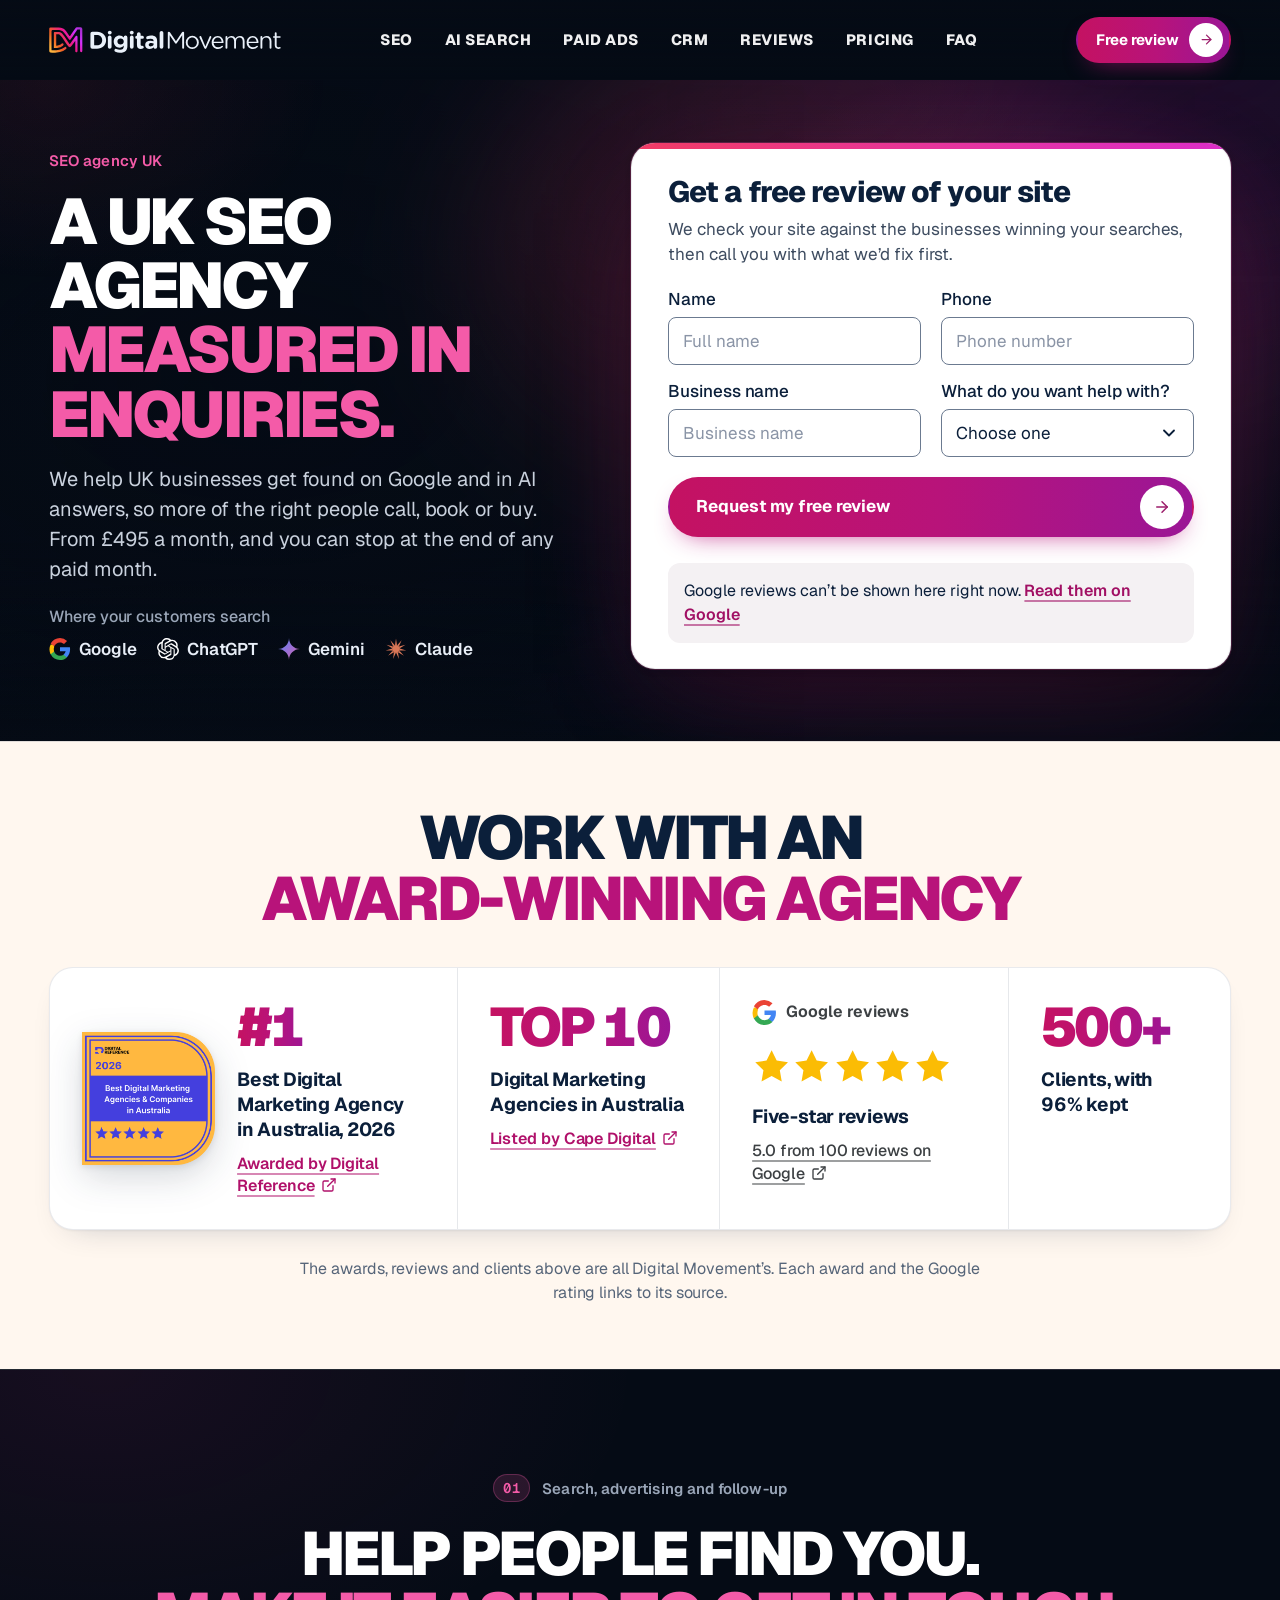
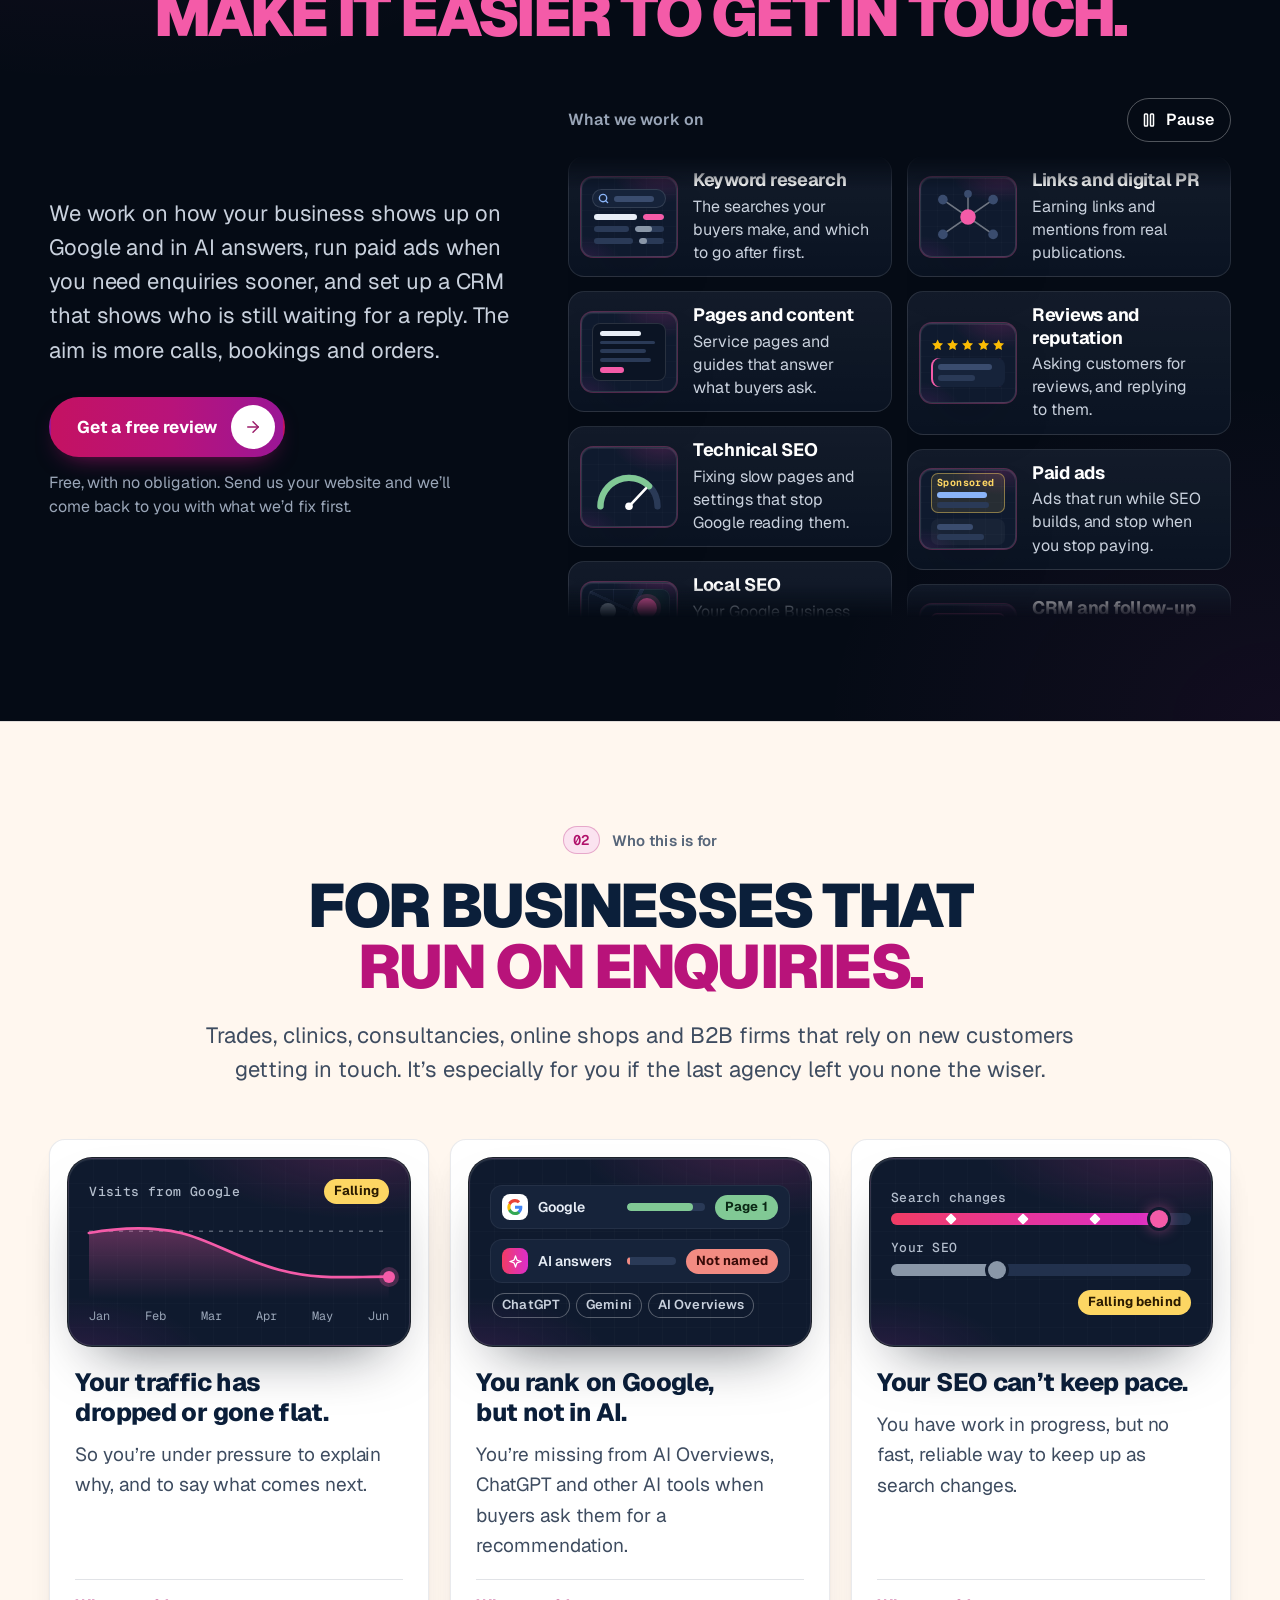
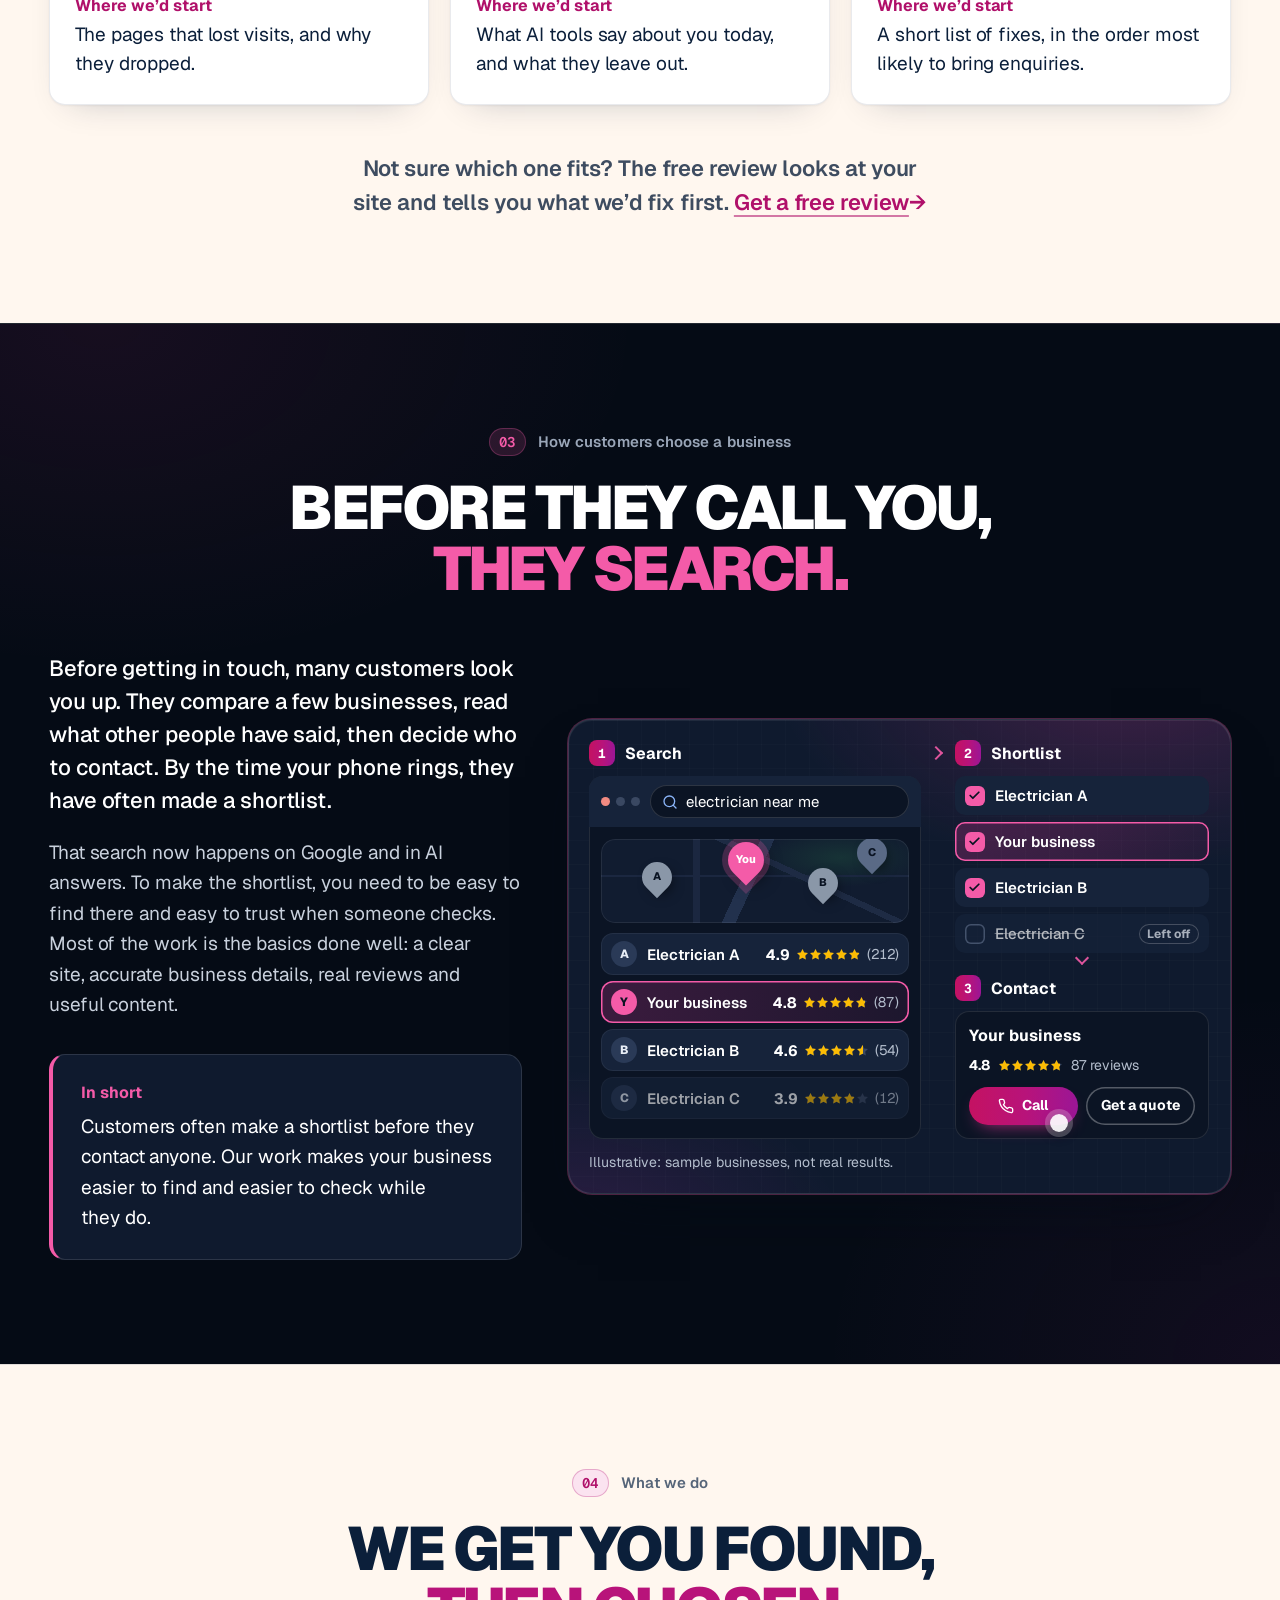
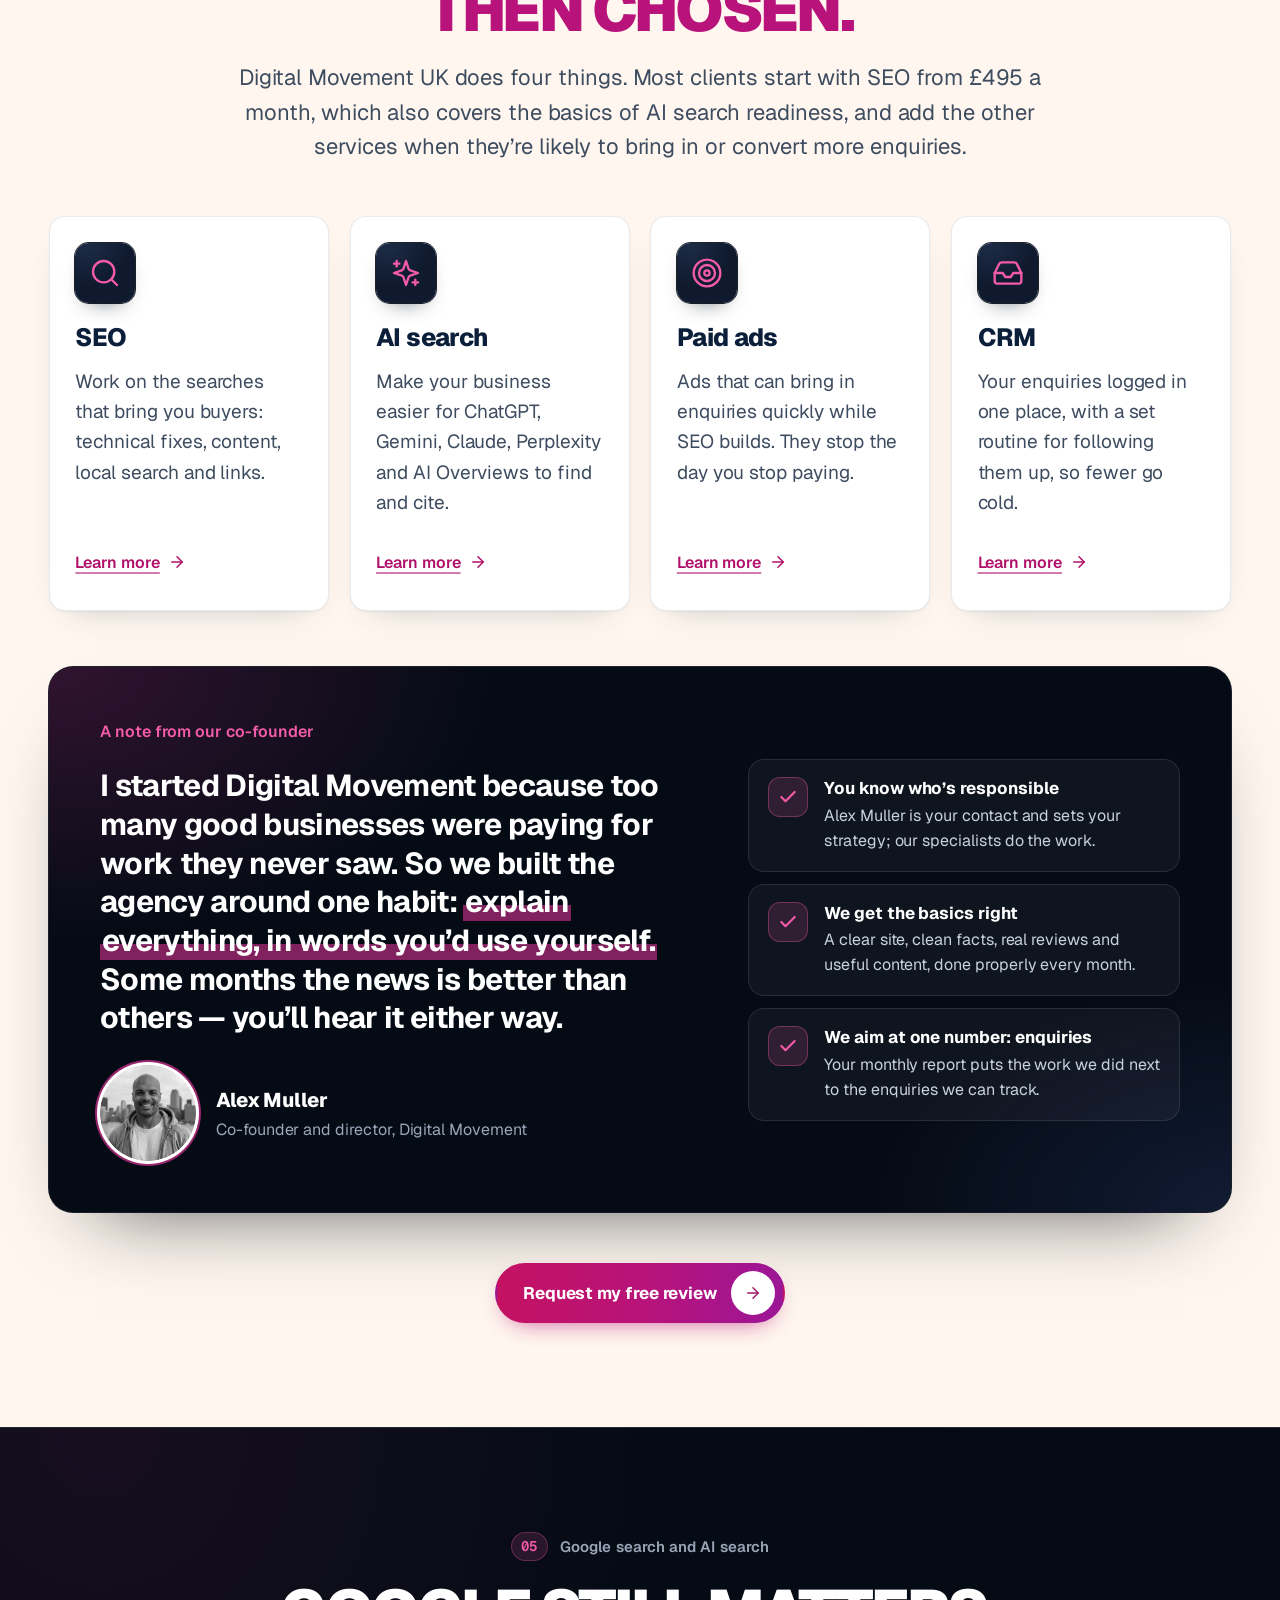
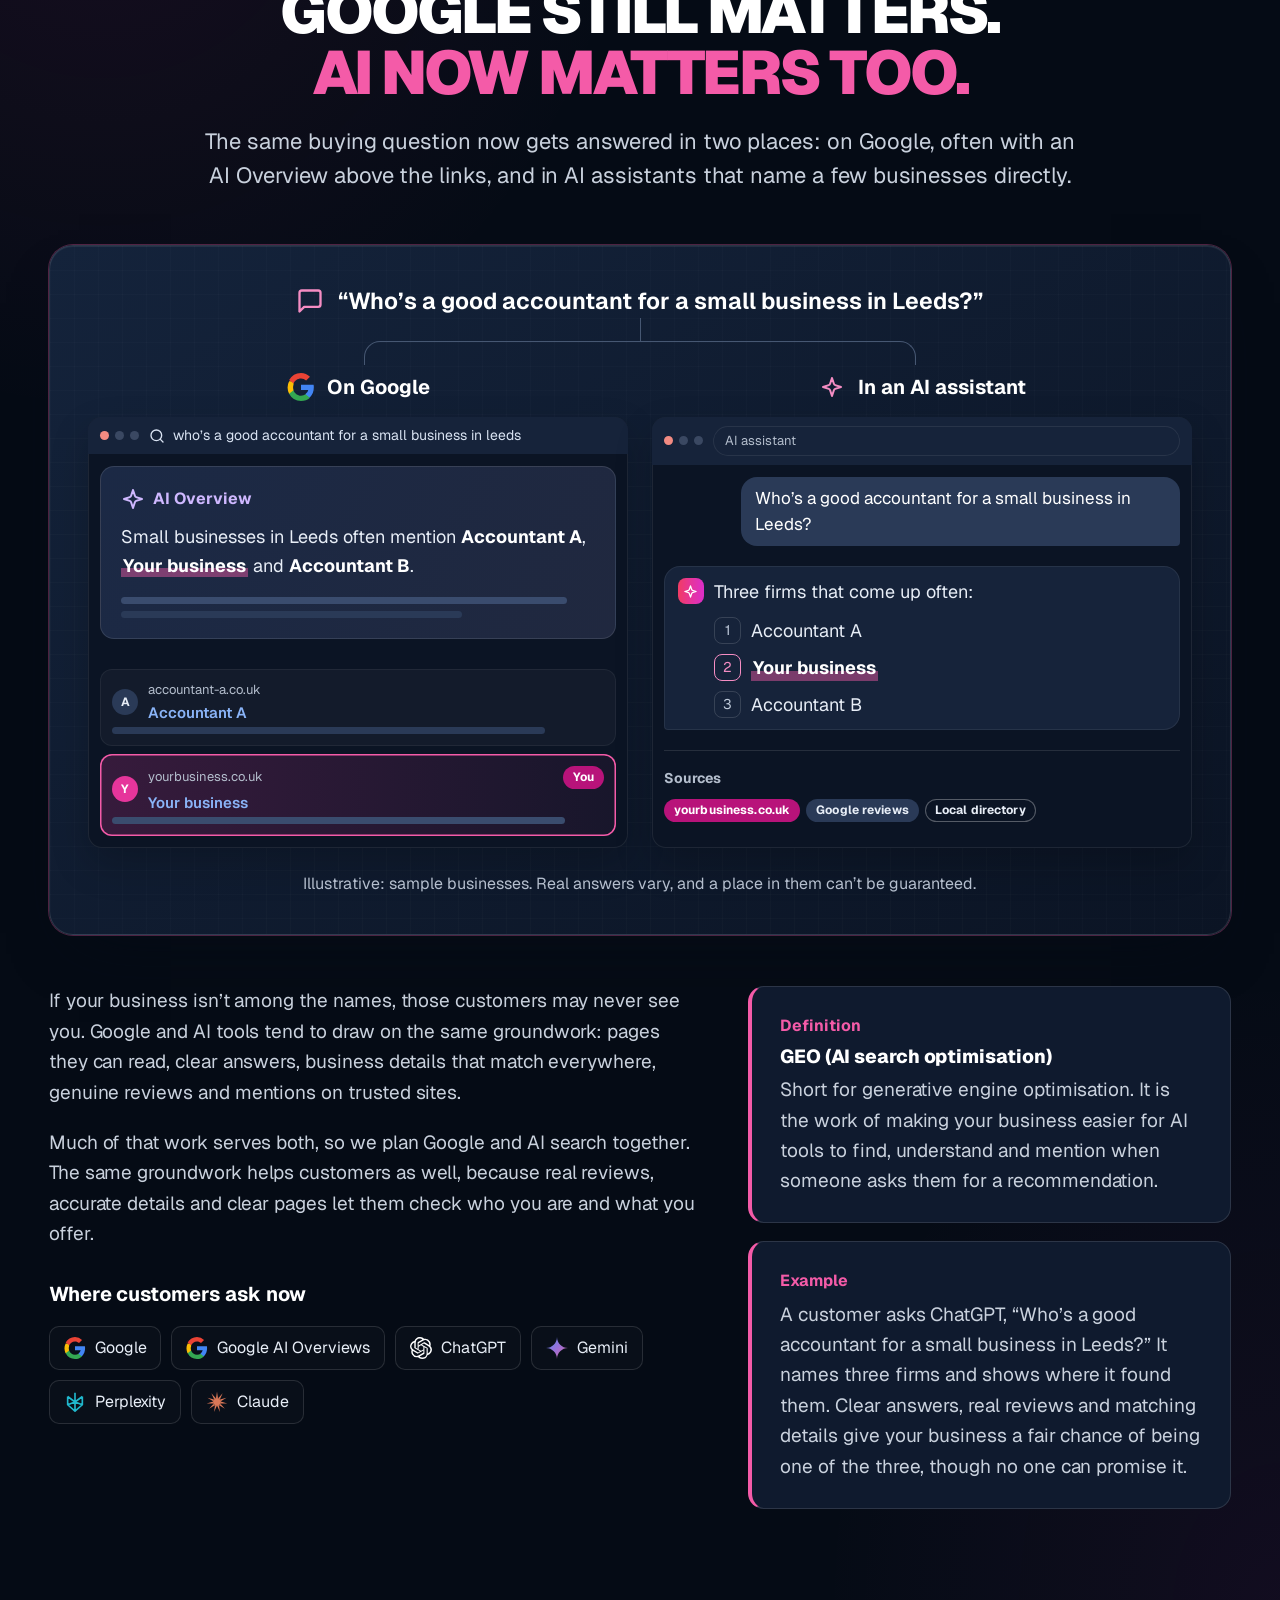
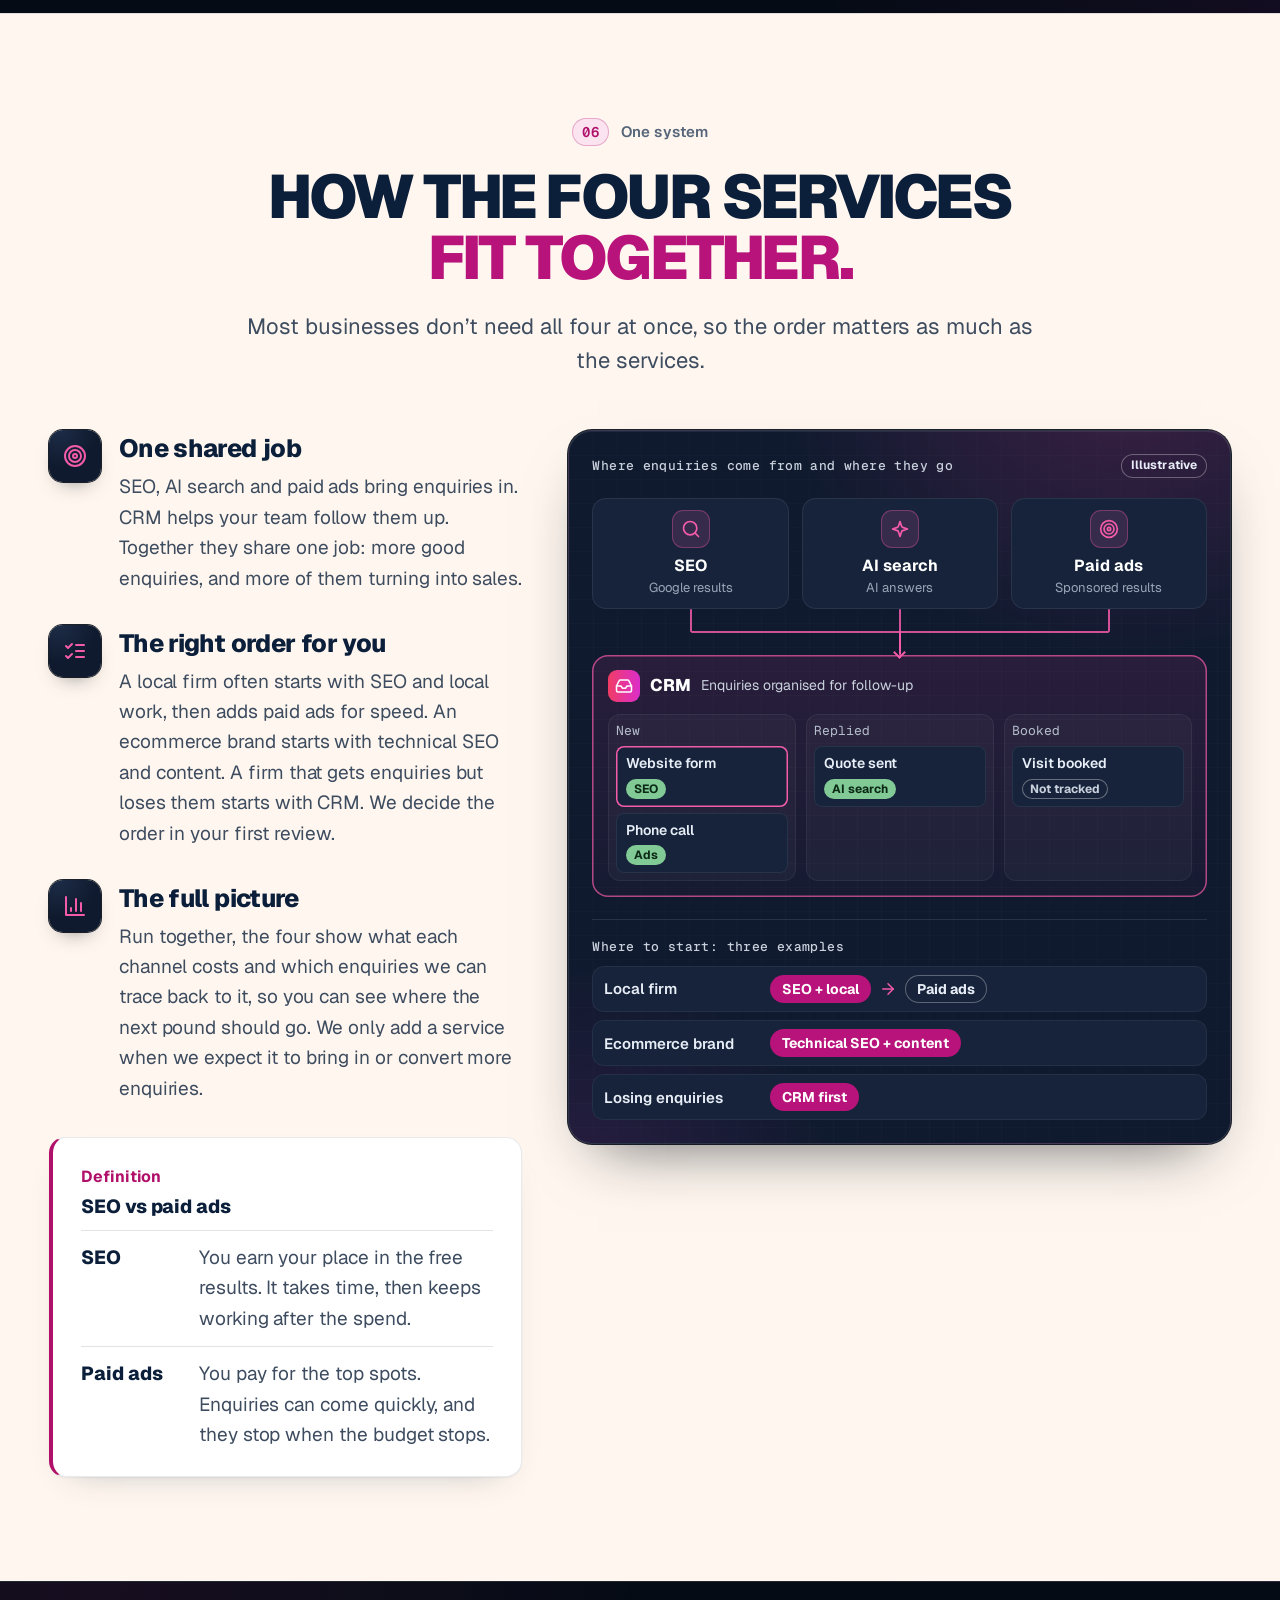
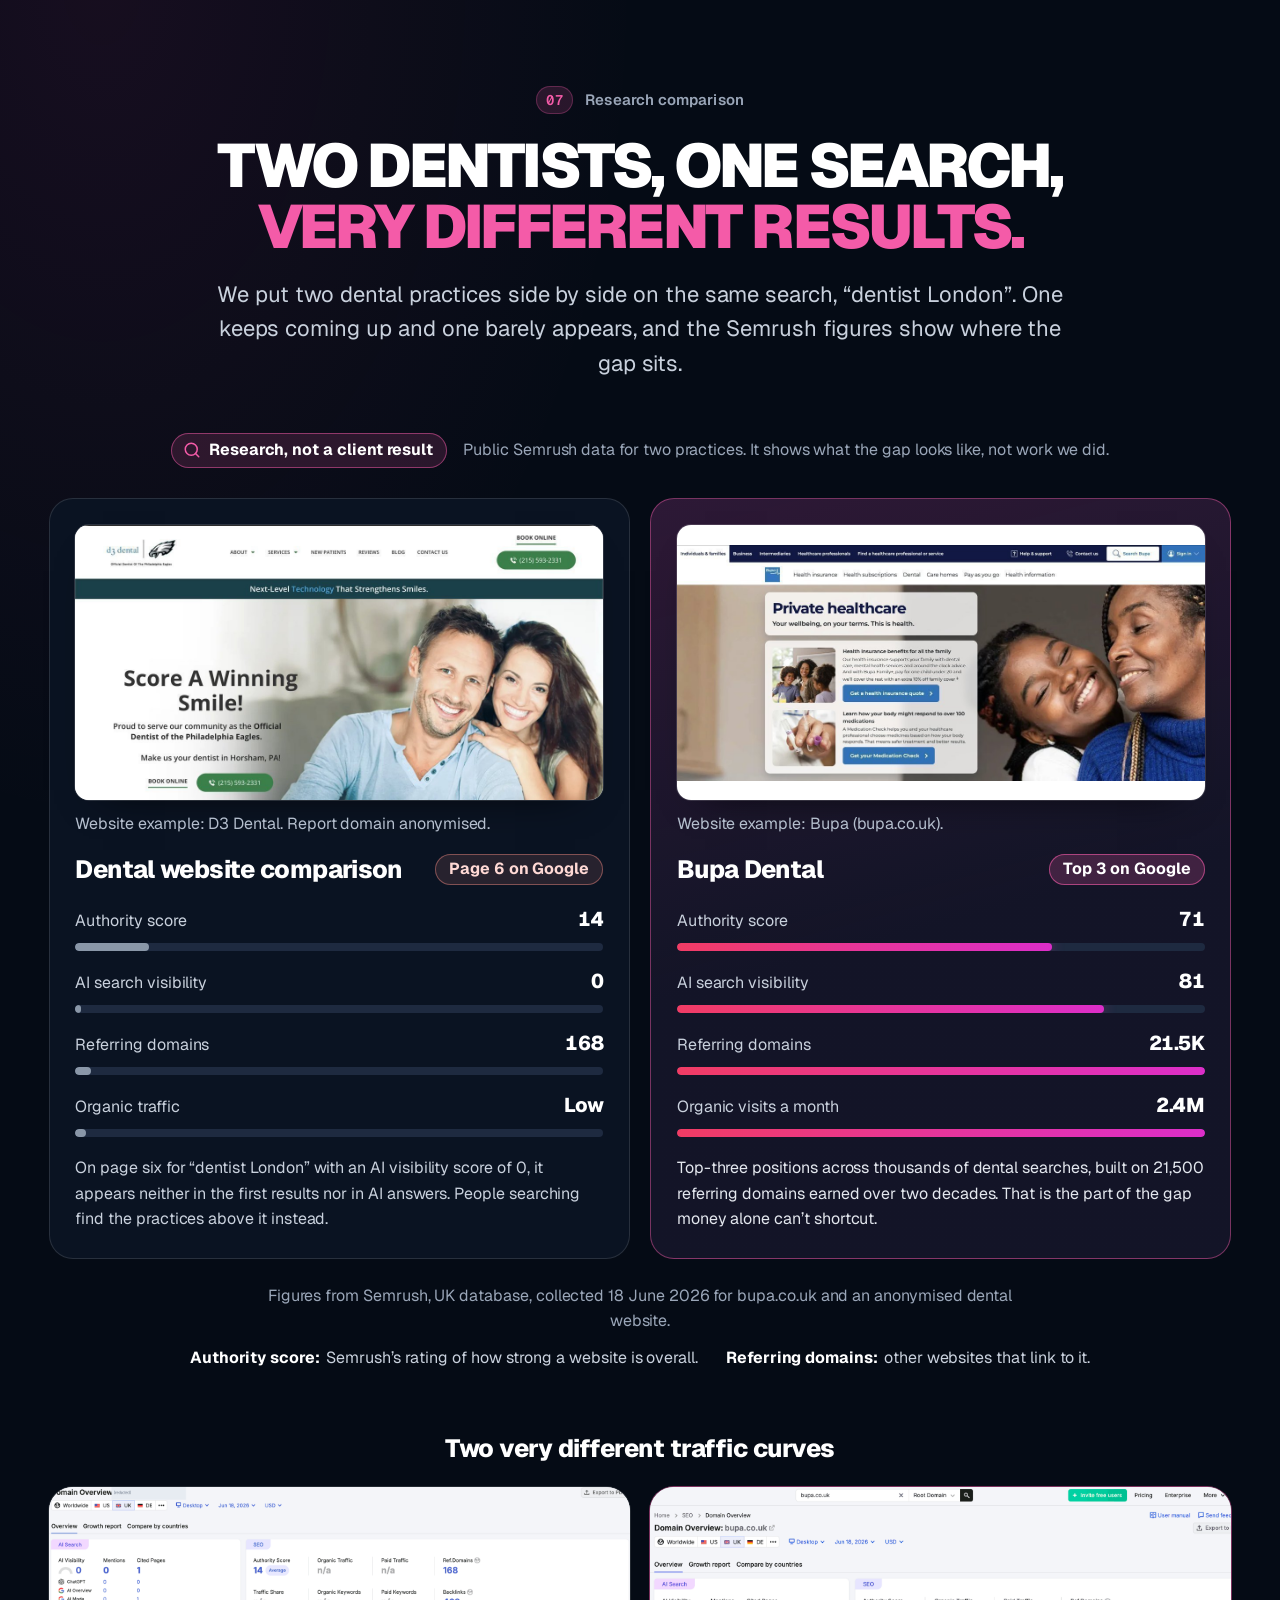
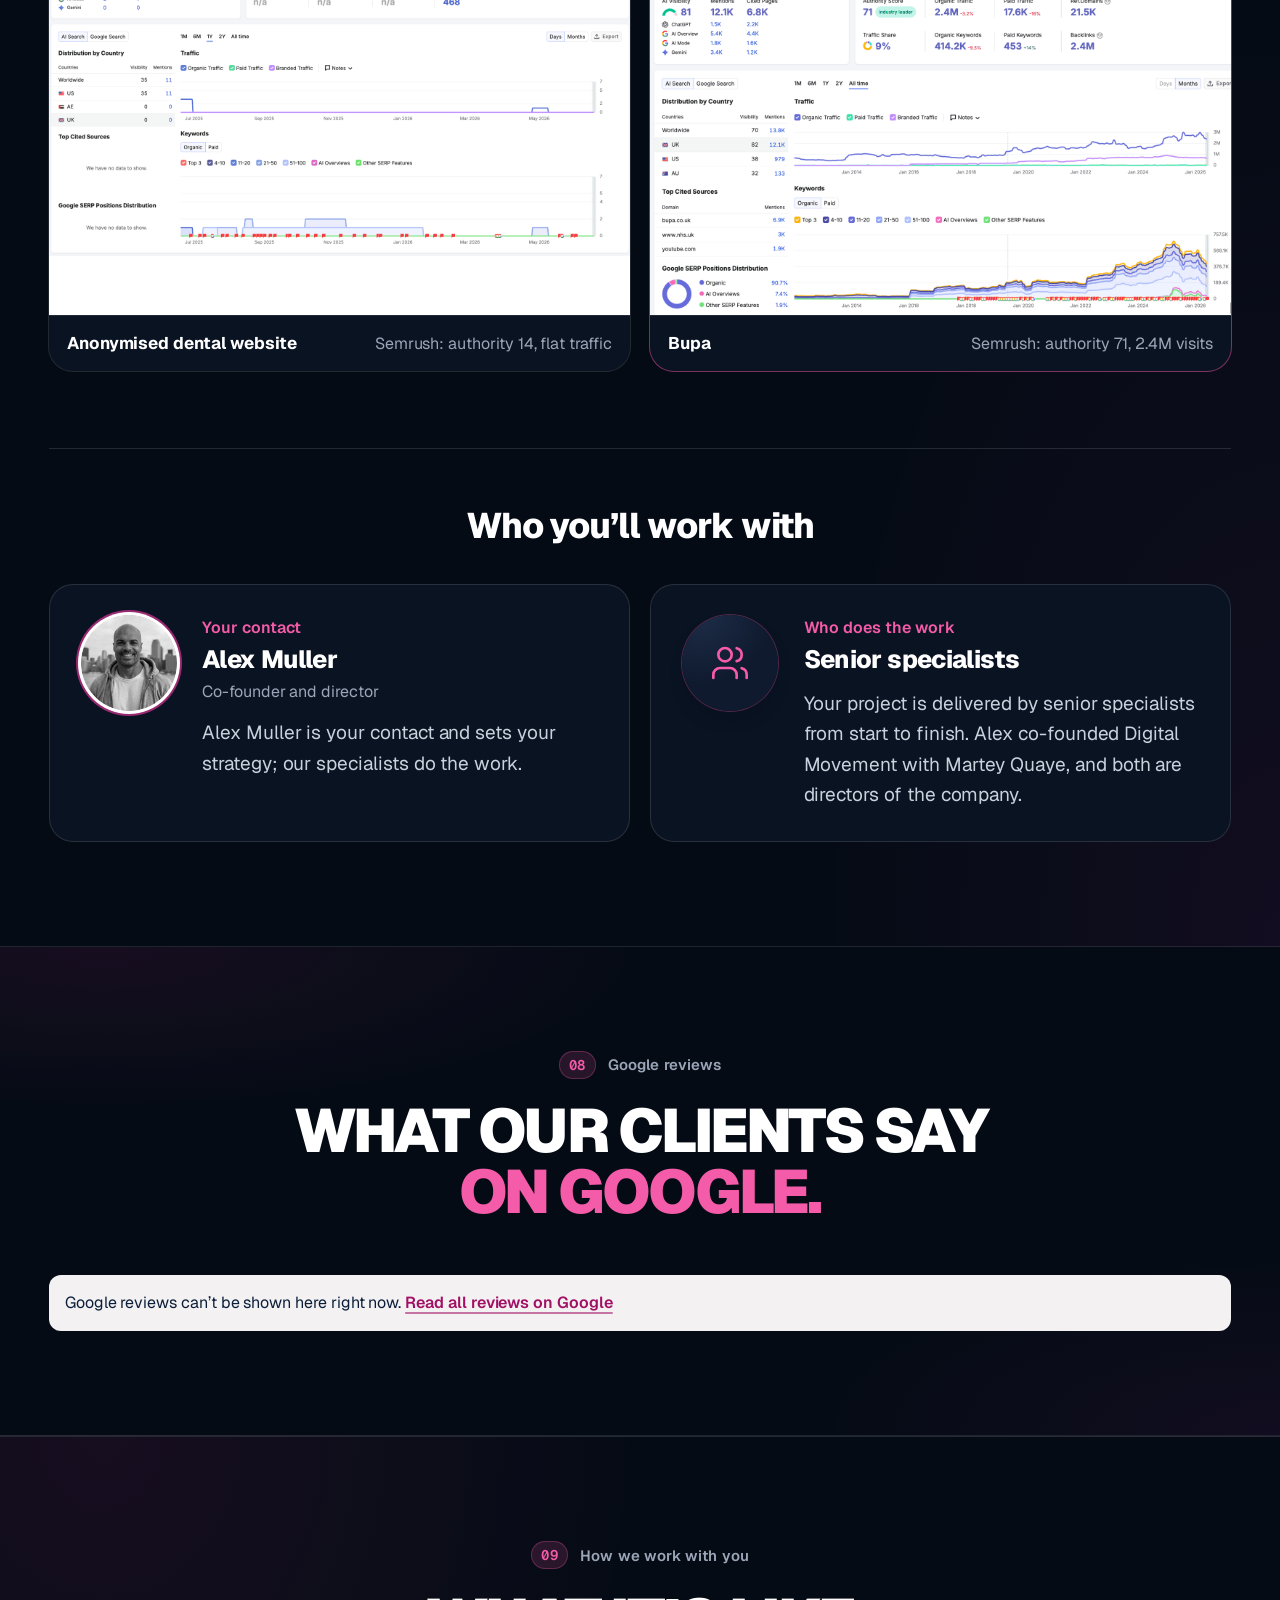
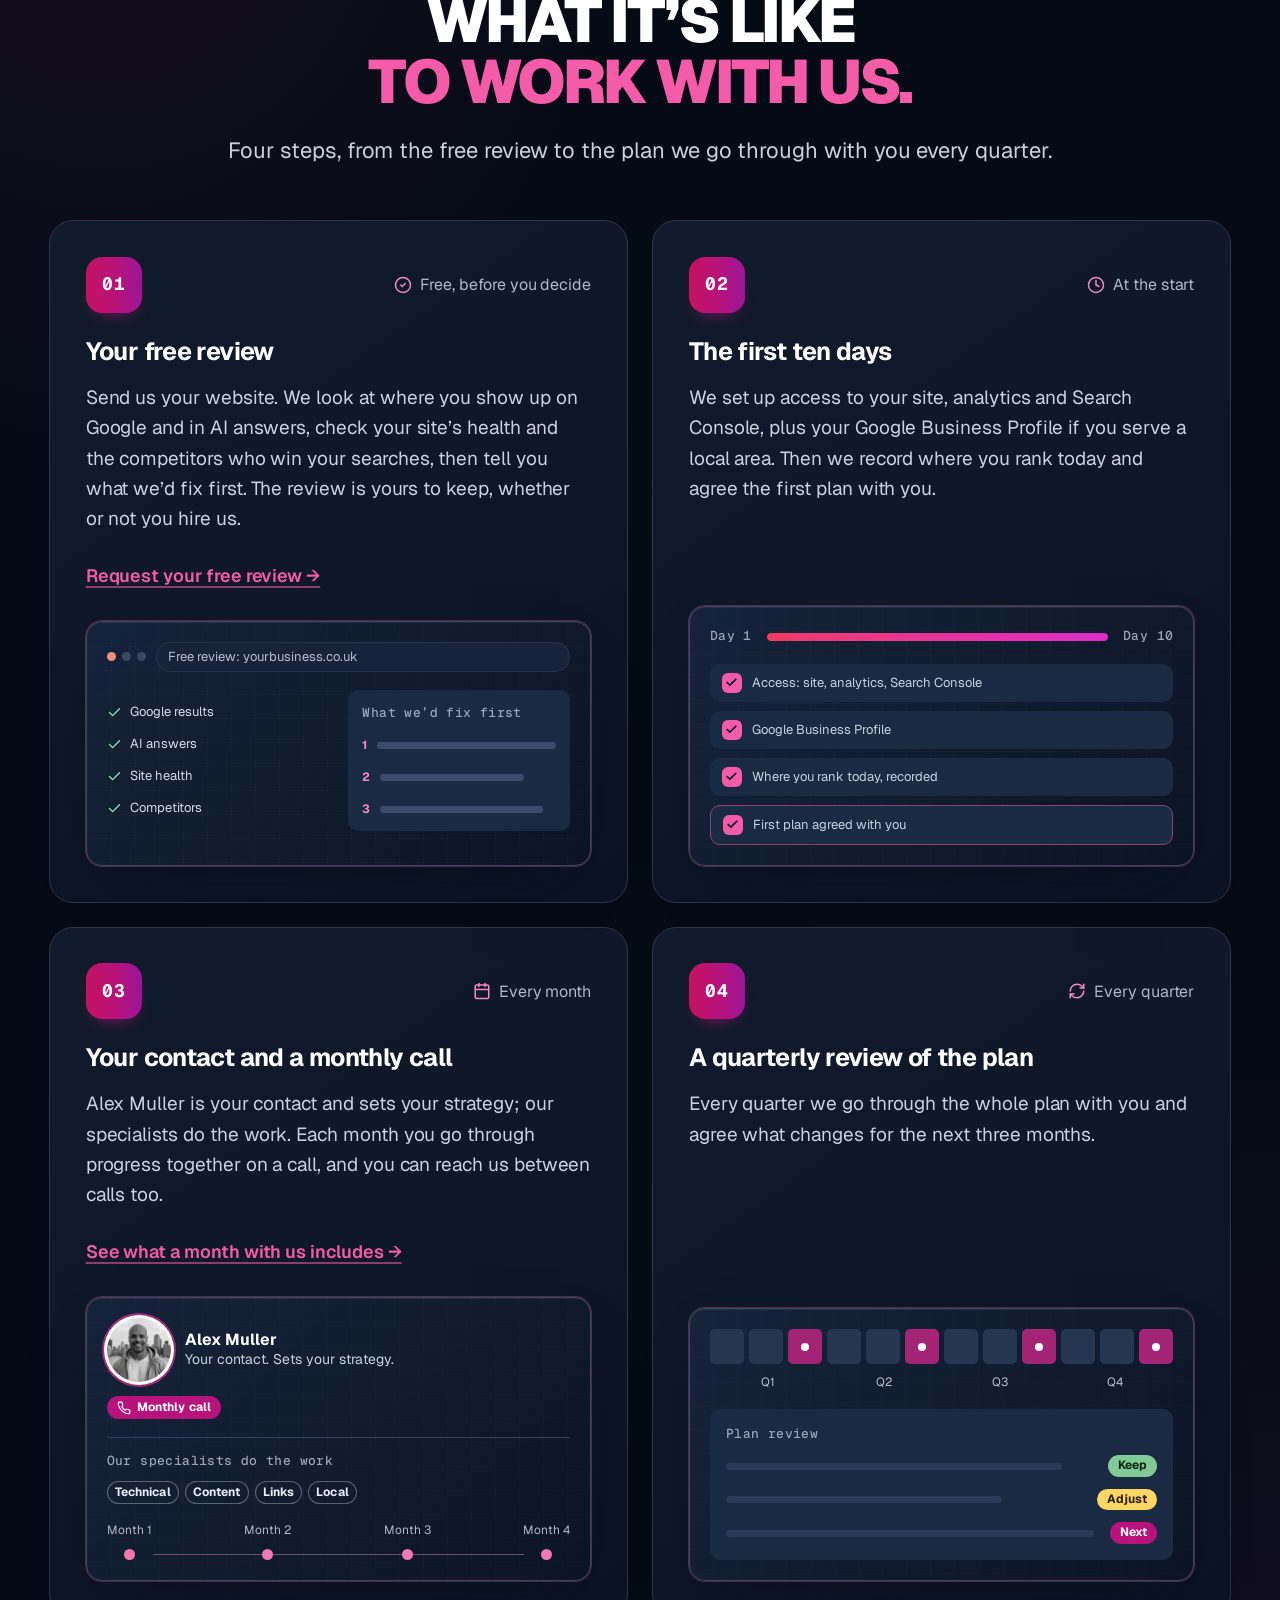
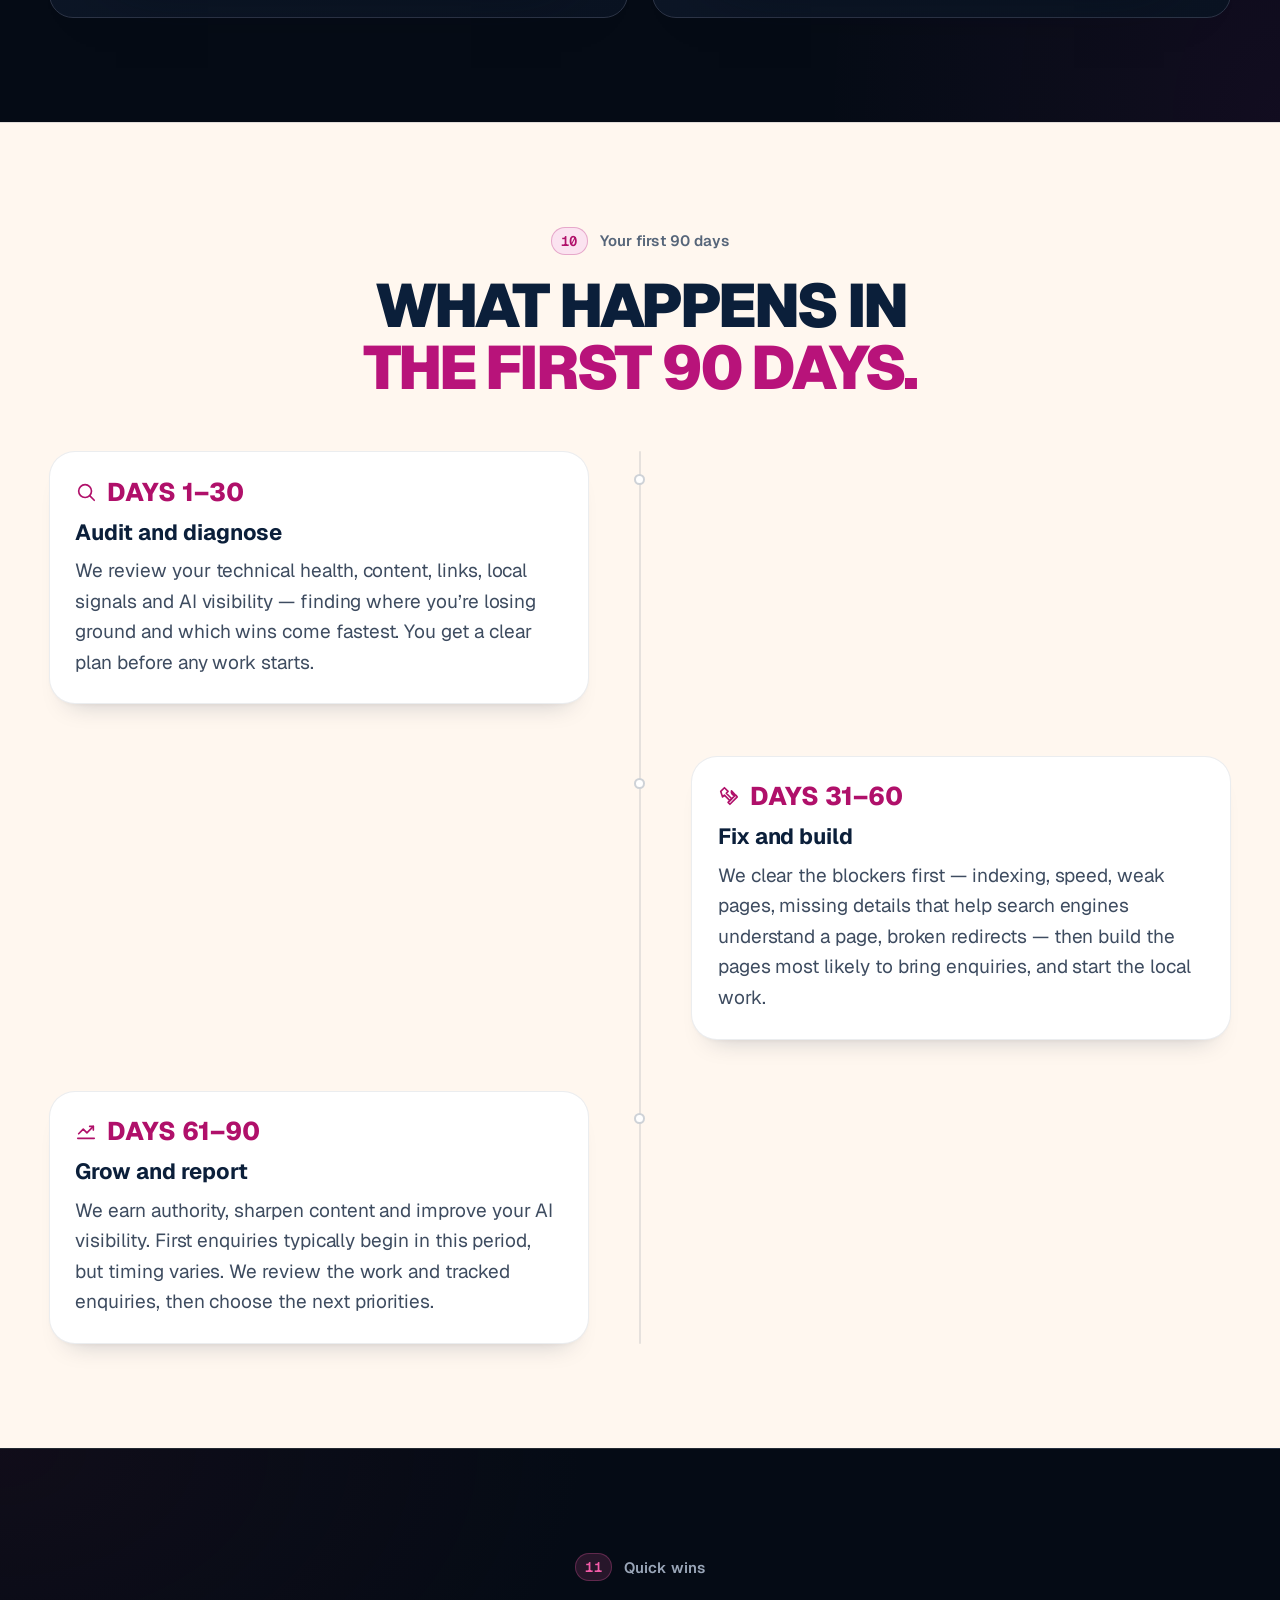
<file: index.html>
<!DOCTYPE html>

<html data-v2-preview="static" lang="en-GB">
<head>
<meta charset="utf-8"/>
<meta content="width=device-width, initial-scale=1, viewport-fit=cover" name="viewport"/>
<title>SEO Agency UK for More Enquiries | Digital Movement UK</title>
<meta content="A UK SEO agency measured in enquiries. We get UK businesses found on Google and in AI answers, from £495 a month, month to month." name="description"/>
<meta content="noindex, nofollow" name="robots"/>
<meta content="#0B0A0D" name="theme-color"/>
<meta content="website" property="og:type"/>
<meta content="Digital Movement UK" property="og:site_name"/>
<meta content="en_GB" property="og:locale"/>
<meta content="https://aavancena-web.github.io/DMUK-Redesign/" property="og:url"/>
<meta content="https://aavancena-web.github.io/DMUK-Redesign/assets/v2/share-preview.jpg" property="og:image"/>
<meta content="1200" property="og:image:width"/>
<meta content="630" property="og:image:height"/>
<meta content="Digital Movement UK — more enquiries from Google and AI search" property="og:image:alt"/>
<meta content="summary_large_image" name="twitter:card"/>
<meta content="https://aavancena-web.github.io/DMUK-Redesign/assets/v2/share-preview.jpg" name="twitter:image"/>
<meta content="Digital Movement UK — more enquiries from Google and AI search" name="twitter:image:alt"/>
<link href="assets/v2/favicon.svg" rel="icon" type="image/svg+xml"/>
<link href="assets/v2/favicon.ico" rel="icon" sizes="any"/>
<meta content="SEO Agency UK for More Enquiries | Digital Movement UK" property="og:title"/>
<meta content="A UK SEO agency measured in enquiries. We get UK businesses found on Google and in AI answers, from £495 a month, month to month." property="og:description"/>
<script>document.documentElement.classList.add('v2-js')</script>
<link href="https://fonts.googleapis.com" rel="preconnect"/>
<link crossorigin="" href="https://fonts.gstatic.com" rel="preconnect"/>
<link href="https://fonts.googleapis.com/css2?family=Geist:wght@400;500;600;700;800;900&amp;family=Geist+Mono:wght@400;500;700&amp;display=swap" rel="stylesheet"/>
<link href="assets/site.css?v=23" rel="stylesheet"/>
<link href="assets/dmuk.css?v=23" rel="stylesheet"/>
<link href="assets/v2/home.css?v=ccb7bfa3" rel="stylesheet"/>
<link href="assets/v2/refine.css?v=4" rel="stylesheet"/>
<script defer="" src="assets/site.js?v=23"></script>
<script defer="" src="assets/cards.js?v=23"></script>
<script defer="" src="assets/v2/home.js?v=20261028"></script>
<!-- concept build: noindex until approved. Canonical on launch: https://digitalmovement.uk/ -->
</head>
<body>
<!-- v2 reading order (IA owner: foundation; see docs/IA-v2.md). The include order IS the page order;
     file prefixes are stable ids, not positions. Visible section numbers come from docs/IA-v2.md. -->
<!-- 010 HEADER -->
<a class="skip-link" href="#main">Skip to content</a>
<header class="v2-header" id="siteHeader">
<div class="v2-header__bar v2-rail">
<a aria-label="Digital Movement UK, back to top" class="v2-header__brand" href="#home"><img alt="Digital Movement" class="v2-header__logo" height="104" src="assets/dm-logo-light.svg" width="932"/></a>
<nav aria-label="Main" class="v2-header__nav">
<ul class="v2-header__list">
<li><a href="https://digitalmovement.uk/seo-services/">SEO</a></li>
<li><a href="https://digitalmovement.uk/ai-search-optimisation/">AI Search</a></li>
<li><a href="https://digitalmovement.uk/ppc-agency/">Paid Ads</a></li>
<li><a href="https://digitalmovement.uk/crm/">CRM</a></li>
<li><a href="#reviews">Reviews</a></li>
<li><a href="#pricing">Pricing</a></li>
<li><a href="#faq">FAQ</a></li>
</ul>
</nav>
<a class="v2-btn v2-btn--primary v2-btn--sm v2-header__cta" href="#contact"><span class="v2-btn__label">Free review</span><span aria-hidden="true" class="v2-btn__arrow"><svg class="v2-icon" viewbox="0 0 24 24"><path d="M5 12h14"></path><path d="m12 5 7 7-7 7"></path></svg></span></a>
<button aria-controls="v2-menu" aria-expanded="false" class="v2-menu-btn" id="v2-menu-btn" type="button"><span class="v2-visually-hidden" data-v2-menu-label="">Open menu</span><span aria-hidden="true" class="v2-menu-btn__bars"></span></button>
</div>
</header>
<div aria-label="Menu" aria-modal="true" class="v2-menu" hidden="" id="v2-menu" role="dialog">
<div class="v2-menu__panel">
<nav aria-label="Menu" class="v2-menu__nav">
<ul class="v2-menu__list">
<li><a class="v2-menu__link" href="https://digitalmovement.uk/seo-services/"><span>SEO</span><svg aria-hidden="true" class="v2-icon" viewbox="0 0 24 24"><path d="m9 6 6 6-6 6"></path></svg></a></li>
<li><a class="v2-menu__link" href="https://digitalmovement.uk/ai-search-optimisation/"><span>AI Search</span><svg aria-hidden="true" class="v2-icon" viewbox="0 0 24 24"><path d="m9 6 6 6-6 6"></path></svg></a></li>
<li><a class="v2-menu__link" href="https://digitalmovement.uk/ppc-agency/"><span>Paid Ads</span><svg aria-hidden="true" class="v2-icon" viewbox="0 0 24 24"><path d="m9 6 6 6-6 6"></path></svg></a></li>
<li><a class="v2-menu__link" href="https://digitalmovement.uk/crm/"><span>CRM</span><svg aria-hidden="true" class="v2-icon" viewbox="0 0 24 24"><path d="m9 6 6 6-6 6"></path></svg></a></li>
<li><a class="v2-menu__link" href="#reviews"><span>Reviews</span><svg aria-hidden="true" class="v2-icon" viewbox="0 0 24 24"><path d="m9 6 6 6-6 6"></path></svg></a></li>
<li><a class="v2-menu__link" href="#pricing"><span>Pricing</span><svg aria-hidden="true" class="v2-icon" viewbox="0 0 24 24"><path d="m9 6 6 6-6 6"></path></svg></a></li>
<li><a class="v2-menu__link" href="#faq"><span>FAQ</span><svg aria-hidden="true" class="v2-icon" viewbox="0 0 24 24"><path d="m9 6 6 6-6 6"></path></svg></a></li>
</ul>
</nav>
<div class="v2-menu__foot">
<a class="v2-menu__phone" href="tel:+447865064463"><svg aria-hidden="true" class="v2-icon" viewbox="0 0 24 24"><path d="M22 16.9v3a2 2 0 0 1-2.2 2 19.8 19.8 0 0 1-8.6-3.1 19.5 19.5 0 0 1-6-6A19.8 19.8 0 0 1 2.1 4.2 2 2 0 0 1 4.1 2h3a2 2 0 0 1 2 1.7c.1 1 .4 1.9.7 2.8a2 2 0 0 1-.5 2.1L8.1 9.9a16 16 0 0 0 6 6l1.3-1.2a2 2 0 0 1 2.1-.5c.9.3 1.8.6 2.8.7a2 2 0 0 1 1.7 2z"></path></svg><span>Call <span class="v2-nowrap">+44 7865 064463</span></span></a>
<a class="v2-btn v2-btn--primary v2-btn--block" href="#contact"><span class="v2-btn__label">Free review</span><span aria-hidden="true" class="v2-btn__arrow"><svg class="v2-icon" viewbox="0 0 24 24"><path d="M5 12h14"></path><path d="m12 5 7 7-7 7"></path></svg></span></a>
<p class="v2-menu__fine">Digital Movement Marketing Ltd · London</p>
</div>
</div>
</div>
<main id="main">
<!-- hero (unnumbered) -->
<!-- HERO (unnumbered, surface ink). Owner: hero-forms packet. v2 rebuild 2026-10-26.
     Original GitHub fluid ink restored by user request, 27 October 2026; Pause/Play and reduced-motion controls.
     Form markup follows docs/CONTRACTS-v2.md section 2.2 exactly (ENG js/002-forms.js binds form[data-v2-form]).
     The compact Google reviews widget is included directly after </form>, under the submit button (U04). -->
<section aria-labelledby="hero-title" class="v2-sec v2-sec--ink v2-hero" id="home">
<canvas aria-hidden="true" class="v2-hero__fluid" id="fluid"></canvas>
<div aria-hidden="true" class="v2-hero__fluid-veil"></div>
<div class="v2-rail v2-hero__grid">
<div class="v2-hero__copy">
<div class="v2-hero__meta">
<p class="v2-eyebrow v2-hero__eyebrow v2-enter">SEO agency UK</p>
</div>
<h1 class="v2-h1 v2-hero__title v2-enter" id="hero-title" style="--v2-enter-delay:.04s"><span class="v2-h1__l1">A UK SEO agency</span> <span class="v2-h1__l2">measured in enquiries.</span></h1>
<p class="v2-hero__sub v2-enter" style="--v2-enter-delay:.1s">We help UK businesses get found on Google and in AI answers, so more of the right people call, book or buy.<span class="v2-hero__sub-more"> From £495 a month, and you can stop at the end of any paid month.</span></p>
<div class="v2-hero__where v2-enter" style="--v2-enter-delay:.16s">
<p class="v2-hero__where-label" id="hero-where-label">Where your customers search</p>
<ul aria-labelledby="hero-where-label" class="v2-hero__marks">
<li><svg aria-hidden="true" focusable="false" height="22" viewbox="0 0 24 24" width="22"><path d="M23 12.3c0-.8-.1-1.6-.2-2.3H12v4.5h6.2a5.3 5.3 0 0 1-2.3 3.5v2.9h3.7c2.2-2 3.4-5 3.4-8.6z" fill="#4285F4"></path><path d="M12 24c3.1 0 5.7-1 7.6-2.8l-3.7-2.9c-1 .7-2.3 1.1-3.9 1.1-3 0-5.5-2-6.4-4.7H1.8v3a12 12 0 0 0 10.2 6.3z" fill="#34A853"></path><path d="M5.6 14.7a7.2 7.2 0 0 1 0-4.6v-3H1.8a12 12 0 0 0 0 10.6l3.8-3z" fill="#FBBC05"></path><path d="M12 4.8c1.7 0 3.2.6 4.4 1.7l3.3-3.3A11.6 11.6 0 0 0 12 0 12 12 0 0 0 1.8 6.1l3.8 3C6.5 6.7 9 4.8 12 4.8z" fill="#EA4335"></path></svg>Google</li>
<li><svg aria-hidden="true" focusable="false" height="22" viewbox="0 0 24 24" width="22"><path d="M22.28 9.82a5.98 5.98 0 0 0-.51-4.91 6.05 6.05 0 0 0-6.51-2.9A6.07 6.07 0 0 0 4.98 4.18a5.98 5.98 0 0 0-4 2.9 6.05 6.05 0 0 0 .75 7.1 5.98 5.98 0 0 0 .51 4.91 6.05 6.05 0 0 0 6.51 2.9A5.98 5.98 0 0 0 13.26 24a6.06 6.06 0 0 0 5.77-4.21 5.99 5.99 0 0 0 4-2.9 6.06 6.06 0 0 0-.75-7.07zm-9.02 12.61a4.48 4.48 0 0 1-2.88-1.04l.14-.08 4.78-2.76a.79.79 0 0 0 .4-.68v-6.74l2.02 1.17a.07.07 0 0 1 .4.05v5.59a4.5 4.5 0 0 1-4.5 4.49zM3.6 18.3a4.47 4.47 0 0 1-.54-3.01l.15.08 4.78 2.76a.77.77 0 0 0 .78 0l5.84-3.37v2.33a.08.08 0 0 1-.3.06L9.74 19.95a4.5 4.5 0 0 1-6.14-1.65zM2.34 7.9a4.49 4.49 0 0 1 2.37-1.98v5.68a.77.77 0 0 0 .39.68l5.81 3.35-2.02 1.17a.08.08 0 0 1-.07 0l-4.83-2.79A4.5 4.5 0 0 1 2.34 7.9zm16.6 3.85L13.1 8.36l2.02-1.16a.08.08 0 0 1 .07 0l4.83 2.79a4.49 4.49 0 0 1-.68 8.1v-5.67a.79.79 0 0 0-.4-.67zm2.01-3.02-.14-.09-4.77-2.78a.78.78 0 0 0-.79 0L9.41 9.23V6.9a.07.07 0 0 1 .03-.06l4.83-2.79a4.5 4.5 0 0 1 6.68 4.66zM8.31 12.86l-2.02-1.16a.08.08 0 0 1-.04-.06V6.07a4.5 4.5 0 0 1 7.38-3.45l-.14.08L8.7 5.46a.79.79 0 0 0-.39.68zm1.1-2.36 2.6-1.5 2.6 1.5v3l-2.6 1.5-2.6-1.5z" fill="#ffffff"></path></svg>ChatGPT</li>
<li><svg aria-hidden="true" focusable="false" height="22" viewbox="0 0 24 24" width="22"><defs><lineargradient id="hero-gem" x1="0" x2="1" y1="0" y2="1"><stop offset="0%" stop-color="#4E8DF5"></stop><stop offset="52%" stop-color="#9C6FD6"></stop><stop offset="100%" stop-color="#D96BA0"></stop></lineargradient></defs><path d="M12 0c0 6.63 5.37 12 12 12-6.63 0-12 5.37-12 12 0-6.63-5.37-12-12-12C6.63 12 12 6.63 12 0z" fill="url(#hero-gem)"></path></svg>Gemini</li>
<li><svg aria-hidden="true" focusable="false" height="22" viewbox="0 0 24 24" width="22"><path d="M10.91 7.94L12.00 0.60L13.09 7.94ZM13.28 8.00L18.16 2.41L15.11 9.18ZM15.24 9.32L22.37 7.26L16.14 11.31ZM16.17 11.50L23.28 13.62L15.86 13.66ZM15.78 13.83L20.62 19.47L14.35 15.48ZM14.19 15.58L15.21 22.94L12.10 16.20ZM11.90 16.20L8.79 22.94L9.81 15.58ZM9.65 15.48L3.38 19.47L8.22 13.83ZM8.14 13.66L0.72 13.62L7.83 11.50ZM7.86 11.31L1.63 7.26L8.76 9.32ZM8.89 9.18L5.84 2.41L10.72 8.00ZM12 7.80A4.2 4.2 0 1 0 12 16.20A4.2 4.2 0 1 0 12 7.80Z" fill="#D97757"></path></svg>Claude</li>
</ul>
</div>
</div>
<div class="v2-formcard v2-hero__card v2-enter" id="free-review" style="--v2-enter-delay:.12s">
<div class="v2-formcard__head">
<h2 class="v2-formcard__title" id="hf-title">Get a free review of your site</h2>
<p class="v2-formcard__intro" id="hf-intro">We check your site against the businesses winning your searches, then call you with what we’d fix first.</p>
</div>
<form action="/api/enquiry" aria-describedby="hf-intro" aria-labelledby="hf-title" class="v2-form" data-state="idle" data-v2-endpoint="/api/enquiry" data-v2-form="hero" id="hf" method="post" novalidate="">
<div aria-labelledby="hf-errsum-title" class="v2-errsum" hidden="" id="hf-errsum" tabindex="-1">
<h3 class="v2-errsum__title" id="hf-errsum-title">Check these details</h3>
<ul class="v2-errsum__list" data-v2-errsum-list=""></ul>
</div>
<div class="v2-form__fields" data-v2-form-fields="">
<div class="v2-form__row v2-form__row--2">
<div class="v2-field">
<label class="v2-label" for="hf-name">Name</label>
<input aria-describedby="hf-name-error" autocapitalize="words" autocomplete="name" class="v2-input" data-v2-msg-required="Enter your name" data-v2-preview-control="" disabled="" id="hf-name" name="name" required="" type="text"placeholder="Full name" />
<p class="v2-error" data-v2-error="" id="hf-name-error"></p>
</div>
<div class="v2-field">
<label class="v2-label" for="hf-phone">Phone</label>
<input aria-describedby="hf-phone-error" autocomplete="tel" class="v2-input" data-v2-msg-format="Enter a UK phone number, like 07700 900123 or +44 20 7946 0000" data-v2-msg-required="Enter a phone number so we can reply" data-v2-preview-control="" disabled="" id="hf-phone" name="phone" required="" type="tel"placeholder="Phone number" />
<p class="v2-error" data-v2-error="" id="hf-phone-error"></p>
</div>
</div>
<div class="v2-form__row v2-form__row--2">
<div class="v2-field">
<label class="v2-label" for="hf-business">Business name</label>
<input aria-describedby="hf-business-error" autocomplete="organization" class="v2-input" data-v2-msg-required="Enter your business name" data-v2-preview-control="" disabled="" id="hf-business" name="business" required="" type="text"placeholder="Business name" />
<p class="v2-error" data-v2-error="" id="hf-business-error"></p>
</div>
<div class="v2-field">
<label class="v2-label" for="hf-service">What do you want help with?</label>
<select aria-describedby="hf-service-error" class="v2-input" data-v2-msg-required="Choose what you want help with" data-v2-preview-control="" disabled="" id="hf-service" name="service" required="">
<option disabled="" selected="" value="">Choose one</option>
<option value="SEO">SEO</option>
<option value="Google Ads">Google Ads</option>
<option value="Meta Ads">Meta Ads</option>
<option value="Websites">Websites</option>
<option value="CRM">CRM</option>
<option value="AI Search">AI Search</option>
</select>
<p class="v2-error" data-v2-error="" id="hf-service-error"></p>
</div>
</div>
<div aria-hidden="true" class="v2-hp"><label for="hf-company-website">Company website</label>
<input autocomplete="off" data-v2-preview-control="" disabled="" id="hf-company-website" name="company_website" tabindex="-1" type="text"/></div>
<input data-v2-preview-control="" disabled="" name="form_location" type="hidden" value="hero"/>
<input data-v2-preview-control="" disabled="" name="form_id" type="hidden" value="dmuk-home-v2-hero"/>
<button class="v2-btn v2-btn--primary v2-btn--block" data-v2-preview-control="" data-v2-sending-label="Sending…" data-v2-submit="" disabled="" id="hf-submit" type="submit">
<span class="v2-btn__label" data-v2-submit-label="">Request my free review</span>
<span aria-hidden="true" class="v2-btn__arrow"><svg class="v2-icon" viewbox="0 0 24 24"><path d="M5 12h14"></path><path d="m12 5 7 7-7 7"></path></svg></span>
</button>
</div>
<p aria-live="polite" class="v2-status" data-v2-form-status="" id="hf-status" role="status"></p>
<div aria-labelledby="hf-done-title" class="v2-form__done" data-v2-form-done="" hidden="" id="hf-done" tabindex="-1">
<span aria-hidden="true" class="v2-form__done-icon"><svg class="v2-icon" viewbox="0 0 24 24"><circle cx="12" cy="12" r="10"></circle><path d="m9 12 2 2 4-4"></path></svg></span>
<h3 class="v2-form__done-title" id="hf-done-title">Thanks, we’ve got your request</h3>
<p>We’ll look at your site and call you on the number you gave us. Want to talk sooner? Call <a class="v2-link" href="tel:+447865064463">+44 7865 064463</a>.</p>
</div>
<noscript>This design preview requires JavaScript. Requests are not sent.</noscript></form>
<!-- partials/reviews-compact.html - Google reviews widget, COMPACT variant.          Version 1.0 - 2026-10-26
     Placement: hero form card, immediately after the closing </form> so it renders directly under the submit
     button (U04). Contract: docs/CONTRACTS-v2.md section 3. Markup owner: proof packet (request changes).
     Behaviour/data: js/003-reviews-widget.js (ENG). Visuals: css/005-reviews-widget.css (proof packet).
     The values below are the no-JS fallback, read from the Google profile on 26 Oct 2026; the widget script
     replaces them from GET /api/reviews (or data/google-reviews.json) and drives data-state. No ids here:
     partials may be included more than once. -->
<div aria-busy="false" class="v2-reviews v2-reviews--compact" data-state="loading" data-v2-reviews="compact">
<a class="v2-reviews__summary" data-v2-reviews-live="summary" data-v2-reviews-profile="" href="https://www.google.com/maps/place/?q=place_id:ChIJuTdQJjZp1moR_AEpV_uVCp8" rel="noopener noreferrer" target="_blank">
<span class="v2-reviews__g"><svg aria-hidden="true" focusable="false" height="24" viewbox="0 0 24 24" width="24"><path d="M23 12.3c0-.8-.1-1.6-.2-2.3H12v4.5h6.2a5.3 5.3 0 0 1-2.3 3.5v2.9h3.7c2.2-2 3.4-5 3.4-8.6z" fill="#4285F4"></path><path d="M12 24c3.1 0 5.7-1 7.6-2.8l-3.7-2.9c-1 .7-2.3 1.1-3.9 1.1-3 0-5.5-2-6.4-4.7H1.8v3a12 12 0 0 0 10.2 6.3z" fill="#34A853"></path><path d="M5.6 14.7a7.2 7.2 0 0 1 0-4.6v-3H1.8a12 12 0 0 0 0 10.6l3.8-3z" fill="#FBBC05"></path><path d="M12 4.8c1.7 0 3.2.6 4.4 1.7l3.3-3.3A11.6 11.6 0 0 0 12 0 12 12 0 0 0 1.8 6.1l3.8 3C6.5 6.7 9 4.8 12 4.8z" fill="#EA4335"></path></svg></span>
<span class="v2-reviews__score"><span class="v2-reviews__rating" data-v2-reviews-rating="">5.0</span><span class="v2-visually-hidden"> out of 5,</span> <span aria-hidden="true" class="v2-stars" data-v2-reviews-stars=""><svg aria-hidden="true" focusable="false" viewbox="0 0 24 24"><path d="M12 2.5l2.9 6.1 6.6.8-4.9 4.6 1.3 6.6L12 17.3l-5.9 3.3 1.3-6.6-4.9-4.6 6.6-.8z"></path></svg><svg aria-hidden="true" focusable="false" viewbox="0 0 24 24"><path d="M12 2.5l2.9 6.1 6.6.8-4.9 4.6 1.3 6.6L12 17.3l-5.9 3.3 1.3-6.6-4.9-4.6 6.6-.8z"></path></svg><svg aria-hidden="true" focusable="false" viewbox="0 0 24 24"><path d="M12 2.5l2.9 6.1 6.6.8-4.9 4.6 1.3 6.6L12 17.3l-5.9 3.3 1.3-6.6-4.9-4.6 6.6-.8z"></path></svg><svg aria-hidden="true" focusable="false" viewbox="0 0 24 24"><path d="M12 2.5l2.9 6.1 6.6.8-4.9 4.6 1.3 6.6L12 17.3l-5.9 3.3 1.3-6.6-4.9-4.6 6.6-.8z"></path></svg><svg aria-hidden="true" focusable="false" viewbox="0 0 24 24"><path d="M12 2.5l2.9 6.1 6.6.8-4.9 4.6 1.3 6.6L12 17.3l-5.9 3.3 1.3-6.6-4.9-4.6 6.6-.8z"></path></svg></span></span>
<span class="v2-reviews__count"><span data-v2-reviews-count="">100</span> reviews on Google</span><span class="v2-visually-hidden"> (opens in a new tab)</span>
</a>
<span class="v2-reviews__people" data-v2-reviews-live="people" data-v2-reviews-people="" hidden=""></span>
<p class="v2-reviews__msg" data-v2-reviews-msg="" hidden=""><span data-v2-reviews-msg-text="">Google reviews can’t be shown here right now.</span> <a class="v2-link" href="https://www.google.com/maps/place/Digital+Movement/@-37.8177182,144.9579593,17z/data=!4m8!3m7!1s0x6ad66936265037b9:0x9f0a95fb572901fc!9m1!1b1" rel="noopener noreferrer" target="_blank">Read them on Google<span class="v2-visually-hidden"> (opens in a new tab)</span></a></p>
</div>
</div>
</div>
</section>
<!-- proof strip (unnumbered) -->
<!-- PROOF STRIP (unnumbered) - proof packet. Version 2.0 - 2026-10-26
     U02 Five-star reviews (emoji stars, settled, no counter), U05 genuine Digital Reference badge + source link,
     U06 500+ with a full-size plus (plain text, no <sup>, no [data-count]), H07 one-team attribution + source links.
     Award statement kept as drafted (D06/D14). Cape Digital: "Listed by" (FACTS AW06). No legacy hooks. -->
<section aria-labelledby="proof-title" class="v2-sec v2-sec--cream v2-sec--tight v2-proofstrip" id="proof">
<div class="v2-rail">
<div class="v2-head v2-proofstrip__head" data-v2-reveal="fade">
<h2 class="v2-h2" id="proof-title"><span class="v2-h2__l1">Work with an</span> <span class="v2-h2__l2">award-winning agency</span></h2>
</div>
<ul class="v2-proofstrip__list" data-v2-stagger="" role="list">
<li class="v2-proofstrip__item v2-proofstrip__item--award" data-v2-reveal="">
<img alt="Digital Reference 2026 badge: Best Digital Marketing Agencies &amp; Companies in Australia" class="v2-proofstrip__badge" decoding="async" height="1000" loading="lazy" src="assets/v2/img/awards/digital-reference-2026-best-digital-marketing-agencies-australia.png" width="1000"/>
<div class="v2-proofstrip__body">
<p class="v2-proofstrip__fig">#1</p>
<p class="v2-proofstrip__label">Best Digital Marketing Agency in Australia, 2026</p>
<a class="v2-proofstrip__src" href="https://www.digitalreference.co/insights/marketing-professionals/best-digital-marketing-agencies-companies-in-australia" rel="noopener noreferrer" target="_blank">Awarded by Digital Reference<span class="v2-visually-hidden"> (opens in a new tab)</span><svg aria-hidden="true" class="v2-icon" focusable="false" viewbox="0 0 24 24"><path d="M15 3h6v6"></path><path d="M10 14 21 3"></path><path d="M18 13v6a2 2 0 0 1-2 2H5a2 2 0 0 1-2-2V8a2 2 0 0 1 2-2h6"></path></svg></a>
</div>
</li>
<li class="v2-proofstrip__item" data-v2-reveal="">
<div class="v2-proofstrip__body">
<p class="v2-proofstrip__fig">Top 10</p>
<p class="v2-proofstrip__label">Digital Marketing Agencies in Australia</p>
<a class="v2-proofstrip__src" href="https://capedigital.com.au/post/top-10-digital-marketing-agency-in-australia" rel="noopener noreferrer" target="_blank">Listed by Cape Digital<span class="v2-visually-hidden"> (opens in a new tab)</span><svg aria-hidden="true" class="v2-icon" focusable="false" viewbox="0 0 24 24"><path d="M15 3h6v6"></path><path d="M10 14 21 3"></path><path d="M18 13v6a2 2 0 0 1-2 2H5a2 2 0 0 1-2-2V8a2 2 0 0 1 2-2h6"></path></svg></a>
</div>
</li>
<li class="v2-proofstrip__item v2-proofstrip__item--stars" data-v2-reveal="">
<div class="v2-proofstrip__body">
<p class="v2-proofstrip__google-brand"><svg aria-hidden="true" class="v2-proofstrip__google" viewbox="0 0 24 24"><path d="M23 12.3c0-.8-.1-1.6-.2-2.3H12v4.5h6.2a5.3 5.3 0 0 1-2.3 3.5v2.9h3.7c2.2-2 3.4-5 3.4-8.6z" fill="#4285F4"></path><path d="M12 24c3.1 0 5.7-1 7.6-2.8l-3.7-2.9c-1 .7-2.3 1.1-3.9 1.1-3 0-5.5-2-6.4-4.7H1.8v3a12 12 0 0 0 10.2 6.3z" fill="#34A853"></path><path d="M5.6 14.7a7.2 7.2 0 0 1 0-4.6v-3H1.8a12 12 0 0 0 0 10.6l3.8-3z" fill="#FBBC05"></path><path d="M12 4.8c1.7 0 3.2.6 4.4 1.7l3.3-3.3A11.6 11.6 0 0 0 12 0 12 12 0 0 0 1.8 6.1l3.8 3C6.5 6.7 9 4.8 12 4.8z" fill="#EA4335"></path></svg><span>Google reviews</span></p>
<p aria-hidden="true" class="v2-proofstrip__fig v2-proofstrip__fig--stars"><span class="v2-proofstrip__stars"><span style="--i:0"><svg aria-hidden="true" viewbox="0 0 24 24"><path d="m12 2 3.09 6.26L22 9.27l-5 4.87 1.18 6.88L12 17.77l-6.18 3.25L7 14.14 2 9.27l6.91-1.01Z" fill="currentColor"></path></svg></span><span style="--i:1"><svg aria-hidden="true" viewbox="0 0 24 24"><path d="m12 2 3.09 6.26L22 9.27l-5 4.87 1.18 6.88L12 17.77l-6.18 3.25L7 14.14 2 9.27l6.91-1.01Z" fill="currentColor"></path></svg></span><span style="--i:2"><svg aria-hidden="true" viewbox="0 0 24 24"><path d="m12 2 3.09 6.26L22 9.27l-5 4.87 1.18 6.88L12 17.77l-6.18 3.25L7 14.14 2 9.27l6.91-1.01Z" fill="currentColor"></path></svg></span><span style="--i:3"><svg aria-hidden="true" viewbox="0 0 24 24"><path d="m12 2 3.09 6.26L22 9.27l-5 4.87 1.18 6.88L12 17.77l-6.18 3.25L7 14.14 2 9.27l6.91-1.01Z" fill="currentColor"></path></svg></span><span style="--i:4"><svg aria-hidden="true" viewbox="0 0 24 24"><path d="m12 2 3.09 6.26L22 9.27l-5 4.87 1.18 6.88L12 17.77l-6.18 3.25L7 14.14 2 9.27l6.91-1.01Z" fill="currentColor"></path></svg></span></span></p>
<p class="v2-proofstrip__label">Five-star reviews</p>
<a class="v2-proofstrip__src" href="https://www.google.com/maps/place/?q=place_id:ChIJuTdQJjZp1moR_AEpV_uVCp8" rel="noopener noreferrer" target="_blank">5.0 from 100 reviews on <span class="v2-proofstrip__src-end">Google<span class="v2-visually-hidden"> (opens in a new tab)</span><svg aria-hidden="true" class="v2-icon" focusable="false" viewbox="0 0 24 24"><path d="M15 3h6v6"></path><path d="M10 14 21 3"></path><path d="M18 13v6a2 2 0 0 1-2 2H5a2 2 0 0 1-2-2V8a2 2 0 0 1 2-2h6"></path></svg></span></a>
</div>
</li>
<li class="v2-proofstrip__item v2-proofstrip__item--clients" data-v2-reveal="">
<div class="v2-proofstrip__body">
<p class="v2-proofstrip__fig">500+</p>
<p class="v2-proofstrip__label">Clients, with 96% kept</p>
</div>
</li>
</ul>
<p class="v2-proofstrip__note" data-v2-reveal="fade">The awards, reviews and clients above are all Digital Movement’s. Each award and the Google rating links to its source.</p>
</div>
</section>
<!-- 01 Search, advertising and follow-up -->
<!-- 01 SEARCH, ADVERTISING AND FOLLOW-UP: overview + moving list with Pause/Play (M04).
     Packet: intro. Ticker markup = docs/CONTRACTS-v2.md section 4 (js/004-ticker.js binds to the data-v2-* hooks).
     Ten items in two tracks of five, so the static state (no JS / reduced motion) is an even grid. -->
<section aria-labelledby="ov-title" class="v2-sec v2-sec--ink v2-overview" id="overview">
<div class="v2-rail">
<div class="v2-head" data-v2-reveal="">
<p class="v2-eyebrow"><span class="v2-eyebrow__num">01</span><span>Search, advertising and follow-up</span></p>
<h2 class="v2-h2" id="ov-title"><span class="v2-h2__l1">Help people find you.</span> <span class="v2-h2__l2">Make it easier to get in touch.</span></h2>
</div>
<div class="v2-split ov-split">
<div class="ov-copy" data-v2-reveal="">
<p class="ov-intro">We work on how your business shows up on Google and in AI answers, run paid ads when you need enquiries sooner, and set up a CRM that shows who is still waiting for a reply. The aim is more calls, bookings and orders.</p>
<div class="ov-cta">
<a class="v2-btn v2-btn--primary" href="#contact">
<span class="v2-btn__label">Get a free review</span>
<span aria-hidden="true" class="v2-btn__arrow"><svg class="v2-icon" viewbox="0 0 24 24"><path d="M5 12h14"></path><path d="m12 5 7 7-7 7"></path></svg></span>
</a>
<p class="ov-cta__note">Free, with no obligation. Send us your website and we’ll come back to you with what we’d fix first.</p>
</div>
</div>
<div class="v2-ticker ov-ticker" data-axis="y" data-v2-reveal="fade" data-v2-ticker="">
<p class="ov-ticker__cap">What we work on</p>
<button class="v2-ticker__toggle" data-label-pause="Pause the moving list" data-label-play="Play the moving list" data-v2-ticker-toggle="" hidden="" type="button">
<svg aria-hidden="true" class="v2-icon" data-v2-icon="pause" viewbox="0 0 24 24"><rect height="16" rx="1" width="4" x="14" y="4"></rect><rect height="16" rx="1" width="4" x="6" y="4"></rect></svg>
<svg aria-hidden="true" class="v2-icon" data-v2-icon="play" viewbox="0 0 24 24"><polygon points="6 3 20 12 6 21 6 3"></polygon></svg>
<span data-v2-ticker-label="">Pause</span>
</button>
<div class="v2-ticker__tracks">
<div class="v2-ticker__viewport">
<ul aria-label="What we work on: getting found" class="v2-ticker__track" data-v2-ticker-track="">
<li class="v2-ticker__item">
<div class="ov-item">
<figure aria-hidden="true" class="v2-vig v2-vig--sm ov-art ov-art--kw">
<span class="ov-kw__bar"><svg class="v2-icon" viewbox="0 0 24 24"><circle cx="11" cy="11" r="8"></circle><path d="m21 21-4.3-4.3"></path></svg><i class="v2-skel v2-skel--hi" style="--w:64%"></i></span>
<span class="ov-kw__row is-pick"><i class="v2-skel" style="--w:62%"></i><b style="--v:100%"></b></span>
<span class="ov-kw__row"><i class="v2-skel" style="--w:50%"></i><b style="--v:60%"></b></span>
<span class="ov-kw__row"><i class="v2-skel" style="--w:56%"></i><b style="--v:32%"></b></span>
</figure>
<p class="ov-item__body"><strong class="ov-item__title">Keyword research</strong><span class="ov-item__text">The searches your buyers make, and which to go after first.</span></p>
</div>
</li>
<li class="v2-ticker__item">
<div class="ov-item">
<figure aria-hidden="true" class="v2-vig v2-vig--sm ov-art ov-art--page">
<span class="ov-page"><i class="ov-page__h"></i><i class="v2-skel" style="--w:94%"></i><i class="v2-skel" style="--w:80%"></i><i class="v2-skel" style="--w:88%"></i><i class="ov-page__btn"></i></span>
</figure>
<p class="ov-item__body"><strong class="ov-item__title">Pages and content</strong><span class="ov-item__text">Service pages and guides that answer what buyers ask.</span></p>
</div>
</li>
<li class="v2-ticker__item">
<div class="ov-item">
<figure aria-hidden="true" class="v2-vig v2-vig--sm ov-art ov-art--speed">
<svg viewbox="0 0 70 46"><path d="M8 40a27 27 0 0 1 54 0" fill="none" stroke="#2A3A57" stroke-linecap="round" stroke-width="6"></path><path d="M8 40a27 27 0 0 1 46-19" fill="none" stroke="#81C995" stroke-linecap="round" stroke-width="6"></path><path d="M35 40 51 23" stroke="#FFFFFF" stroke-linecap="round" stroke-width="2.5"></path><circle cx="35" cy="40" fill="#FFFFFF" r="3.6"></circle></svg>
</figure>
<p class="ov-item__body"><strong class="ov-item__title">Technical SEO</strong><span class="ov-item__text">Fixing slow pages and settings that stop Google reading them.</span></p>
</div>
</li>
<li class="v2-ticker__item">
<div class="ov-item">
<figure aria-hidden="true" class="v2-vig v2-vig--sm ov-art ov-art--map">
<span class="v2-map ov-map"><span class="v2-pin" style="--x:24%;--y:46%"></span><span class="v2-pin" style="--x:50%;--y:80%"></span><span class="v2-pin is-you" style="--x:72%;--y:44%"></span></span>
</figure>
<p class="ov-item__body"><strong class="ov-item__title">Local SEO</strong><span class="ov-item__text">Your Google Business Profile, local details and area pages.</span></p>
</div>
</li>
<li class="v2-ticker__item">
<div class="ov-item">
<figure aria-hidden="true" class="v2-vig v2-vig--sm ov-art ov-art--ai">
<span class="ov-ai__q"><i class="v2-skel" style="--w:100%"></i></span>
<span class="ov-ai__a"><span class="ov-ai__spark"><svg class="v2-icon" viewbox="0 0 24 24"><path d="m12 3-1.9 5.8a2 2 0 0 1-1.3 1.3L3 12l5.8 1.9a2 2 0 0 1 1.3 1.3L12 21l1.9-5.8a2 2 0 0 1 1.3-1.3L21 12l-5.8-1.9a2 2 0 0 1-1.3-1.3Z"></path></svg></span><span class="ov-ai__lines"><i class="ov-ai__name"></i><i class="v2-skel" style="--w:86%"></i></span></span>
</figure>
<p class="ov-item__body"><strong class="ov-item__title">AI search</strong><span class="ov-item__text">Making your business clear to ChatGPT, Gemini and AI Overviews.</span></p>
</div>
</li>
</ul>
</div>
<div class="v2-ticker__viewport">
<ul aria-label="What we work on: trust, ads and follow-up" class="v2-ticker__track v2-ticker__track--reverse" data-v2-ticker-track="">
<li class="v2-ticker__item">
<div class="ov-item">
<figure aria-hidden="true" class="v2-vig v2-vig--sm ov-art ov-art--links">
<svg fill="none" stroke="rgba(255,255,255,.4)" stroke-width="1.6" viewbox="0 0 76 60"><path d="M38 30 12 12M38 30 64 12M38 30 12 48M38 30 64 48M38 30V6"></path><circle cx="38" cy="30" fill="#F45BA8" r="8" stroke="none"></circle><circle cx="12" cy="12" fill="#3A4C6E" r="5" stroke="none"></circle><circle cx="64" cy="12" fill="#3A4C6E" r="5" stroke="none"></circle><circle cx="12" cy="48" fill="#3A4C6E" r="5" stroke="none"></circle><circle cx="64" cy="48" fill="#3A4C6E" r="5" stroke="none"></circle><circle cx="38" cy="6" fill="#3A4C6E" r="4" stroke="none"></circle></svg>
</figure>
<p class="ov-item__body"><strong class="ov-item__title">Links and digital PR</strong><span class="ov-item__text">Earning links and mentions from real publications.</span></p>
</div>
</li>
<li class="v2-ticker__item">
<div class="ov-item">
<figure aria-hidden="true" class="v2-vig v2-vig--sm ov-art ov-art--stars">
<span class="ov-stars"><svg viewbox="0 0 24 24"><path d="m12 2 3 6.3 6.9 1-5 4.9 1.2 6.8L12 17.8 5.9 21l1.2-6.8-5-4.9 6.9-1z"></path></svg><svg viewbox="0 0 24 24"><path d="m12 2 3 6.3 6.9 1-5 4.9 1.2 6.8L12 17.8 5.9 21l1.2-6.8-5-4.9 6.9-1z"></path></svg><svg viewbox="0 0 24 24"><path d="m12 2 3 6.3 6.9 1-5 4.9 1.2 6.8L12 17.8 5.9 21l1.2-6.8-5-4.9 6.9-1z"></path></svg><svg viewbox="0 0 24 24"><path d="m12 2 3 6.3 6.9 1-5 4.9 1.2 6.8L12 17.8 5.9 21l1.2-6.8-5-4.9 6.9-1z"></path></svg><svg viewbox="0 0 24 24"><path d="m12 2 3 6.3 6.9 1-5 4.9 1.2 6.8L12 17.8 5.9 21l1.2-6.8-5-4.9 6.9-1z"></path></svg></span>
<span class="ov-reply"><i class="v2-skel v2-skel--hi" style="--w:90%"></i><i class="v2-skel" style="--w:62%"></i></span>
</figure>
<p class="ov-item__body"><strong class="ov-item__title">Reviews and reputation</strong><span class="ov-item__text">Asking customers for reviews, and replying to them.</span></p>
</div>
</li>
<li class="v2-ticker__item">
<div class="ov-item">
<figure aria-hidden="true" class="v2-vig v2-vig--sm ov-art ov-art--ad">
<span class="ov-ad is-top"><span class="ov-ad__tag">Sponsored</span><i class="ov-ad__title"></i><i class="v2-skel" style="--w:84%"></i></span>
<span class="ov-ad"><i class="v2-skel v2-skel--hi" style="--w:58%"></i><i class="v2-skel" style="--w:76%"></i></span>
</figure>
<p class="ov-item__body"><strong class="ov-item__title">Paid ads</strong><span class="ov-item__text">Ads that run while SEO builds, and stop when you stop paying.</span></p>
</div>
</li>
<li class="v2-ticker__item">
<div class="ov-item">
<figure aria-hidden="true" class="v2-vig v2-vig--sm ov-art ov-art--crm">
<span class="ov-crm is-new"><b></b><i class="v2-skel v2-skel--hi" style="--w:100%"></i></span>
<span class="ov-crm is-done"><b></b><i class="v2-skel" style="--w:100%"></i></span>
<span class="ov-crm is-done"><b></b><i class="v2-skel" style="--w:100%"></i></span>
</figure>
<p class="ov-item__body"><strong class="ov-item__title">CRM and follow-up</strong><span class="ov-item__text">One place to see each enquiry and who still needs a reply.</span></p>
</div>
</li>
<li class="v2-ticker__item">
<div class="ov-item">
<figure aria-hidden="true" class="v2-vig v2-vig--sm ov-art ov-art--bars">
<span class="v2-chart__bars ov-bars"><i class="v2-chart__bar" style="--h:34%"></i><i class="v2-chart__bar" style="--h:48%"></i><i class="v2-chart__bar" style="--h:42%"></i><i class="v2-chart__bar" style="--h:64%"></i><i class="v2-chart__bar is-accent" style="--h:86%"></i></span>
</figure>
<p class="ov-item__body"><strong class="ov-item__title">Monthly reporting</strong><span class="ov-item__text">What we did, what changed and what’s next, in plain English.</span></p>
</div>
</li>
</ul>
</div>
</div>
</div>
</div>
</div>
</section>
<!-- 02 Who this is for -->
<!-- 02 WHO THIS IS FOR: three problems a visitor should recognise early (M06), each with a dark vignette (U10)
     and where the work would start. Packet: intro. -->
<section aria-labelledby="who-title" class="v2-sec v2-sec--cream v2-who" id="who">
<div class="v2-rail">
<div class="v2-head" data-v2-reveal="">
<p class="v2-eyebrow"><span class="v2-eyebrow__num">02</span><span>Who this is for</span></p>
<h2 class="v2-h2" id="who-title"><span class="v2-h2__l1">For businesses that</span> <span class="v2-h2__l2">run on enquiries.</span></h2>
<p class="v2-lead">Trades, clinics, consultancies, online shops and B2B firms that rely on new customers getting in touch. It’s especially for you if the last agency left you none the wiser.</p>
</div>
<ul class="v2-cards who-cards" data-v2-stagger="">
<li class="v2-card who-card" data-v2-reveal="">
<figure aria-hidden="true" class="v2-vig who-vig who-vig--drop">
<span class="who-vig__top"><span class="v2-vig__label">Visits from Google</span><span class="v2-chip v2-chip--warn">Falling</span></span>
<span class="who-drop">
<svg class="who-drop__svg" preserveaspectratio="none" viewbox="0 0 300 100">
<defs><lineargradient id="who-drop-fill" x1="0" x2="0" y1="0" y2="1"><stop offset="0" stop-color="#F45BA8" stop-opacity=".34"></stop><stop offset="1" stop-color="#F45BA8" stop-opacity="0"></stop></lineargradient></defs>
<path class="who-drop__was" d="M0 22 H300"></path>
<path class="who-drop__area" d="M0 24 C30 18 62 16 92 24 S150 54 190 66 S256 74 300 74 L300 100 L0 100 Z" fill="url(#who-drop-fill)"></path>
<g class="v2-draw" style="--len:420"><path class="who-drop__line" d="M0 24 C30 18 62 16 92 24 S150 54 190 66 S256 74 300 74"></path></g>
</svg>
<span class="who-drop__dot v2-pop" style="--i:8"></span>
</span>
<span class="v2-chart__axis"><span>Jan</span><span>Feb</span><span>Mar</span><span>Apr</span><span>May</span><span>Jun</span></span>
</figure>
<h3 class="v2-card__title">Your traffic has dropped or gone flat.</h3>
<p class="v2-card__text">So you’re under pressure to explain why, and to say what comes next.</p>
<p class="who-start"><span class="who-start__label">Where we’d start</span>The pages that lost visits, and why they dropped.</p>
</li>
<li class="v2-card who-card" data-v2-reveal="">
<figure aria-hidden="true" class="v2-vig who-vig who-vig--gap">
<span class="v2-vig__row who-row">
<span class="who-row__ic who-row__ic--g"><svg viewbox="0 0 24 24"><path d="M23 12.3c0-.8-.1-1.6-.2-2.3H12v4.5h6.2a5.3 5.3 0 0 1-2.3 3.5v2.9h3.7c2.2-2 3.4-5 3.4-8.6z" fill="#4285F4"></path><path d="M12 24c3.1 0 5.7-1 7.6-2.8l-3.7-2.9c-1 .7-2.3 1.1-3.9 1.1-3 0-5.5-2-6.4-4.7H1.8v3a12 12 0 0 0 10.2 6.3z" fill="#34A853"></path><path d="M5.6 14.7a7.2 7.2 0 0 1 0-4.6v-3H1.8a12 12 0 0 0 0 10.6l3.8-3z" fill="#FBBC05"></path><path d="M12 4.8c1.7 0 3.2.6 4.4 1.7l3.3-3.3A11.6 11.6 0 0 0 12 0 12 12 0 0 0 1.8 6.1l3.8 3C6.5 6.7 9 4.8 12 4.8z" fill="#EA4335"></path></svg></span>
<span class="who-row__name">Google</span>
<span class="v2-meter"><i class="who-meter--ok v2-grow-x" style="--w:84%;--i:2"></i></span>
<span class="v2-chip v2-chip--ok">Page 1</span>
</span>
<span class="v2-vig__row who-row">
<span class="who-row__ic who-row__ic--ai"><svg class="v2-icon" viewbox="0 0 24 24"><path d="m12 3-1.9 5.8a2 2 0 0 1-1.3 1.3L3 12l5.8 1.9a2 2 0 0 1 1.3 1.3L12 21l1.9-5.8a2 2 0 0 1 1.3-1.3L21 12l-5.8-1.9a2 2 0 0 1-1.3-1.3Z"></path></svg></span>
<span class="who-row__name">AI answers</span>
<span class="v2-meter"><i class="who-meter--bad v2-grow-x" style="--w:7%;--i:4"></i></span>
<span class="v2-chip v2-chip--bad">Not named</span>
</span>
<span class="who-tools"><span class="v2-chip v2-chip--line">ChatGPT</span><span class="v2-chip v2-chip--line">Gemini</span><span class="v2-chip v2-chip--line">AI Overviews</span></span>
</figure>
<h3 class="v2-card__title">You rank on Google, but not in AI.</h3>
<p class="v2-card__text">You’re missing from AI Overviews, ChatGPT and other AI tools when buyers ask them for a recommendation.</p>
<p class="who-start"><span class="who-start__label">Where we’d start</span>What AI tools say about you today, and what they leave out.</p>
</li>
<li class="v2-card who-card" data-v2-reveal="">
<figure aria-hidden="true" class="v2-vig who-vig who-vig--pace">
<span class="who-lane">
<span class="who-lane__name">Search changes</span>
<span class="who-lane__track"><b style="--x:20%"></b><b style="--x:44%"></b><b style="--x:68%"></b><i class="who-lane__run is-fast v2-grow-x" style="--w:90%;--i:2"></i></span>
</span>
<span class="who-lane">
<span class="who-lane__name">Your SEO</span>
<span class="who-lane__track"><i class="who-lane__run v2-grow-x" style="--w:36%;--i:4"></i></span>
</span>
<span class="who-vig__foot"><span class="v2-chip v2-chip--warn">Falling behind</span></span>
</figure>
<h3 class="v2-card__title">Your SEO can’t keep pace.</h3>
<p class="v2-card__text">You have work in progress, but no fast, reliable way to keep up as search changes.</p>
<p class="who-start"><span class="who-start__label">Where we’d start</span>A short list of fixes, in the order most likely to bring enquiries.</p>
</li>
</ul>
<p class="who-foot" data-v2-reveal="">Not sure which one fits? The free review looks at your site and tells you what we’d fix first. <a class="v2-link" href="#contact">Get a free review<span aria-hidden="true" class="v2-link__arrow"> →</span></a></p>
</div>
</section>
<!-- 03 How customers choose a business -->
<!-- 03 HOW CUSTOMERS CHOOSE A BUSINESS (v1: 02 Why search matters) - packet: search. Copy: docs/copy/search.md -->
<section aria-labelledby="why-title" class="v2-sec v2-sec--ink v2-why" id="why-search">
<div class="v2-rail">
<div class="v2-head" data-v2-reveal="">
<p class="v2-eyebrow"><span class="v2-eyebrow__num">03</span><span>How customers choose a business</span></p>
<h2 class="v2-h2" id="why-title"><span class="v2-h2__l1">Before they call you,</span> <span class="v2-h2__l2">they search.</span></h2>
</div>
<div class="why-layout" data-v2-stagger="">
<div class="why-text" data-v2-reveal="">
<p class="why-text__first">Before getting in touch, many customers look you up. They compare a few businesses, read what other people have said, then decide who to contact. By the time your phone rings, they have often made a shortlist.</p>
<p>That search now happens on Google and in AI answers. To make the shortlist, you need to be easy to find there and easy to trust when someone checks. Most of the work is the basics done well: a clear site, accurate business details, real reviews and useful content.</p>
</div>
<div aria-label="Illustrative example of how a customer chooses a business. They search for an electrician near me and see four local results with their star ratings. They shortlist three, including your business, and leave the lowest-rated one off. Then they tap Call on your business." class="v2-vig why-vig" data-v2-reveal="" role="img">
<div class="why-vig__grid">
<!-- step 1: the search -->
<div class="why-pane why-pane--search">
<p class="why-pane__head"><span class="why-pane__num">1</span><span>Search</span></p>
<div class="v2-browser why-browser">
<div class="v2-browser__top">
<span class="v2-vig__dots"><i></i><i></i><i></i></span>
<span class="why-query"><svg aria-hidden="true" class="v2-icon" viewbox="0 0 24 24"><circle cx="11" cy="11" r="8"></circle><path d="m21 21-4.3-4.3"></path></svg><span>electrician near me</span></span>
</div>
<div class="v2-browser__body">
<div class="v2-map why-map">
<span class="v2-pin" style="--x:18%;--y:62%;--i:0"><span>A</span></span>
<span class="v2-pin is-you" style="--x:47%;--y:46%;--i:1"><span>You</span></span>
<span class="v2-pin" style="--x:72%;--y:70%;--i:2"><span>B</span></span>
<span class="v2-pin why-pin--dim" style="--x:88%;--y:34%;--i:3"><span>C</span></span>
</div>
<ol class="why-results">
<li class="v2-vig__row why-res" style="--i:1">
<span class="why-res__fav">A</span>
<span class="why-res__name">Electrician A</span>
<span class="why-res__rate"><b>4.9</b><span class="why-stars" style="--r:4.9"><i></i></span><span class="why-res__count">212</span></span>
</li>
<li class="v2-vig__row why-res is-you" style="--i:2">
<span class="why-res__fav why-res__fav--you">Y</span>
<span class="why-res__name">Your business</span>
<span class="why-res__rate"><b>4.8</b><span class="why-stars" style="--r:4.8"><i></i></span><span class="why-res__count">87</span></span>
</li>
<li class="v2-vig__row why-res" style="--i:3">
<span class="why-res__fav">B</span>
<span class="why-res__name">Electrician B</span>
<span class="why-res__rate"><b>4.6</b><span class="why-stars" style="--r:4.6"><i></i></span><span class="why-res__count">54</span></span>
</li>
<li class="v2-vig__row why-res is-dim" style="--i:4">
<span class="why-res__fav">C</span>
<span class="why-res__name">Electrician C</span>
<span class="why-res__rate"><b>3.9</b><span class="why-stars" style="--r:3.9"><i></i></span><span class="why-res__count">12</span></span>
</li>
</ol>
</div>
</div>
</div>
<!-- step 2: the shortlist -->
<div class="why-pane why-pane--list">
<p class="why-pane__head"><span class="why-pane__num">2</span><span>Shortlist</span></p>
<ul class="v2-checklist why-list">
<li class="is-done"><span class="v2-checklist__box v2-pop" style="--i:6"><svg aria-hidden="true" class="v2-icon" viewbox="0 0 24 24"><path d="M20 6 9 17l-5-5"></path></svg></span><span>Electrician A</span></li>
<li class="is-done is-you"><span class="v2-checklist__box v2-pop" style="--i:7"><svg aria-hidden="true" class="v2-icon" viewbox="0 0 24 24"><path d="M20 6 9 17l-5-5"></path></svg></span><span>Your business</span></li>
<li class="is-done"><span class="v2-checklist__box v2-pop" style="--i:8"><svg aria-hidden="true" class="v2-icon" viewbox="0 0 24 24"><path d="M20 6 9 17l-5-5"></path></svg></span><span>Electrician B</span></li>
<li class="why-list__off"><span class="v2-checklist__box"></span><span>Electrician C</span><span class="why-list__tag">Left off</span></li>
</ul>
</div>
<!-- step 3: the contact -->
<div class="why-pane why-pane--contact">
<p class="why-pane__head"><span class="why-pane__num">3</span><span>Contact</span></p>
<div class="why-card">
<p class="why-card__name">Your business</p>
<p class="why-card__rate"><b>4.8</b><span class="why-stars" style="--r:4.8"><i></i></span><span>87 reviews</span></p>
<div class="why-card__actions">
<span class="why-btn why-btn--call"><svg aria-hidden="true" class="v2-icon" viewbox="0 0 24 24"><path d="M22 16.9v3a2 2 0 0 1-2.2 2 19.8 19.8 0 0 1-8.6-3.1 19.5 19.5 0 0 1-6-6A19.8 19.8 0 0 1 2.1 4.2 2 2 0 0 1 4.1 2h3a2 2 0 0 1 2 1.7c.1 1 .4 1.9.7 2.8a2 2 0 0 1-.5 2.1L8.1 9.9a16 16 0 0 0 6 6l1.3-1.3a2 2 0 0 1 2.1-.4c.9.3 1.8.6 2.8.7a2 2 0 0 1 1.7 2z"></path></svg>Call<span class="why-tap v2-pop" style="--i:12"></span></span>
<span class="why-btn">Get a quote</span>
</div>
</div>
</div>
</div>
<p class="why-vig__cap">Illustrative: sample businesses, not real results.</p>
</div>
<div class="v2-note why-note" data-v2-reveal="">
<span class="v2-note__label">In short</span>
<p>Customers often make a shortlist before they contact anyone. Our work makes your business easier to find and easier to check while they do.</p>
</div>
</div>
</div>
</section>
<!-- 04 What we do -->
<!-- 04 WHAT WE DO (v1 no. 03; U13 keep: H2, intro, four service cards, founder note, CTA) -->
<section aria-labelledby="svc-title" class="v2-sec v2-sec--cream v2-services" id="services">
<div class="v2-rail">
<div class="v2-head" data-v2-reveal="">
<p class="v2-eyebrow"><span class="v2-eyebrow__num">04</span><span>What we do</span></p>
<h2 class="v2-h2" id="svc-title"><span class="v2-h2__l1">We get you found,</span> <span class="v2-h2__l2">then chosen.</span></h2>
<p class="v2-lead">Digital Movement UK does four things. Most clients start with SEO from £495 a month, which also covers the basics of AI search readiness, and add the other services when they’re likely to bring in or convert more enquiries.</p>
</div>
<ul class="v2-cards v2-cards--4 svc-cards" data-v2-stagger="">
<li class="v2-card svc-card" data-v2-reveal="">
<span aria-hidden="true" class="v2-tile svc-card__tile"><svg class="v2-icon v2-icon--lg" viewbox="0 0 24 24"><circle cx="11" cy="11" r="8"></circle><path d="m21 21-4.3-4.3"></path></svg></span>
<h3 class="v2-card__title">SEO</h3>
<p class="v2-card__text">Work on the searches that bring you buyers: technical fixes, content, local search and links.</p>
<p class="v2-card__foot"><a class="v2-link svc-card__link" href="https://digitalmovement.uk/seo-services/">Learn more<span class="v2-visually-hidden"> about SEO</span><svg aria-hidden="true" class="v2-icon v2-link__arrow" viewbox="0 0 24 24"><path d="M5 12h14"></path><path d="m12 5 7 7-7 7"></path></svg></a></p>
</li>
<li class="v2-card svc-card" data-v2-reveal="">
<span aria-hidden="true" class="v2-tile svc-card__tile"><svg class="v2-icon v2-icon--lg" viewbox="0 0 24 24"><path d="m12 3-1.9 5.8a2 2 0 0 1-1.3 1.3L3 12l5.8 1.9a2 2 0 0 1 1.3 1.3L12 21l1.9-5.8a2 2 0 0 1 1.3-1.3L21 12l-5.8-1.9a2 2 0 0 1-1.3-1.3Z"></path><path d="M5 3v4"></path><path d="M19 17v4"></path><path d="M3 5h4"></path><path d="M17 19h4"></path></svg></span>
<h3 class="v2-card__title">AI search</h3>
<p class="v2-card__text">Make your business easier for ChatGPT, Gemini, Claude, Perplexity and AI Overviews to find and cite.</p>
<p class="v2-card__foot"><a class="v2-link svc-card__link" href="https://digitalmovement.uk/ai-search-optimisation/">Learn more<span class="v2-visually-hidden"> about AI search</span><svg aria-hidden="true" class="v2-icon v2-link__arrow" viewbox="0 0 24 24"><path d="M5 12h14"></path><path d="m12 5 7 7-7 7"></path></svg></a></p>
</li>
<li class="v2-card svc-card" data-v2-reveal="">
<span aria-hidden="true" class="v2-tile svc-card__tile"><svg class="v2-icon v2-icon--lg" viewbox="0 0 24 24"><circle cx="12" cy="12" r="10"></circle><circle cx="12" cy="12" r="6"></circle><circle cx="12" cy="12" r="2"></circle></svg></span>
<h3 class="v2-card__title">Paid ads</h3>
<p class="v2-card__text">Ads that can bring in enquiries quickly while SEO builds. They stop the day you stop paying.</p>
<p class="v2-card__foot"><a class="v2-link svc-card__link" href="https://digitalmovement.uk/ppc-agency/">Learn more<span class="v2-visually-hidden"> about paid ads</span><svg aria-hidden="true" class="v2-icon v2-link__arrow" viewbox="0 0 24 24"><path d="M5 12h14"></path><path d="m12 5 7 7-7 7"></path></svg></a></p>
</li>
<li class="v2-card svc-card" data-v2-reveal="">
<span aria-hidden="true" class="v2-tile svc-card__tile"><svg class="v2-icon v2-icon--lg" viewbox="0 0 24 24"><polyline points="22 12 16 12 14 15 10 15 8 12 2 12"></polyline><path d="M5.45 5.11 2 12v6a2 2 0 0 0 2 2h16a2 2 0 0 0 2-2v-6l-3.45-6.89A2 2 0 0 0 16.76 4H7.24a2 2 0 0 0-1.79 1.11z"></path></svg></span>
<h3 class="v2-card__title">CRM</h3>
<p class="v2-card__text">Your enquiries logged in one place, with a set routine for following them up, so fewer go cold.</p>
<p class="v2-card__foot"><a class="v2-link svc-card__link" href="https://digitalmovement.uk/crm/">Learn more<span class="v2-visually-hidden"> about CRM</span><svg aria-hidden="true" class="v2-icon v2-link__arrow" viewbox="0 0 24 24"><path d="M5 12h14"></path><path d="m12 5 7 7-7 7"></path></svg></a></p>
</li>
</ul>
<div class="svc-note v2-surface-ink" data-v2-reveal="">
<figure class="svc-note__quote">
<p class="svc-note__kicker">A note from our co-founder</p>
<blockquote class="svc-note__text"><p>I started Digital Movement because too many good businesses were paying for work they never saw. So we built the agency around one habit: <mark>explain everything, in words you’d use yourself.</mark> Some months the news is better than others — you’ll hear it either way.</p></blockquote>
<figcaption class="svc-note__sig">
<img alt="Alex Muller" class="v2-portrait" decoding="async" height="96" loading="lazy" src="assets/v2/img/founder-alex-muller-160.webp" srcset="assets/v2/img/founder-alex-muller-160.webp 1x, assets/v2/img/founder-alex-muller.webp 2x" width="96"/>
<span class="svc-note__who"><span class="svc-note__name">Alex Muller</span><span class="svc-note__role">Co-founder and director, Digital Movement</span></span>
</figcaption>
</figure>
<ul class="svc-note__list">
<li class="svc-note__item">
<span aria-hidden="true" class="svc-note__ic"><svg class="v2-icon" viewbox="0 0 24 24"><path d="M20 6 9 17l-5-5"></path></svg></span>
<span><span class="svc-note__item-title">You know who’s responsible</span><span class="svc-note__item-text">Alex Muller is your contact and sets your strategy; our specialists do the work.</span></span>
</li>
<li class="svc-note__item">
<span aria-hidden="true" class="svc-note__ic"><svg class="v2-icon" viewbox="0 0 24 24"><path d="M20 6 9 17l-5-5"></path></svg></span>
<span><span class="svc-note__item-title">We get the basics right</span><span class="svc-note__item-text">A clear site, clean facts, real reviews and useful content, done properly every month.</span></span>
</li>
<li class="svc-note__item">
<span aria-hidden="true" class="svc-note__ic"><svg class="v2-icon" viewbox="0 0 24 24"><path d="M20 6 9 17l-5-5"></path></svg></span>
<span><span class="svc-note__item-title">We aim at one number: enquiries</span><span class="svc-note__item-text">Your monthly report puts the work we did next to the enquiries we can track.</span></span>
</li>
</ul>
</div>
<div class="v2-actions" data-v2-reveal="fade">
<a class="v2-btn v2-btn--primary" href="#contact">
<span class="v2-btn__label">Request my free review</span>
<span aria-hidden="true" class="v2-btn__arrow"><svg class="v2-icon" viewbox="0 0 24 24"><path d="M5 12h14"></path><path d="m12 5 7 7-7 7"></path></svg></span>
</a>
</div>
</div>
</section>
<!-- 05 Google search and AI search -->
<!-- 05 GOOGLE SEARCH AND AI SEARCH (v1: 04 Google + AI) - packet: search. Copy: docs/copy/search.md
     The GEO definition (#gai-geo) is the only definition of GEO on the page; other sections link here. -->
<section aria-labelledby="gai-title" class="v2-sec v2-sec--ink v2-gai" id="google-ai">
<div class="v2-rail">
<div class="v2-head" data-v2-reveal="">
<p class="v2-eyebrow"><span class="v2-eyebrow__num">05</span><span>Google search and AI search</span></p>
<h2 class="v2-h2" id="gai-title"><span class="v2-h2__l1">Google still matters.</span> <span class="v2-h2__l2">AI now matters too.</span></h2>
<p class="v2-lead">The same buying question now gets answered in two places: on Google, often with an AI Overview above the links, and in AI assistants that name a few businesses directly.</p>
</div>
<div aria-label="Illustrative example of the same question asked in two places: who's a good accountant for a small business in Leeds. On Google, an AI Overview above the links names three firms, including your business, and your site also appears in the results. In an AI assistant, the answer names the same three firms and lists its sources, including your website and Google reviews." class="v2-vig gai-vig" data-v2-reveal="" role="img">
<p class="gai-q"><svg aria-hidden="true" class="v2-icon" viewbox="0 0 24 24"><path d="M21 15a2 2 0 0 1-2 2H7l-4 4V5a2 2 0 0 1 2-2h14a2 2 0 0 1 2 2z"></path></svg><span>“Who’s a good accountant for a small business in Leeds?”</span></p>
<div aria-hidden="true" class="gai-fork"></div>
<div class="gai-panes">
<!-- answered on Google -->
<div class="gai-pane">
<p class="gai-pane__head"><svg aria-hidden="true" class="gai-mark" viewbox="0 0 24 24"><path d="M23 12.3c0-.8-.1-1.6-.2-2.3H12v4.5h6.2a5.3 5.3 0 0 1-2.3 3.5v2.9h3.7c2.2-2 3.4-5 3.4-8.6z" fill="#4285F4"></path><path d="M12 24c3.1 0 5.7-1 7.6-2.8l-3.7-2.9c-1 .7-2.3 1.1-3.9 1.1-3 0-5.5-2-6.4-4.7H1.8v3a12 12 0 0 0 10.2 6.3z" fill="#34A853"></path><path d="M5.6 14.7a7.2 7.2 0 0 1 0-4.6v-3H1.8a12 12 0 0 0 0 10.6l3.8-3z" fill="#FBBC05"></path><path d="M12 4.8c1.7 0 3.2.6 4.4 1.7l3.3-3.3A11.6 11.6 0 0 0 12 0 12 12 0 0 0 1.8 6.1l3.8 3C6.5 6.7 9 4.8 12 4.8z" fill="#EA4335"></path></svg><span>On Google</span></p>
<div class="v2-browser gai-frame">
<div class="v2-browser__top">
<span class="v2-vig__dots"><i></i><i></i><i></i></span>
<span class="gai-search"><svg aria-hidden="true" class="v2-icon" viewbox="0 0 24 24"><circle cx="11" cy="11" r="8"></circle><path d="m21 21-4.3-4.3"></path></svg><span>who’s a good accountant for a small business in leeds</span></span>
</div>
<div class="v2-browser__body">
<div class="gai-overview gai-in" style="--i:1">
<p class="gai-overview__label"><svg aria-hidden="true" class="v2-icon" viewbox="0 0 24 24"><path d="m12 3-1.9 5.8a2 2 0 0 1-1.3 1.3L3 12l5.8 1.9a2 2 0 0 1 1.3 1.3L12 21l1.9-5.8a2 2 0 0 1 1.3-1.3L21 12l-5.8-1.9a2 2 0 0 1-1.3-1.3Z"></path></svg>AI Overview</p>
<p class="gai-overview__text">Small businesses in Leeds often mention <b>Accountant A</b>, <span class="v2-ai__name">Your business</span> and <b>Accountant B</b>.</p>
<span class="gai-lines"><i class="v2-skel v2-skel--hi" style="--w:94%"></i><i class="v2-skel" style="--w:72%"></i></span>
</div>
<ol class="v2-serp gai-serp">
<li class="v2-serp__row gai-in" style="--i:2"><span class="v2-serp__fav">A</span><span class="v2-serp__site">accountant-a.co.uk</span><span></span><span class="v2-serp__title">Accountant A</span><span class="v2-serp__snip"><i class="v2-skel" style="--w:88%"></i></span></li>
<li class="v2-serp__row is-you gai-in" style="--i:3"><span class="v2-serp__fav gai-fav--you">Y</span><span class="v2-serp__site">yourbusiness.co.uk</span><span class="v2-chip v2-chip--brand">You</span><span class="v2-serp__title">Your business</span><span class="v2-serp__snip"><i class="v2-skel v2-skel--hi" style="--w:92%"></i></span></li>
</ol>
</div>
</div>
</div>
<!-- answered in an AI assistant -->
<div class="gai-pane">
<p class="gai-pane__head"><span class="gai-spark"><svg aria-hidden="true" class="v2-icon" viewbox="0 0 24 24"><path d="m12 3-1.9 5.8a2 2 0 0 1-1.3 1.3L3 12l5.8 1.9a2 2 0 0 1 1.3 1.3L12 21l1.9-5.8a2 2 0 0 1 1.3-1.3L21 12l-5.8-1.9a2 2 0 0 1-1.3-1.3Z"></path></svg></span><span>In an AI assistant</span></p>
<div class="v2-browser gai-frame">
<div class="v2-browser__top">
<span class="v2-vig__dots"><i></i><i></i><i></i></span>
<span class="v2-vig__url">AI assistant</span>
</div>
<div class="v2-browser__body v2-ai gai-chat">
<p class="v2-ai__q gai-in" style="--i:1">Who’s a good accountant for a small business in Leeds?</p>
<div class="v2-ai__a gai-in" style="--i:2">
<span class="v2-ai__spark"><svg aria-hidden="true" class="v2-icon" viewbox="0 0 24 24"><path d="m12 3-1.9 5.8a2 2 0 0 1-1.3 1.3L3 12l5.8 1.9a2 2 0 0 1 1.3 1.3L12 21l1.9-5.8a2 2 0 0 1 1.3-1.3L21 12l-5.8-1.9a2 2 0 0 1-1.3-1.3Z"></path></svg></span>
<div class="gai-answer">
<p>Three firms that come up often:</p>
<ol class="gai-names">
<li><span class="gai-names__n">1</span>Accountant A</li>
<li class="is-you"><span class="gai-names__n">2</span><span class="v2-ai__name">Your business</span></li>
<li><span class="gai-names__n">3</span>Accountant B</li>
</ol>
</div>
</div>
<div class="gai-sources gai-in" style="--i:3">
<span class="gai-sources__label">Sources</span>
<span class="v2-ai__cites"><span class="v2-chip v2-chip--brand">yourbusiness.co.uk</span><span class="v2-chip">Google reviews</span><span class="v2-chip v2-chip--line">Local directory</span></span>
</div>
</div>
</div>
</div>
</div>
<p class="gai-cap">Illustrative: sample businesses. Real answers vary, and a place in them can’t be guaranteed.</p>
</div>
<div class="gai-body">
<div class="gai-text" data-v2-reveal="">
<p>If your business isn’t among the names, those customers may never see you. Google and AI tools tend to draw on the same groundwork: pages they can read, clear answers, business details that match everywhere, genuine reviews and mentions on trusted sites.</p>
<p>Much of that work serves both, so we plan Google and AI search together. The same groundwork helps customers as well, because real reviews, accurate details and clear pages let them check who you are and what you offer.</p>
<div class="gai-where">
<h3 class="gai-where__title">Where customers ask now</h3>
<ul class="gai-chips">
<li><svg aria-hidden="true" viewbox="0 0 24 24"><path d="M23 12.3c0-.8-.1-1.6-.2-2.3H12v4.5h6.2a5.3 5.3 0 0 1-2.3 3.5v2.9h3.7c2.2-2 3.4-5 3.4-8.6z" fill="#4285F4"></path><path d="M12 24c3.1 0 5.7-1 7.6-2.8l-3.7-2.9c-1 .7-2.3 1.1-3.9 1.1-3 0-5.5-2-6.4-4.7H1.8v3a12 12 0 0 0 10.2 6.3z" fill="#34A853"></path><path d="M5.6 14.7a7.2 7.2 0 0 1 0-4.6v-3H1.8a12 12 0 0 0 0 10.6l3.8-3z" fill="#FBBC05"></path><path d="M12 4.8c1.7 0 3.2.6 4.4 1.7l3.3-3.3A11.6 11.6 0 0 0 12 0 12 12 0 0 0 1.8 6.1l3.8 3C6.5 6.7 9 4.8 12 4.8z" fill="#EA4335"></path></svg>Google</li>
<li><svg aria-hidden="true" viewbox="0 0 24 24"><path d="M23 12.3c0-.8-.1-1.6-.2-2.3H12v4.5h6.2a5.3 5.3 0 0 1-2.3 3.5v2.9h3.7c2.2-2 3.4-5 3.4-8.6z" fill="#4285F4"></path><path d="M12 24c3.1 0 5.7-1 7.6-2.8l-3.7-2.9c-1 .7-2.3 1.1-3.9 1.1-3 0-5.5-2-6.4-4.7H1.8v3a12 12 0 0 0 10.2 6.3z" fill="#34A853"></path><path d="M5.6 14.7a7.2 7.2 0 0 1 0-4.6v-3H1.8a12 12 0 0 0 0 10.6l3.8-3z" fill="#FBBC05"></path><path d="M12 4.8c1.7 0 3.2.6 4.4 1.7l3.3-3.3A11.6 11.6 0 0 0 12 0 12 12 0 0 0 1.8 6.1l3.8 3C6.5 6.7 9 4.8 12 4.8z" fill="#EA4335"></path></svg>Google AI Overviews</li>
<li><svg aria-hidden="true" viewbox="0 0 24 24"><path d="M22.28 9.82a5.98 5.98 0 0 0-.51-4.91 6.05 6.05 0 0 0-6.51-2.9A6.07 6.07 0 0 0 4.98 4.18a5.98 5.98 0 0 0-4 2.9 6.05 6.05 0 0 0 .75 7.1 5.98 5.98 0 0 0 .51 4.91 6.05 6.05 0 0 0 6.51 2.9A5.98 5.98 0 0 0 13.26 24a6.060 6.060 0 0 0 5.77-4.21 5.99 5.99 0 0 0 4-2.9 6.06 6.06 0 0 0-.75-7.07zm-9.02 12.61a4.48 4.48 0 0 1-2.880-1.04l.14-.08 4.78-2.76a.79.79 0 0 0 .4-.68v-6.74l2.02 1.17a.07.07 0 0 1 .4.05v5.59a4.5 4.5 0 0 1-4.5 4.49zM3.6 18.3a4.47 4.47 0 0 1-.54-3.01l.15.08 4.78 2.76a.77.77 0 0 0 .78 0l5.84-3.37v2.33a.08.08 0 0 1-.3.06L9.74 19.95a4.5 4.5 0 0 1-6.14-1.650zM2.34 7.9a4.49 4.49 0 0 1 2.37-1.98v5.68a.77.77 0 0 0 .39.68l5.81 3.35-2.02 1.17a.08.08 0 0 1-.07 0l-4.83-2.79A4.5 4.5 0 0 1 2.34 7.9zm16.6 3.85L13.1 8.36l2.02-1.16a.08.08 0 0 1 .07 0l4.83 2.79a4.49 4.49 0 0 1-.68 8.1v-5.67a.79.79 0 0 0-.4-.67zm2.01-3.02-.14-.09-4.77-2.78a.78.78 0 0 0-.79 0L9.41 9.23V6.9a.07.07 0 0 1 .03-.06l4.83-2.79a4.5 4.5 0 0 1 6.68 4.66zM8.31 12.86l-2.02-1.16a.08.08 0 0 1-.04-.06V6.07a4.5 4.5 0 0 1 7.38-3.45l-.14.08L8.7 5.46a.79.79 0 0 0-.39.68zm1.1-2.36 2.6-1.5 2.6 1.5v3l-2.6 1.5-2.6-1.5z" fill="#ffffff"></path></svg>ChatGPT</li>
<li><svg aria-hidden="true" viewbox="0 0 24 24"><defs><lineargradient id="gai-gem" x1="0" x2="1" y1="0" y2="1"><stop offset="0%" stop-color="#4E8DF5"></stop><stop offset="52%" stop-color="#9C6FD6"></stop><stop offset="100%" stop-color="#D96BA0"></stop></lineargradient></defs><path d="M12 0c0 6.630 5.37 12 12 12-6.63 0-12 5.37-12 12 0-6.63-5.37-12-12-12C6.63 12 12 6.63 12 0z" fill="url(#gai-gem)"></path></svg>Gemini</li>
<li><svg aria-hidden="true" fill="none" stroke="#20B8CD" stroke-linejoin="round" stroke-width="1.8" viewbox="0 0 24 24"><path d="M12 2v20M4 6l8 6 8-6M4 6v9l8-3 8 3V6M4 15l8 7 8-7"></path></svg>Perplexity</li>
<li><svg aria-hidden="true" viewbox="0 0 24 24"><path d="M10.91 7.94L12.00 0.60L13.09 7.94ZM13.28 8.00L18.16 2.41L15.11 9.18ZM15.24 9.32L22.37 7.26L16.14 11.31ZM16.17 11.50L23.28 13.62L15.86 13.66ZM15.78 13.83L20.62 19.47L14.35 15.48ZM14.19 15.58L15.21 22.94L12.10 16.20ZM11.90 16.20L8.79 22.94L9.81 15.58ZM9.65 15.48L3.38 19.47L8.22 13.83ZM8.14 13.66L0.72 13.62L7.83 11.50ZM7.86 11.31L1.63 7.26L8.76 9.32ZM8.89 9.18L5.84 2.41L10.72 8.00ZM12 7.80A4.2 4.2 0 1 0 12 16.20A4.2 4.2 0 1 0 12 7.80Z" fill="#D97757"></path></svg>Claude</li>
</ul>
</div>
</div>
<div class="gai-notes" data-v2-reveal="">
<div class="v2-note" id="gai-geo">
<span class="v2-note__label">Definition</span>
<h3 class="v2-note__title">GEO (AI search optimisation)</h3>
<p>Short for generative engine optimisation. It is the work of making your business easier for AI tools to find, understand and mention when someone asks them for a recommendation.</p>
</div>
<div class="v2-note">
<span class="v2-note__label">Example</span>
<p>A customer asks ChatGPT, “Who’s a good accountant for a small business in Leeds?” It names three firms and shows where it found them. Clear answers, real reviews and matching details give your business a fair chance of being one of the three, though no one can promise it.</p>
</div>
</div>
</div>
</div>
</section>
<!-- 06 One system -->
<!-- 06 ONE SYSTEM (v1 no. 14, split out of 170-fit-and-system; U26: own composition, far from Fit = 14).
     The "SEO vs paid ads" definition lives here only. -->
<section aria-labelledby="sys-title" class="v2-sec v2-sec--cream v2-system" id="one-system">
<div class="v2-rail">
<div class="v2-head" data-v2-reveal="">
<p class="v2-eyebrow"><span class="v2-eyebrow__num">06</span><span>One system</span></p>
<h2 class="v2-h2" id="sys-title"><span class="v2-h2__l1">How the four services</span> <span class="v2-h2__l2">fit together.</span></h2>
<p class="v2-lead">Most businesses don’t need all four at once, so the order matters as much as the services.</p>
</div>
<div class="sys-layout">
<ul class="sys-points" data-v2-stagger="">
<li class="sys-point" data-v2-reveal="">
<span aria-hidden="true" class="v2-tile sys-point__tile"><svg class="v2-icon" viewbox="0 0 24 24"><circle cx="12" cy="12" r="10"></circle><circle cx="12" cy="12" r="6"></circle><circle cx="12" cy="12" r="2"></circle></svg></span>
<div class="sys-point__body">
<h3 class="v2-h3 sys-point__title">One shared job</h3>
<p class="sys-point__text">SEO, AI search and paid ads bring enquiries in. CRM helps your team follow them up. Together they share one job: more good enquiries, and more of them turning into sales.</p>
</div>
</li>
<li class="sys-point" data-v2-reveal="">
<span aria-hidden="true" class="v2-tile sys-point__tile"><svg class="v2-icon" viewbox="0 0 24 24"><path d="m3 17 2 2 4-4"></path><path d="m3 7 2 2 4-4"></path><path d="M13 6h8"></path><path d="M13 12h8"></path><path d="M13 18h8"></path></svg></span>
<div class="sys-point__body">
<h3 class="v2-h3 sys-point__title">The right order for you</h3>
<p class="sys-point__text">A local firm often starts with SEO and local work, then adds paid ads for speed. An ecommerce brand starts with technical SEO and content. A firm that gets enquiries but loses them starts with CRM. We decide the order in your first review.</p>
</div>
</li>
<li class="sys-point" data-v2-reveal="">
<span aria-hidden="true" class="v2-tile sys-point__tile"><svg class="v2-icon" viewbox="0 0 24 24"><path d="M3 3v18h18"></path><path d="M18 17V9"></path><path d="M13 17V5"></path><path d="M8 17v-3"></path></svg></span>
<div class="sys-point__body">
<h3 class="v2-h3 sys-point__title">The full picture</h3>
<p class="sys-point__text">Run together, the four show what each channel costs and which enquiries we can trace back to it, so you can see where the next pound should go. We only add a service when we expect it to bring in or convert more enquiries.</p>
</div>
</li>
</ul>
<figure aria-label="Illustration: SEO, AI search and paid ads feed enquiries into one CRM pipeline, where each enquiry moves from new to replied to booked. Some enquiries can be traced to the channel that brought them and some cannot. Three example starting points: a local firm starts with SEO and local work, then adds paid ads; an ecommerce brand starts with technical SEO and content; a firm losing enquiries starts with CRM." class="v2-vig sys-board" data-v2-reveal="fade" role="img">
<div class="v2-vig__bar sys-board__bar">
<span class="v2-vig__label">Where enquiries come from and where they go</span>
<span class="v2-chip v2-chip--line">Illustrative</span>
</div>
<ol class="sys-sources">
<li class="sys-src v2-pop" style="--i:0">
<span class="sys-src__ic"><svg class="v2-icon" viewbox="0 0 24 24"><circle cx="11" cy="11" r="8"></circle><path d="m21 21-4.3-4.3"></path></svg></span>
<span class="sys-src__name">SEO</span><span class="sys-src__sub">Google results</span>
</li>
<li class="sys-src v2-pop" style="--i:1">
<span class="sys-src__ic"><svg class="v2-icon" viewbox="0 0 24 24"><path d="m12 3-1.9 5.8a2 2 0 0 1-1.3 1.3L3 12l5.8 1.9a2 2 0 0 1 1.3 1.3L12 21l1.9-5.8a2 2 0 0 1 1.3-1.3L21 12l-5.8-1.9a2 2 0 0 1-1.3-1.3Z"></path></svg></span>
<span class="sys-src__name">AI search</span><span class="sys-src__sub">AI answers</span>
</li>
<li class="sys-src v2-pop" style="--i:2">
<span class="sys-src__ic"><svg class="v2-icon" viewbox="0 0 24 24"><circle cx="12" cy="12" r="10"></circle><circle cx="12" cy="12" r="6"></circle><circle cx="12" cy="12" r="2"></circle></svg></span>
<span class="sys-src__name">Paid ads</span><span class="sys-src__sub">Sponsored results</span>
</li>
</ol>
<div aria-hidden="true" class="sys-bus">
<i class="sys-bus__drop v2-grow-y" style="--i:3"></i><i class="sys-bus__drop v2-grow-y" style="--i:3"></i><i class="sys-bus__drop v2-grow-y" style="--i:3"></i>
<i class="sys-bus__rail v2-grow-x" style="--i:5"></i>
<i class="sys-bus__feed v2-grow-y" style="--i:7"></i>
</div>
<div class="sys-hub">
<div class="sys-hub__head">
<span class="sys-hub__ic"><svg class="v2-icon" viewbox="0 0 24 24"><polyline points="22 12 16 12 14 15 10 15 8 12 2 12"></polyline><path d="M5.45 5.11 2 12v6a2 2 0 0 0 2 2h16a2 2 0 0 0 2-2v-6l-3.45-6.89A2 2 0 0 0 16.76 4H7.24a2 2 0 0 0-1.79 1.11z"></path></svg></span>
<span class="sys-hub__title">CRM</span>
<span class="sys-hub__sub">Enquiries organised for follow-up</span>
</div>
<div class="v2-pipe sys-pipe">
<div class="v2-pipe__col"><span class="v2-pipe__head">New</span>
<span class="v2-pipe__card is-new v2-pop" style="--i:8">Website form<span class="sys-tag">SEO</span></span>
<span class="v2-pipe__card v2-pop" style="--i:9">Phone call<span class="sys-tag">Ads</span></span></div>
<div class="v2-pipe__col"><span class="v2-pipe__head">Replied</span>
<span class="v2-pipe__card v2-pop" style="--i:10">Quote sent<span class="sys-tag">AI search</span></span></div>
<div class="v2-pipe__col"><span class="v2-pipe__head">Booked</span>
<span class="v2-pipe__card v2-pop" style="--i:11">Visit booked<span class="sys-tag sys-tag--none">Not tracked</span></span></div>
</div>
</div>
<div class="sys-routes">
<p class="v2-vig__label sys-routes__label">Where to start: three examples</p>
<ul class="sys-routes__list">
<li class="sys-route"><span class="sys-route__who">Local firm</span>
<span class="sys-route__steps"><span class="sys-step sys-step--first">SEO + local</span><svg class="v2-icon sys-route__arrow" viewbox="0 0 24 24"><path d="M5 12h14"></path><path d="m12 5 7 7-7 7"></path></svg><span class="sys-step">Paid ads</span></span></li>
<li class="sys-route"><span class="sys-route__who">Ecommerce brand</span>
<span class="sys-route__steps"><span class="sys-step sys-step--first">Technical SEO + content</span></span></li>
<li class="sys-route"><span class="sys-route__who">Losing enquiries</span>
<span class="sys-route__steps"><span class="sys-step sys-step--first">CRM first</span></span></li>
</ul>
</div>
</figure>
<aside aria-labelledby="sys-def-title" class="v2-note sys-def" data-v2-reveal="">
<span class="v2-note__label">Definition</span>
<h3 class="v2-note__title" id="sys-def-title">SEO vs paid ads</h3>
<dl class="sys-def__list">
<div class="sys-def__item"><dt>SEO</dt><dd>You earn your place in the free results. It takes time, then keeps working after the spend.</dd></div>
<div class="sys-def__item"><dt>Paid ads</dt><dd>You pay for the top spots. Enquiries can come quickly, and they stop when the budget stops.</dd></div>
</dl>
</aside>
</div>
</div>
</section>
<!-- 07 Research comparison + team -->
<!-- 07 RESEARCH COMPARISON + TEAM (v1 no. 06; U18 keep layout: two comparison cards, traffic-curve row,
     source caption, team block. H07/D16: labelled as research, not a client result. M02: one contact identity.) -->
<section aria-labelledby="gap-title" class="v2-sec v2-sec--ink v2-research" id="gap">
<div class="v2-rail">
<div class="v2-head" data-v2-reveal="">
<p class="v2-eyebrow"><span class="v2-eyebrow__num">07</span><span>Research comparison</span></p>
<h2 class="v2-h2" id="gap-title"><span class="v2-h2__l1">Two dentists, one search,</span> <span class="v2-h2__l2">very different results.</span></h2>
<p class="v2-lead">We put two dental practices side by side on the same search, “dentist London”. One keeps coming up and one barely appears, and the Semrush figures show where the gap sits.</p>
</div>
<p class="gap-label" data-v2-reveal="fade">
<span class="gap-label__tag"><svg aria-hidden="true" class="v2-icon" viewbox="0 0 24 24"><circle cx="11" cy="11" r="8"></circle><path d="m21 21-4.3-4.3"></path></svg>Research, not a client result</span>
<span class="gap-label__text">Public Semrush data for two practices. It shows what the gap looks like, not work we did.</span>
</p>
<div class="gap-grid" data-v2-stagger="">
<article aria-labelledby="gap-a-name" class="v2-card gap-card" data-v2-reveal="">
<figure class="gap-card__website">
<div class="gap-card__shot"><img alt="D3 Dental website hero with the headline Score a Winning Smile" decoding="async" height="626" loading="lazy" src="assets/v2/img/case-d3-hero.jpg" width="1200"/></div>
<figcaption class="gap-card__site">Website example: D3 Dental. Report domain anonymised.</figcaption>
</figure>
<div class="gap-card__who">
<h3 class="v2-card__title" id="gap-a-name">Dental website comparison</h3>
<span class="gap-card__pos">Page 6 on Google</span>
</div>
<ul class="gap-rows">
<li class="gap-row"><span class="gap-row__k">Authority score</span><span class="gap-row__v">14</span><span aria-hidden="true" class="v2-meter"><i class="v2-grow-x" style="--w:14%;--i:0"></i></span></li>
<li class="gap-row"><span class="gap-row__k">AI search visibility</span><span class="gap-row__v">0</span><span aria-hidden="true" class="v2-meter"><i class="v2-grow-x" style="--w:1%;--i:1"></i></span></li>
<li class="gap-row"><span class="gap-row__k">Referring domains</span><span class="gap-row__v">168</span><span aria-hidden="true" class="v2-meter"><i class="v2-grow-x" style="--w:3%;--i:2"></i></span></li>
<li class="gap-row"><span class="gap-row__k">Organic traffic</span><span class="gap-row__v">Low</span><span aria-hidden="true" class="v2-meter"><i class="v2-grow-x" style="--w:2%;--i:3"></i></span></li>
</ul>
<p class="gap-card__text">On page six for “dentist London” with an AI visibility score of 0, it appears neither in the first results nor in AI answers. People searching find the practices above it instead.</p>
</article>
<article aria-labelledby="gap-b-name" class="v2-card gap-card gap-card--lead" data-v2-reveal="">
<figure class="gap-card__website">
<div class="gap-card__shot"><img alt="Bupa website hero showing its private healthcare services" decoding="async" height="537" loading="lazy" src="assets/v2/img/case-bupa-hero.jpg" width="1200"/></div>
<figcaption class="gap-card__site">Website example: Bupa (bupa.co.uk).</figcaption>
</figure>
<div class="gap-card__who">
<h3 class="v2-card__title" id="gap-b-name">Bupa Dental</h3>
<span class="gap-card__pos">Top 3 on Google</span>
</div>
<ul class="gap-rows">
<li class="gap-row"><span class="gap-row__k">Authority score</span><span class="gap-row__v">71</span><span aria-hidden="true" class="v2-meter"><i class="is-accent v2-grow-x" style="--w:71%;--i:0"></i></span></li>
<li class="gap-row"><span class="gap-row__k">AI search visibility</span><span class="gap-row__v">81</span><span aria-hidden="true" class="v2-meter"><i class="is-accent v2-grow-x" style="--w:81%;--i:1"></i></span></li>
<li class="gap-row"><span class="gap-row__k">Referring domains</span><span class="gap-row__v">21.5K</span><span aria-hidden="true" class="v2-meter"><i class="is-accent v2-grow-x" style="--w:100%;--i:2"></i></span></li>
<li class="gap-row"><span class="gap-row__k">Organic visits a month</span><span class="gap-row__v">2.4M</span><span aria-hidden="true" class="v2-meter"><i class="is-accent v2-grow-x" style="--w:100%;--i:3"></i></span></li>
</ul>
<p class="gap-card__text">Top-three positions across thousands of dental searches, built on 21,500 referring domains earned over two decades. That is the part of the gap money alone can’t shortcut.</p>
</article>
</div>
<div class="gap-source" data-v2-reveal="fade">
<p class="gap-note">Figures from Semrush, UK database, collected 18 June 2026 for bupa.co.uk and an anonymised dental website.</p>
<dl class="gap-terms">
<div class="gap-terms__item"><dt>Authority score</dt><dd>Semrush’s rating of how strong a website is overall.</dd></div>
<div class="gap-terms__item"><dt>Referring domains</dt><dd>other websites that link to it.</dd></div>
</dl>
</div>
<div class="gap-curves" data-v2-reveal="">
<h3 class="gap-curves__title">Two very different traffic curves</h3>
<div class="gap-curves__grid">
<figure class="gap-curve"><div class="gap-curve__img"><img alt="Semrush domain overview for an anonymised dental website: authority 14, AI visibility 0, near-flat organic traffic" decoding="async" height="1016" loading="lazy" src="assets/v2/img/case-d3-semrush.png" width="1600"/></div><figcaption><span class="gap-curve__name">Anonymised dental website</span><span class="gap-curve__meta">Semrush: authority 14, flat traffic</span></figcaption></figure>
<figure class="gap-curve gap-curve--lead"><div class="gap-curve__img"><img alt="Semrush domain overview for bupa.co.uk: authority 71, 2.4M organic traffic, 414K organic keywords, AI visibility 81" decoding="async" height="1180" loading="lazy" src="assets/v2/img/case-bupa-semrush.png" width="1600"/></div><figcaption><span class="gap-curve__name">Bupa</span><span class="gap-curve__meta">Semrush: authority 71, 2.4M visits</span></figcaption></figure>
</div>
</div>
<div class="gap-team">
<div class="v2-subhead" data-v2-reveal="">
<h3 class="v2-title-2" id="gap-team-title">Who you’ll work with</h3>
</div>
<div class="gap-team__grid" data-v2-stagger="">
<article aria-labelledby="gap-alex-name" class="v2-card gap-person" data-v2-reveal="">
<img alt="Alex Muller" class="v2-portrait" decoding="async" height="96" loading="lazy" src="assets/v2/img/founder-alex-muller-160.webp" srcset="assets/v2/img/founder-alex-muller-160.webp 1x, assets/v2/img/founder-alex-muller.webp 2x" width="96"/>
<div class="gap-person__body">
<p class="gap-person__kicker">Your contact</p>
<h4 class="gap-person__name" id="gap-alex-name">Alex Muller</h4>
<p class="gap-person__role">Co-founder and director</p>
<p class="gap-person__text">Alex Muller is your contact and sets your strategy; our specialists do the work.</p>
</div>
</article>
<article aria-labelledby="gap-delivery-title" class="v2-card gap-delivery" data-v2-reveal="">
<span aria-hidden="true" class="v2-tile gap-delivery__tile"><svg class="v2-icon v2-icon--lg" viewbox="0 0 24 24"><path d="M16 21v-2a4 4 0 0 0-4-4H6a4 4 0 0 0-4 4v2"></path><circle cx="9" cy="7" r="4"></circle><path d="M22 21v-2a4 4 0 0 0-3-3.87"></path><path d="M16 3.13a4 4 0 0 1 0 7.75"></path></svg></span>
<div class="gap-person__body">
<p class="gap-person__kicker">Who does the work</p>
<h4 class="gap-person__name" id="gap-delivery-title">Senior specialists</h4>
<p class="gap-person__text">Your project is delivered by senior specialists from start to finish. Alex co-founded Digital Movement with Martey Quaye, and both are directors of the company.</p>
</div>
</article>
</div>
</div>
</div>
</section>
<!-- 08 Google reviews -->
<section aria-labelledby="reviews-title" class="v2-sec v2-sec--ink v2-proof" id="reviews"><div class="v2-rail">
<div class="v2-head" data-v2-reveal=""><p class="v2-eyebrow"><span class="v2-eyebrow__num">08</span><span>Google reviews</span></p><h2 class="v2-h2" id="reviews-title"><span class="v2-h2__l1">What our clients say</span> <span class="v2-h2__l2">on Google.</span></h2></div>
<!-- partials/reviews-full.html - Google reviews widget, FULL variant (proof section).    Version 1.0 - 2026-10-26
     Contract: docs/CONTRACTS-v2.md section 3. Markup owner: proof packet (request changes).
     Behaviour/data: js/003-reviews-widget.js (ENG) renders .v2-review cards into [data-v2-reviews-list]
     (initial count = data-v2-reviews-initial, the rest behind "Show more reviews") and drives data-state:
     loading | success | empty | failure. The <noscript> cards are three genuine Google reviews, verbatim
     (facts/google-reviews.json, pulled 19 Oct 2026). Never edit review text. No ids: the script adds them. -->
<div aria-busy="false" class="v2-reviews v2-reviews--full" data-state="loading" data-v2-reviews="full" data-v2-reviews-initial="6">
<div class="v2-reviews__head" data-v2-reviews-live="summary">
<span class="v2-reviews__g"><svg aria-hidden="true" focusable="false" height="24" viewbox="0 0 24 24" width="24"><path d="M23 12.3c0-.8-.1-1.6-.2-2.3H12v4.5h6.2a5.3 5.3 0 0 1-2.3 3.5v2.9h3.7c2.2-2 3.4-5 3.4-8.6z" fill="#4285F4"></path><path d="M12 24c3.1 0 5.7-1 7.6-2.8l-3.7-2.9c-1 .7-2.3 1.1-3.9 1.1-3 0-5.5-2-6.4-4.7H1.8v3a12 12 0 0 0 10.2 6.3z" fill="#34A853"></path><path d="M5.6 14.7a7.2 7.2 0 0 1 0-4.6v-3H1.8a12 12 0 0 0 0 10.6l3.8-3z" fill="#FBBC05"></path><path d="M12 4.8c1.7 0 3.2.6 4.4 1.7l3.3-3.3A11.6 11.6 0 0 0 12 0 12 12 0 0 0 1.8 6.1l3.8 3C6.5 6.7 9 4.8 12 4.8z" fill="#EA4335"></path></svg></span>
<div class="v2-reviews__id">
<p class="v2-reviews__name"><span data-v2-reviews-name="">Digital Movement</span> on Google</p>
<p class="v2-reviews__score"><span class="v2-reviews__rating" data-v2-reviews-rating="">5.0</span><span class="v2-visually-hidden"> out of 5,</span> <span aria-hidden="true" class="v2-stars" data-v2-reviews-stars=""><svg aria-hidden="true" focusable="false" viewbox="0 0 24 24"><path d="M12 2.5l2.9 6.1 6.6.8-4.9 4.6 1.3 6.6L12 17.3l-5.9 3.3 1.3-6.6-4.9-4.6 6.6-.8z"></path></svg><svg aria-hidden="true" focusable="false" viewbox="0 0 24 24"><path d="M12 2.5l2.9 6.1 6.6.8-4.9 4.6 1.3 6.6L12 17.3l-5.9 3.3 1.3-6.6-4.9-4.6 6.6-.8z"></path></svg><svg aria-hidden="true" focusable="false" viewbox="0 0 24 24"><path d="M12 2.5l2.9 6.1 6.6.8-4.9 4.6 1.3 6.6L12 17.3l-5.9 3.3 1.3-6.6-4.9-4.6 6.6-.8z"></path></svg><svg aria-hidden="true" focusable="false" viewbox="0 0 24 24"><path d="M12 2.5l2.9 6.1 6.6.8-4.9 4.6 1.3 6.6L12 17.3l-5.9 3.3 1.3-6.6-4.9-4.6 6.6-.8z"></path></svg><svg aria-hidden="true" focusable="false" viewbox="0 0 24 24"><path d="M12 2.5l2.9 6.1 6.6.8-4.9 4.6 1.3 6.6L12 17.3l-5.9 3.3 1.3-6.6-4.9-4.6 6.6-.8z"></path></svg></span> <span class="v2-reviews__count"><span data-v2-reviews-count="">100</span> reviews</span></p>
</div>
<a class="v2-btn v2-btn--secondary v2-btn--sm v2-reviews__all" data-v2-reviews-all="" href="https://www.google.com/maps/place/Digital+Movement/@-37.8177182,144.9579593,17z/data=!4m8!3m7!1s0x6ad66936265037b9:0x9f0a95fb572901fc!9m1!1b1" rel="noopener noreferrer" target="_blank"><span class="v2-btn__label">See all reviews on Google</span><span class="v2-visually-hidden"> (opens in a new tab)</span></a>
</div>
<ul class="v2-reviews__list" data-v2-reviews-list="" data-v2-reviews-live="list" role="list"></ul>
<div class="v2-reviews__more">
<button class="v2-btn v2-btn--secondary" data-v2-reviews-more="" hidden="" type="button"><span class="v2-btn__label">Show more reviews</span></button>
</div>
<p class="v2-reviews__msg" data-v2-reviews-msg="" hidden=""><span data-v2-reviews-msg-text="">Google reviews can’t be shown here right now.</span> <a class="v2-link" href="https://www.google.com/maps/place/Digital+Movement/@-37.8177182,144.9579593,17z/data=!4m8!3m7!1s0x6ad66936265037b9:0x9f0a95fb572901fc!9m1!1b1" rel="noopener noreferrer" target="_blank">Read all reviews on Google<span class="v2-visually-hidden"> (opens in a new tab)</span></a></p>
<noscript>
<ul class="v2-reviews__list v2-reviews__list--static" role="list">
<li class="v2-review">
<article class="v2-review__card">
<div class="v2-review__top"><span aria-hidden="true" class="v2-avatar">BS</span><p class="v2-review__who"><span class="v2-review__name">Beth Sorensen</span> <span class="v2-review__date"><time datetime="2025-08-19">August 2025</time></span></p></div>
<p class="v2-review__stars"><span class="v2-visually-hidden">5 out of 5 stars</span><span aria-hidden="true" class="v2-stars"><svg aria-hidden="true" focusable="false" viewbox="0 0 24 24"><path d="M12 2.5l2.9 6.1 6.6.8-4.9 4.6 1.3 6.6L12 17.3l-5.9 3.3 1.3-6.6-4.9-4.6 6.6-.8z"></path></svg><svg aria-hidden="true" focusable="false" viewbox="0 0 24 24"><path d="M12 2.5l2.9 6.1 6.6.8-4.9 4.6 1.3 6.6L12 17.3l-5.9 3.3 1.3-6.6-4.9-4.6 6.6-.8z"></path></svg><svg aria-hidden="true" focusable="false" viewbox="0 0 24 24"><path d="M12 2.5l2.9 6.1 6.6.8-4.9 4.6 1.3 6.6L12 17.3l-5.9 3.3 1.3-6.6-4.9-4.6 6.6-.8z"></path></svg><svg aria-hidden="true" focusable="false" viewbox="0 0 24 24"><path d="M12 2.5l2.9 6.1 6.6.8-4.9 4.6 1.3 6.6L12 17.3l-5.9 3.3 1.3-6.6-4.9-4.6 6.6-.8z"></path></svg><svg aria-hidden="true" focusable="false" viewbox="0 0 24 24"><path d="M12 2.5l2.9 6.1 6.6.8-4.9 4.6 1.3 6.6L12 17.3l-5.9 3.3 1.3-6.6-4.9-4.6 6.6-.8z"></path></svg></span></p>
<blockquote class="v2-review__text"><p>Digital Movement have been amazing to work with. Dean and the team built me a great website and set up SEO and Google Ads and I started getting real leads not long after. The team is easy to talk to, quick to respond and they explain everything in plain English. I finally feel confident that my marketing is being looked after. Definitely recommend their services!</p></blockquote>
<a class="v2-review__src v2-link" href="https://www.google.com/maps/reviews/data=!4m8!14m7!1m6!2m5!1sCi9DQUlRQUNvZENodHljRjlvT25ScmRWY3pSQzFNVVZWRGNXcEdORlJrV1V0a1ZsRRAB!2m1!1s0x0:0x9f0a95fb572901fc!3m1!1s2@1:CAIQACodChtycF9oOnRrdVczRC1MUVVDcWpGNFRkWUtkVlE%7C%7C?hl=en" rel="noopener noreferrer" target="_blank">View on Google<span class="v2-visually-hidden"> (opens in a new tab)</span></a>
</article>
</li>
<li class="v2-review">
<article class="v2-review__card">
<div class="v2-review__top"><span aria-hidden="true" class="v2-avatar">MK</span><p class="v2-review__who"><span class="v2-review__name">Matthew Kang</span> <span class="v2-review__date"><time datetime="2025-07-06">July 2025</time></span></p></div>
<p class="v2-review__stars"><span class="v2-visually-hidden">5 out of 5 stars</span><span aria-hidden="true" class="v2-stars"><svg aria-hidden="true" focusable="false" viewbox="0 0 24 24"><path d="M12 2.5l2.9 6.1 6.6.8-4.9 4.6 1.3 6.6L12 17.3l-5.9 3.3 1.3-6.6-4.9-4.6 6.6-.8z"></path></svg><svg aria-hidden="true" focusable="false" viewbox="0 0 24 24"><path d="M12 2.5l2.9 6.1 6.6.8-4.9 4.6 1.3 6.6L12 17.3l-5.9 3.3 1.3-6.6-4.9-4.6 6.6-.8z"></path></svg><svg aria-hidden="true" focusable="false" viewbox="0 0 24 24"><path d="M12 2.5l2.9 6.1 6.6.8-4.9 4.6 1.3 6.6L12 17.3l-5.9 3.3 1.3-6.6-4.9-4.6 6.6-.8z"></path></svg><svg aria-hidden="true" focusable="false" viewbox="0 0 24 24"><path d="M12 2.5l2.9 6.1 6.6.8-4.9 4.6 1.3 6.6L12 17.3l-5.9 3.3 1.3-6.6-4.9-4.6 6.6-.8z"></path></svg><svg aria-hidden="true" focusable="false" viewbox="0 0 24 24"><path d="M12 2.5l2.9 6.1 6.6.8-4.9 4.6 1.3 6.6L12 17.3l-5.9 3.3 1.3-6.6-4.9-4.6 6.6-.8z"></path></svg></span></p>
<blockquote class="v2-review__text"><p>Stuart, Dean and the crew have been excellent in creating a complete redesign of a new website for my business and managing Google advertising and SEO work with great results quite quickly. They have always been very responsive in communication and have been great to work with. Highly recommend!</p></blockquote>
<a class="v2-review__src v2-link" href="https://www.google.com/maps/reviews/data=!4m8!14m7!1m6!2m5!1sCi9DQUlRQUNvZENodHljRjlvT2xGVmEzZExaSEYyTlc4Mk9WUmZYekJ2V0dNNFJVRRAB!2m1!1s0x0:0x9f0a95fb572901fc!3m1!1s2@1:CAIQACodChtycF9oOlFVa3dLZHF2NW82OVRfXzBvWGM4RUE%7C%7C?hl=en" rel="noopener noreferrer" target="_blank">View on Google<span class="v2-visually-hidden"> (opens in a new tab)</span></a>
</article>
</li>
<li class="v2-review">
<article class="v2-review__card">
<div class="v2-review__top"><span aria-hidden="true" class="v2-avatar">RS</span><p class="v2-review__who"><span class="v2-review__name">Ricky Sharpe</span> <span class="v2-review__date"><time datetime="2025-05-08">May 2025</time></span></p></div>
<p class="v2-review__stars"><span class="v2-visually-hidden">5 out of 5 stars</span><span aria-hidden="true" class="v2-stars"><svg aria-hidden="true" focusable="false" viewbox="0 0 24 24"><path d="M12 2.5l2.9 6.1 6.6.8-4.9 4.6 1.3 6.6L12 17.3l-5.9 3.3 1.3-6.6-4.9-4.6 6.6-.8z"></path></svg><svg aria-hidden="true" focusable="false" viewbox="0 0 24 24"><path d="M12 2.5l2.9 6.1 6.6.8-4.9 4.6 1.3 6.6L12 17.3l-5.9 3.3 1.3-6.6-4.9-4.6 6.6-.8z"></path></svg><svg aria-hidden="true" focusable="false" viewbox="0 0 24 24"><path d="M12 2.5l2.9 6.1 6.6.8-4.9 4.6 1.3 6.6L12 17.3l-5.9 3.3 1.3-6.6-4.9-4.6 6.6-.8z"></path></svg><svg aria-hidden="true" focusable="false" viewbox="0 0 24 24"><path d="M12 2.5l2.9 6.1 6.6.8-4.9 4.6 1.3 6.6L12 17.3l-5.9 3.3 1.3-6.6-4.9-4.6 6.6-.8z"></path></svg><svg aria-hidden="true" focusable="false" viewbox="0 0 24 24"><path d="M12 2.5l2.9 6.1 6.6.8-4.9 4.6 1.3 6.6L12 17.3l-5.9 3.3 1.3-6.6-4.9-4.6 6.6-.8z"></path></svg></span></p>
<blockquote class="v2-review__text"><p>Marty and the team have been absolutely awesome! They set up my website and are currently working on my Google Ads and SEO. They’re always quick to respond to any questions or concerns I have, and nothing ever feels like too much trouble. I’m really excited to see how my business grows over the next six months with their help!</p></blockquote>
<a class="v2-review__src v2-link" href="https://www.google.com/maps/place/?q=place_id:ChIJuTdQJjZp1moR_AEpV_uVCp8" rel="noopener noreferrer" target="_blank">View on Google<span class="v2-visually-hidden"> (opens in a new tab)</span></a>
</article>
</li>
</ul>
</noscript>
</div>
</div></section>
<!-- 09 Working with us -->
<!-- 09 HOW WE WORK WITH YOU (journey packet; v2 2026-10-26). U25, M01, M02 (D10 roles sentence verbatim). -->
<section aria-labelledby="wk-title" class="v2-sec v2-sec--ink v2-working" id="working-together">
<div class="v2-rail">
<div class="v2-head" data-v2-reveal="">
<p class="v2-eyebrow"><span class="v2-eyebrow__num">09</span><span>How we work with you</span></p>
<h2 class="v2-h2" id="wk-title"><span class="v2-h2__l1">What it’s like</span> <span class="v2-h2__l2">to work with us.</span></h2>
<p class="v2-lead">Four steps, from the free review to the plan we go through with you every quarter.</p>
</div>
<ol class="wk-path" data-v2-stagger="">
<!-- 01 free review -->
<li class="wk-step wk-step--review" data-v2-reveal="">
<div class="wk-step__head">
<span aria-hidden="true" class="v2-step v2-step--lg wk-step__num">01</span>
<span class="wk-when"><svg aria-hidden="true" class="v2-icon" viewbox="0 0 24 24"><circle cx="12" cy="12" r="10"></circle><path d="m9 12 2 2 4-4"></path></svg>Free, before you decide</span>
</div>
<h3 class="wk-step__title">Your free review</h3>
<p class="wk-step__text">Send us your website. We look at where you show up on Google and in AI answers, check your site’s health and the competitors who win your searches, then tell you what we’d fix first. The review is yours to keep, whether or not you hire us.</p>
<p class="wk-step__more"><a class="v2-link" href="#contact">Request your free review<span aria-hidden="true" class="v2-link__arrow"> →</span></a></p>
<figure aria-hidden="true" class="v2-vig v2-vig--sm wk-vig wk-vig--review">
<div class="v2-vig__bar"><span class="v2-vig__dots"><i></i><i></i><i></i></span><span class="v2-vig__url">Free review: yourbusiness.co.uk</span></div>
<div class="wk-review">
<ul class="wk-review__checks">
<li><span class="wk-review__tick v2-pop" style="--i:0"><svg class="v2-icon" viewbox="0 0 24 24"><path d="M20 6 9 17l-5-5"></path></svg></span><svg class="v2-icon wk-review__ico" viewbox="0 0 24 24"><circle cx="11" cy="11" r="8"></circle><path d="m21 21-4.3-4.3"></path></svg>Google results</li>
<li><span class="wk-review__tick v2-pop" style="--i:1"><svg class="v2-icon" viewbox="0 0 24 24"><path d="M20 6 9 17l-5-5"></path></svg></span><svg class="v2-icon wk-review__ico" viewbox="0 0 24 24"><path d="m12 3-1.9 5.8a2 2 0 0 1-1.3 1.3L3 12l5.8 1.9a2 2 0 0 1 1.3 1.3L12 21l1.9-5.8a2 2 0 0 1 1.3-1.3L21 12l-5.8-1.9a2 2 0 0 1-1.3-1.3Z"></path></svg>AI answers</li>
<li><span class="wk-review__tick v2-pop" style="--i:2"><svg class="v2-icon" viewbox="0 0 24 24"><path d="M20 6 9 17l-5-5"></path></svg></span><svg class="v2-icon wk-review__ico" viewbox="0 0 24 24"><path d="m12 14 4-4"></path><path d="M3.34 19a10 10 0 1 1 17.32 0"></path></svg>Site health</li>
<li><span class="wk-review__tick v2-pop" style="--i:3"><svg class="v2-icon" viewbox="0 0 24 24"><path d="M20 6 9 17l-5-5"></path></svg></span><svg class="v2-icon wk-review__ico" viewbox="0 0 24 24"><path d="M16 21v-2a4 4 0 0 0-4-4H6a4 4 0 0 0-4 4v2"></path><circle cx="9" cy="7" r="4"></circle><path d="M22 21v-2a4 4 0 0 0-3-3.87"></path><path d="M16 3.13a4 4 0 0 1 0 7.75"></path></svg>Competitors</li>
</ul>
<div class="wk-review__note">
<p class="v2-vig__label">What we’d fix first</p>
<ol class="wk-review__fixes">
<li><b>1</b><span class="v2-skel v2-skel--hi" style="--w:92%"></span></li>
<li><b>2</b><span class="v2-skel v2-skel--hi" style="--w:74%"></span></li>
<li><b>3</b><span class="v2-skel v2-skel--hi" style="--w:84%"></span></li>
</ol>
</div>
</div>
</figure>
</li>
<!-- 02 first ten days -->
<li class="wk-step wk-step--setup" data-v2-reveal="">
<div class="wk-step__head">
<span aria-hidden="true" class="v2-step v2-step--lg wk-step__num">02</span>
<span class="wk-when"><svg aria-hidden="true" class="v2-icon" viewbox="0 0 24 24"><circle cx="12" cy="12" r="10"></circle><polyline points="12 6 12 12 16 14"></polyline></svg>At the start</span>
</div>
<h3 class="wk-step__title">The first ten days</h3>
<p class="wk-step__text">We set up access to your site, analytics and Search Console, plus your Google Business Profile if you serve a local area. Then we record where you rank today and agree the first plan with you.</p>
<figure aria-hidden="true" class="v2-vig v2-vig--sm wk-vig wk-vig--setup">
<div class="wk-days"><span class="v2-vig__label">Day 1</span><span class="v2-meter"><i class="is-accent v2-grow-x" style="--w:100%"></i></span><span class="v2-vig__label">Day 10</span></div>
<ul class="v2-checklist wk-setup">
<li class="is-done"><span class="v2-checklist__box v2-pop" style="--i:1"><svg class="v2-icon" viewbox="0 0 24 24"><path d="M20 6 9 17l-5-5"></path></svg></span>Access: site, analytics, Search Console</li>
<li class="is-done"><span class="v2-checklist__box v2-pop" style="--i:2"><svg class="v2-icon" viewbox="0 0 24 24"><path d="M20 6 9 17l-5-5"></path></svg></span>Google Business Profile</li>
<li class="is-done"><span class="v2-checklist__box v2-pop" style="--i:3"><svg class="v2-icon" viewbox="0 0 24 24"><path d="M20 6 9 17l-5-5"></path></svg></span>Where you rank today, recorded</li>
<li class="is-done wk-setup__plan"><span class="v2-checklist__box v2-pop" style="--i:4"><svg class="v2-icon" viewbox="0 0 24 24"><path d="M20 6 9 17l-5-5"></path></svg></span>First plan agreed with you</li>
</ul>
</figure>
</li>
<!-- 03 contact + monthly call -->
<li class="wk-step wk-step--contact" data-v2-reveal="">
<div class="wk-step__head">
<span aria-hidden="true" class="v2-step v2-step--lg wk-step__num">03</span>
<span class="wk-when"><svg aria-hidden="true" class="v2-icon" viewbox="0 0 24 24"><rect height="18" rx="2" width="18" x="3" y="4"></rect><path d="M16 2v4"></path><path d="M8 2v4"></path><path d="M3 10h18"></path></svg>Every month</span>
</div>
<h3 class="wk-step__title">Your contact and a monthly call</h3>
<p class="wk-step__text">Alex Muller is your contact and sets your strategy; our specialists do the work. Each month you go through progress together on a call, and you can reach us between calls too.</p>
<p class="wk-step__more"><a class="v2-link" href="#monthly">See what a month with us includes<span aria-hidden="true" class="v2-link__arrow"> →</span></a></p>
<figure aria-hidden="true" class="v2-vig v2-vig--sm wk-vig wk-vig--contact">
<div class="wk-contact">
<img alt="" class="v2-portrait v2-portrait--sm wk-contact__img" decoding="async" height="64" loading="lazy" src="assets/v2/img/founder-alex-muller-160.webp" width="64"/>
<div class="wk-contact__who">
<p class="v2-vig__title">Alex Muller</p>
<p class="v2-vig__text">Your contact. Sets your strategy.</p>
</div>
<span class="v2-chip v2-chip--brand wk-contact__call"><svg class="v2-icon" viewbox="0 0 24 24"><path d="M22 16.9v3a2 2 0 0 1-2.2 2 19.8 19.8 0 0 1-8.6-3.1 19.5 19.5 0 0 1-6-6A19.8 19.8 0 0 1 2.1 4.2 2 2 0 0 1 4.1 2h3a2 2 0 0 1 2 1.7c.1 1 .4 1.9.7 2.8a2 2 0 0 1-.5 2.1L8.1 9.9a16 16 0 0 0 6 6l1.3-1.3a2 2 0 0 1 2.1-.4c.9.3 1.8.6 2.8.7a2 2 0 0 1 1.7 2z"></path></svg>Monthly call</span>
</div>
<div class="wk-team">
<p class="v2-vig__label">Our specialists do the work</p>
<div class="wk-team__chips"><span class="v2-chip v2-chip--line">Technical</span><span class="v2-chip v2-chip--line">Content</span><span class="v2-chip v2-chip--line">Links</span><span class="v2-chip v2-chip--line">Local</span></div>
</div>
<ol class="wk-months">
<li><span>Month 1</span><i class="v2-pop" style="--i:1"></i></li>
<li><span>Month 2</span><i class="v2-pop" style="--i:2"></i></li>
<li><span>Month 3</span><i class="v2-pop" style="--i:3"></i></li>
<li><span>Month 4</span><i class="v2-pop" style="--i:4"></i></li>
</ol>
</figure>
</li>
<!-- 04 quarterly review -->
<li class="wk-step wk-step--quarter" data-v2-reveal="">
<div class="wk-step__head">
<span aria-hidden="true" class="v2-step v2-step--lg wk-step__num">04</span>
<span class="wk-when"><svg aria-hidden="true" class="v2-icon" viewbox="0 0 24 24"><path d="M3 12a9 9 0 0 1 9-9 9.75 9.75 0 0 1 6.74 2.74L21 8"></path><path d="M21 3v5h-5"></path><path d="M21 12a9 9 0 0 1-9 9 9.75 9.75 0 0 1-6.74-2.74L3 16"></path><path d="M8 16H3v5"></path></svg>Every quarter</span>
</div>
<h3 class="wk-step__title">A quarterly review of the plan</h3>
<p class="wk-step__text">Every quarter we go through the whole plan with you and agree what changes for the next three months.</p>
<figure aria-hidden="true" class="v2-vig v2-vig--sm wk-vig wk-vig--quarter">
<div class="wk-year">
<ol class="wk-year__track">
<li></li><li></li><li class="is-review"><i class="v2-pop" style="--i:0"></i></li>
<li></li><li></li><li class="is-review"><i class="v2-pop" style="--i:1"></i></li>
<li></li><li></li><li class="is-review"><i class="v2-pop" style="--i:2"></i></li>
<li></li><li></li><li class="is-review"><i class="v2-pop" style="--i:3"></i></li>
</ol>
<div class="wk-year__labels"><span>Q1</span><span>Q2</span><span>Q3</span><span>Q4</span></div>
</div>
<div class="wk-plan">
<p class="v2-vig__label">Plan review</p>
<ul class="wk-plan__rows">
<li><span class="v2-skel" style="--w:78%"></span><span class="v2-chip v2-chip--ok">Keep</span></li>
<li><span class="v2-skel" style="--w:64%"></span><span class="v2-chip v2-chip--warn">Adjust</span></li>
<li><span class="v2-skel" style="--w:86%"></span><span class="v2-chip v2-chip--brand">Next</span></li>
</ul>
</div>
</figure>
</li>
</ol>
</div>
</section>
<!-- 10 Your first 90 days -->
<section aria-labelledby="process-title" class="v2-sec v2-sec--cream v2-process" id="process"><div class="v2-rail">
<div class="v2-head" data-v2-reveal=""><p class="v2-eyebrow"><span class="v2-eyebrow__num">10</span><span>Your first 90 days</span></p><h2 class="v2-h2" id="process-title"><span class="v2-h2__l1">What happens in</span> <span class="v2-h2__l2">the first 90 days.</span></h2></div>
<div class="p90-rail" id="v2-process-rail">
<span aria-hidden="true" class="p90-spine"></span>
<span aria-hidden="true" class="p90-orb"></span>
<ol class="p90-list">
<li class="p90-step"><span aria-hidden="true" class="p90-node"></span><div class="p90-card">
<p class="p90-kicker"><svg aria-hidden="true" viewbox="0 0 24 24"><circle cx="11" cy="11" r="7"></circle><path d="m16 16 5 5"></path></svg>Days 1–30</p>
<h3>Audit and diagnose</h3>
<p>We review your technical health, content, links, local signals and AI visibility — finding where you’re losing ground and which wins come fastest. You get a clear plan before any work starts.</p></div></li>
<li class="p90-step"><span aria-hidden="true" class="p90-node"></span><div class="p90-card">
<p class="p90-kicker"><svg aria-hidden="true" viewbox="0 0 24 24"><path d="M14.7 6.3a4 4 0 0 0 5 5L21 13l-8 8-2-2 8-8z"></path><path d="m3 7 4-4 4 4-2 2 6 6-2 2-6-6-2 2z"></path></svg>Days 31–60</p>
<h3>Fix and build</h3>
<p>We clear the blockers first — indexing, speed, weak pages, missing details that help search engines understand a page, broken redirects — then build the pages most likely to bring enquiries, and start the local work.</p></div></li>
<li class="p90-step"><span aria-hidden="true" class="p90-node"></span><div class="p90-card">
<p class="p90-kicker"><svg aria-hidden="true" viewbox="0 0 24 24"><path d="M3 20h18"></path><path d="m4 15 5-5 4 4 7-7"></path><path d="M16 7h4v4"></path></svg>Days 61–90</p>
<h3>Grow and report</h3>
<p>We earn authority, sharpen content and improve your AI visibility. First enquiries typically begin in this period, but timing varies. We review the work and tracked enquiries, then choose the next priorities.</p></div></li>
</ol>
</div>
</div></section>
<!-- 11 Quick wins -->
<section aria-labelledby="quick-wins-title" class="v2-sec v2-sec--ink v2-quick-wins" id="quick-wins"><div class="v2-rail">
<div class="v2-head" data-v2-reveal=""><p class="v2-eyebrow"><span class="v2-eyebrow__num">11</span><span>Quick wins</span></p><h2 class="v2-h2" id="quick-wins-title"><span class="v2-h2__l1">The problems we</span> <span class="v2-h2__l2">fix first.</span></h2><p class="v2-lead">Most sites that don’t bring enquiries share the same handful of faults. These are the ones we look for on day one, because fixing them moves things fastest.</p></div>
<ol class="qw-list"><li data-v2-reveal=""><span aria-hidden="true" class="qw-number">01</span><p>Pages Google cannot index, because of a wrong setting or tag.</p></li><li data-v2-reveal=""><span aria-hidden="true" class="qw-number">02</span><p>Thin service pages that give Google nothing strong to rank.</p></li><li data-v2-reveal=""><span aria-hidden="true" class="qw-number">03</span><p>Problems with page speed and stability on mobile.</p></li><li data-v2-reveal=""><span aria-hidden="true" class="qw-number">04</span><p>The same title and description on many pages, which confuses Google.</p></li><li data-v2-reveal=""><span aria-hidden="true" class="qw-number">05</span><p>Broken redirects left over from old changes.</p></li><li data-v2-reveal=""><span aria-hidden="true" class="qw-number">06</span><p>Pages that no internal link points to.</p></li><li data-v2-reveal=""><span aria-hidden="true" class="qw-number">07</span><p>A weak or half-finished Google Business Profile.</p></li><li data-v2-reveal=""><span aria-hidden="true" class="qw-number">08</span><p>Business details that don’t match across the site, the profile and directories.</p></li></ol><p class="qw-note">Each one is small, but each one holds back results. Fixing them often brings the first lift — and clears the way for the content and links to pay off.</p>
</div></section>
<!-- 12 A month with us -->
<!-- 12 A MONTH WITH US (v1 05 "How we work together"). Owner: routine packet. U17, H08, M01 -->
<section aria-labelledby="mo-title" class="v2-sec v2-sec--cream v2-monthly" id="monthly">
<div class="v2-rail">
<div class="v2-head" data-v2-reveal="">
<p class="v2-eyebrow"><span class="v2-eyebrow__num">12</span><span>A month with us</span></p>
<h2 class="v2-h2" id="mo-title"><span class="v2-h2__l1">What a month</span> <span class="v2-h2__l2">with us looks like.</span></h2>
<p class="v2-lead">You’ll see the planned work, what we completed and what changed each month. Not all five strands run every month: we put the time where it counts for your site.</p>
</div>
<div class="mo-cycle">
<span aria-hidden="true" class="mo-loop" data-v2-reveal="fade"></span>
<ol class="v2-tl v2-tl--h mo-tl" data-v2-stagger="" style="--v2-tl-cols:5">
<li class="v2-tl__item mo-stage" data-v2-reveal="">
<span class="v2-tl__marker v2-step">01</span>
<div class="mo-stage__head"><h3 class="v2-tl__title">Map demand</h3></div>
<p class="v2-tl__text">We find the searches your buyers make on Google and in AI tools, then start with the ones most likely to bring an enquiry.</p>
<div class="v2-tl__media">
<figure aria-label="Example: three searches for a plumber, sorted by how likely each one is to bring an enquiry." class="v2-vig v2-vig--sm mo-vig" role="img">
<p class="v2-vig__label">Likely to enquire</p>
<div class="mo-q"><span class="mo-q__t">emergency plumber</span><span class="v2-meter"><i class="is-accent v2-grow-x" style="--w:92%;--i:0"></i></span></div>
<div class="mo-q"><span class="mo-q__t">boiler repair cost</span><span class="v2-meter"><i class="v2-grow-x" style="--w:62%;--i:1"></i></span></div>
<div class="mo-q"><span class="mo-q__t">fix a dripping tap</span><span class="v2-meter"><i class="v2-grow-x" style="--w:20%;--i:2"></i></span></div>
</figure>
</div>
</li>
<li class="v2-tl__item mo-stage" data-v2-reveal="">
<span class="v2-tl__marker v2-step">02</span>
<div class="mo-stage__head"><h3 class="v2-tl__title">Earn presence</h3></div>
<p class="v2-tl__text">We fix what holds your site back, such as broken links or slow pages, and build pages for the searches that matter.</p>
<div class="v2-tl__media">
<figure aria-label="Example: a checklist with broken links and slow pages fixed, and a new service page in progress." class="v2-vig v2-vig--sm mo-vig" role="img">
<p class="v2-vig__label">This month’s fixes</p>
<ul class="v2-checklist">
<li class="is-done"><span class="v2-checklist__box v2-pop" style="--i:0"><svg aria-hidden="true" class="v2-icon" viewbox="0 0 24 24"><path d="M20 6 9 17l-5-5"></path></svg></span>Broken links</li>
<li class="is-done"><span class="v2-checklist__box v2-pop" style="--i:1"><svg aria-hidden="true" class="v2-icon" viewbox="0 0 24 24"><path d="M20 6 9 17l-5-5"></path></svg></span>Slow pages</li>
<li class="mo-doing"><span class="v2-checklist__box"><svg aria-hidden="true" class="v2-icon" viewbox="0 0 24 24"><path d="M20 6 9 17l-5-5"></path></svg></span>New service page</li>
</ul>
</figure>
</div>
</li>
<li class="v2-tl__item mo-stage" data-v2-reveal="">
<span class="v2-tl__marker v2-step">03</span>
<div class="mo-stage__head"><h3 class="v2-tl__title">Make you clear</h3></div>
<p class="v2-tl__text">We write clear answers and keep your business details the same on your site and every listing, so you’re easier to understand and quote.</p>
<div class="v2-tl__media">
<figure aria-label="Example: name, address and phone number match on the website, the Google profile and a directory listing." class="v2-vig v2-vig--sm mo-vig" role="img">
<p class="v2-vig__label">Same details everywhere</p>
<div class="mo-matrix">
<span></span><span class="mo-matrix__h">Site</span><span class="mo-matrix__h">Google</span><span class="mo-matrix__h">Listing</span>
<span class="mo-matrix__r">Name</span><i class="v2-pop" style="--i:0"></i><i class="v2-pop" style="--i:1"></i><i class="v2-pop" style="--i:2"></i>
<span class="mo-matrix__r">Address</span><i class="v2-pop" style="--i:1"></i><i class="v2-pop" style="--i:2"></i><i class="v2-pop" style="--i:3"></i>
<span class="mo-matrix__r">Phone</span><i class="v2-pop" style="--i:2"></i><i class="v2-pop" style="--i:3"></i><i class="v2-pop" style="--i:4"></i>
</div>
</figure>
</div>
</li>
<li class="v2-tl__item mo-stage" data-v2-reveal="">
<span class="v2-tl__marker v2-step">04</span>
<div class="mo-stage__head"><h3 class="v2-tl__title">Build authority</h3><span class="mo-plan">From the Growth plan</span></div>
<p class="v2-tl__text">We earn links and mentions from real publications and local sites, which helps you compete for harder searches.</p>
<div class="v2-tl__media">
<figure aria-label="Example: a local news site, a trade body and a supplier linking to your site." class="v2-vig v2-vig--sm mo-vig" role="img">
<p class="v2-vig__label">Links and mentions</p>
<div class="mo-net">
<span class="mo-net__src v2-pop" style="--i:0">Local news</span>
<span class="mo-net__src v2-pop" style="--i:1">Trade body</span>
<span class="mo-net__src v2-pop" style="--i:2">Supplier</span>
<svg aria-hidden="true" class="mo-net__lines" preserveaspectratio="none" viewbox="0 0 40 90">
<path d="M0 15 C 22 15, 18 45, 40 45"></path><path d="M0 45 L 40 45"></path><path d="M0 75 C 22 75, 18 45, 40 45"></path>
</svg>
<span class="mo-net__you v2-pop" style="--i:4">Your site</span>
</div>
</figure>
</div>
</li>
<li class="v2-tl__item mo-stage" data-v2-reveal="">
<span class="v2-tl__marker v2-step">05</span>
<div class="mo-stage__head"><h3 class="v2-tl__title">Keep improving</h3></div>
<p class="v2-tl__text">We check rankings, AI answers, traffic and enquiries, then agree next month’s priorities with you.</p>
<div class="v2-tl__media">
<figure aria-label="Example: decisions for next month: keep one page, rewrite another, add a new one." class="v2-vig v2-vig--sm mo-vig" role="img">
<p class="v2-vig__label">Next month</p>
<div class="mo-decide"><span class="mo-decide__t">Boiler repair page</span><span class="v2-chip v2-chip--ok v2-pop" style="--i:0">Keep</span></div>
<div class="mo-decide"><span class="mo-decide__t">Price guide</span><span class="v2-chip v2-chip--warn v2-pop" style="--i:1">Rewrite</span></div>
<div class="mo-decide is-you"><span class="mo-decide__t">New area page</span><span class="v2-chip v2-chip--brand v2-pop" style="--i:2">Add</span></div>
</figure>
</div>
</li>
</ol>
<p class="mo-repeat" data-v2-reveal="fade">
<span aria-hidden="true" class="mo-repeat__icon"><svg class="v2-icon" viewbox="0 0 24 24"><path d="M3 12a9 9 0 0 1 9-9 9.75 9.75 0 0 1 6.74 2.74L21 8"></path><path d="M21 3v5h-5"></path><path d="M21 12a9 9 0 0 1-9 9 9.75 9.75 0 0 1-6.74-2.74L3 16"></path><path d="M8 16H3v5"></path></svg></span>
<span class="mo-repeat__text">Each monthly report shapes the next month’s plan.</span>
</p>
</div>
</div>
</section>
<!-- 13 Reporting -->
<!-- 13 REPORTING (v1 09). Owner: routine packet. U22, H08, M01 -->
<section aria-labelledby="rep-title" class="v2-sec v2-sec--ink v2-reporting" id="reporting">
<div class="v2-rail">
<div class="v2-head" data-v2-reveal="">
<p class="v2-eyebrow"><span class="v2-eyebrow__num">13</span><span>Reporting</span></p>
<h2 class="v2-h2" id="rep-title"><span class="v2-h2__l1">A report you’ll</span> <span class="v2-h2__l2">actually read.</span></h2>
<p class="v2-lead">Once a month you get a short report in plain words: what we did, what changed and what we’ll do next.</p>
</div>
<div class="v2-split v2-split--top rep-split">
<div class="rep-copy" data-v2-reveal="">
<div class="rep-prose">
<p>Clean tracking in Google Analytics and Search Console keeps the numbers reliable. We also follow how often AI answers mention you, next to your Google rankings.</p>
<p>Not every enquiry can be traced back to a search, so the report shows tracked and untracked enquiries separately.</p>
</div>
<table class="rep-table" role="table">
<thead role="rowgroup">
<tr role="row"><th role="columnheader" scope="col">What we track</th><th role="columnheader" scope="col">What it tells you</th></tr>
</thead>
<tbody role="rowgroup">
<tr role="row"><th role="rowheader" scope="row">Rankings and AI answers</th><td role="cell">Where you show up for the searches that bring buyers.</td></tr>
<tr role="row"><th role="rowheader" scope="row">Traffic and behaviour</th><td role="cell">Which pages bring good visitors, and what they do next.</td></tr>
<tr role="row"><th role="rowheader" scope="row">Enquiries</th><td role="cell">How many people got in touch, and how many we could trace to a page or search.</td></tr>
<tr role="row"><th role="rowheader" scope="row">Early signs</th><td role="cell">Changes that come before enquiries, like showing up more often for buyers’ searches, so we can act early.</td></tr>
<tr role="row"><th role="rowheader" scope="row">Next steps</th><td role="cell">The plan for the coming month, in clear words.</td></tr>
</tbody>
</table>
</div>
<div class="rep-side" data-v2-reveal="">
<figure class="rep-figure">
<div aria-label="Illustrative monthly report: search positions and AI answer mentions, visitors from search over six months, tracked and untracked enquiries, and three next steps." class="v2-vig rep-report" role="img">
<div class="v2-vig__bar">
<span aria-hidden="true" class="v2-vig__dots"><i></i><i></i><i></i></span>
<span class="v2-vig__url">Monthly report</span>
<span class="v2-chip v2-chip--warn rep-flag">Illustrative</span>
</div>
<div class="rep-grid">
<div class="rep-panel rep-panel--rank">
<p class="v2-vig__label">Rankings and AI answers</p>
<ol class="rep-rank">
<li class="rep-rank__row"><span class="rep-rank__q">emergency plumber</span><span class="rep-rank__pos">#2</span><span class="v2-chip v2-chip--ok v2-pop" style="--i:0">+3</span></li>
<li class="rep-rank__row"><span class="rep-rank__q">boiler repair</span><span class="rep-rank__pos">#4</span><span class="v2-chip v2-chip--ok v2-pop" style="--i:1">+1</span></li>
<li class="rep-rank__row"><span class="rep-rank__q">bathroom fitter</span><span class="rep-rank__pos">#9</span><span class="v2-chip v2-pop" style="--i:2">same</span></li>
</ol>
<div class="rep-ai">
<span class="rep-ai__l">Mentioned in</span>
<span class="v2-chip v2-chip--ok">ChatGPT</span>
<span class="v2-chip v2-chip--line">Gemini</span>
<span class="v2-chip v2-chip--ok">AI Overviews</span>
</div>
</div>
<div class="rep-panel rep-panel--chart">
<p class="v2-vig__label">Visitors from search</p>
<div class="v2-chart">
<div class="v2-chart__bars rep-bars">
<i class="v2-chart__bar v2-grow-y" style="--h:34%;--i:0"></i>
<i class="v2-chart__bar v2-grow-y" style="--h:41%;--i:1"></i>
<i class="v2-chart__bar v2-grow-y" style="--h:38%;--i:2"></i>
<i class="v2-chart__bar v2-grow-y" style="--h:55%;--i:3"></i>
<i class="v2-chart__bar v2-grow-y" style="--h:63%;--i:4"></i>
<i class="v2-chart__bar is-accent v2-grow-y" style="--h:78%;--i:5"></i>
</div>
<div class="v2-chart__axis"><span>May</span><span>Jun</span><span>Jul</span><span>Aug</span><span>Sep</span><span>Oct</span></div>
</div>
</div>
<div class="rep-panel rep-panel--enq">
<p class="v2-vig__label">Enquiries</p>
<div class="rep-kpis">
<div class="v2-kpi rep-kpi is-tracked"><span class="v2-kpi__n">14</span><span class="v2-kpi__l">Tracked to a page or search</span></div>
<div class="v2-kpi rep-kpi"><span class="v2-kpi__n">5</span><span class="v2-kpi__l">Untracked, counted separately</span></div>
</div>
</div>
<div class="rep-panel rep-panel--next">
<p class="v2-vig__label">Next steps</p>
<ul class="v2-checklist rep-next">
<li><span class="v2-checklist__box"><svg aria-hidden="true" class="v2-icon" viewbox="0 0 24 24"><path d="M20 6 9 17l-5-5"></path></svg></span>Update the boiler repair page</li>
<li><span class="v2-checklist__box"><svg aria-hidden="true" class="v2-icon" viewbox="0 0 24 24"><path d="M20 6 9 17l-5-5"></path></svg></span>Answer common price questions</li>
<li><span class="v2-checklist__box"><svg aria-hidden="true" class="v2-icon" viewbox="0 0 24 24"><path d="M20 6 9 17l-5-5"></path></svg></span>Speed up two slow pages</li>
</ul>
</div>
</div>
</div>
<figcaption class="rep-caption">Illustrative example with made-up figures, not a client’s results.</figcaption>
</figure>
<aside aria-label="In short" class="v2-note rep-note">
<span class="v2-note__label">In short</span>
<p>Rankings and traffic matter because they lead to enquiries. Enquiries are the number we watch most closely.</p>
</aside>
</div>
</div>
</div>
</section>
<!-- 14 Fit -->
<section aria-labelledby="fit-title" class="v2-sec v2-sec--cream v2-fit" id="fit"><div class="v2-rail">
<div class="v2-head" data-v2-reveal=""><p class="v2-eyebrow"><span class="v2-eyebrow__num">14</span><span>Fit</span></p><h2 class="v2-h2" id="fit-title"><span class="v2-h2__l1">Who this suits</span> <span class="v2-h2__l2">and who it doesn’t.</span></h2></div>
<div class="fit-layout"><article class="fit-panel fit-panel--1" data-v2-reveal=""><span aria-hidden="true" class="fit-symbol">✓</span><h3 class="v2-h3">Who it suits</h3><p>UK businesses that want a steady flow of good enquiries: owner-led firms, trades, clinics, consultancies, ecommerce brands and B2B teams that already know a good enquiry is worth more than cheap clicks — and teams that were unsure what their last agency was doing.</p><div aria-hidden="true" class="fit-types"><span>Trades</span><span>Clinics</span><span>Consultancies</span><span>Ecommerce</span><span>B2B teams</span></div></article><article class="fit-panel fit-panel--2" data-v2-reveal=""><span aria-hidden="true" class="fit-symbol">↗</span><h3 class="v2-h3">Ready to win the work</h3><p>It works best for businesses already good at winning the job once they get the call. Our work includes the page copy, proof, forms and a clear next step — but SEO doesn’t rescue a weak offer or slow follow-up, and if yours isn’t ready, we’ll say so first.</p><div aria-hidden="true" class="fit-chain"><span>Good enquiry</span><b>→</b><span>Good follow-up</span></div></article><article class="fit-panel fit-panel--3" data-v2-reveal=""><span aria-hidden="true" class="fit-symbol">◷</span><h3 class="v2-h3">Honest about timing</h3><p>SEO is a strong long-term channel, not a quick fix. Most businesses see meaningful movement in 3–6 months. If you need sales this week, paid ads bring enquiries faster.</p><div aria-hidden="true" class="fit-horizon"><span>SEO</span><span class="fit-horizon__line"></span><b>3–6 months</b></div></article></div>
</div></section>
<!-- 15 Why work with us -->
<section aria-labelledby="why-us-title" class="v2-sec v2-sec--ink v2-why-us" id="why-us"><div class="v2-rail">
<div class="v2-head" data-v2-reveal=""><p class="v2-eyebrow"><span class="v2-eyebrow__num">15</span><span>Why work with us</span></p><h2 class="v2-h2" id="why-us-title"><span class="v2-h2__l1">Why UK businesses</span> <span class="v2-h2__l2">stay with us.</span></h2></div>
<div class="why-layout"><article class="why-lead" data-v2-reveal=""><p class="why-kicker">01 · Senior direction</p><h3 class="v2-h3">A clear contact.<br/>A specialist team.</h3><p>Alex Muller is your contact and sets your strategy; our specialists do the work.</p><figure aria-hidden="true" class="v2-vig why-person"><img alt="" class="v2-portrait" height="96" loading="lazy" src="assets/v2/img/founder-alex-muller-160.webp" width="96"/><div><p class="v2-vig__title">Alex Muller</p><p class="v2-vig__text">Your contact and strategy</p></div><div class="why-team"><span>Technical</span><span>Content</span><span>Local</span></div></figure></article><div class="why-secondary"><article class="why-reason" data-v2-reveal=""><div><p class="why-kicker">02 · Clear reports</p><h3 class="v2-h3">Know what changed.</h3><p>We explain what has changed and what the available enquiry tracking tells us.</p></div><figure aria-hidden="true" class="v2-vig why-report"><p class="v2-vig__label">Your monthly report</p><span><svg aria-hidden="true" class="v2-icon" viewbox="0 0 24 24"><path d="M20 6 9 17l-5-5"></path></svg>Work completed</span><span><svg aria-hidden="true" class="v2-icon" viewbox="0 0 24 24"><path d="M20 6 9 17l-5-5"></path></svg>Enquiries</span><span><svg aria-hidden="true" class="v2-icon" viewbox="0 0 24 24"><path d="M20 6 9 17l-5-5"></path></svg>What comes next</span></figure></article><article class="why-reason" data-v2-reveal=""><div><p class="why-kicker">03 · Month to month</p><h3 class="v2-h3">Stop at the end of a paid month.</h3><p>You pay month to month, so the work has to keep bringing results.</p><a class="v2-link" href="#pricing">See the plans and terms <span aria-hidden="true">→</span></a></div><figure aria-hidden="true" class="v2-vig why-calendar"><p class="v2-vig__label">Monthly commitment</p><div class="why-calendar__grid"><i></i><i></i><i></i><i></i><i></i><i></i><i></i><i></i><i></i><i></i><i></i><i></i><i></i><i></i><i></i><i></i><i></i><i></i><i></i><i></i><i></i></div><span>End of paid month</span></figure></article></div></div>
</div></section>
<!-- 16 What your fee covers -->
<section aria-labelledby="included-title" class="v2-sec v2-sec--cream v2-included" id="included"><div class="v2-rail"><div class="v2-head"><p class="v2-eyebrow"><span class="v2-eyebrow__num">16</span><span>What’s included</span></p><h2 class="v2-h2" id="included-title"><span class="v2-h2__l1">What your monthly</span> <span class="v2-h2__l2">fee covers.</span></h2><p class="v2-lead">Starter covers SEO and AI-search readiness basics. Growth adds deeper AI search work and digital PR.</p></div><div class="v2-included__layout"><div class="v2-included__work"><p class="v2-kicker">The Starter foundations</p><div class="v2-included__rows"><article><span aria-hidden="true" class="v2-included__check">✓</span><div><h3 class="v2-h3">Research and strategy</h3><p>We map the searches your buyers make, check competitors and agree which pages to work on first.</p></div></article><article><span aria-hidden="true" class="v2-included__check">✓</span><div><h3 class="v2-h3">Technical fixes</h3><p>Find and fix problems that stop important pages being found or make the website harder to use.</p></div></article><article><span aria-hidden="true" class="v2-included__check">✓</span><div><h3 class="v2-h3">Pages and content</h3><p>Improve pages so visitors can understand what you offer, get answers and take the next step.</p></div></article><article><span aria-hidden="true" class="v2-included__check">✓</span><div><h3 class="v2-h3">Local foundations</h3><p>Local listings set up, alongside AI-search readiness basics and a monthly report.</p></div></article></div></div><div class="v2-included__aside"><figure aria-label="Monthly priorities: research, technical fixes, useful pages and a review of progress." class="v2-vig" role="img"><div class="v2-vig__bar"><span class="v2-vig__dots"><i></i><i></i><i></i></span><span class="v2-vig__label">Your monthly priorities</span></div><div class="v2-included__board"><div><span>Research</span><b>Buyer searches</b></div><div><span>Fix</span><b>Technical issues</b></div><div><span>Improve</span><b>Useful pages</b></div><div><span>Review</span><b>Progress + next steps</b></div></div></figure><div class="v2-note"><p class="v2-note__label">Growth and Market Leader</p><h3 class="v2-note__title">More depth, agreed in your scope</h3><p>Growth adds more content, link building and digital PR, Google Business Profile management, deeper AI search work and conversion improvements.</p><a class="v2-link" href="#pricing">Compare the plans</a></div></div></div><div class="v2-included__foot"><p>We agree the first priorities together and review what comes next each month. The work depends on your website, market and monthly budget.</p><a class="v2-link" href="#google-ai">How Google and AI search work together</a></div></div></section>
<!-- 17 Pricing -->
<section aria-labelledby="pricing-title" class="v2-sec v2-sec--ink v2-pricing" id="pricing"><div class="v2-rail"><div class="v2-head"><p class="v2-eyebrow"><span class="v2-eyebrow__num">17</span><span>Pricing</span></p><h2 class="v2-h2" id="pricing-title"><span class="v2-h2__l1">Plain SEO pricing,</span> <span class="v2-h2__l2">from £495 a month.</span></h2><p class="v2-lead">We’ll scope your exact figure on the first call. Starter includes SEO and AI-search readiness basics; Growth adds deeper AI search work and digital PR.</p></div><div class="v2-pricing__grid"><article class="v2-pricing__plan">
<h3>Starter SEO</h3>
<p class="v2-pricing__amount">from £<span>495</span></p>
<p class="v2-pricing__terms">PER MONTH · MONTH TO MONTH</p>
<ul><li>Keyword and competitor research</li><li>Core technical fixes</li><li>A few SEO articles each month</li><li>Local listings set up</li><li>AI-search readiness basics</li><li>Monthly report</li></ul>
<a class="v2-btn v2-btn--secondary" href="#contact"><span class="v2-btn__label">Request my free review</span><span aria-hidden="true" class="v2-btn__arrow"><svg class="v2-icon" viewbox="0 0 24 24"><path d="M5 12h14"></path><path d="m12 5 7 7-7 7"></path></svg></span></a>
</article><article class="v2-pricing__plan v2-pricing__plan--featured">
<span class="v2-pricing__flag">Most chosen</span>
<h3>Growth SEO</h3>
<p class="v2-pricing__amount">Scoped to you</p>
<p class="v2-pricing__terms">QUOTED ON THE FIRST CALL</p>
<ul><li><b>Everything in Starter</b></li><li>More content each month</li><li>Link building and digital PR</li><li>Google Business Profile management</li><li>Deeper AI search work</li><li>Conversion improvements</li></ul>
<a class="v2-btn v2-btn--primary" href="#contact"><span class="v2-btn__label">Request my free review</span><span aria-hidden="true" class="v2-btn__arrow"><svg class="v2-icon" viewbox="0 0 24 24"><path d="M5 12h14"></path><path d="m12 5 7 7-7 7"></path></svg></span></a>
</article><article class="v2-pricing__plan">
<h3>Market Leader SEO</h3>
<p class="v2-pricing__amount">Scoped to you</p>
<p class="v2-pricing__terms">QUOTED ON THE FIRST CALL</p>
<ul><li><b>Everything in Growth</b></li><li>The most content and links</li><li>Ecommerce or multi-location SEO</li><li>Competitor tracking</li><li>Priority support</li></ul>
<a class="v2-btn v2-btn--secondary" href="#contact"><span class="v2-btn__label">Request my free review</span><span aria-hidden="true" class="v2-btn__arrow"><svg class="v2-icon" viewbox="0 0 24 24"><path d="M5 12h14"></path><path d="m12 5 7 7-7 7"></path></svg></span></a>
</article></div><p class="v2-pricing__note">Every plan runs month to month. You can stop at the end of a paid month.</p></div></section>
<!-- 18 Cost and timeline -->
<section aria-labelledby="cost-timeline-title" class="v2-sec v2-sec--cream v2-cost-timeline" id="cost-timeline"><div class="v2-rail"><div class="v2-head"><p class="v2-eyebrow"><span class="v2-eyebrow__num">18</span><span>Cost and timeline</span></p><h2 class="v2-h2" id="cost-timeline-title"><span class="v2-h2__l1">What it costs and</span> <span class="v2-h2__l2">how long it takes.</span></h2></div><div class="v2-cost-timeline__top"><div class="v2-cost-timeline__cost"><p class="v2-kicker">What shapes your quote</p><h3 class="v2-title-2">The work your business needs</h3><p>SEO starts at £495 a month. Beyond that, the scope depends on your market, your website and how fast you want to move.</p><ul class="v2-cost-timeline__factors"><li>Competition in your market</li><li>Pages that need work</li><li>Technical problems to fix</li><li>The pace of the work</li></ul></div><div class="v2-cost-timeline__expect"><p class="v2-kicker">A realistic horizon</p><p class="v2-cost-timeline__range">3–6 <span>months</span></p><p>Stronger enquiry growth usually builds over three to six months; the hardest national terms take longer. Early movement can appear in the first few weeks.</p><p class="v2-small">Month to month. You can stop at the end of a paid month.</p></div></div><div class="v2-cost-timeline__phases"><article><figure aria-hidden="true" class="v2-vig v2-cost-timeline__visual"><span class="v2-cost-timeline__phase-label">Weeks 1–4</span><div class="v2-cost-timeline__task"><i>✓</i><span>Check the site</span></div><div class="v2-cost-timeline__task"><i>→</i><span>Fix the basics</span></div></figure><p class="v2-kicker">Weeks 1–4</p><h3 class="v2-h3">Audit, fixes, local set-up</h3><p>We tackle technical problems and local foundations first.</p></article><article><figure aria-hidden="true" class="v2-vig v2-cost-timeline__visual"><span class="v2-cost-timeline__phase-label">Months 2–3</span><div class="v2-cost-timeline__task"><i>✓</i><span>Build useful pages</span></div><div class="v2-cost-timeline__task"><i>→</i><span>Measure enquiries</span></div></figure><p class="v2-kicker">Months 2–3</p><h3 class="v2-h3">High-value pages built</h3><p>The first enquiries usually come in during days 61–90. Timing varies.</p></article><article><figure aria-hidden="true" class="v2-vig v2-cost-timeline__visual"><span class="v2-cost-timeline__phase-label">Months 4–6+</span><div class="v2-cost-timeline__task"><i>✓</i><span>Earn relevant mentions</span></div><div class="v2-cost-timeline__task"><i>→</i><span>Review and improve</span></div></figure><p class="v2-kicker">Months 4–6+</p><h3 class="v2-h3">Authority grows</h3><p>We build on the early work and pursue more competitive searches.</p></article></div><aside class="v2-note v2-cost-timeline__example"><p class="v2-note__label">Example</p><h3 class="v2-note__title">A plumber’s first priorities</h3><p>For a plumber with a slow site and no local listings, the first priorities might be fixing speed and setting up the Google Business Profile. Service pages follow, with progress checked as the work builds.</p></aside><p class="v2-cost-timeline__caption v2-small">A typical sequence, not a promise of results by a set date.</p></div></section>
<!-- CTA band (unnumbered) -->
<section aria-labelledby="second-opinion-title" class="v2-sec v2-sec--brand v2-second-opinion" id="second-opinion"><div class="v2-rail"><div class="v2-head"><p class="v2-eyebrow"><span>Free SEO review</span></p><h2 class="v2-h2" id="second-opinion-title"><span class="v2-h2__l1">Get a second opinion</span> <span class="v2-h2__l2">from a UK SEO agency.</span></h2><p class="v2-lead">Send us your web address and we’ll look at what works, what’s holding enquiries back, and what we’d fix first. We’ll call you to talk it through. Free, and yours to keep whoever you hire.</p></div><div class="v2-actions"><a class="v2-btn v2-btn--light" href="#contact"><span class="v2-btn__label">Request my free review</span><span aria-hidden="true" class="v2-btn__arrow"><svg class="v2-icon" viewbox="0 0 24 24"><path d="M5 12h14"></path><path d="m12 5 7 7-7 7"></path></svg></span></a><a class="v2-link" href="tel:+447865064463">Or call +44 7865 064463</a></div></div></section>
<!-- 19 Questions -->
<section aria-labelledby="faq-title" class="v2-sec v2-sec--cream v2-faq" id="faq"><div class="v2-rail"><div class="v2-head"><p class="v2-eyebrow"><span class="v2-eyebrow__num">19</span><span>Questions</span></p><h2 class="v2-h2" id="faq-title"><span class="v2-h2__l1">Fair questions,</span> <span class="v2-h2__l2">straight answers.</span></h2><p class="v2-lead">If your question isn’t here, send it over — we’ll talk it through.</p></div><div class="v2-faq__list"><details class="v2-faq__item"><summary><span>What does a UK SEO agency do?</span><span aria-hidden="true" class="v2-faq__toggle">+</span></summary><div class="v2-faq__answer"><p>We help people find your business in search and make it easier for them to enquire. The work covers research, technical fixes, useful pages, local search and reporting.</p></div></details><details class="v2-faq__item"><summary><span>How much does an SEO agency cost in the UK?</span><span aria-hidden="true" class="v2-faq__toggle">+</span></summary><div class="v2-faq__answer"><p>Starter begins at £495 a month, covering SEO and AI-search readiness basics. Growth adds deeper AI search work and digital PR. Your proposal sets out the priorities and costs agreed for your business.</p></div></details><details class="v2-faq__item"><summary><span>How long does SEO take to bring enquiries?</span><span aria-hidden="true" class="v2-faq__toggle">+</span></summary><div class="v2-faq__answer"><p>First enquiries typically begin in days 61–90, while SEO commonly takes 3–6 months to show results. Your website's condition, competition and the scope of work affect timing. Results and rankings are not guaranteed.</p></div></details><details class="v2-faq__item"><summary><span>Can you help us show up in AI search like ChatGPT?</span><span aria-hidden="true" class="v2-faq__toggle">+</span></summary><div class="v2-faq__answer"><p>Yes. Starter includes AI-search readiness basics. Growth adds deeper AI search work, helping search tools understand your business through clear pages, accurate details and trusted mentions. Being included in an AI answer is not guaranteed.</p></div></details><details class="v2-faq__item"><summary><span>Do you only do SEO, or paid ads and CRM too?</span><span aria-hidden="true" class="v2-faq__toggle">+</span></summary><div class="v2-faq__answer"><p>We offer SEO, paid ads and CRM. Paid ads can help you reach buyers while SEO builds; CRM helps your team organise and follow up enquiries. We agree additional services and their costs separately.</p></div></details><details class="v2-faq__item"><summary><span>Is SEO worth it for a small business?</span><span aria-hidden="true" class="v2-faq__toggle">+</span></summary><div class="v2-faq__answer"><p>It’s worth it where buyers already search for what you sell and your site can convert those visitors. It’s weaker for unproven offers or urgent sales needs.</p></div></details><details class="v2-faq__item"><summary><span>How is local SEO different from regular SEO?</span><span aria-hidden="true" class="v2-faq__toggle">+</span></summary><div class="v2-faq__answer"><p>Local SEO targets nearby buyers through Google Maps results and your Google Business Profile. Many businesses need both local and standard SEO.</p></div></details><details class="v2-faq__item"><summary><span>Do I need new content every month?</span><span aria-hidden="true" class="v2-faq__toggle">+</span></summary><div class="v2-faq__answer"><p>Often, but only where it helps. A few strong pages beat many weak ones.</p></div></details><details class="v2-faq__item"><summary><span>How do you choose a good SEO company?</span><span aria-hidden="true" class="v2-faq__toggle">+</span></summary><div class="v2-faq__answer"><p>Look for an agency that explains the work, the cost, how progress is reported and what happens if you stop. Ask what is included in the monthly budget and who you will speak to.</p></div></details><details class="v2-faq__item"><summary><span>What do you need from us to start?</span><span aria-hidden="true" class="v2-faq__toggle">+</span></summary><div class="v2-faq__answer"><p>Access to your site, analytics and Search Console, your Google Business Profile if you’re local, and a conversation about your best customers and priority services.</p></div></details><details class="v2-faq__item"><summary><span>What does the free review include?</span><span aria-hidden="true" class="v2-faq__toggle">+</span></summary><div class="v2-faq__answer"><p>Our team calls you back to discuss your website, the outcome you want and what to improve first. The review is yours to keep. If you want us to carry out the work, we agree the scope and costs before starting.</p></div></details><details class="v2-faq__item"><summary><span>How long do I need to commit?</span><span aria-hidden="true" class="v2-faq__toggle">+</span></summary><div class="v2-faq__answer"><p>Plans run month to month. You can stop at the end of a paid month. SEO takes steady work, so consider the likely timeframe alongside your budget.</p></div></details><details class="v2-faq__item"><summary><span>Who will I work with?</span><span aria-hidden="true" class="v2-faq__toggle">+</span></summary><div class="v2-faq__answer"><p>Alex Muller is your contact and sets your strategy; our specialists do the work.</p></div></details></div></div></section>
<!-- Where we work (unnumbered) -->
<section aria-labelledby="where-we-work-title" class="v2-sec v2-sec--ink v2-where-we-work" id="where-we-work"><div class="v2-rail"><div class="v2-head"><p class="v2-eyebrow"><span>Where we work</span></p><h2 class="v2-h2" id="where-we-work-title"><span class="v2-h2__l1">Our SEO agency</span> <span class="v2-h2__l2">across the UK.</span></h2><p class="v2-lead">We work with businesses across the UK, remotely and on site where a project needs it.</p></div><div class="v2-where-we-work__cities"><a class="v2-where-we-work__city" href="https://digitalmovement.uk/seo-agency-london/"><h3>SEO in London</h3><p>Borough-level local search, the City and Shoreditch distinction, and when a London firm should compete nationally instead.</p><span class="v2-where-we-work__read">Read more <span aria-hidden="true">→</span></span></a><a class="v2-where-we-work__city" href="https://digitalmovement.uk/seo-agency-manchester/"><h3>SEO in Greater Manchester</h3><p>Local search across Greater Manchester, from the city centre to Bolton and the surrounding boroughs.</p><span class="v2-where-we-work__read">Read more <span aria-hidden="true">→</span></span></a><a class="v2-where-we-work__city" href="https://digitalmovement.uk/seo-agency-birmingham/"><h3>SEO in Birmingham &amp; West Midlands</h3><p>The Black Country, Solihull and Sutton Coldfield, plus how manufacturing search differs from local search.</p><span class="v2-where-we-work__read">Read more <span aria-hidden="true">→</span></span></a><a class="v2-where-we-work__city" href="https://digitalmovement.uk/seo-agency-leeds/"><h3>SEO in Leeds &amp; West Yorkshire</h3><p>A professional services city where buyers research for weeks, and a region reaching from Bradford to Harrogate.</p><span class="v2-where-we-work__read">Read more <span aria-hidden="true">→</span></span></a><a class="v2-where-we-work__city" href="https://digitalmovement.uk/seo-agency-bristol/"><h3>SEO in Bristol &amp; the South West</h3><p>Local search across the South West, alongside national work for aerospace and creative firms.</p><span class="v2-where-we-work__read">Read more <span aria-hidden="true">→</span></span></a></div></div></section>
<!-- 20 Next step -->
<section aria-labelledby="contact-title" class="v2-sec v2-sec--brand v2-contact" id="contact"><div class="v2-rail"><div class="v2-head"><p class="v2-eyebrow"><span class="v2-eyebrow__num">20</span><span>Next step</span></p><h2 class="v2-h2" id="contact-title"><span class="v2-h2__l1">Ready</span> <span class="v2-h2__l2">when you are.</span></h2></div><div class="v2-contact__grid"><div class="v2-contact__panel v2-contact__info">
<h3>Talk to us</h3>
<p class="v2-contact__intro">Alex Muller is your contact and sets your strategy; our specialists do the work.</p>
<ul class="v2-contact__rows">
<li><svg aria-hidden="true" fill="none" stroke="currentColor" stroke-linecap="round" stroke-linejoin="round" stroke-width="2.2" viewbox="0 0 24 24"><path d="M22 16.9v3a2 2 0 0 1-2.2 2 19.8 19.8 0 0 1-8.6-3.1 19.5 19.5 0 0 1-6-6A19.8 19.8 0 0 1 2.1 4.2 2 2 0 0 1 4.1 2h3a2 2 0 0 1 2 1.7c.1 1 .4 1.9.7 2.8a2 2 0 0 1-.5 2.1L8.1 9.9a16 16 0 0 0 6 6l1.3-1.2a2 2 0 0 1 2.1-.5c.9.3 1.8.6 2.8.7a2 2 0 0 1 1.7 2z"></path></svg><div><p class="v2-contact__label">Phone</p><p class="v2-contact__value"><a href="tel:+447865064463">+44 7865 064463</a></p></div></li>
<li><svg aria-hidden="true" viewbox="0 0 24 24"><rect height="16" rx="2" width="20" x="2" y="4"></rect><path d="m2 7 10 6 10-6"></path></svg><div><p class="v2-contact__label">Email</p><p class="v2-contact__value"><a href="mailto:alex@digitalmovement.uk">alex@digitalmovement.uk</a></p></div></li>
<li><svg aria-hidden="true" viewbox="0 0 24 24"><path d="M12 21s7-5.7 7-11a7 7 0 1 0-14 0c0 5.3 7 11 7 11z"></path><circle cx="12" cy="10" r="2.6"></circle></svg><div><p class="v2-contact__label">Digital Movement Marketing Ltd</p><p class="v2-contact__value">128 City Road, London, EC1V 2NX</p><p class="v2-contact__sub">United Kingdom</p></div></li>
</ul>
<div class="v2-contact__map">
<iframe allowfullscreen="" loading="lazy" referrerpolicy="no-referrer-when-downgrade" src="https://maps.google.com/maps?q=128+City+Road,+London+EC1V+2NX&amp;z=15&amp;output=embed&amp;hl=en" title="Map showing 128 City Road, London EC1V 2NX"></iframe>
<a class="v2-contact__map-link" href="https://www.google.com/maps/search/?api=1&amp;query=128+City+Road+London+EC1V+2NX" rel="noopener noreferrer" target="_blank">Open in Google Maps →</a>
</div>
<div class="v2-contact__social"><a aria-label="Digital Movement UK on LinkedIn" href="https://www.linkedin.com/company/digitalmovementuk" rel="noopener noreferrer" target="_blank"><svg aria-hidden="true" viewbox="0 0 24 24"><path d="M4.98 3.5a2.5 2.5 0 1 1 0 5 2.5 2.5 0 0 1 0-5zM3 9h4v12H3zM9.5 9h3.8v1.7h.1c.5-1 1.8-2 3.7-2 4 0 4.7 2.5 4.7 5.9V21h-4v-5.6c0-1.3 0-3-1.9-3s-2.1 1.4-2.1 2.9V21h-4z"></path></svg></a><a aria-label="Digital Movement UK on Facebook" href="https://www.facebook.com/people/Digital-Movement-UK/61593383492000/" rel="noopener noreferrer" target="_blank"><svg aria-hidden="true" viewbox="0 0 24 24"><path d="M22 12a10 10 0 1 0-11.6 9.9v-7H7.9V12h2.5V9.8c0-2.5 1.5-3.9 3.8-3.9 1.1 0 2.2.2 2.2.2v2.5h-1.2c-1.2 0-1.6.8-1.6 1.6V12h2.7l-.4 2.9h-2.3v7A10 10 0 0 0 22 12z"></path></svg></a><a aria-label="Digital Movement UK on Instagram" href="https://www.instagram.com/digitalmovement.uk" rel="noopener noreferrer" target="_blank"><svg aria-hidden="true" viewbox="0 0 24 24"><path d="M12 2.2c3.2 0 3.6 0 4.9.1 1.2.1 1.8.3 2.2.4.6.2 1 .5 1.4.9.4.4.7.8.9 1.4.2.4.4 1 .4 2.2.1 1.3.1 1.7.1 4.9s0 3.6-.1 4.9c-.1 1.2-.3 1.8-.4 2.2-.2.6-.5 1-.9 1.4-.4.4-.8.7-1.4.9-.4.2-1 .4-2.2.4-1.3.1-1.7.1-4.9.1s-3.6 0-4.9-.1c-1.2-.1-1.8-.3-2.2-.4-.6-.2-1-.5-1.4-.9-.4-.4-.7-.8-.9-1.4-.2-.4-.4-1-.4-2.2C2.2 15.6 2.2 15.2 2.2 12s0-3.6.1-4.9c.1-1.2.3-1.8.4-2.2.2-.6.5-1 .9-1.4.4-.4.8-.7 1.4-.9.4-.2 1-.4 2.2-.4 1.3-.1 1.7-.1 4.8-.1zm0 5.2a4.6 4.6 0 1 0 0 9.2 4.6 4.6 0 0 0 0-9.2zm0 7.6a3 3 0 1 1 0-6 3 3 0 0 1 0 6zm5.9-7.8a1.1 1.1 0 1 1-2.2 0 1.1 1.1 0 0 1 2.2 0z"></path></svg></a><a aria-label="Digital Movement UK on YouTube" href="https://www.youtube.com/channel/UCZL6v3YNldo3aKHhc0uCWIQ" rel="noopener noreferrer" target="_blank"><svg aria-hidden="true" viewbox="0 0 24 24"><path d="M23 7.2a3 3 0 0 0-2.1-2.1C19 4.6 12 4.6 12 4.6s-7 0-8.9.5A3 3 0 0 0 1 7.2 31 31 0 0 0 .5 12a31 31 0 0 0 .5 4.8 3 3 0 0 0 2.1 2.1c1.9.5 8.9.5 8.9.5s7 0 8.9-.5a3 3 0 0 0 2.1-2.1 31 31 0 0 0 .5-4.8 31 31 0 0 0-.5-4.8zM9.7 15.1V8.9l5.8 3.1z"></path></svg></a><a aria-label="Digital Movement UK on X" href="https://x.com/DMovementUK" rel="noopener noreferrer" target="_blank"><svg aria-hidden="true" viewbox="0 0 24 24"><path d="M17.8 3h3.2l-7 8 8.2 10h-6.4l-5-6.4L5 21H1.8l7.5-8.6L1.5 3H8l4.6 5.9zm-1.1 16.1h1.8L7.4 4.8H5.5z"></path></svg></a></div>
</div><div class="v2-formcard v2-contact__panel"><div class="v2-formcard__head"><h3 class="v2-formcard__title" id="cf-title">Send us the details</h3><p class="v2-formcard__intro" id="cf-intro">Tell us what you’d like more of and we’ll call to talk through what it would take.</p></div><form action="/api/enquiry" aria-describedby="cf-intro" aria-labelledby="cf-title" class="v2-form" data-state="idle" data-v2-endpoint="/api/enquiry" data-v2-form="contact" id="cf" method="post" novalidate=""><div aria-labelledby="cf-errsum-title" class="v2-errsum" hidden="" id="cf-errsum" tabindex="-1"><h4 class="v2-errsum__title" id="cf-errsum-title">Check these details</h4><ul class="v2-errsum__list" data-v2-errsum-list=""></ul></div><div class="v2-form__fields" data-v2-form-fields=""><div class="v2-field v2-contact__half"><label class="v2-label" for="cf-name">Your name</label><input aria-describedby="cf-name-error" autocomplete="name" class="v2-input" data-v2-preview-control="" disabled="" id="cf-name" name="name" required="" type="text"placeholder="Full name" /><p class="v2-error" data-v2-error="" id="cf-name-error"></p></div><div class="v2-field v2-contact__half"><label class="v2-label" for="cf-phone">Phone number</label><input aria-describedby="cf-phone-error" autocomplete="tel" class="v2-input" data-v2-preview-control="" disabled="" id="cf-phone" name="phone" required="" type="tel"placeholder="Phone number" /><p class="v2-error" data-v2-error="" id="cf-phone-error"></p></div><div class="v2-field v2-contact__half"><label class="v2-label" for="cf-business">Business name</label><input aria-describedby="cf-business-error" autocomplete="organization" class="v2-input" data-v2-msg-required="Enter your business name" data-v2-preview-control="" disabled="" id="cf-business" name="business" required="" type="text"placeholder="Business name" /><p class="v2-error" data-v2-error="" id="cf-business-error"></p></div><div class="v2-field v2-contact__half"><label class="v2-label" for="cf-email">Email address <span class="v2-label__opt">(optional)</span></label><input aria-describedby="cf-email-error" autocapitalize="none" autocomplete="email" class="v2-input" data-v2-preview-control="" disabled="" id="cf-email" name="email" spellcheck="false" type="email"placeholder="Email address" /><p class="v2-error" data-v2-error="" id="cf-email-error"></p></div><div class="v2-field"><label class="v2-label" for="cf-service">What would you like help with?</label><select aria-describedby="cf-service-error" class="v2-input" data-v2-preview-control="" disabled="" id="cf-service" name="service" required=""><option disabled="" selected="" value="">Choose one</option><option value="SEO">SEO</option>
<option value="Google Ads">Google Ads</option>
<option value="Meta Ads">Meta Ads</option>
<option value="Websites">Websites</option>
<option value="CRM">CRM</option>
<option value="AI Search">AI Search</option>
</select><p class="v2-error" data-v2-error="" id="cf-service-error"></p></div><div class="v2-field"><label class="v2-label" for="cf-message">Anything else? <span class="v2-label__opt">(optional)</span></label><textarea aria-describedby="cf-message-error" class="v2-input" data-v2-preview-control="" disabled="" id="cf-message" name="message" rows="4" placeholder="Your message"></textarea><p class="v2-error" data-v2-error="" id="cf-message-error"></p></div><div aria-hidden="true" class="v2-hp"><label for="cf-company-website">Company website</label><input autocomplete="off" data-v2-preview-control="" disabled="" id="cf-company-website" name="company_website" tabindex="-1" type="text"/></div><input data-v2-preview-control="" disabled="" name="form_location" type="hidden" value="contact"/><input data-v2-preview-control="" disabled="" name="form_id" type="hidden" value="dmuk-home-v2-contact"/><button class="v2-btn v2-btn--primary v2-btn--block" data-v2-preview-control="" data-v2-sending-label="Sending…" data-v2-submit="" disabled="" id="cf-submit" type="submit"><span class="v2-btn__label" data-v2-submit-label="">Request my free review</span><span aria-hidden="true" class="v2-btn__arrow"><svg class="v2-icon" viewbox="0 0 24 24"><path d="M5 12h14"></path><path d="m12 5 7 7-7 7"></path></svg></span></button></div><p aria-live="polite" class="v2-status" data-v2-form-status="" id="cf-status" role="status"></p><div aria-labelledby="cf-done-title" class="v2-form__done" data-v2-form-done="" hidden="" id="cf-done" tabindex="-1"><span aria-hidden="true" class="v2-form__done-icon"><svg class="v2-icon" viewbox="0 0 24 24"><circle cx="12" cy="12" r="10"></circle><path d="m9 12 2 2 4-4"></path></svg></span><h3 class="v2-form__done-title" id="cf-done-title">Thanks — we’ve got your request</h3><p>We’ll review your website and call you to talk through what we’d improve first.</p></div><noscript>This design preview requires JavaScript. Requests are not sent.</noscript></form></div></div></div></section>
</main>
<footer class="v2-footer">
<div class="v2-rail">
<div class="v2-footer__top">
<div>
<a class="v2-footer__brand" href="#home"><img alt="Digital Movement" class="v2-footer__logo" height="104" src="assets/dm-logo-light.svg" width="932"/></a>
<p class="v2-footer__blurb">A UK SEO agency measured in enquiries.</p>
<div class="v2-footer__social"><a aria-label="Digital Movement UK on LinkedIn" href="https://www.linkedin.com/company/digitalmovementuk" rel="noopener noreferrer" target="_blank"><svg aria-hidden="true" viewbox="0 0 24 24"><path d="M4.98 3.5a2.5 2.5 0 1 1 0 5 2.5 2.5 0 0 1 0-5zM3 9h4v12H3zM9.5 9h3.8v1.7h.1c.5-1 1.8-2 3.7-2 4 0 4.7 2.5 4.7 5.9V21h-4v-5.6c0-1.3 0-3-1.9-3s-2.1 1.4-2.1 2.9V21h-4z"></path></svg></a><a aria-label="Digital Movement UK on Facebook" href="https://www.facebook.com/people/Digital-Movement-UK/61593383492000/" rel="noopener noreferrer" target="_blank"><svg aria-hidden="true" viewbox="0 0 24 24"><path d="M22 12a10 10 0 1 0-11.6 9.9v-7H7.9V12h2.5V9.8c0-2.5 1.5-3.9 3.8-3.9 1.1 0 2.2.2 2.2.2v2.5h-1.2c-1.2 0-1.6.8-1.6 1.6V12h2.7l-.4 2.9h-2.3v7A10 10 0 0 0 22 12z"></path></svg></a><a aria-label="Digital Movement UK on Instagram" href="https://www.instagram.com/digitalmovement.uk" rel="noopener noreferrer" target="_blank"><svg aria-hidden="true" viewbox="0 0 24 24"><path d="M12 2.2c3.2 0 3.6 0 4.9.1 1.2.1 1.8.3 2.2.4.6.2 1 .5 1.4.9.4.4.7.8.9 1.4.2.4.4 1 .4 2.2.1 1.3.1 1.7.1 4.9s0 3.6-.1 4.9c-.1 1.2-.3 1.8-.4 2.2-.2.6-.5 1-.9 1.4-.4.4-.8.7-1.4.9-.4.2-1 .4-2.2.4-1.3.1-1.7.1-4.9.1s-3.6 0-4.9-.1c-1.2-.1-1.8-.3-2.2-.4-.6-.2-1-.5-1.4-.9-.4-.4-.7-.8-.9-1.4-.2-.4-.4-1-.4-2.2C2.2 15.6 2.2 15.2 2.2 12s0-3.6.1-4.9c.1-1.2.3-1.8.4-2.2.2-.6.5-1 .9-1.4.4-.4.8-.7 1.4-.9.4-.2 1-.4 2.2-.4 1.3-.1 1.7-.1 4.8-.1zm0 5.2a4.6 4.6 0 1 0 0 9.2 4.6 4.6 0 0 0 0-9.2zm0 7.6a3 3 0 1 1 0-6 3 3 0 0 1 0 6zm5.9-7.8a1.1 1.1 0 1 1-2.2 0 1.1 1.1 0 0 1 2.2 0z"></path></svg></a><a aria-label="Digital Movement UK on YouTube" href="https://www.youtube.com/channel/UCZL6v3YNldo3aKHhc0uCWIQ" rel="noopener noreferrer" target="_blank"><svg aria-hidden="true" viewbox="0 0 24 24"><path d="M23 7.2a3 3 0 0 0-2.1-2.1C19 4.6 12 4.6 12 4.6s-7 0-8.9.5A3 3 0 0 0 1 7.2 31 31 0 0 0 .5 12a31 31 0 0 0 .5 4.8 3 3 0 0 0 2.1 2.1c1.9.5 8.9.5 8.9.5s7 0 8.9-.5a3 3 0 0 0 2.1-2.1 31 31 0 0 0 .5-4.8 31 31 0 0 0-.5-4.8zM9.7 15.1V8.9l5.8 3.1z"></path></svg></a><a aria-label="Digital Movement UK on X" href="https://x.com/DMovementUK" rel="noopener noreferrer" target="_blank"><svg aria-hidden="true" viewbox="0 0 24 24"><path d="M17.8 3h3.2l-7 8 8.2 10h-6.4l-5-6.4L5 21H1.8l7.5-8.6L1.5 3H8l4.6 5.9zm-1.1 16.1h1.8L7.4 4.8H5.5z"></path></svg></a></div>
</div>
<div class="v2-footer__col">
<h3>Explore</h3>
<ul><li><a href="#home">Home</a></li><li><a href="https://digitalmovement.uk/seo-services/">SEO</a></li><li><a href="https://digitalmovement.uk/ai-search-optimisation/">AI Search</a></li><li><a href="https://digitalmovement.uk/crm/">CRM</a></li><li><a href="https://digitalmovement.uk/ppc-agency/">Paid Ads</a></li><li><a href="https://digitalmovement.uk/blog/">Blog</a></li><li><a href="https://digitalmovement.uk/resources/">Resources</a></li><li><a href="#faq">FAQ</a></li><li><a href="#reviews">Google reviews</a></li><li><a href="#pricing">Pricing</a></li></ul>
</div>
<div class="v2-footer__col">
<h3>Where we work</h3>
<ul><li><a href="https://digitalmovement.uk/seo-agency-london/">SEO London</a></li><li><a href="https://digitalmovement.uk/seo-agency-manchester/">SEO Manchester</a></li><li><a href="https://digitalmovement.uk/seo-agency-birmingham/">SEO Birmingham</a></li><li><a href="https://digitalmovement.uk/seo-agency-leeds/">SEO Leeds</a></li><li><a href="https://digitalmovement.uk/seo-agency-bristol/">SEO Bristol</a></li></ul>
</div>
<div class="v2-footer__col v2-footer__contact">
<h3>Get in touch</h3>
<ul>
<li><a class="v2-footer__strong" href="tel:+447865064463">+44 7865 064463</a><span class="v2-footer__sub">Talk to an SEO specialist</span></li>
<li><a class="v2-footer__strong" href="mailto:alex@digitalmovement.uk">alex@digitalmovement.uk</a><span class="v2-footer__sub">Alex Muller · Your contact</span></li>
<li><span class="v2-footer__strong">128 City Road, London EC1V 2NX</span><span class="v2-footer__sub">United Kingdom</span></li>
</ul>
</div>
</div>
<div class="v2-footer__bottom">
<p class="v2-footer__fine">© <span id="yr">2026</span> Digital Movement Marketing Ltd. Registered in England and Wales, company no. 17110525.</p>
<p class="v2-footer__fine"><a href="https://digitalmovement.uk/commitments/">Commitments</a> · <a href="https://digitalmovement.uk/sitemap/">Sitemap</a> · <a href="https://digitalmovement.uk/privacy/">Privacy</a></p>
</div>
</div>
</footer>
</body>
</html>
</file>
<file: assets/site.css>
/* ============================================================
   DM TRADIES — 01. header + banner
   ============================================================ */
:root{
  --amber:#F45BA8;
  --orange:#F13C64;
  --coral:#F13C64;
  --red:#F13C64;
  --grad:linear-gradient(100deg,#F45BA8 0%,#F13C64 32%,#F13C64 66%,#E6359B 100%);

  --bg:#050B15;
  --ink:#14181F;
  --line:rgba(255,255,255,.12);
  --dim:#97A3B4;
  --soft:#CBD5E1;

  --r:14px; --r-lg:26px;
  --wrap:1180px;
  --pad:20px;
  --nav-h:66px;
}
*,*::before,*::after{box-sizing:border-box}
html{-webkit-text-size-adjust:100%;scroll-behavior:smooth;scroll-padding-top:var(--nav-h)}
body{
  margin:0;background:var(--bg);color:var(--soft);
  font-family:'Geist',system-ui,-apple-system,'Segoe UI',Roboto,sans-serif;
  font-size:16px;line-height:1.65;-webkit-font-smoothing:antialiased;overflow-x:hidden;
}
img{max-width:100%;display:block}
a{color:inherit;text-decoration:none}
button,input,select,textarea{font:inherit;color:inherit}
.wrap{width:100%;max-width:var(--wrap);margin-inline:auto;padding-inline:var(--pad)}

/* ---------- buttons ---------- */
.btn{
  display:inline-flex;align-items:center;justify-content:center;gap:14px;
  border-radius:999px;font-weight:700;font-size:.95rem;line-height:1.2;
  border:1.5px solid transparent;cursor:pointer;text-align:center;
  padding:16px 28px;min-height:55px;
  transition:transform .25s ease,box-shadow .25s ease,color .35s ease,background .25s ease;
}
.btn--primary{
  position:relative;isolation:isolate;overflow:hidden;
  background:#fff;color:#fff;padding:6px 6px 6px 26px;
  /* the rest state glows on its own and breathes gently */
  box-shadow:
    0 0 18px -3px rgba(241,60,100,.58),
    0 0 38px -6px rgba(241,60,100,.44),
    0 12px 30px -14px rgba(241,60,100,.85);
  animation:btnGlow 4.2s ease-in-out infinite;
}
/* sits at a calm baseline, swells once, settles back — a slow beacon
   rather than a constant breathe */
@keyframes btnGlow{
  0%,58%,100%{box-shadow:
    0 0 13px -4px rgba(241,60,100,.42),
    0 0 28px -9px rgba(241,60,100,.3),
    0 12px 30px -14px rgba(241,60,100,.82)}
  79%{box-shadow:
    0 0 26px -1px rgba(244,91,168,.82),
    0 0 62px -3px rgba(241,60,100,.62),
    0 14px 34px -12px rgba(241,60,100,.92)}
}
.btn--primary::before{
  content:"";position:absolute;z-index:-1;top:0;right:0;bottom:0;left:0;
  background:var(--grad);border-radius:999px;
  transition:left .5s cubic-bezier(.65,.05,.25,1),top .5s cubic-bezier(.65,.05,.25,1),
             right .5s cubic-bezier(.65,.05,.25,1),bottom .5s cubic-bezier(.65,.05,.25,1);
}
.btn--primary:hover,.btn--primary:focus-visible{
  color:var(--red);transform:translateY(-2px);animation:none;
  box-shadow:
    0 0 26px -2px rgba(244,91,168,.75),
    0 0 56px -4px rgba(241,60,100,.6),
    0 18px 38px -14px rgba(241,60,100,.95);
}
.btn--primary:hover::before,.btn--primary:focus-visible::before{
  left:calc(100% - 46px);top:6px;right:6px;bottom:6px;
}
.btn-arrow{width:40px;height:40px;border-radius:50%;flex:none;display:grid;place-items:center;color:#fff}
.btn-arrow svg{width:17px;height:17px;transition:transform .4s cubic-bezier(.65,.05,.25,1)}
.btn--primary:hover .btn-arrow svg{transform:translateX(2px)}
.btn--block{width:100%;justify-content:space-between}
.btn--sm{padding:5px 5px 5px 20px;font-size:.86rem;gap:10px}
.btn--sm .btn-arrow{width:34px;height:34px}
.btn--sm .btn-arrow svg{width:15px;height:15px}
.btn--sm:hover::before,.btn--sm:focus-visible::before{left:calc(100% - 39px);top:5px;right:5px;bottom:5px}


/* ============================================================
   HEADER
   ============================================================ */
header.site{
  position:sticky;top:0;z-index:80;background:transparent;
  transition:background .35s ease,border-color .3s ease,box-shadow .3s ease;
  border-bottom:1px solid transparent;
}
header.site.stuck{
  background:rgba(5,11,21,.82);
  backdrop-filter:saturate(160%) blur(14px);-webkit-backdrop-filter:saturate(160%) blur(14px);
  border-bottom-color:rgba(255,255,255,.08);
}
.nav{display:flex;align-items:center;justify-content:space-between;gap:16px;height:var(--nav-h)}
.brand{display:flex;flex-direction:column;align-items:flex-start;gap:3px;line-height:1}
.brand-logo{display:block;height:26px}
/* the wordmark lives in one rule so the header and the footer share it */
.logo-mark{background:url([data-uri]) no-repeat left center;background-size:contain;aspect-ratio:655/98}
.brand-by{
  font-size:.54rem;font-weight:700;letter-spacing:.17em;text-transform:uppercase;
  color:rgba(255,255,255,.45);white-space:nowrap
}
.nav-links{display:none}
.nav-cta{display:none}
.nav-right{display:flex;align-items:center;gap:10px}
.call-mini{
  display:inline-flex;align-items:center;justify-content:center;width:42px;height:42px;border-radius:12px;
  background:var(--grad);color:#fff;box-shadow:0 10px 22px -12px rgba(241,60,100,.85)
}
.call-mini svg{width:18px;height:18px}
/* flex, not grid: auto grid rows stretch to the button height, which pushed the
   bars 15px apart and left the close-X unable to meet in the middle */
.burger{
  width:42px;height:42px;border-radius:12px;border:1px solid rgba(255,255,255,.18);
  background:rgba(255,255,255,.06);cursor:pointer;padding:0;
  display:flex;flex-direction:column;align-items:center;justify-content:center;gap:5px;
  transition:background .25s ease,border-color .25s ease;
}
.burger:hover{background:rgba(255,255,255,.11);border-color:rgba(255,255,255,.32)}
.burger:focus-visible{outline:2px solid var(--amber);outline-offset:3px}
.burger i{
  display:block;width:20px;height:2px;border-radius:2px;background:#fff;
  transition:transform .32s cubic-bezier(.2,.7,.3,1),opacity .18s ease;
}
/* 2px bar + 5px gap = 7px pitch, so the outer bars travel exactly that far */
.burger.open i:nth-child(1){transform:translateY(7px) rotate(45deg)}
.burger.open i:nth-child(2){opacity:0}
.burger.open i:nth-child(3){transform:translateY(-7px) rotate(-45deg)}
@media (prefers-reduced-motion:reduce){.burger i{transition:none}}

.drawer{
  position:fixed;inset:0;z-index:79;background:rgba(3,7,14,.7);backdrop-filter:blur(4px);
  opacity:0;pointer-events:none;transition:opacity .3s ease;
}
.drawer.open{opacity:1;pointer-events:auto}
.drawer-panel{
  position:absolute;top:0;right:0;width:min(88vw,340px);height:100%;
  background:#111015;border-left:1px solid rgba(255,255,255,.1);
  padding:86px 24px 32px;transform:translateX(100%);
  transition:transform .36s cubic-bezier(.3,.8,.3,1);
  display:flex;flex-direction:column;gap:2px;overflow-y:auto;
}
.drawer.open .drawer-panel{transform:none}
.drawer-panel a.dl{
  font-family:'Geist',sans-serif;font-size:1.24rem;font-weight:600;color:#fff;
  padding:14px 0;border-bottom:1px solid rgba(255,255,255,.09);
  display:flex;justify-content:space-between;align-items:center;
}
.drawer-panel a.dl span{color:rgba(255,255,255,.35);font-size:.85rem;font-weight:400}
.drawer-foot{margin-top:auto;padding-top:26px;display:grid;gap:10px}
.drawer-foot .fine{font-size:.78rem;color:var(--dim);text-align:center}

/* ============================================================
   BANNER
   ============================================================ */
.hero{
  position:relative;overflow:hidden;isolation:isolate;
  margin-top:calc(-1 * var(--nav-h));
  padding-top:calc(var(--nav-h) + 42px);
  padding-bottom:clamp(52px,9vw,86px);
  background:linear-gradient(170deg,#07101D 0%,#050B15 55%,#081221 100%);
}
.hero .wrap{position:relative;z-index:2}

/* drifting brand aurora */
.aurora{position:absolute;inset:0;z-index:0;pointer-events:none;overflow:hidden}
.aurora span{position:absolute;display:block;border-radius:50%;filter:blur(90px);will-change:transform}
.aurora .a1{
  top:-8%;left:50%;margin-left:calc(min(58vw,680px) * -.5);
  width:min(58vw,680px);aspect-ratio:1;opacity:.42;
  background:radial-gradient(circle,#F45BA8 0%,rgba(244,91,168,0) 68%);
  animation:drift1 26s ease-in-out infinite alternate;
}
.aurora .a2{
  top:6%;left:-16%;width:min(54vw,600px);aspect-ratio:1;opacity:.46;
  background:radial-gradient(circle,#F13C64 0%,rgba(241,60,100,0) 68%);
  animation:drift2 32s ease-in-out infinite alternate;
}
.aurora .a3{
  bottom:-24%;left:34%;width:min(52vw,560px);aspect-ratio:1;opacity:.36;
  background:radial-gradient(circle,#F13C64 0%,rgba(242,69,122,0) 70%);
  animation:drift3 29s ease-in-out infinite alternate;
}
@keyframes drift1{from{transform:translate3d(-4%,0,0) scale(1)}to{transform:translate3d(4%,8%,0) scale(1.14)}}
@keyframes drift2{from{transform:translate3d(0,0,0) scale(1.1)}to{transform:translate3d(13%,-7%,0) scale(.9)}}
@keyframes drift3{from{transform:translate3d(0,0,0) scale(1)}to{transform:translate3d(-15%,-8%,0) scale(1.22)}}

/* a slow band of colour sweeping across the top */
.sweep{
  position:absolute;top:-30%;left:-40%;width:70%;height:170%;z-index:0;pointer-events:none;
  background:linear-gradient(100deg,rgba(255,255,255,0) 0%,rgba(244,91,168,.09) 45%,rgba(241,60,100,.07) 60%,rgba(255,255,255,0) 100%);
  transform:rotate(14deg);filter:blur(30px);
  animation:sweep 17s ease-in-out infinite;
}
@keyframes sweep{0%{transform:translateX(0) rotate(14deg);opacity:0}
  12%{opacity:1}70%{opacity:1}
  100%{transform:translateX(230%) rotate(14deg);opacity:0}}

/* shooting stars */
.shoot{
  position:absolute;z-index:1;width:3px;height:3px;border-radius:999px;background:#fff;
  box-shadow:0 0 9px 2px rgba(255,255,255,.65);opacity:0;pointer-events:none;
}
.shoot::before{
  content:"";position:absolute;top:50%;right:2px;width:150px;height:2px;border-radius:999px;
  transform:translateY(-50%);
  background:linear-gradient(270deg,rgba(255,255,255,.9),rgba(255,255,255,0));
}
.shoot.s1{top:6%;left:74%;animation:shootFly 9s ease-in 2.5s infinite}
.shoot.s2{top:-2%;left:96%;animation:shootFly 11s ease-in 6.5s infinite}
.shoot.s3{top:22%;left:62%;animation:shootFly 13s ease-in 10s infinite}
.shoot.s2::before{width:210px}
.shoot.s3::before{width:110px;background:linear-gradient(270deg,rgba(244,91,168,.9),rgba(244,91,168,0))}
.shoot.s3{background:#F45BA8;box-shadow:0 0 9px 2px rgba(244,91,168,.6)}
@keyframes shootFly{
  0%{opacity:0;transform:rotate(202deg) translateX(0)}
  3%{opacity:1}
  26%{opacity:1}
  34%{opacity:0}
  100%{opacity:0;transform:rotate(202deg) translateX(1500px)}
}

@media (prefers-reduced-motion:reduce){
  .btn--primary{animation:none}
  .aurora .a1,.aurora .a2,.aurora .a3,.sweep,.shoot{animation:none}
  .shoot,.sweep{display:none}
}

/* starfield */
.stars,.stars2{position:absolute;top:0;left:0;width:1px;height:1px;border-radius:50%;z-index:0;pointer-events:none}
.stars{box-shadow:663px 154px rgba(255,255,255,.3),1333px 49px rgba(255,255,255,.55),1681px 548px rgba(255,255,255,.55),748px 596px rgba(255,255,255,.55),1863px 519px rgba(255,255,255,.4),76px 88px rgba(255,255,255,.3),856px 71px rgba(255,255,255,.4),185px 564px rgba(255,255,255,.3),121px 846px rgba(255,255,255,.55),457px 645px rgba(255,255,255,.55),1181px 599px rgba(255,255,255,.3),101px 226px rgba(255,255,255,.55),1140px 879px rgba(255,255,255,.4),593px 429px rgba(255,255,255,.4),1107px 120px rgba(255,255,255,.7),1147px 835px rgba(255,255,255,.4),211px 595px rgba(255,255,255,.4),762px 99px rgba(255,255,255,.55),1155px 61px rgba(255,255,255,.4),1016px 696px rgba(255,255,255,.3),1591px 321px rgba(255,255,255,.3),1199px 464px rgba(255,255,255,.7),613px 254px rgba(255,255,255,.4),1431px 798px rgba(255,255,255,.4),167px 588px rgba(255,255,255,.7),1075px 506px rgba(255,255,255,.7),1493px 459px rgba(255,255,255,.7),1247px 74px rgba(255,255,255,.55),1048px 428px rgba(255,255,255,.4),1550px 350px rgba(255,255,255,.4),1911px 500px rgba(255,255,255,.3),80px 684px rgba(255,255,255,.55),1565px 571px rgba(255,255,255,.7),696px 711px rgba(255,255,255,.7),1217px 508px rgba(255,255,255,.3),140px 860px rgba(255,255,255,.55),552px 485px rgba(255,255,255,.55),124px 748px rgba(255,255,255,.7),1325px 591px rgba(255,255,255,.3),582px 733px rgba(255,255,255,.3),1816px 684px rgba(255,255,255,.7),46px 472px rgba(255,255,255,.7),344px 625px rgba(255,255,255,.55),1011px 60px rgba(255,255,255,.4),1573px 294px rgba(255,255,255,.4),1512px 253px rgba(255,255,255,.3),800px 892px rgba(255,255,255,.3),165px 170px rgba(255,255,255,.3),822px 562px rgba(255,255,255,.7),1809px 140px rgba(255,255,255,.3),1769px 563px rgba(255,255,255,.7),1446px 425px rgba(255,255,255,.7),1398px 389px rgba(255,255,255,.4),309px 84px rgba(255,255,255,.4),309px 237px rgba(255,255,255,.4),24px 496px rgba(255,255,255,.4),538px 288px rgba(255,255,255,.55),298px 429px rgba(255,255,255,.7),1248px 579px rgba(255,255,255,.7),257px 707px rgba(255,255,255,.55),935px 891px rgba(255,255,255,.3),815px 408px rgba(255,255,255,.3),212px 493px rgba(255,255,255,.3),127px 195px rgba(255,255,255,.55),427px 451px rgba(255,255,255,.4),225px 348px rgba(255,255,255,.55),209px 0px rgba(255,255,255,.4),1098px 103px rgba(255,255,255,.7),1256px 26px rgba(255,255,255,.55),1790px 212px rgba(255,255,255,.3)}
.stars2{box-shadow:304px 649px rgba(255,255,255,.65),711px 616px rgba(255,255,255,.65),971px 125px rgba(255,255,255,.85),1738px 499px rgba(255,255,255,.65),983px 495px rgba(255,255,255,.65),175px 147px rgba(255,255,255,.85),1535px 350px rgba(255,255,255,1),542px 490px rgba(255,255,255,1),330px 528px rgba(255,255,255,.85),420px 540px rgba(255,255,255,.65),300px 706px rgba(255,255,255,1),1872px 27px rgba(255,255,255,1),610px 658px rgba(255,255,255,.85),1425px 865px rgba(255,255,255,.65),1061px 375px rgba(255,255,255,.85),728px 790px rgba(255,255,255,.85),1090px 554px rgba(255,255,255,1),675px 651px rgba(255,255,255,.85),1255px 830px rgba(255,255,255,.85),1650px 245px rgba(255,255,255,.65),1515px 822px rgba(255,255,255,.85),409px 530px rgba(255,255,255,.65),728px 748px rgba(255,255,255,.85),57px 809px rgba(255,255,255,.65),967px 265px rgba(255,255,255,.85),1418px 619px rgba(255,255,255,.65),915px 827px rgba(255,255,255,1),715px 373px rgba(255,255,255,.85),451px 104px rgba(255,255,255,.85),962px 201px rgba(255,255,255,.65),418px 494px rgba(255,255,255,1),1843px 624px rgba(255,255,255,.85),981px 668px rgba(255,255,255,.65),1637px 658px rgba(255,255,255,.85);animation:twinkle 4.5s ease-in-out infinite alternate}
@keyframes twinkle{from{opacity:.35}to{opacity:1}}
@media (prefers-reduced-motion:reduce){.stars2{animation:none}}

.hero-inner{display:grid;gap:clamp(34px,5vw,60px);align-items:center}

.eyebrow{
  display:flex;align-items:center;gap:12px;margin-bottom:22px;
  font-size:.68rem;font-weight:800;letter-spacing:.16em;text-transform:uppercase;color:var(--amber);
}
.eyebrow::before{content:"";width:30px;height:2px;background:var(--grad);flex:none;border-radius:2px}

.hero h1{margin:0 0 22px;line-height:.94;letter-spacing:-.03em}
.h-outline{
  display:block;font-family:'Geist',Georgia,serif;font-style:italic;font-weight:400;
  font-size:clamp(3.2rem,14vw,8rem);letter-spacing:.012em;line-height:.98;text-transform:uppercase;
  color:transparent;-webkit-text-stroke:1.4px rgba(255,255,255,.6);
  padding-left:.04em;margin-bottom:.04em;
}
.h-solid{
  display:block;font-family:'Geist',sans-serif;font-weight:800;color:#fff;
  font-size:clamp(2.6rem,11vw,6.4rem);letter-spacing:-.038em;line-height:.9;text-transform:uppercase;
}
.h-solid em{
  font-style:normal;background:var(--grad);
  -webkit-background-clip:text;background-clip:text;color:transparent;
}
.hero-sub{
  font-size:clamp(.98rem,2.6vw,1.06rem);color:var(--dim);max-width:44ch;margin:0 0 30px;
}
.hero-sub b{color:#fff;font-weight:600}
.hs-lead{
  background:var(--grad);-webkit-background-clip:text;background-clip:text;color:transparent;
  font-weight:600;
}
/* ---------- "get found on" strip ---------- */
.found-on{
  display:flex;flex-wrap:wrap;align-items:center;gap:12px 22px;
  margin:0;padding-bottom:4px;align-self:flex-start;
}
.fo-label{
  font-size:.66rem;font-weight:800;letter-spacing:.16em;text-transform:uppercase;
  color:#fff;white-space:nowrap;
}
.fo-list{display:flex;flex-wrap:wrap;align-items:center;gap:12px 22px;list-style:none;margin:0;padding:0}
.fo-list li{
  display:inline-flex;align-items:center;gap:8px;
  font-family:'Geist',sans-serif;font-weight:600;font-size:.96rem;color:#F0EBEE;
  letter-spacing:-.01em;white-space:nowrap;
}
.fo-list svg{width:19px;height:19px;flex:none}
@media (min-width:900px){
  .found-on{gap:14px 26px}
  .fo-list{gap:14px 26px}
}
.rating-pill{
  display:inline-flex;align-items:center;flex-wrap:wrap;gap:5px 9px;margin-top:20px;
  align-self:flex-start;
  background:rgba(255,255,255,.05);border:1px solid rgba(255,255,255,.13);
  border-radius:999px;padding:9px 18px;
  transition:background .25s ease,border-color .25s ease,transform .25s ease;
}
.rating-pill:hover{
  background:rgba(255,255,255,.09);border-color:rgba(244,91,168,.5);transform:translateY(-1px)
}
.stars-rating{display:inline-flex;gap:2px}
.stars-rating svg{width:15px;height:15px;color:var(--amber)}
.rating-pill b{font-family:'Geist',sans-serif;font-weight:700;color:#fff;font-size:.96rem}
.rp-meta{font-size:.87rem;color:#A3AFBF}



/* ---------- the form ---------- */
.hero-form{
  position:relative;border-radius:var(--r-lg);padding:26px 22px;
  background:linear-gradient(165deg,rgba(255,255,255,.075) 0%,rgba(255,255,255,.03) 100%);
  backdrop-filter:blur(18px);-webkit-backdrop-filter:blur(18px);
  box-shadow:0 40px 90px -40px rgba(0,0,0,.9);
}
/* gradient hairline border */
.hero-form::before{
  content:"";position:absolute;inset:0;border-radius:inherit;padding:1px;
  background:linear-gradient(150deg,rgba(244,91,168,.75),rgba(241,60,100,.35) 45%,rgba(255,255,255,.08) 100%);
  -webkit-mask:linear-gradient(#000 0 0) content-box,linear-gradient(#000 0 0);
  -webkit-mask-composite:xor;mask:linear-gradient(#000 0 0) content-box,linear-gradient(#000 0 0);
  mask-composite:exclude;pointer-events:none;
}
.hf-head{margin-bottom:20px}
.hf-tag{
  display:inline-flex;align-items:center;gap:7px;margin-bottom:12px;
  font-size:.62rem;font-weight:800;letter-spacing:.14em;text-transform:uppercase;color:var(--amber);
  background:rgba(244,91,168,.1);border:1px solid rgba(244,91,168,.24);
  padding:5px 11px;border-radius:999px;
}
.hf-tag i{width:5px;height:5px;border-radius:50%;background:var(--amber);flex:none}
.hf-head h2{
  font-family:'Geist',sans-serif;font-size:clamp(1.24rem,3.6vw,1.46rem);font-weight:700;
  color:#fff;margin:0 0 6px;letter-spacing:-.02em;line-height:1.2;
}
.hf-head p{font-size:.87rem;color:var(--dim);margin:0}

.field{display:grid;gap:6px;margin-bottom:13px}
.field label{
  font-size:.66rem;font-weight:800;letter-spacing:.11em;text-transform:uppercase;color:#A3AFBF;
}
.field input,.field select,.field textarea{
  width:100%;padding:13px 15px;border-radius:var(--r);appearance:none;
  background:rgba(255,255,255,.05);border:1px solid rgba(255,255,255,.14);color:#fff;
  font-size:.97rem;transition:border-color .2s,box-shadow .2s,background .2s;
}
.field input::placeholder,.field textarea::placeholder{color:rgba(255,255,255,.32)}
.field select{
  background-image:url("data:image/svg+xml,%3Csvg xmlns='http://www.w3.org/2000/svg' viewBox='0 0 24 24' fill='none' stroke='%23A79FA4' stroke-width='2.5' stroke-linecap='round'%3E%3Cpath d='M6 9l6 6 6-6'/%3E%3C/svg%3E");
  background-repeat:no-repeat;background-position:right 14px center;background-size:17px;padding-right:42px;
}
.field select option{background:#15131a;color:#fff}
.field input:focus,.field select:focus,.field textarea:focus{
  outline:none;border-color:var(--coral);background:rgba(255,255,255,.08);
  box-shadow:0 0 0 4px rgba(242,69,122,.16)
}
.field.err input,.field.err select{border-color:var(--red);box-shadow:0 0 0 4px rgba(241,60,100,.16)}
.field .msg{font-size:.72rem;color:#FF8B96;font-weight:600;display:none}
.field.err .msg{display:block}
.grid-2{display:grid;gap:0}
.form-fine{font-size:.72rem;color:#8A97A8;text-align:center;margin:11px 0 0;line-height:1.5}
.form-ok{display:none;text-align:center;padding:24px 10px}
.form-ok .ok-ic{
  width:52px;height:52px;border-radius:50%;background:var(--grad);
  display:grid;place-items:center;margin:0 auto 14px;
}
.form-ok .ok-ic svg{width:26px;height:26px;color:#fff}
.form-ok h3{font-family:'Geist',sans-serif;font-size:1.1rem;color:#fff;margin:0 0 6px}
.form-ok p{font-size:.87rem;color:var(--dim);margin:0}
.form-ok a{color:var(--amber);font-weight:700}
.is-sent .form-body{display:none}
.is-sent .form-ok{display:block}


/* ============================================================
   STATEMENT
   ============================================================ */
.statement{
  position:relative;overflow:hidden;display:grid;align-items:center;
  background:radial-gradient(120% 90% at 50% 0%,#220E14 0%,#160A10 55%,#120910 100%);
  padding:clamp(56px,9vw,110px) 0;
  min-height:100vh;min-height:100svh;
}
.statement::before{
  content:"";position:absolute;top:-40%;left:50%;transform:translateX(-50%);
  width:min(140vw,1400px);height:150%;pointer-events:none;
  background:radial-gradient(circle at 50% 30%,rgba(241,60,100,.16) 0%,rgba(241,60,100,0) 62%);
}
.statement .wrap{position:relative;z-index:1}
.st-head{
  font-family:'Geist',sans-serif;text-transform:uppercase;
  /* Anton ships one weight; ask for 800 so a fallback is still heavy, and stop
     the browser synthesising bold on top of Anton itself */
  font-weight:800;font-synthesis-weight:none;
  font-size:clamp(2.3rem,9.4vw,6.6rem);line-height:1.06;letter-spacing:-.005em;
  color:#fff;margin:0;text-align:left;
}
/* each line rises out from behind its own mask as the section scrolls in */
.st-head > span{display:block;overflow:hidden;padding-bottom:.06em}
.st-head > span > i{
  display:block;font-style:normal;transform:translateY(115%);
  transition:transform 1s cubic-bezier(.16,1,.3,1);
}
.st-head.in > span > i{transform:none}
.st-head > span:nth-child(2) > i{transition-delay:.12s}
.st-head > span:nth-child(3) > i{transition-delay:.24s}
/* the head is only the trigger — the lines carry the motion */
.st-head.rv{opacity:1;transform:none;transition:none}

.awards.rv{opacity:1;transform:none;transition:none}
.awards li{
  opacity:0;transform:translateY(20px);
  transition:opacity .75s ease,transform .75s cubic-bezier(.16,1,.3,1);
}
.awards.in li{opacity:1;transform:none}
.awards.in li:nth-child(1){transition-delay:.34s}
.awards.in li:nth-child(2){transition-delay:.44s}
.awards.in li:nth-child(3){transition-delay:.54s}
.awards.in li:nth-child(4){transition-delay:.64s}
/* the rule draws itself in alongside */
.awards li::before{transform:scaleY(0);transform-origin:top;transition:transform .7s cubic-bezier(.16,1,.3,1)}
.awards.in li::before{transform:scaleY(1)}
.awards.in li:nth-child(1)::before{transition-delay:.3s}
.awards.in li:nth-child(2)::before{transition-delay:.4s}
.awards.in li:nth-child(3)::before{transition-delay:.5s}
.awards.in li:nth-child(4)::before{transition-delay:.6s}
/* the script splits each word into letters and adds .is-split; until then the
   heading renders as plain white, so it is never dim with scripting off */
.st-head{--fill-dim:40,52,72;--fill-lit:255,255,255}
.st-head.lit .w{display:inline-block}
.st-head.is-split .c{color:rgb(var(--fill-dim));transition:color .26s linear}
/* the accent line keeps its gradient; a scrim clipped to each letter dims it
   instead, so the sweep runs across the whole phrase, not per letter */
.st-head.is-split i.accent .c{
  color:transparent;-webkit-background-clip:text;background-clip:text;
  background-image:linear-gradient(rgba(27,11,17,.86),rgba(27,11,17,.86));
  transition:background-image .26s linear;
}
@media (prefers-reduced-motion:reduce){
  .st-head.is-split .c{color:rgb(var(--fill-lit));transition:none}
  .st-head.is-split i.accent .c{color:transparent;background-image:none}
}
.st-head .accent{
  background:var(--grad);-webkit-background-clip:text;background-clip:text;color:transparent;
}
.st-head > span > i.accent{background:var(--grad);-webkit-background-clip:text;background-clip:text;color:transparent}
/* two columns: the statement left, the credentials right */
.st-grid{display:grid;gap:clamp(32px,5vw,58px)}
.awards{list-style:none;margin:0;padding:0;display:grid;gap:clamp(24px,3.4vw,38px)}
.awards li{position:relative;padding-left:22px}
.awards li::before{
  content:"";position:absolute;left:0;top:3px;bottom:3px;width:3.5px;border-radius:3px;background:var(--grad);
}
.aw-title{
  font-family:'Geist',sans-serif;font-weight:700;color:#fff;margin:0 0 7px;
  font-size:clamp(1.06rem,2.9vw,1.32rem);line-height:1.32;letter-spacing:-.015em;
  display:flex;align-items:baseline;gap:7px;flex-wrap:wrap;
}
.aw-title svg{width:17px;height:17px;color:var(--amber);flex:none;align-self:center}
.aw-meta{
  font-size:.77rem;font-weight:700;letter-spacing:.12em;text-transform:uppercase;
  color:#93A0B1;margin:0;
}
a.awards-link{display:block;color:inherit}
a.awards-link:hover .aw-title{color:var(--amber)}
a.awards-link:hover .aw-meta{color:#A9B5C4}
@media (min-width:900px){
  .st-grid{grid-template-columns:1.18fr .82fr;gap:clamp(44px,5vw,72px);align-items:center}
  .st-grid > *{min-width:0}
}

/* ============================================================
   REVIEWS — scrolls right to left
   ============================================================ */
.reviews{
  position:relative;border-top:1px solid rgba(255,255,255,.07);
  /* no bottom padding: the brand strip is the last thing in here and carries its
     own, so any padding below it shows as a bare band of the section ground */
  padding:clamp(48px,7vw,84px) 0 0;overflow:hidden;
}
.sec-sub{
  max-width:62ch;margin:0;text-align:center;color:var(--soft);
  font-size:clamp(.98rem,1.35vw,1.14rem);line-height:1.62;
}
.sec-head{
  display:flex;flex-direction:column;align-items:center;gap:clamp(16px,2.4vw,22px);
  margin:0 0 clamp(28px,4vw,44px);text-align:center;
}
.sec-head :is(h1,h2){
  font-family:'Geist',sans-serif;text-transform:uppercase;
  font-weight:800;font-synthesis-weight:none;
  color:#fff;margin:0;font-size:clamp(2.3rem,9.4vw,6.6rem);
  line-height:1.06;letter-spacing:-.005em;
}
/* letters light from dim to white as the section scrolls past (see script) */
.sec-head :is(h1,h2).lit .w{display:inline-block}
.sec-head :is(h1,h2){--fill-dim:40,52,72;--fill-lit:255,255,255}
.sec-head :is(h1,h2).is-split .c{color:rgb(var(--fill-dim));transition:color .26s linear}
@media (prefers-reduced-motion:reduce){.sec-head :is(h1,h2).is-split .c{color:rgb(var(--fill-lit));transition:none}}
.rv-badge{
  display:inline-flex;align-items:center;gap:8px;
  background:rgba(255,255,255,.05);border:1px solid rgba(255,255,255,.13);
  border-radius:999px;padding:7px 15px;font-size:.85rem;color:#C5CFDC;
  transition:border-color .25s ease,background .25s ease;
}
.rv-badge:hover{background:rgba(255,255,255,.09);border-color:rgba(244,91,168,.5)}
.rv-badge b{color:#fff;font-family:'Geist',sans-serif;font-weight:700}
.rv-badge svg{width:16px;height:16px;flex:none}

/* ---------- one review at a time, centred ---------- */
/* the stage hugs whichever quote is showing, so short ones leave no hole */
.rv-stage{display:grid;align-items:start;max-width:min(100%,1000px);margin:0 auto;
  overflow:hidden;transition:height .45s cubic-bezier(.2,.7,.3,1)}
@media (prefers-reduced-motion:reduce){.rv-stage{transition:none}}
.rv-quote{
  grid-area:1/1;margin:0;text-align:center;
  display:flex;flex-direction:column;align-items:center;
  opacity:0;transform:translateY(10px);pointer-events:none;
  transition:opacity .55s ease,transform .55s cubic-bezier(.2,.7,.3,1);
}
.rv-quote.is-on{opacity:1;transform:none;pointer-events:auto}
.rv-quote[hidden]{display:flex}          /* stacked, not removed — hidden hides it from AT */
.rv-stars{display:inline-flex;gap:4px;margin-bottom:clamp(16px,2.2vw,22px)}
.rv-stars svg{width:19px;height:19px;color:var(--amber)}
.rv-quote blockquote{
  margin:0;color:#EFEAED;
  font-size:clamp(1.15rem,2.5vw,1.95rem);line-height:1.45;letter-spacing:-.01em;
}
.rv-quote figcaption{margin-top:clamp(20px,2.8vw,30px)}
.rv-quote figcaption b{
  display:block;font-family:'Geist',sans-serif;font-weight:700;color:#fff;font-size:1rem;
}
.rv-quote figcaption span{display:block;font-size:.82rem;color:#8A97A8;margin-top:4px}

.rv-dots{display:flex;justify-content:center;gap:9px;margin-top:clamp(26px,3.4vw,38px)}
.rv-dot{
  width:8px;height:8px;padding:0;border:0;border-radius:999px;cursor:pointer;
  background:rgba(255,255,255,.22);transition:background .3s ease,width .3s ease;
}
.rv-dot:hover{background:rgba(255,255,255,.45)}
.rv-dot.is-on{width:24px;background:var(--grad)}
.rv-dot:focus-visible{outline:2px solid var(--amber);outline-offset:3px}

/* ---------- brands we work with ---------- */
.brands{
  margin-top:clamp(48px,6vw,80px);
  background:var(--grad);
  padding:clamp(30px,4vw,48px) 0 clamp(34px,4.4vw,54px);
}
.brands-label{
  margin:0 0 clamp(20px,2.6vw,28px);text-align:center;
  font-size:.72rem;letter-spacing:.18em;text-transform:uppercase;color:rgba(10,3,6,.9);
}
.bm{
  position:relative;overflow:hidden;
  -webkit-mask:linear-gradient(90deg,transparent,#000 8%,#000 92%,transparent);
  mask:linear-gradient(90deg,transparent,#000 8%,#000 92%,transparent);
}
.bm-track{display:flex;align-items:center;width:max-content;animation:brandRun 42s linear infinite}
.bm:hover .bm-track{animation-play-state:paused}
@keyframes brandRun{to{transform:translateX(-50%)}}
/* dark ink on the orange band, where white would wash out */
.bm-item{
  flex:none;display:inline-flex;align-items:center;gap:10px;
  padding:0 clamp(24px,3.4vw,46px);color:#0A0306;
  transition:transform .3s cubic-bezier(.2,.7,.3,1);
}
.bm-item:hover{transform:translateY(-2px)}
.bm-item svg{width:26px;height:26px;fill:currentColor;flex:none}
.bm-item b{
  font-family:'Geist',sans-serif;font-weight:600;font-size:clamp(1rem,1.5vw,1.22rem);
  letter-spacing:-.01em;white-space:nowrap;
}
@media (prefers-reduced-motion:reduce){
  .bm-track{animation:none}
  .bm-item{transition:none}
  .rv-quote{transition:none}
}

/* ---------- what we do: cards ride left as the section is scrolled ---------- */
.wwd{position:relative;border-top:1px solid rgba(255,255,255,.07);padding:clamp(48px,7vw,84px) 0 0}
.wwd-rail{position:relative}
/* the pin fills the viewport so the rail below it supplies exactly as much
   scroll as the row needs to travel — any shorter and the page runs out of
   room before the last card arrives */
.wwd-stick{
  position:sticky;top:var(--nav-h);
  height:calc(100vh - var(--nav-h));height:calc(100svh - var(--nav-h));
  display:flex;align-items:center;overflow:hidden;
}
.wwd-track{
  display:flex;gap:clamp(14px,1.6vw,22px);width:max-content;
  padding:0 var(--pad);will-change:transform;
}

.wd-card{
  --c1:#F45BA8;--c2:#F13C64;
  position:relative;flex:none;display:flex;flex-direction:column;justify-content:flex-end;
  width:auto;height:clamp(340px,64vh,580px);aspect-ratio:47/62;
  border-radius:var(--r-lg);overflow:hidden;isolation:isolate;
  background:linear-gradient(170deg,var(--c1) 0%,var(--c2) 100%);
  padding:clamp(18px,1.5vw,24px);
  transition:transform .45s cubic-bezier(.2,.7,.3,1);
}
.wd-card:hover{transform:translateY(-6px)}
/* a soft graphic wash so the flat gradient has some depth behind the type */
.wd-card::before{
  content:"";position:absolute;inset:0;z-index:-2;
  background:
    radial-gradient(120% 70% at 12% 8%,rgba(255,255,255,.34) 0%,rgba(255,255,255,0) 58%),
    repeating-linear-gradient(115deg,rgba(255,255,255,.07) 0 2px,rgba(255,255,255,0) 2px 26px);
}
/* and a dark foot so the copy always clears its background */
.wd-card::after{
  content:"";position:absolute;left:0;right:0;bottom:0;height:86%;z-index:-1;
  background:linear-gradient(180deg,rgba(10,9,12,0) 0%,rgba(10,9,12,.6) 34%,rgba(10,9,12,.92) 100%);
}
/* a large line glyph stands in for project artwork in the upper half */
.wd-glyph{
  position:absolute;left:50%;top:25%;transform:translate(-50%,-50%);
  width:min(44%,158px);height:auto;z-index:-1;
  fill:none;stroke:rgba(255,255,255,.5);stroke-width:1.15;
  stroke-linecap:round;stroke-linejoin:round;
}
.wd-num{
  position:absolute;top:clamp(16px,1.4vw,22px);left:clamp(18px,1.5vw,24px);
  font-family:'Geist',sans-serif;font-weight:700;font-size:.82rem;
  color:rgba(255,255,255,.72);letter-spacing:.04em;
}
.wd-tag{
  position:absolute;top:clamp(14px,1.2vw,19px);right:clamp(14px,1.2vw,19px);
  max-width:66%;text-align:center;
  background:rgba(12,10,14,.62);border:1px solid rgba(255,255,255,.16);
  border-radius:999px;padding:6px 12px;
  font-size:.63rem;letter-spacing:.11em;text-transform:uppercase;color:#fff;
}
/* every block below reserves a fixed number of lines, so the six cards line up
   with each other however long the individual wording is */
.wd-title{
  margin:0;font-family:'Geist',sans-serif;
  font-weight:800;font-synthesis-weight:none;text-transform:uppercase;
  font-size:clamp(1.25rem,2.1vw,1.92rem);line-height:1.04;letter-spacing:-.005em;color:#fff;
  text-wrap:balance;
  min-height:calc(2 * 1.04em);display:flex;align-items:flex-end;
}
.wd-lede{
  margin:9px 0 clamp(10px,1.1vw,14px);min-height:1.3em;
  font-family:'Geist',sans-serif;font-weight:600;
  font-size:clamp(.86rem,1.05vw,.98rem);line-height:1.3;color:rgba(255,255,255,.92);
}
.wd-points{
  list-style:none;margin:0 0 clamp(14px,1.4vw,18px);padding:0;
  display:flex;flex-wrap:wrap;gap:6px;
  min-height:26px;align-content:flex-end;
}
.wd-points li{
  border:1px solid rgba(255,255,255,.26);border-radius:999px;padding:4px 10px;
  font-size:.66rem;letter-spacing:.03em;color:rgba(255,255,255,.88);white-space:nowrap;
}
.wd-desc{
  margin:0 0 clamp(12px,1.2vw,15px);font-size:.83rem;line-height:1.5;color:rgba(255,255,255,.8);
  min-height:calc(2 * 1.5em);
}
.wd-link{
  display:inline-flex;align-items:center;gap:7px;
  font-size:.71rem;letter-spacing:.13em;text-transform:uppercase;
  font-weight:600;color:#fff;
}
.wd-link span{transition:transform .3s cubic-bezier(.2,.7,.3,1)}
.wd-card:hover .wd-link span{transform:translateX(5px)}
.wd-link:focus-visible{outline:2px solid #fff;outline-offset:4px;border-radius:4px}

/* below the pin width, and whenever motion is unwelcome, it is a plain swipe row */
.wwd-track.is-swipe{width:auto;transform:none!important}
.wwd-stick.is-swipe{
  position:static;height:auto;padding:clamp(24px,4vw,44px) 0 clamp(40px,6vw,64px);
  overflow-x:auto;overflow-y:hidden;
  scroll-snap-type:x mandatory;-webkit-overflow-scrolling:touch;
  scrollbar-width:none;
}
.wwd-stick.is-swipe::-webkit-scrollbar{display:none}
/* sized from width here so a slice of the next card shows and invites the swipe */
.wwd-stick.is-swipe .wd-card{width:min(78vw,320px);height:auto;scroll-snap-align:center}
@media (prefers-reduced-motion:reduce){.wd-card{transition:none}}

/* ---------- selected work: two panels per row ---------- */
.work{
  position:relative;border-top:1px solid rgba(255,255,255,.07);
  padding:clamp(48px,7vw,84px) 0 clamp(56px,8vw,104px);
}
.work-grid{
  display:grid;gap:clamp(22px,2.8vw,38px);
  grid-template-columns:1fr;
}
@media (min-width:760px){.work-grid{grid-template-columns:repeat(2,minmax(0,1fr))}}

.pj{display:block;color:inherit}
.pj-panel{
  --p1:#F45BA8;--p2:#F13C64;
  position:relative;display:grid;place-items:center;overflow:hidden;
  aspect-ratio:16/10;border-radius:var(--r-lg);
  background:linear-gradient(140deg,var(--p1) 0%,var(--p2) 100%);
}
.pj-img{
  position:absolute;inset:0;width:100%;height:100%;object-fit:cover;
  mix-blend-mode:luminosity;opacity:.9;
  transition:transform .7s cubic-bezier(.2,.7,.3,1);
}
.pj:hover .pj-img{transform:scale(1.04)}
/* just enough scrim for the wordmark, not enough to bury the artwork */
.pj-panel::after{
  content:"";position:absolute;inset:0;
  background:radial-gradient(75% 65% at 50% 50%,rgba(10,7,9,.3) 0%,rgba(10,7,9,.56) 100%);
}
.pj-mark{z-index:1}
@media (prefers-reduced-motion:reduce){.pj-img{transition:none}}
/* a light wash off one corner so the flat field has some depth */
.pj-panel::before{
  content:"";position:absolute;inset:0;
  background:
    radial-gradient(90% 70% at 78% 12%,rgba(255,255,255,.26) 0%,rgba(255,255,255,0) 62%),
    repeating-linear-gradient(118deg,rgba(255,255,255,.05) 0 2px,rgba(255,255,255,0) 2px 30px);
}
.pj-mark{
  position:relative;display:flex;align-items:center;gap:clamp(12px,1.4vw,20px);
  padding:0 8%;transition:transform .5s cubic-bezier(.2,.7,.3,1);
}
.pj:hover .pj-mark{transform:scale(1.04)}
.pj-mark svg{
  width:clamp(34px,4vw,56px);height:auto;flex:none;
  fill:none;stroke:#fff;stroke-width:1.6;stroke-linecap:round;stroke-linejoin:round;
}
.pj-mark b{
  font-family:'Geist',sans-serif;font-weight:700;color:#fff;
  font-size:clamp(1.35rem,3vw,2.5rem);letter-spacing:.02em;text-transform:uppercase;
  line-height:1;white-space:nowrap;
}
.pj-foot{
  display:flex;align-items:center;gap:12px;flex-wrap:wrap;
  padding:14px 4px 0;
}
.pj-name{
  font-family:'Geist',sans-serif;font-weight:700;color:#fff;
  font-size:clamp(.98rem,1.2vw,1.1rem);
}
.pj-line{color:#8A97A8;font-size:clamp(.88rem,1.05vw,.98rem);margin-right:auto}
.pj-tags{display:flex;gap:7px;flex-wrap:wrap}
.pj-tag{
  border:1px solid rgba(255,255,255,.2);border-radius:5px;padding:4px 9px;
  font-size:.62rem;letter-spacing:.1em;text-transform:uppercase;color:#C5CFDC;
  transition:border-color .3s ease,color .3s ease;
}
.pj:hover .pj-tag{border-color:rgba(244,91,168,.55);color:#fff}
.pj:focus-visible{outline:2px solid var(--amber);outline-offset:6px;border-radius:var(--r-lg)}
.work-note{
  margin:clamp(30px,4vw,44px) 0 0;text-align:center;font-size:.75rem;color:#6E7B8E;
}
@media (prefers-reduced-motion:reduce){.pj-mark{transition:none}}

/* ---------- results: a fan of stat cards ---------- */
.sec-eyebrow{
  margin:0;text-align:center;font-size:.72rem;letter-spacing:.24em;
  text-transform:uppercase;color:#8A97A8;
}
/* the second line is drawn in outline, like the hero headline */
.sec-head :is(h1,h2) .outline{display:block}
.sec-head :is(h1,h2) .outline .c{
  color:transparent;-webkit-text-stroke:1.4px rgb(var(--fill-dim));
  transition:-webkit-text-stroke-color .26s linear;
}
@media (prefers-reduced-motion:reduce){
  .sec-head :is(h1,h2) .outline .c{-webkit-text-stroke-color:rgb(var(--fill-lit));transition:none}
}

.res{
  position:relative;border-top:1px solid rgba(255,255,255,.07);
  padding:clamp(48px,7vw,84px) 0 clamp(64px,9vw,118px);overflow:hidden;
}
.res-note{
  margin:clamp(16px,2.2vw,22px) auto 0;max-width:56ch;text-align:center;
  color:var(--dim);font-size:clamp(.9rem,1.1vw,1rem);line-height:1.6;
}
.res-fan{
  display:flex;justify-content:center;align-items:center;
  /* wide enough that the tilted corners clear each other, not just the boxes */
  gap:clamp(14px,1.9vw,30px);
  margin-top:clamp(40px,6vw,76px);
}
.res-card{
  --rot:0deg;--lift:0px;--face:#0B1729;--ink:#fff;--accent:var(--amber);--meta:#8A97A8;
  flex:none;position:relative;
  width:clamp(132px,15.4vw,224px);aspect-ratio:1/1.08;
  display:flex;flex-direction:column;
  border-radius:clamp(16px,1.6vw,22px);
  padding:clamp(14px,1.3vw,20px) var(--pr,clamp(14px,1.3vw,20px)) clamp(14px,1.3vw,20px) var(--pl,clamp(14px,1.3vw,20px));
  background:var(--face);color:var(--ink);
  box-shadow:0 26px 46px -26px rgba(0,0,0,.85);
  transform:translate(var(--x,0px),calc(var(--y,0px) + var(--hov,0px)))
            rotate(var(--r,0deg)) scale(var(--s,1));
  transition:transform .14s linear,box-shadow .5s ease;
}
.res-card:hover{--hov:-12px;box-shadow:0 34px 56px -24px rgba(0,0,0,.55)}
.res-tag{
  font-size:.56rem;letter-spacing:.16em;text-transform:uppercase;
  color:var(--meta);margin:0 0 auto;
}
.res-num{
  margin:0;font-family:'Geist',sans-serif;
  font-weight:800;font-synthesis-weight:none;
  font-size:clamp(1.85rem,3.4vw,2.9rem);line-height:.95;letter-spacing:-.015em;
  color:var(--accent);
}
.res-label{
  margin:9px 0 0;font-family:'Geist',sans-serif;font-weight:700;
  font-size:clamp(.72rem,.86vw,.81rem);line-height:1.3;color:var(--ink);
}
.res-meta{margin:5px 0 0;font-size:.64rem;line-height:1.4;color:var(--meta)}
/* the cards no longer overlap once they are dealt, so no inset is needed */

/* the deal itself is the reveal, so nothing here fades */
.res-fan.rv{opacity:1;transform:none;transition:none}

/* the fan only reads as a fan when there is width for it */
/* below the width the hand needs, the cards simply stack into a grid */
@media (max-width:900px){
  .res-fan{flex-wrap:wrap;gap:12px;margin-left:auto;margin-right:auto;max-width:440px}
  .res-card{transform:none;margin:0;width:calc(50% - 6px);aspect-ratio:1/.92}
  .res-card:hover{transform:translateY(-6px)}
}
@media (prefers-reduced-motion:reduce){.res-card{transition:none}}

/* ---------- what makes us different: a line that draws as you scroll ---------- */
.proc{
  position:relative;border-top:1px solid rgba(255,255,255,.07);
  padding:clamp(48px,7vw,84px) 0 clamp(64px,9vw,110px);overflow:hidden;
}
/* faint drifting specks, same idea as the hero */
.proc-dust{position:absolute;inset:0;pointer-events:none;opacity:.5}
.proc-dust span{
  position:absolute;width:2px;height:2px;border-radius:50%;background:rgba(255,255,255,.5);
}

.proc-rail{position:relative;margin-top:clamp(44px,6vw,84px)}
/* the spine the markers travel down */
.proc-spine{
  position:absolute;top:0;bottom:0;left:18px;width:2px;border-radius:2px;
  background:rgba(255,255,255,.1);
}
.proc-spine::after{
  content:"";position:absolute;inset:0;border-radius:2px;background:var(--grad);
  transform-origin:top;transform:scaleY(var(--fill,0));
}
/* the head of the drawn line, a travelling glow */
.proc-orb{
  position:absolute;left:19px;top:0;width:16px;height:16px;margin:-8px 0 0 -8px;
  border-radius:50%;background:var(--grad);
  box-shadow:0 0 0 5px rgba(241,60,100,.16),0 0 26px 6px rgba(241,60,100,.5);
  opacity:0;transition:opacity .3s ease;
}
.proc-rail.lit .proc-orb{opacity:1}

.proc-list{list-style:none;margin:0;padding:0}
.proc-step{position:relative;padding:0 0 clamp(26px,3.6vw,44px) 52px}
.proc-step:last-child{padding-bottom:0}
.proc-node{
  position:absolute;left:19px;top:26px;width:11px;height:11px;margin:-5.5px 0 0 -5.5px;
  border-radius:50%;background:#13243B;border:2px solid rgba(255,255,255,.18);
  transition:background .35s ease,border-color .35s ease,box-shadow .35s ease;
}
.proc-step.passed .proc-node{
  background:var(--grad);border-color:transparent;box-shadow:0 0 16px 2px rgba(241,60,100,.55);
}
.proc-card{
  background:linear-gradient(165deg,rgba(255,255,255,.055) 0%,rgba(255,255,255,.02) 100%);
  border:1px solid rgba(255,255,255,.09);border-radius:var(--r-lg);
  padding:clamp(18px,2vw,26px);
  transition:border-color .35s ease,transform .5s cubic-bezier(.2,.7,.3,1);
}
.proc-step.passed .proc-card{border-color:rgba(244,91,168,.28)}
.proc-card:hover{transform:translateY(-4px)}
.proc-card p.proc-kicker{
  display:flex;align-items:center;gap:10px;margin:0 0 10px;
  font-family:'Geist',sans-serif;
  font-weight:800;font-synthesis-weight:none;text-transform:uppercase;
  font-size:clamp(1.15rem,2vw,1.6rem);line-height:1;letter-spacing:.01em;
  background:var(--grad);-webkit-background-clip:text;background-clip:text;color:transparent;
}
.proc-card p.proc-kicker svg{
  width:clamp(18px,1.8vw,22px);height:auto;flex:none;
  fill:none;stroke:var(--amber);stroke-width:1.8;stroke-linecap:round;stroke-linejoin:round;
}
.proc-card h3{
  margin:0 0 8px;font-family:'Geist',sans-serif;font-weight:700;color:#fff;
  font-size:clamp(1rem,1.25vw,1.16rem);line-height:1.3;
}
.proc-card p{margin:0;color:var(--soft);font-size:clamp(.9rem,1.05vw,.98rem);line-height:1.6}

/* wide enough to alternate sides: the spine moves to the middle */
@media (min-width:900px){
  .proc-spine,.proc-orb{left:50%}
  .proc-spine{margin-left:-1px}
  .proc-orb{margin-left:-8px}
  .proc-step{padding:0 0 clamp(34px,4vw,54px) 0;display:flex}
  .proc-step .proc-card{width:calc(50% - clamp(34px,4vw,56px))}
  .proc-step:nth-child(odd){justify-content:flex-start}
  .proc-step:nth-child(even){justify-content:flex-end}
  .proc-node{left:50%}
}
@media (prefers-reduced-motion:reduce){
  .proc-dust{display:none}
  .proc-spine::after{transform:scaleY(1)}
  .proc-orb{display:none}
  .proc-card,.proc-node{transition:none}
}

/* the flat sections carry the same warm wash as the banner, anchored in a
   different corner each time so the page does not read as one repeated panel */
.wwd,.work,.proc,.faq{--wash:rgba(241,60,100,.22);--wash2:rgba(244,91,168,.16)}
.faq{background:
  radial-gradient(95% 62% at 14% 4%,var(--wash) 0%,rgba(241,60,100,0) 58%),
  radial-gradient(85% 60% at 92% 92%,var(--wash2) 0%,rgba(244,91,168,0) 60%),
  #050B15;}
.wwd{background:
  radial-gradient(90% 60% at 8% 4%,var(--wash2) 0%,rgba(244,91,168,0) 58%),
  radial-gradient(110% 70% at 88% 76%,var(--wash) 0%,rgba(241,60,100,0) 60%),
  #050B15;}
.work{background:
  radial-gradient(100% 62% at 90% 0%,var(--wash) 0%,rgba(241,60,100,0) 58%),
  radial-gradient(90% 60% at 6% 88%,var(--wash2) 0%,rgba(244,91,168,0) 60%),
  #050B15;}
.proc{background:
  radial-gradient(100% 64% at 50% 2%,var(--wash) 0%,rgba(241,60,100,0) 56%),
  radial-gradient(90% 70% at 96% 94%,var(--wash2) 0%,rgba(244,91,168,0) 60%),
  #050B15;}

/* ---------- FAQ ---------- */
.faq{
  position:relative;border-top:1px solid rgba(255,255,255,.07);
  padding:clamp(48px,7vw,84px) 0 clamp(56px,8vw,100px);
}
.faq-list{max-width:860px;margin:clamp(34px,5vw,54px) auto 0}
.faq-item{border-bottom:1px solid rgba(255,255,255,.1)}
.faq-item summary{
  display:flex;align-items:flex-start;gap:16px;cursor:pointer;list-style:none;
  padding:clamp(18px,2.2vw,24px) 0;
  font-family:'Geist',sans-serif;font-weight:700;color:#fff;
  font-size:clamp(1rem,1.35vw,1.16rem);line-height:1.4;
}
.faq-item summary::-webkit-details-marker{display:none}
.faq-item summary:hover{color:var(--amber)}
.faq-item summary:focus-visible{outline:2px solid var(--amber);outline-offset:3px;border-radius:6px}
.faq-q{flex:1}
.faq-ic{
  flex:none;width:22px;height:22px;margin-top:2px;position:relative;
  border-radius:50%;border:1px solid rgba(255,255,255,.22);
  transition:background .3s ease,border-color .3s ease,transform .35s cubic-bezier(.2,.7,.3,1);
}
.faq-ic::before,.faq-ic::after{
  content:"";position:absolute;left:50%;top:50%;background:#fff;border-radius:2px;
  transform:translate(-50%,-50%);transition:opacity .25s ease;
}
.faq-ic::before{width:10px;height:1.6px}
.faq-ic::after{width:1.6px;height:10px}
.faq-item[open] .faq-ic{background:var(--grad);border-color:transparent;transform:rotate(90deg)}
/* the box turns 90deg, so hide the horizontal stroke and let the vertical one
   rotate into the minus — hiding the other way leaves a vertical bar */
.faq-item[open] .faq-ic::before{opacity:0}
.faq-a{padding:0 38px clamp(20px,2.4vw,26px) 0;color:var(--soft);line-height:1.68;
  font-size:clamp(.92rem,1.1vw,1rem);margin:0}
.faq-a a{color:var(--amber);font-weight:600}

/* ---------- contact ---------- */
/* the one section that runs on brand colour rather than dark — the panels inside
   stay charcoal so the form keeps the contrast it already had */
.contact{
  position:relative;border-top:1px solid rgba(21,6,9,.18);
  padding:clamp(52px,7.5vw,96px) 0 clamp(60px,8.5vw,112px);
  /* orange leads, with dark pooling into the corners and along the foot where the
     panels sit — the band behind the heading stays clear so its ink still reads */
  background:
    linear-gradient(180deg,rgba(3,7,14,0) 44%,rgba(3,7,14,.5) 74%,rgba(3,7,14,.95) 100%),
    radial-gradient(30% 36% at -4% -6%,rgba(3,7,14,.58) 0%,rgba(3,7,14,0) 70%),
    radial-gradient(26% 32% at 104% -2%,rgba(3,7,14,.46) 0%,rgba(3,7,14,0) 72%),
    linear-gradient(122deg,#F45BA8 0%,#F13C64 42%,#F13C64 100%);
}

.contact .sec-head :is(h1,h2){--fill-dim:250,206,155;--fill-lit:21,6,9}
.contact .sec-eyebrow{color:rgba(21,6,9,.72)}
.contact .contact-panel{background:#0B1729;border-color:rgba(255,255,255,.08)}
.contact .contact-panel--form{background:#0B1729}
.contact-grid{
  display:grid;gap:clamp(20px,2.6vw,32px);align-items:stretch;
  margin-top:clamp(34px,5vw,54px);
}
@media (min-width:920px){.contact-grid{grid-template-columns:1fr 1fr}}
/* both panels are flex columns so the grid stretches them to a matching height */
.contact-panel{
  display:flex;flex-direction:column;min-width:0;
  background:linear-gradient(165deg,rgba(255,255,255,.055) 0%,rgba(255,255,255,.02) 100%);
  border:1px solid rgba(255,255,255,.1);border-radius:var(--r-lg);
  padding:clamp(22px,2.6vw,34px);
}
.contact-panel h3{
  margin:0 0 6px;font-family:'Geist',sans-serif;font-weight:700;color:#fff;
  font-size:clamp(1.12rem,1.5vw,1.34rem);
}
.contact-intro{margin:0 0 clamp(20px,2.4vw,26px);color:var(--dim);font-size:.94rem;line-height:1.6}
.contact-rows{list-style:none;margin:0;padding:0;display:grid;gap:clamp(14px,1.6vw,18px)}
.contact-rows li{display:flex;gap:13px;align-items:flex-start}
.contact-rows svg{
  width:19px;height:19px;flex:none;margin-top:2px;
  fill:none;stroke:var(--amber);stroke-width:1.7;stroke-linecap:round;stroke-linejoin:round;
}
.contact-rows dt,.c-k{
  font-size:.68rem;letter-spacing:.14em;text-transform:uppercase;color:#8A97A8;margin:0 0 3px;
}
.c-v{margin:0;color:#fff;font-size:clamp(.95rem,1.15vw,1.04rem);font-weight:600;line-height:1.4}
.c-v a{color:#fff}
.c-v a:hover{color:var(--amber)}
.c-sub{margin:2px 0 0;color:var(--dim);font-size:.84rem;line-height:1.5}

.contact-social{display:flex;gap:10px;margin-top:clamp(20px,2.4vw,26px)}
.contact-social a{
  width:40px;height:40px;border-radius:11px;display:grid;place-items:center;
  border:1px solid rgba(255,255,255,.16);background:rgba(255,255,255,.05);
  transition:background .25s ease,border-color .25s ease,transform .25s ease;
}
.contact-social a:hover{background:rgba(255,255,255,.1);border-color:rgba(244,91,168,.5);transform:translateY(-2px)}
.contact-social svg{width:17px;height:17px;fill:#fff}

/* the map takes whatever height is left, so the two panels finish level */
.contact-map{
  flex:1;min-height:clamp(200px,26vw,300px);margin-top:clamp(22px,2.6vw,30px);
  border-radius:var(--r);overflow:hidden;position:relative;
  background:#141118;border:1px solid rgba(255,255,255,.09);
}
/* the frame carries its own dark ground, so a map that is slow or blocked
   reads as part of the panel rather than as a pale empty slab */
.contact-map iframe{position:absolute;inset:0;width:100%;height:100%;border:0;
  background:#141118;filter:grayscale(.3) contrast(1.05)}
.contact-map .map-fallback{
  position:absolute;inset:0;display:grid;place-items:center;padding:20px;text-align:center;
  color:var(--dim);font-size:.85rem;line-height:1.5;
}
.contact-panel--form{background:linear-gradient(165deg,rgba(255,255,255,.07) 0%,rgba(255,255,255,.025) 100%)}
.contact-panel--form .quote-form{display:flex;flex-direction:column;flex:1}
.contact-panel--form .form-body{display:flex;flex-direction:column;flex:1}
.contact-panel--form .form-fine{margin-top:auto;padding-top:14px}
.field textarea{resize:vertical;min-height:82px;font:inherit;line-height:1.55}
/* the message box takes up whatever height the panel has spare, so the form
   ends level with the map beside it instead of trailing whitespace */
.contact-panel--form .field--grow{flex:1;min-height:82px}
.contact-panel--form .field--grow textarea{height:100%}
@media (max-width:919px){.contact-panel--form .field--grow{flex:0 0 auto}}

/* ---------- footer ---------- */
.site-foot{
  border-top:1px solid rgba(255,255,255,.08);background:#050B15;
  padding:clamp(40px,5.5vw,64px) 0 clamp(26px,3vw,34px);
}
.foot-top{
  display:grid;gap:clamp(26px,3.4vw,42px);
  padding-bottom:clamp(28px,3.6vw,40px);border-bottom:1px solid rgba(255,255,255,.08);
}
@media (min-width:700px){.foot-top{grid-template-columns:repeat(2,minmax(0,1fr))}}
@media (min-width:1000px){.foot-top{grid-template-columns:1.25fr .85fr .95fr 1.05fr}}
.foot-logo{display:block;width:clamp(150px,15vw,186px);height:auto;margin-bottom:14px}
.foot-blurb{margin:0;color:var(--dim);font-size:.9rem;line-height:1.65;max-width:38ch}
.foot-col h3{
  margin:0 0 14px;font-size:.7rem;letter-spacing:.16em;text-transform:uppercase;color:#8A97A8;
  font-family:'Geist',sans-serif;font-weight:600;
}
.foot-col ul{list-style:none;margin:0;padding:0;display:grid;gap:9px}
.foot-col a{color:var(--soft);font-size:.92rem}
.foot-col a:hover{color:var(--amber)}
.foot-social{display:flex;gap:9px;margin-top:18px}
.foot-social a{
  width:36px;height:36px;border-radius:10px;display:grid;place-items:center;
  border:1px solid rgba(255,255,255,.14);background:rgba(255,255,255,.04);
  transition:background .25s ease,border-color .25s ease,transform .25s ease;
}
.foot-social a:hover{background:rgba(255,255,255,.1);border-color:rgba(244,91,168,.5);transform:translateY(-2px)}
.foot-social svg{width:15px;height:15px;fill:#fff}

.foot-contact ul{gap:15px}
.foot-contact li{display:flex;flex-direction:column;gap:2px}
.fc-strong{
  font-family:'Geist',sans-serif;font-weight:600;color:#fff;font-size:.95rem;
}
a.fc-strong:hover{color:var(--amber)}
.fc-sub{font-size:.8rem;color:#8A97A8;line-height:1.45}
.foot-cta{margin-top:20px}
@media (prefers-reduced-motion:reduce){.foot-social a{transition:none}}

.foot-bottom{
  display:flex;flex-wrap:wrap;gap:12px 22px;align-items:center;justify-content:space-between;
  padding-top:clamp(20px,2.4vw,26px);
}
.foot-fine{margin:0;color:#8A97A8;font-size:.8rem}
.foot-fine a{color:#A9B5C4;text-decoration:underline;text-underline-offset:3px}
.foot-fine a:hover{color:var(--amber)}

/* ---------- the light sections ----------
   Reviews, results and the FAQ sit on a warm off-white. Everything inside them
   has to flip: the heading sweep runs pale-to-dark, brand amber is too light to
   read on this ground so links and accents drop to the deep red end.
   ------------------------------------------------------------------ */
.reviews,.res{
  --ink:#0B1729;          /* headings and strong copy      */
  --body:#4A444F;         /* body copy                     */
  --muted:#6B6470;        /* meta and eyebrows             */
  --rule:rgba(21,18,26,.14);
  --brand-ink:#C6293F;    /* the brand colour that survives on white */
  color:var(--body);
  border-top:1px solid rgba(21,18,26,.1);
  background:
    radial-gradient(95% 60% at 88% 2%,rgba(241,60,100,.09) 0%,rgba(241,60,100,0) 60%),
    radial-gradient(80% 55% at 6% 96%,rgba(244,91,168,.12) 0%,rgba(244,91,168,0) 62%),
    #F6F3EF;
}
.reviews .sec-head :is(h1,h2),.res .sec-head :is(h1,h2){--fill-dim:212,205,199;--fill-lit:21,18,26}
.reviews .sec-eyebrow,.res .sec-eyebrow{color:var(--muted)}
.reviews .sec-sub,.res .sec-sub{color:var(--body)}

/* reviews */
.reviews .rv-badge{background:rgba(21,18,26,.05);border-color:rgba(21,18,26,.16);color:var(--body)}
.reviews .rv-badge:hover{background:rgba(21,18,26,.09);border-color:var(--brand-ink)}
.reviews .rv-badge b{color:var(--ink)}
.reviews .rv-quote blockquote{color:var(--ink)}
.reviews .rv-quote figcaption b{color:var(--ink)}
.reviews .rv-quote figcaption span{color:var(--muted)}
/* amber stars wash out on this ground, so they take the deeper end of the ramp */
.reviews .rv-stars svg{color:#D2691B}
.reviews .rv-dot{background:rgba(21,18,26,.18)}
.reviews .rv-dot:hover{background:rgba(21,18,26,.36)}
/* same specificity as the rule above and later in the sheet, so the active dot
   has to be restated here or it loses its gradient */
.reviews .rv-dot.is-on{background:var(--grad)}

/* results */
.res .res-note{color:var(--muted)}


.skip-link{
  position:absolute;left:12px;top:-60px;z-index:200;
  background:#0B1729;color:#fff;border:1px solid rgba(255,255,255,.2);
  border-radius:10px;padding:11px 16px;font-weight:600;font-size:.9rem;
  transition:top .2s ease;
}
.skip-link:focus{top:12px}

/* ---------- services dropdown ---------- */
.nav-item{position:relative;display:flex;align-items:center}
.nav-caret{
  display:none;background:none;border:0;padding:6px 6px 6px 2px;margin-left:-6px;
  color:rgba(255,255,255,.6);cursor:pointer;line-height:0;border-radius:8px;
}
.nav-caret svg{width:13px;height:13px;transition:transform .28s cubic-bezier(.2,.7,.3,1)}
.nav-caret:hover{color:#fff}
.nav-caret:focus-visible{outline:2px solid var(--amber);outline-offset:2px}
.nav-item.open .nav-caret svg{transform:rotate(180deg)}
.nav-item.open .nav-caret{color:var(--amber)}

.nav-sub{
  position:absolute;top:calc(100% + 10px);left:-10px;z-index:90;
  min-width:268px;padding:8px;border-radius:16px;
  background:rgba(16,14,20,.97);border:1px solid rgba(255,255,255,.12);
  box-shadow:0 26px 54px -22px rgba(0,0,0,.9);
  opacity:0;visibility:hidden;transform:translateY(-6px);
  transition:opacity .22s ease,transform .22s cubic-bezier(.2,.7,.3,1),visibility .22s;
}
@supports (backdrop-filter:blur(1px)){.nav-sub{backdrop-filter:blur(14px)}}
/* a strip above the panel so the pointer can travel into it without a gap */
.nav-sub::before{content:"";position:absolute;left:0;right:0;top:-12px;height:12px}
.nav-item.open .nav-sub{opacity:1;visibility:visible;transform:none}
.nav-sub a{
  display:flex;align-items:center;justify-content:space-between;gap:12px;
  padding:10px 13px;border-radius:10px;
  font-size:.9rem;font-weight:500;color:rgba(255,255,255,.82);white-space:nowrap;
  transition:background .2s ease,color .2s ease;
}
.nav-sub a:hover,.nav-sub a:focus-visible{background:rgba(255,255,255,.08);color:#fff}
.nav-sub a[aria-current="page"]{color:var(--amber)}
.nav-sub a i{
  font-style:normal;font-size:.7rem;letter-spacing:.06em;color:#7D8A9C;
  font-family:'Geist',sans-serif;font-weight:600;
}
.nav-sub .nav-sub-all{
  margin-top:6px;padding-top:12px;border-top:1px solid rgba(255,255,255,.1);
  border-radius:0 0 10px 10px;color:var(--amber);font-weight:600;
}
@media (min-width:1080px){.nav-caret{display:inline-flex}}
@media (prefers-reduced-motion:reduce){
  .nav-sub{transition:none}
  .nav-caret svg{transition:none}
}

/* ---------- drawer submenu ---------- */
.dl-row{display:flex;align-items:center}
.dl-row .dl{flex:1}
.dl-caret{
  background:none;border:0;padding:10px 6px;color:rgba(255,255,255,.55);cursor:pointer;
  line-height:0;border-radius:8px;
}
.dl-caret svg{width:16px;height:16px;transition:transform .28s cubic-bezier(.2,.7,.3,1)}
.dl-caret:focus-visible{outline:2px solid var(--amber);outline-offset:2px}
.dl-row.open .dl-caret{color:var(--amber)}
.dl-row.open .dl-caret svg{transform:rotate(180deg)}
.drawer-sub{
  display:grid;grid-template-rows:0fr;
  transition:grid-template-rows .32s cubic-bezier(.2,.7,.3,1);
}
.drawer-sub > div{overflow:hidden;min-height:0}
.dl-row.open + .drawer-sub{grid-template-rows:1fr}
.drawer-sub a{
  display:block;padding:9px 0 9px 16px;margin-left:4px;
  border-left:2px solid rgba(255,255,255,.14);
  font-size:.92rem;color:rgba(255,255,255,.7);
}
.drawer-sub a:hover,.drawer-sub a[aria-current="page"]{color:var(--amber);border-left-color:var(--amber)}
@media (prefers-reduced-motion:reduce){
  .drawer-sub{transition:none}
  .dl-caret svg{transition:none}
}

/* ---------- inner page header ---------- */
.page-head{
  position:relative;overflow:hidden;
  margin-top:calc(-1 * var(--nav-h));
  padding:calc(var(--nav-h) + clamp(52px,7vw,104px)) 0 clamp(44px,6vw,86px);
  background:
    radial-gradient(90% 62% at 14% 0%,rgba(241,60,100,.24) 0%,rgba(241,60,100,0) 58%),
    radial-gradient(80% 60% at 90% 96%,rgba(244,91,168,.18) 0%,rgba(244,91,168,0) 60%),
    #050B15;
}
.page-head .wrap{position:relative;z-index:1}
/* the header runs two up beside the banner form, so its title block reads left
   rather than centred the way a mid-page section title does */
.page-head .sec-head{align-items:flex-start;text-align:left}
/* the title block is much shorter than the form beside it, so centre it rather
   than leaving it stranded at the top */
@media (min-width:900px){.page-head .ph-copy{display:flex;flex-direction:column;justify-content:center}}
.page-head .sec-head :is(h1,h2){font-size:clamp(2rem,5.8vw,4.4rem)}
.page-head .sec-eyebrow,
.page-head .sec-sub{margin-inline:0;text-align:left}
.crumbs{
  display:flex;gap:8px;align-items:center;
  margin:clamp(18px,2.4vw,26px) 0 0;font-size:.78rem;color:#8A97A8;
}
.crumbs a{color:#A9B5C4}
.crumbs a:hover{color:var(--amber)}
.crumbs span{opacity:.5}

/* ---------- closing call to action ---------- */
.cta-band{
  position:relative;overflow:hidden;
  padding:clamp(52px,7.5vw,96px) 0;
  background:
    linear-gradient(180deg,rgba(3,7,14,0) 52%,rgba(3,7,14,.45) 80%,rgba(3,7,14,.9) 100%),
    radial-gradient(28% 34% at -4% -6%,rgba(3,7,14,.5) 0%,rgba(3,7,14,0) 70%),
    linear-gradient(122deg,#F45BA8 0%,#F13C64 42%,#F13C64 100%);
}
.cta-band .sec-head :is(h1,h2){--fill-dim:250,206,155;--fill-lit:21,6,9}
.cta-band .sec-eyebrow{color:rgba(21,6,9,.72)}
.cta-inner{display:flex;flex-direction:column;align-items:center;text-align:center}
.cta-band .cta-copy{
  max-width:56ch;margin:0 0 clamp(24px,3vw,32px);
  color:rgba(21,6,9,.82);font-size:clamp(.98rem,1.3vw,1.12rem);line-height:1.6;
}
.cta-actions{display:flex;flex-wrap:wrap;gap:12px;justify-content:center}
/* on the orange band the white button needs a dark partner, not a ghost one */
.btn--ink{
  background:#0B1729;color:#fff;border:1.5px solid rgba(255,255,255,.16);
}
.btn--ink:hover{background:#13243B}

/* ---------- prose intro blocks ---------- */
.prose{
  position:relative;border-top:1px solid rgba(255,255,255,.07);
  padding:clamp(48px,7vw,84px) 0;
  background:
    radial-gradient(90% 60% at 88% 4%,rgba(241,60,100,.16) 0%,rgba(241,60,100,0) 58%),
    #050B15;
}
.prose-grid{display:grid;gap:clamp(24px,3.4vw,46px)}
@media (min-width:880px){.prose-grid{grid-template-columns:.9fr 1.1fr;align-items:start}}
.prose-lead{
  margin:0;font-family:'Geist',sans-serif;font-weight:700;color:#fff;
  font-size:clamp(1.3rem,2.4vw,1.95rem);line-height:1.3;letter-spacing:-.01em;
}
.prose-lead em{font-style:normal;background:var(--grad);-webkit-background-clip:text;background-clip:text;color:transparent}
.prose-body p{margin:0 0 1em;color:var(--soft);font-size:clamp(.96rem,1.15vw,1.05rem);line-height:1.72}
.prose-body p:last-child{margin-bottom:0}

/* ---------- value cards ---------- */
.vals{
  position:relative;border-top:1px solid rgba(255,255,255,.07);
  padding:clamp(48px,7vw,84px) 0;
  background:
    radial-gradient(85% 58% at 8% 6%,rgba(244,91,168,.16) 0%,rgba(244,91,168,0) 58%),
    radial-gradient(90% 62% at 94% 90%,rgba(241,60,100,.2) 0%,rgba(241,60,100,0) 60%),
    #050B15;
}
.vals-grid{
  display:grid;gap:clamp(16px,2vw,24px);margin-top:clamp(34px,5vw,54px);
  grid-template-columns:1fr;
}
@media (min-width:700px){.vals-grid{grid-template-columns:repeat(2,minmax(0,1fr))}}
.val{
  background:linear-gradient(165deg,rgba(255,255,255,.055) 0%,rgba(255,255,255,.02) 100%);
  border:1px solid rgba(255,255,255,.09);border-radius:var(--r-lg);
  padding:clamp(20px,2.4vw,30px);
  transition:border-color .35s ease,transform .5s cubic-bezier(.2,.7,.3,1);
}
.val:hover{border-color:rgba(244,91,168,.3);transform:translateY(-4px)}
.val p.val-kicker{
  display:flex;align-items:center;gap:10px;margin:0 0 10px;
  font-family:'Geist',sans-serif;
  font-weight:800;font-synthesis-weight:none;text-transform:uppercase;
  font-size:clamp(1.1rem,1.9vw,1.5rem);line-height:1;letter-spacing:.01em;
  background:var(--grad);-webkit-background-clip:text;background-clip:text;color:transparent;
}
.val p.val-kicker svg{
  width:clamp(18px,1.8vw,22px);height:auto;flex:none;
  fill:none;stroke:var(--amber);stroke-width:1.8;stroke-linecap:round;stroke-linejoin:round;
}
.val h3{margin:0 0 8px;font-family:'Geist',sans-serif;font-weight:700;color:#fff;
  font-size:clamp(1rem,1.25vw,1.16rem);line-height:1.3}
.val p{margin:0;color:var(--soft);font-size:clamp(.9rem,1.05vw,.98rem);line-height:1.6}
@media (prefers-reduced-motion:reduce){.val{transition:none}}

/* ---------- illustrative imagery ---------- */
.fig{
  margin:0 0 clamp(26px,3.2vw,40px);
  border-radius:var(--r-lg);overflow:hidden;
  border:1px solid rgba(255,255,255,.1);
  background:#0B1729;
}
.fig img{display:block;width:100%;height:auto}
.fig figcaption{
  padding:11px 16px;font-size:.74rem;color:#8A97A8;
  border-top:1px solid rgba(255,255,255,.08);
}
.fig--wide{margin-top:clamp(30px,4vw,48px)}

/* ---------- single service page ---------- */
.svc-page{
  position:relative;border-top:1px solid rgba(255,255,255,.07);
  padding:clamp(48px,7vw,84px) 0;
  background:
    radial-gradient(90% 60% at 6% 2%,rgba(241,60,100,.18) 0%,rgba(241,60,100,0) 58%),
    radial-gradient(80% 56% at 96% 94%,rgba(244,91,168,.14) 0%,rgba(244,91,168,0) 60%),
    #050B15;
}
.svc-body{display:grid;gap:clamp(26px,3.6vw,52px)}
@media (min-width:940px){.svc-body{grid-template-columns:1.25fr .75fr;align-items:start}}
.svc-prose h2{
  margin:clamp(26px,3vw,38px) 0 12px;
  font-family:'Geist',sans-serif;font-weight:700;color:#fff;
  font-size:clamp(1.15rem,1.7vw,1.44rem);line-height:1.28;
}
.svc-prose h2:first-child{margin-top:0}
.svc-prose p{margin:0;color:var(--soft);font-size:clamp(.96rem,1.15vw,1.05rem);line-height:1.72}
.svc-aside{
  position:sticky;top:calc(var(--nav-h) + 20px);
  background:linear-gradient(165deg,rgba(255,255,255,.06) 0%,rgba(255,255,255,.02) 100%);
  border:1px solid rgba(255,255,255,.1);border-radius:var(--r-lg);
  padding:clamp(22px,2.6vw,30px);
}
@media (max-width:939px){.svc-aside{position:static}}
.svc-aside h2{
  margin:0 0 16px;font-family:'Geist',sans-serif;font-weight:700;color:#fff;
  font-size:clamp(1rem,1.3vw,1.14rem);
}
.svc-aside .svc-points{gap:12px}
.svc-aside .svc-for{margin-top:18px}
.svc-aside .btn{margin-top:20px}

/* the other services, linked from the foot of each one */
.svc-more{
  position:relative;border-top:1px solid rgba(255,255,255,.07);
  padding:clamp(44px,6vw,76px) 0;
  background:
    radial-gradient(85% 58% at 92% 8%,rgba(244,91,168,.14) 0%,rgba(244,91,168,0) 58%),
    #050B15;
}
.svc-more-grid{
  display:grid;gap:clamp(12px,1.6vw,18px);margin-top:clamp(26px,3.4vw,38px);
  grid-template-columns:1fr;
}
@media (min-width:620px){.svc-more-grid{grid-template-columns:repeat(2,minmax(0,1fr))}}
@media (min-width:980px){.svc-more-grid{grid-template-columns:repeat(3,minmax(0,1fr))}}
.svc-more-card{
  position:relative;display:flex;flex-direction:column;overflow:hidden;
  background:linear-gradient(165deg,rgba(255,255,255,.055) 0%,rgba(255,255,255,.02) 100%);
  border:1px solid rgba(255,255,255,.09);border-radius:var(--r-lg);
  transition:border-color .3s ease,transform .45s cubic-bezier(.2,.7,.3,1),box-shadow .45s ease;
}
.svc-more-card:hover{
  border-color:rgba(244,91,168,.42);transform:translateY(-5px);
  box-shadow:0 26px 46px -28px rgba(0,0,0,.85);
}
.svc-more-card:focus-visible{outline:2px solid var(--amber);outline-offset:3px}
.smc-img{display:block;position:relative;aspect-ratio:16/9;overflow:hidden;background:#0B1729}
.smc-img img{
  width:100%;height:100%;object-fit:cover;display:block;
  transition:transform .6s cubic-bezier(.2,.7,.3,1);
}
.svc-more-card:hover .smc-img img{transform:scale(1.05)}
.smc-img::after{
  content:"";position:absolute;inset:0;
  background:linear-gradient(180deg,rgba(5,11,21,0) 40%,rgba(5,11,21,.72) 100%);
}
.smc-no{
  position:absolute;top:12px;left:14px;z-index:1;
  font-family:'Geist',sans-serif;font-weight:700;font-size:.72rem;
  color:rgba(255,255,255,.82);letter-spacing:.05em;
}
.smc-body{display:flex;flex-direction:column;flex:1;padding:clamp(16px,1.8vw,20px)}
.smc-name{
  font-family:'Geist',sans-serif;font-weight:700;color:#fff;
  font-size:clamp(.98rem,1.2vw,1.08rem);line-height:1.3;
  min-height:calc(2 * 1.3em);
}
.smc-lede{margin-top:5px;font-size:.86rem;line-height:1.45;color:var(--dim)}
.smc-go{
  margin-top:auto;padding-top:clamp(13px,1.5vw,16px);
  display:inline-flex;align-items:center;gap:8px;
  font-size:.7rem;letter-spacing:.13em;text-transform:uppercase;font-weight:600;color:var(--amber);
}
.smc-go i{font-style:normal;transition:transform .3s cubic-bezier(.2,.7,.3,1)}
.svc-more-card:hover .smc-go i{transform:translateX(5px)}

/* the small "more on X" link at the foot of a hub row is not one of these cards */
.svc-inline-link{
  display:inline-flex;align-items:center;gap:9px;margin-top:16px;
  border:1px solid rgba(255,255,255,.18);border-radius:999px;padding:9px 16px;
  font-size:.74rem;letter-spacing:.1em;text-transform:uppercase;font-weight:600;color:#fff;
  transition:border-color .3s ease,background .3s ease;
}
.svc-inline-link:hover{border-color:rgba(244,91,168,.55);background:rgba(255,255,255,.06)}
.svc-inline-link span{color:var(--amber);transition:transform .3s cubic-bezier(.2,.7,.3,1)}
.svc-inline-link:hover span{transform:translateX(4px)}
@media (prefers-reduced-motion:reduce){
  .svc-more-card,.smc-img img,.smc-go i,.svc-inline-link span{transition:none}
}

/* ---------- service detail rows ---------- */
.svc{
  position:relative;border-top:1px solid rgba(255,255,255,.07);
  padding:clamp(48px,7vw,84px) 0 clamp(56px,8vw,96px);
  background:
    radial-gradient(90% 60% at 6% 2%,rgba(241,60,100,.18) 0%,rgba(241,60,100,0) 58%),
    radial-gradient(80% 56% at 96% 94%,rgba(244,91,168,.14) 0%,rgba(244,91,168,0) 60%),
    #050B15;
}
.svc-list{list-style:none;margin:clamp(34px,5vw,54px) 0 0;padding:0;display:grid;gap:clamp(16px,2vw,26px)}
.svc-row{
  display:grid;gap:clamp(14px,2vw,28px);
  background:linear-gradient(165deg,rgba(255,255,255,.055) 0%,rgba(255,255,255,.018) 100%);
  border:1px solid rgba(255,255,255,.09);border-radius:var(--r-lg);
  padding:clamp(22px,2.6vw,34px);
}
@media (min-width:860px){.svc-row{grid-template-columns:.85fr 1.15fr;align-items:start}}
.svc-no{
  font-family:'Geist',sans-serif;font-weight:700;font-size:.78rem;letter-spacing:.06em;
  color:#7D8A9C;margin:0 0 8px;
}
.svc-row h3{
  margin:0 0 10px;font-family:'Geist',sans-serif;
  font-weight:800;font-synthesis-weight:none;text-transform:uppercase;
  font-size:clamp(1.4rem,2.4vw,2.1rem);line-height:1.04;letter-spacing:-.005em;color:#fff;
}
.svc-row > div > p{margin:0;color:var(--soft);font-size:clamp(.94rem,1.1vw,1.02rem);line-height:1.68}
.svc-points{list-style:none;margin:0;padding:0;display:grid;gap:11px}
.svc-points li{position:relative;padding-left:26px;color:var(--soft);font-size:clamp(.9rem,1.05vw,.98rem);line-height:1.55}
.svc-points li::before{
  content:"";position:absolute;left:0;top:.45em;width:12px;height:12px;border-radius:50%;
  background:var(--grad);
}
.svc-for{
  margin:clamp(14px,1.8vw,20px) 0 0;padding-top:clamp(13px,1.6vw,17px);
  border-top:1px solid rgba(255,255,255,.09);
  font-size:.86rem;color:#8A97A8;line-height:1.55;
}
.svc-for b{color:#fff;font-family:'Geist',sans-serif;font-weight:600}

/* ---------- reveal ---------- */
.rv{opacity:0;transform:translateY(20px);transition:opacity .7s cubic-bezier(.2,.7,.3,1),transform .7s cubic-bezier(.2,.7,.3,1)}
.rv.in{opacity:1;transform:none}
@media (prefers-reduced-motion:reduce){
  .st-head > span > i{transform:none;transition:none}
  .awards li,.awards li::before{opacity:1;transform:none;transition:none}
  html{scroll-behavior:auto}
  .rv{opacity:1;transform:none;transition:none}
  *{animation-duration:.001ms !important;transition-duration:.001ms !important}
}

/* ============================================================
   RESPONSIVE
   ============================================================ */
@media (min-width:640px){
  .grid-2{grid-template-columns:1fr 1fr;gap:0 12px}
}
@media (min-width:900px){
  :root{--nav-h:80px}
  .brand-logo{height:29px}
  .hero{padding-top:calc(var(--nav-h) + 66px);padding-bottom:clamp(70px,8vw,110px)}
  .hero-inner{grid-template-columns:1.08fr .92fr;gap:56px;align-items:stretch}
  .hero-copy{display:flex;flex-direction:column;justify-content:center}
  .hero-form{display:flex;flex-direction:column;justify-content:center}
  .hero-inner > *{min-width:0}
  .hero-form{padding:30px 28px}
}

/* the full menu only appears once six items and the button genuinely fit;
   below this the burger handles it */
@media (min-width:1080px){
  .burger,.call-mini{display:none}
  .nav-links{display:flex;align-items:center;gap:4px}
  .nav-links a{
    padding:9px 13px;border-radius:999px;font-weight:600;font-size:.92rem;color:rgba(255,255,255,.78);
    transition:background .2s,color .2s;white-space:nowrap;
  }
  .nav-links a:hover{background:rgba(255,255,255,.08);color:#fff}
  .nav-links a.active{color:var(--amber)}
  .nav-cta{display:inline-flex}
}
@media (min-width:1280px){
  .nav-links{gap:6px}
  .nav-links a{padding:9px 16px;font-size:.93rem}
}
@media (min-width:1200px){
  :root{--wrap:1440px;--pad:32px}
  .hero-inner{grid-template-columns:1.12fr .88fr;gap:70px}
}
@media (min-width:1600px){
  :root{--wrap:1880px;--pad:40px}
  .hero-inner{gap:96px}
}
</file>
<file: assets/dmuk.css>
/* ============================================================
   DIGITAL MOVEMENT UK — extensions on top of the shared DM system
   ============================================================ */

/* hero headline variant: three short lines */
.hero h1 .h-solid em{font-style:normal}
.uk-flag{display:inline-block;width:18px;height:12px;border-radius:2px;vertical-align:-1px;margin-right:6px;
  background:
   linear-gradient(90deg,transparent 42%,#C8102E 42%,#C8102E 58%,transparent 58%),
   linear-gradient(0deg,transparent 38%,#C8102E 38%,#C8102E 62%,transparent 62%),
   linear-gradient(90deg,transparent 38%,#fff 38%,#fff 62%,transparent 62%),
   linear-gradient(0deg,transparent 30%,#fff 30%,#fff 70%,transparent 70%),
   #012169}

/* ---------- generic dark section ---------- */
.sec{
  position:relative;border-top:1px solid rgba(255,255,255,.07);
  padding:clamp(56px,8vw,110px) 0;
  background:
    radial-gradient(90% 60% at 10% 4%,rgba(251,175,67,.12) 0%,rgba(251,175,67,0) 58%),
    radial-gradient(90% 62% at 92% 92%,rgba(242,64,79,.16) 0%,rgba(242,64,79,0) 60%),
    #050B15;
}
.sec--plain{background:#050B15}

/* ---------- the visibility gap (Semrush comparison) ---------- */
.gap-grid{display:grid;gap:clamp(16px,2vw,24px);grid-template-columns:1fr;max-width:1040px;margin:0 auto}
@media (min-width:860px){.gap-grid{grid-template-columns:1fr 1fr}}
.gap-card{
  border-radius:var(--r-lg);padding:clamp(22px,2.6vw,34px);
  background:linear-gradient(165deg,rgba(255,255,255,.055),rgba(255,255,255,.02));
  border:1px solid rgba(255,255,255,.09);
}
.gap-card--lead{background:linear-gradient(165deg,rgba(251,175,67,.14),rgba(242,64,79,.08));border-color:rgba(251,175,67,.35)}
.gap-who{display:flex;justify-content:space-between;align-items:baseline;gap:12px;margin:0 0 18px}
.gap-who b{font-family:'Geist',sans-serif;font-size:1.15rem;color:#fff}
.gap-pos{font-size:.7rem;letter-spacing:.16em;text-transform:uppercase;font-weight:700;padding:5px 10px;border-radius:999px;white-space:nowrap}
.gap-card .gap-pos{background:rgba(255,255,255,.08);color:#A9B5C4}
.gap-card--lead .gap-pos{background:var(--grad);color:#0B1F3A}
.gap-rows{list-style:none;margin:0;padding:0;display:grid;gap:14px}
.gap-rows li{display:grid;grid-template-columns:1fr auto;gap:6px 12px;align-items:center}
.gap-rows .k{font-size:.82rem;color:var(--soft)}
.gap-rows .v{font-family:'Geist',sans-serif;font-weight:800;color:#fff;font-size:1.05rem}
.gap-bar{grid-column:1 / -1;height:6px;border-radius:99px;background:rgba(255,255,255,.07);overflow:hidden}
.gap-bar i{display:block;height:100%;width:var(--w);border-radius:inherit;background:rgba(255,255,255,.35)}
.gap-card--lead .gap-bar i{background:var(--grad)}
.gap-note{max-width:70ch;margin:clamp(22px,3vw,30px) auto 0;text-align:center;font-size:.8rem;color:#8A97A8}
.gap-take{max-width:62ch;margin:clamp(26px,3.4vw,40px) auto 0;text-align:center;color:#fff;
  font-family:'Geist',sans-serif;font-size:clamp(1.1rem,1.8vw,1.4rem);line-height:1.45;font-weight:600}
.gap-take em{font-family:'Geist',serif;font-style:italic;font-weight:400;color:var(--amber);font-size:1.12em}

/* ---------- pricing ---------- */
.price-grid{display:grid;gap:clamp(16px,2vw,22px);grid-template-columns:1fr;max-width:1120px;margin:0 auto}
@media (min-width:900px){.price-grid{grid-template-columns:repeat(3,minmax(0,1fr))}}
.price{
  position:relative;display:flex;flex-direction:column;
  border-radius:var(--r-lg);padding:clamp(24px,2.6vw,34px);
  background:linear-gradient(165deg,rgba(255,255,255,.055),rgba(255,255,255,.02));
  border:1px solid rgba(255,255,255,.09);
}
.price--hot{border-color:rgba(251,175,67,.55);box-shadow:0 30px 70px -40px rgba(242,64,79,.75);
  background:linear-gradient(170deg,rgba(251,175,67,.12),rgba(242,64,79,.06) 60%,rgba(255,255,255,.02))}
.price-flag{position:absolute;top:-12px;left:clamp(24px,2.6vw,34px);background:var(--grad);color:#0B1F3A;
  font-size:.66rem;font-weight:800;letter-spacing:.16em;text-transform:uppercase;padding:6px 12px;border-radius:999px}
.price h3{margin:0 0 4px;font-family:'Geist',sans-serif;color:#fff;font-size:1.25rem}
.price .p-for{margin:0 0 18px;font-size:.86rem;color:#97A3B4}
.price .p-num{margin:0;font-family:'Geist',Impact,sans-serif;color:#fff;font-size:clamp(2.4rem,4vw,3.2rem);line-height:1}
.price .p-num small{font-family:'Geist',sans-serif;font-size:.85rem;color:#97A3B4;font-weight:600;margin-left:6px}
.price .p-terms{margin:8px 0 20px;font-size:.78rem;letter-spacing:.06em;color:var(--amber);font-weight:700}
.price ul{list-style:none;margin:0 0 26px;padding:18px 0 0;border-top:1px solid rgba(255,255,255,.08);display:grid;gap:10px;flex:1}
.price li{position:relative;padding-left:26px;font-size:.92rem;color:var(--soft);line-height:1.5}
.price li::before{content:"";position:absolute;left:0;top:.35em;width:15px;height:15px;border-radius:50%;
  background:var(--grad);-webkit-mask:url("data:image/svg+xml,%3Csvg xmlns='http://www.w3.org/2000/svg' viewBox='0 0 24 24'%3E%3Cpath d='M12 0a12 12 0 1 0 0 24 12 12 0 0 0 0-24zm-1.6 17.2-5-5 1.8-1.8 3.2 3.2 7-7 1.8 1.8z'/%3E%3C/svg%3E") center/contain no-repeat;
  mask:url("data:image/svg+xml,%3Csvg xmlns='http://www.w3.org/2000/svg' viewBox='0 0 24 24'%3E%3Cpath d='M12 0a12 12 0 1 0 0 24 12 12 0 0 0 0-24zm-1.6 17.2-5-5 1.8-1.8 3.2 3.2 7-7 1.8 1.8z'/%3E%3C/svg%3E") center/contain no-repeat}
.price li b{color:#fff;font-weight:700}
.btn--ghost{background:rgba(255,255,255,.04);border:1.5px solid rgba(255,255,255,.2);color:#fff}
.btn--ghost:hover{border-color:var(--amber);color:var(--amber)}
.price-fine{text-align:center;margin:clamp(20px,3vw,28px) auto 0;font-size:.84rem;color:#8A97A8;max-width:60ch}

/* ---------- featured case study teaser ---------- */
.case-feature{
  display:grid;grid-template-columns:1fr;gap:clamp(24px,3.4vw,48px);align-items:center;
  border-radius:calc(var(--r-lg) + 6px);padding:clamp(22px,3.4vw,46px);
  background:linear-gradient(150deg,rgba(255,255,255,.06),rgba(255,255,255,.015));
  border:1px solid rgba(255,255,255,.1);
}
@media (min-width:940px){.case-feature{grid-template-columns:1.05fr .95fr}}
.cf-kicker{margin:0 0 12px;font-size:.72rem;letter-spacing:.22em;text-transform:uppercase;color:var(--amber);font-weight:700}
.cf-title{margin:0 0 14px;font-family:'Geist',Impact,sans-serif;text-transform:uppercase;color:#fff;
  font-size:clamp(1.9rem,4vw,3.1rem);line-height:1.04}
.cf-title em{font-family:'Geist',serif;text-transform:none;font-style:italic;font-weight:400;
  background:var(--grad);-webkit-background-clip:text;background-clip:text;color:transparent;padding-right:.08em}
.cf-copy{margin:0 0 22px;color:var(--soft);max-width:54ch}
.cf-tags{display:flex;flex-wrap:wrap;gap:8px;margin:0 0 26px;padding:0;list-style:none}
.cf-tags li{font-size:.68rem;font-weight:700;letter-spacing:.14em;text-transform:uppercase;color:#CBD5E1;
  border:1px solid rgba(255,255,255,.18);border-radius:6px;padding:6px 10px}

/* ---------- drawn browser mock (used for case study visuals) ---------- */
.mock{
  position:relative;border-radius:18px;overflow:hidden;background:#08111F;
  border:1px solid rgba(255,255,255,.12);
  box-shadow:0 40px 90px -40px rgba(0,0,0,.9),0 0 0 1px rgba(0,0,0,.4);
}
.mock-bar{display:flex;align-items:center;gap:6px;padding:11px 14px;background:#0F1E33;border-bottom:1px solid rgba(255,255,255,.07)}
.mock-bar i{width:9px;height:9px;border-radius:50%;background:#3A353E}
.mock-bar i:nth-child(1){background:#F2404F}.mock-bar i:nth-child(2){background:#FBAF43}.mock-bar i:nth-child(3){background:#43B66B}
.mock-bar span{margin-left:10px;flex:1;height:18px;border-radius:6px;background:rgba(255,255,255,.06)}
.mock-body{padding:18px;display:grid;gap:14px;background:
  radial-gradient(80% 70% at 10% 0%,rgba(251,175,67,.14),rgba(251,175,67,0) 60%),#0B1729}
.mk-top{display:flex;justify-content:space-between;align-items:center}
.mk-logo{width:70px;height:12px;border-radius:4px;background:rgba(255,255,255,.55)}
.mk-nav{display:flex;gap:8px}.mk-nav i{width:26px;height:6px;border-radius:3px;background:rgba(255,255,255,.2)}
.mk-cta{width:64px;height:20px;border-radius:6px;background:#F6A623}
.mk-hero{display:grid;grid-template-columns:1.2fr .8fr;gap:14px;align-items:start}
.mk-copy{display:grid;gap:8px;padding-top:8px}
.mk-stars{width:70px;height:7px;border-radius:3px;background:#F6A623;opacity:.85}
.mk-h{height:14px;border-radius:4px;background:#fff}
.mk-h.w2{width:82%}.mk-h.w3{width:62%;background:#F6A623}
.mk-p{height:6px;border-radius:3px;background:rgba(255,255,255,.22)}
.mk-p.w2{width:88%}
.mk-btns{display:flex;gap:8px;margin-top:6px}
.mk-btns i{width:74px;height:22px;border-radius:6px;background:#F6A623}
.mk-btns i+i{background:#fff}
.mk-form{border-radius:10px;background:#fff;padding:10px;display:grid;gap:7px;border-top:3px solid #5DBB3F}
.mk-form b{display:block;height:9px;width:70%;border-radius:3px;background:#1B1B1B}
.mk-form i{display:block;height:14px;border-radius:4px;background:#EEF0F2}
.mk-form i.btn{background:#F6A623;height:18px}
.mk-strip{display:grid;grid-template-columns:repeat(4,1fr);gap:8px;padding:10px;border-radius:8px;background:#F6A623}
.mk-strip i{height:16px;border-radius:4px;background:rgba(0,0,0,.18)}
.mk-cards{display:grid;grid-template-columns:repeat(3,1fr);gap:8px}
.mk-cards i{height:54px;border-radius:8px;background:rgba(255,255,255,.07);border:1px solid rgba(255,255,255,.08)}
.mock-cap{margin:12px 0 0;font-size:.76rem;color:#8A97A8;text-align:center}

/* phone mock */
.phone{width:min(240px,62%);border-radius:30px;padding:10px;background:#0F1E33;border:1px solid rgba(255,255,255,.14);
  box-shadow:0 40px 80px -36px rgba(0,0,0,.95)}
.phone-in{border-radius:22px;overflow:hidden;background:#0B1729;display:grid;gap:10px;padding:14px 12px 16px}
.phone-notch{width:70px;height:6px;border-radius:4px;background:#1A2C45;margin:0 auto 4px}
.phone .mk-h{height:12px}.phone .mk-form{padding:9px}
.ph-sticky{display:grid;grid-template-columns:1fr 1fr;gap:6px}
.ph-sticky i{height:22px;border-radius:6px;background:#F6A623}.ph-sticky i+i{background:#fff}

/* ---------- case study page ---------- */
.cs-hero{padding-bottom:clamp(40px,5vw,70px)}
.cs-hero .sec-head{margin-bottom:22px}
.cs-meta{display:grid;grid-template-columns:repeat(2,minmax(0,1fr));gap:1px;border-radius:var(--r-lg);overflow:hidden;
  background:rgba(255,255,255,.09);border:1px solid rgba(255,255,255,.09);margin-top:clamp(30px,4vw,48px)}
@media (min-width:900px){.cs-meta{grid-template-columns:repeat(4,minmax(0,1fr))}}
.cs-meta div{background:#08111F;padding:18px 20px}
.cs-meta dt{font-size:.66rem;letter-spacing:.2em;text-transform:uppercase;color:#8A97A8;margin:0 0 6px}
.cs-meta dd{margin:0;color:#fff;font-weight:600;font-size:.95rem;line-height:1.4}
.cs-visual{display:grid;grid-template-columns:1fr;gap:clamp(18px,3vw,36px);align-items:end;margin-top:clamp(36px,5vw,64px)}
@media (min-width:860px){.cs-visual{grid-template-columns:1.6fr .6fr}}
.cs-visual .phone{justify-self:center}

.chapter{display:grid;grid-template-columns:1fr;gap:clamp(18px,3vw,56px);padding:clamp(34px,4.6vw,60px) 0;border-top:1px solid rgba(255,255,255,.08)}
.chapter:first-child{border-top:0;padding-top:0}
@media (min-width:900px){.chapter{grid-template-columns:.42fr 1fr}}
.ch-label{margin:0;font-family:'Geist',Impact,sans-serif;text-transform:uppercase;font-size:clamp(1.6rem,3vw,2.4rem);line-height:1.05;color:#fff}
.ch-label span{display:block;font-family:'Geist',sans-serif;font-size:.7rem;letter-spacing:.24em;color:var(--amber);margin-bottom:10px;font-weight:700}
.ch-body p{margin:0 0 16px;color:var(--soft);font-size:clamp(.98rem,1.2vw,1.08rem);line-height:1.72;max-width:66ch}
.ch-body p.ch-lead{color:#fff;font-family:'Geist',sans-serif;font-weight:600;font-size:clamp(1.15rem,1.8vw,1.45rem);line-height:1.45}
.ch-list{list-style:none;padding:0;margin:18px 0 0;display:grid;gap:12px;grid-template-columns:1fr}
@media (min-width:700px){.ch-list{grid-template-columns:1fr 1fr}}
.ch-list li{border-radius:16px;padding:18px 18px 18px 18px;background:rgba(255,255,255,.035);border:1px solid rgba(255,255,255,.08)}
.ch-list b{display:block;color:#fff;font-family:'Geist',sans-serif;font-size:1.02rem;margin-bottom:4px}
.ch-list span{font-size:.9rem;color:var(--soft);line-height:1.55}
.ch-list i{font-style:normal;font-family:'Geist',Impact,sans-serif;font-size:.86rem;color:var(--amber);letter-spacing:.06em;display:block;margin-bottom:8px}

.pull{margin:0;padding:clamp(34px,5vw,64px) 0;text-align:center}
.pull p{margin:0 auto;max-width:28ch;font-family:'Geist',sans-serif;font-weight:700;color:#fff;font-size:clamp(1.6rem,3.6vw,2.8rem);line-height:1.18;letter-spacing:-.01em}
.pull em{font-family:'Geist',serif;font-style:italic;font-weight:400;color:var(--amber)}

.kpis{display:grid;gap:clamp(14px,2vw,20px);grid-template-columns:repeat(2,minmax(0,1fr))}
@media (min-width:900px){.kpis{grid-template-columns:repeat(4,minmax(0,1fr))}}
.kpi{border-radius:var(--r-lg);padding:clamp(20px,2.4vw,28px);background:linear-gradient(165deg,rgba(255,255,255,.055),rgba(255,255,255,.02));border:1px solid rgba(255,255,255,.09)}
.kpi:nth-child(2){background:var(--grad);border-color:transparent}
.kpi:nth-child(2) *{color:#0B1F3A !important}
.kpi .kn{margin:0;font-family:'Geist',Impact,sans-serif;font-size:clamp(2.4rem,5vw,3.6rem);line-height:1;color:#fff}
.kpi .kl{margin:10px 0 0;font-weight:700;color:#fff;font-size:.95rem}
.kpi .km{margin:4px 0 0;font-size:.8rem;color:#97A3B4}
.kpi--tbc .kn{color:rgba(255,255,255,.28)}
.kpi-note{margin:16px 0 0;font-size:.8rem;color:#8A97A8;text-align:center}

.next-cases{display:grid;gap:clamp(14px,2vw,20px);grid-template-columns:1fr}
@media (min-width:800px){.next-cases{grid-template-columns:repeat(3,minmax(0,1fr))}}
.nc{border-radius:var(--r-lg);padding:22px;background:rgba(255,255,255,.035);border:1px solid rgba(255,255,255,.08);cursor:default}
.nc p{margin:0}
.nc .nc-k{font-size:.66rem;letter-spacing:.2em;text-transform:uppercase;color:var(--amber);font-weight:700;margin-bottom:10px}
.nc .nc-t{font-family:'Geist',sans-serif;font-weight:700;color:#fff;font-size:1.1rem;line-height:1.35;margin-bottom:8px}
.nc .nc-d{font-size:.88rem;color:var(--soft)}
.nc .nc-soon{display:inline-block;margin-top:14px;font-size:.66rem;letter-spacing:.16em;text-transform:uppercase;color:#8A97A8;border:1px solid rgba(255,255,255,.14);padding:5px 9px;border-radius:6px}

/* ---------- landing page ---------- */
.lp header.site .nav-links{display:none !important}
.lp .lp-phone{display:none;align-items:center;gap:8px;color:#fff;font-weight:700;font-size:.92rem}
.lp .lp-phone svg{width:16px;height:16px;color:var(--amber)}
@media (min-width:760px){.lp .lp-phone{display:inline-flex}}
.lp .nav-cta{display:inline-flex}
@media (max-width:560px){.lp .nav-cta{display:none}}
.checks{list-style:none;padding:0;margin:0 0 26px;display:grid;gap:10px}
.checks li{display:flex;gap:10px;align-items:flex-start;color:#fff;font-weight:600;font-size:.98rem}
.checks svg{width:20px;height:20px;flex:none;color:var(--amber);margin-top:2px}
.review-grid{display:grid;gap:clamp(14px,2vw,20px);grid-template-columns:1fr;max-width:1120px;margin:0 auto}
@media (min-width:700px){.review-grid{grid-template-columns:repeat(2,minmax(0,1fr))}}
@media (min-width:1040px){.review-grid{grid-template-columns:repeat(4,minmax(0,1fr))}}
.rg{border-radius:var(--r-lg);padding:22px;background:linear-gradient(165deg,rgba(255,255,255,.055),rgba(255,255,255,.02));border:1px solid rgba(255,255,255,.09)}
.rg .rg-n{font-family:'Geist',Impact,sans-serif;font-size:1.05rem;color:var(--amber);letter-spacing:.06em;margin:0 0 12px}
.rg h3{margin:0 0 6px;color:#fff;font-family:'Geist',sans-serif;font-size:1.08rem}
.rg p{margin:0;font-size:.9rem;color:var(--soft);line-height:1.55}
.timeline{display:grid;gap:clamp(14px,2vw,20px);grid-template-columns:1fr;max-width:1120px;margin:0 auto}
@media (min-width:860px){.timeline{grid-template-columns:repeat(3,minmax(0,1fr))}}
.tl{position:relative;border-radius:var(--r-lg);padding:24px;background:rgba(255,255,255,.035);border:1px solid rgba(255,255,255,.08);overflow:hidden}
.tl::before{content:"";position:absolute;left:0;top:0;right:0;height:3px;background:var(--grad);transform-origin:left;transform:scaleX(var(--p,.33))}
.tl .tl-k{margin:0 0 6px;font-size:.7rem;letter-spacing:.2em;text-transform:uppercase;color:var(--amber);font-weight:700}
.tl h3{margin:0 0 8px;color:#fff;font-family:'Geist',sans-serif;font-size:1.15rem}
.tl p{margin:0;font-size:.9rem;color:var(--soft);line-height:1.6}
.lp-sticky{position:fixed;left:12px;right:12px;bottom:12px;z-index:60;display:grid;grid-template-columns:1fr 1fr;gap:8px;
  padding:8px;border-radius:18px;background:rgba(7,16,29,.92);backdrop-filter:blur(12px);-webkit-backdrop-filter:blur(12px);border:1px solid rgba(255,255,255,.12)}
.lp-sticky a{display:flex;align-items:center;justify-content:center;gap:8px;min-height:48px;border-radius:12px;font-weight:700;font-size:.9rem}
.lp-sticky a:first-child{background:rgba(255,255,255,.08);color:#fff}
.lp-sticky a:last-child{background:var(--grad);color:#0B1F3A}
@media (min-width:760px){.lp-sticky{display:none}}
@media (max-width:759px){.lp .site-foot{padding-bottom:90px}}

/* team */
.team{display:grid;gap:clamp(14px,2vw,20px);grid-template-columns:1fr;max-width:900px;margin:0 auto}
@media (min-width:700px){.team{grid-template-columns:1fr 1fr}}
.tm{display:flex;gap:16px;align-items:center;border-radius:var(--r-lg);padding:20px;background:rgba(255,255,255,.035);border:1px solid rgba(255,255,255,.08)}
.tm-av{width:58px;height:58px;border-radius:16px;flex:none;display:grid;place-items:center;background:var(--grad);color:#0B1F3A;font-family:'Geist',Impact,sans-serif;font-size:1.3rem}
.tm b{display:block;color:#fff;font-family:'Geist',sans-serif;font-size:1.05rem}
.tm span{font-size:.86rem;color:var(--soft)}

/* city chips */
.cities{display:flex;flex-wrap:wrap;gap:8px;justify-content:center;margin:clamp(22px,3vw,30px) 0 0;padding:0;list-style:none}
.cities li{font-size:.78rem;font-weight:700;letter-spacing:.08em;color:#CBD5E1;border:1px solid rgba(255,255,255,.16);border-radius:999px;padding:8px 14px}

/* team cards sit on the bright contact band, so keep them solid */
.contact .tm{background:#0B1729;border-color:rgba(255,255,255,.12);box-shadow:0 24px 50px -30px rgba(0,0,0,.8)}
.hero-form{align-self:center}

/* =================================================================
   DMUK identity layer — same DM motion and depth, its own type & colour
   ================================================================= */
:root{
  --amber:#F45BA8; --pink:#EC178D; --violet:#D332FF; --plum:#9A2FC6;
  --grad:linear-gradient(100deg,#F45BA8 0%,#F13C64 32%,#EC178D 66%,#D332FF 100%);
  --grad-soft:linear-gradient(135deg,rgba(244,91,168,.16),rgba(236,23,141,.12) 55%,rgba(211,50,255,.12));
  --wash:rgba(236,23,141,.16); --wash2:rgba(211,50,255,.12);
  --ink-hi:#EAF1FA;
}
body{color:#C9CED8}

/* logo */
.dm-logo{display:block;height:24px;width:auto}
@media (min-width:1080px){.dm-logo{height:26px}}
.foot-brand .dm-logo{height:28px;margin-bottom:16px}
.brand{flex-direction:row}

/* sentence-case display type instead of the Tradies condensed caps */
.sec-head :is(h1,h2){
  font-family:'Geist',sans-serif;text-transform:none;font-weight:800;
  letter-spacing:-.04em;line-height:1.02;font-size:clamp(2.1rem,5.4vw,4.3rem);max-width:18ch;
}
.page-head .sec-head :is(h1,h2){font-size:clamp(2.1rem,5.2vw,4rem)}
.sec-head :is(h1,h2) .outline{
  display:block;background:var(--grad);-webkit-background-clip:text;background-clip:text;color:transparent;
  padding-bottom:.08em;
}
.sec-head :is(h1,h2) .outline .c,
.sec-head :is(h1,h2) .outline .w{color:transparent !important;-webkit-text-stroke:0 !important}
.sec-eyebrow{font-weight:700;color:#A7ADBA;letter-spacing:.2em}
.sec-eyebrow b{color:var(--amber);font-weight:800}
.ch-label,.cf-title,.kpi .kn,.price .p-num{font-family:'Geist',sans-serif;text-transform:none;letter-spacing:-.035em;font-weight:800}
.ch-label span{letter-spacing:.24em}

/* hero */
.hero h1{max-width:13ch}
.h-pre{display:block;font-family:'Geist',sans-serif;font-weight:500;color:#EAF1FA;
  font-size:clamp(1.6rem,4.2vw,2.6rem);letter-spacing:-.03em;line-height:1.05;margin-bottom:.18em}
.h-solid{text-transform:none;letter-spacing:-.05em;font-size:clamp(2.8rem,7.6vw,5.8rem);line-height:.95}
.h-solid em{display:inline;font-family:'Geist',serif;font-style:italic;font-weight:400;letter-spacing:-.01em;padding-right:.06em}
.hero-sub{max-width:50ch;color:#B9BFCB}
.eyebrow{color:var(--amber)}

/* consent */
.consent{display:flex;gap:10px;align-items:flex-start;font-size:.76rem;line-height:1.5;color:#9BA1AD;margin:2px 0 14px;cursor:pointer}
.consent input{margin-top:2px;width:16px;height:16px;accent-color:#EC178D;flex:none}
.consent a{color:#fff;text-decoration:underline}

/* awards ribbon */
.ribbon{border-top:1px solid rgba(255,255,255,.07);border-bottom:1px solid rgba(255,255,255,.07);background:#050B15;overflow:hidden}
.ribbon-in{display:flex;flex-wrap:wrap;gap:10px 40px;justify-content:center;align-items:center;padding:20px 0}
.ribbon .aw{display:flex;align-items:center;gap:12px}
.ribbon .aw svg{width:28px;height:28px;flex:none}
.ribbon .aw b{display:block;color:#fff;font-family:'Geist',sans-serif;font-size:.98rem;letter-spacing:-.01em}
.ribbon .aw span{display:block;font-size:.64rem;letter-spacing:.2em;text-transform:uppercase;color:#8E94A0}

/* section numbering watermark */
.sec[data-n]::after{content:attr(data-n);position:absolute;right:clamp(10px,3vw,40px);top:clamp(20px,4vw,48px);
  font-family:'Geist',sans-serif;font-weight:800;font-size:clamp(4rem,12vw,10rem);line-height:1;letter-spacing:-.06em;
  color:transparent;-webkit-text-stroke:1px rgba(255,255,255,.06);pointer-events:none}
.sec{background:
    radial-gradient(90% 60% at 10% 4%,rgba(244,91,168,.09) 0%,rgba(244,91,168,0) 58%),
    radial-gradient(90% 62% at 92% 92%,rgba(211,50,255,.11) 0%,rgba(211,50,255,0) 60%),
    #050B15}
.sec--plain{background:#050B15}
.sec--left .sec-head{align-items:flex-start;text-align:left}
.sec--left .sec-head .sec-eyebrow,.sec--left .sec-head .sec-sub{text-align:left;margin-inline:0}

/* who-for cards */
.who{display:grid;gap:clamp(14px,2vw,20px);grid-template-columns:1fr}
@media (min-width:860px){.who{grid-template-columns:repeat(3,1fr)}}
.who li{list-style:none;position:relative;border-radius:var(--r-lg);padding:26px 24px 24px 24px;
  background:linear-gradient(165deg,rgba(255,255,255,.05),rgba(255,255,255,.015));border:1px solid rgba(255,255,255,.09);color:#C9CED8;line-height:1.6}
.who li b{display:block;color:#fff;font-family:'Geist',sans-serif;font-size:1.12rem;margin-bottom:6px;letter-spacing:-.01em}
.who li::before{content:"";display:block;width:34px;height:34px;border-radius:10px;margin-bottom:16px;background:var(--grad);
  -webkit-mask:url("data:image/svg+xml,%3Csvg xmlns='http://www.w3.org/2000/svg' viewBox='0 0 24 24'%3E%3Cpath d='M12 0a12 12 0 1 0 0 24 12 12 0 0 0 0-24zm-1.6 17.2-5-5 1.8-1.8 3.2 3.2 7-7 1.8 1.8z'/%3E%3C/svg%3E") center/contain no-repeat;
  mask:url("data:image/svg+xml,%3Csvg xmlns='http://www.w3.org/2000/svg' viewBox='0 0 24 24'%3E%3Cpath d='M12 0a12 12 0 1 0 0 24 12 12 0 0 0 0-24zm-1.6 17.2-5-5 1.8-1.8 3.2 3.2 7-7 1.8 1.8z'/%3E%3C/svg%3E") center/contain no-repeat}

/* two-column prose with a callout */
.split{display:grid;grid-template-columns:1fr;gap:clamp(24px,4vw,60px);align-items:start}
@media (min-width:940px){.split{grid-template-columns:1.15fr .85fr}}
.prose-col p{margin:0 0 18px;font-size:clamp(.98rem,1.2vw,1.06rem);line-height:1.75;max-width:64ch}
.prose-col p:first-child{color:#fff;font-family:'Geist',sans-serif;font-weight:600;font-size:clamp(1.15rem,1.7vw,1.4rem);line-height:1.5}
.callout{position:relative;border-radius:var(--r-lg);padding:clamp(22px,2.6vw,32px);background:var(--grad-soft);border:1px solid rgba(236,23,141,.28)}
.callout + .callout{margin-top:16px}
.callout .k{margin:0 0 10px;font-size:.66rem;font-weight:800;letter-spacing:.22em;text-transform:uppercase;color:var(--amber)}
.callout .t{margin:0 0 8px;color:#fff;font-family:'Geist',sans-serif;font-weight:700;font-size:1.15rem;letter-spacing:-.01em}
.callout p{margin:0;color:#D5DAE3;line-height:1.6}
.callout--big p{color:#fff;font-family:'Geist',sans-serif;font-weight:700;font-size:clamp(1.25rem,2vw,1.6rem);line-height:1.35;letter-spacing:-.015em}
.callout--plain{background:rgba(255,255,255,.035);border-color:rgba(255,255,255,.1)}
.sticky-col{position:sticky;top:calc(var(--nav-h) + 24px)}
@media (max-width:939px){.sticky-col{position:static}}

/* platform chips */
.chips{display:flex;flex-wrap:wrap;gap:10px;margin:0 0 16px;padding:0;list-style:none}
.chips li{display:flex;align-items:center;gap:8px;padding:9px 14px;border-radius:999px;background:rgba(255,255,255,.05);border:1px solid rgba(255,255,255,.12);color:#fff;font-weight:600;font-size:.86rem}
.chips svg{width:16px;height:16px}

/* service quad + founder note */
.quad{display:grid;gap:clamp(14px,2vw,20px);grid-template-columns:1fr}
@media (min-width:700px){.quad{grid-template-columns:repeat(2,1fr)}}
@media (min-width:1100px){.quad{grid-template-columns:repeat(4,1fr)}}
.q{position:relative;overflow:hidden;border-radius:var(--r-lg);padding:26px 22px;min-height:250px;display:flex;flex-direction:column;
  background:linear-gradient(160deg,var(--c1),var(--c2));color:#0B1F3A}
.q .qn{font-family:'Geist',sans-serif;font-weight:800;font-size:.8rem;letter-spacing:.1em;opacity:.7}
.q h3{margin:auto 0 8px;font-family:'Geist',sans-serif;font-weight:800;font-size:1.5rem;letter-spacing:-.03em;color:#0B1F3A}
.q p{margin:0 0 16px;font-size:.92rem;line-height:1.5;color:rgba(20,6,18,.82)}
.q a{font-weight:800;font-size:.72rem;letter-spacing:.16em;text-transform:uppercase;color:#0B1F3A}
.q svg.qg{position:absolute;right:-14px;top:-14px;width:120px;height:120px;fill:none;stroke:rgba(20,6,18,.22);stroke-width:2.4}
.founder{display:grid;grid-template-columns:1fr;gap:clamp(20px,3vw,40px);margin-top:clamp(22px,3vw,32px);border-radius:var(--r-lg);
  padding:clamp(24px,3vw,40px);background:rgba(255,255,255,.035);border:1px solid rgba(255,255,255,.09)}
@media (min-width:900px){.founder{grid-template-columns:1.3fr .7fr;align-items:center}}
.founder blockquote{margin:0;font-family:'Geist',serif;font-style:italic;color:#fff;font-size:clamp(1.3rem,2.2vw,1.75rem);line-height:1.4}
.founder cite{display:block;margin-top:14px;font-style:normal;font-size:.8rem;letter-spacing:.16em;text-transform:uppercase;color:var(--amber);font-weight:700}
.founder ul{list-style:none;margin:0;padding:0;display:grid;gap:10px}
.founder li{display:flex;gap:10px;align-items:center;color:#fff;font-weight:600}
.founder li svg{width:20px;height:20px;color:var(--pink);flex:none}
.center-cta{display:flex;justify-content:center;margin-top:clamp(24px,3vw,36px)}

/* numbered cards (included, work-with-you, why) */
.ncards{display:grid;gap:clamp(14px,2vw,20px);grid-template-columns:1fr}
@media (min-width:760px){.ncards{grid-template-columns:repeat(2,1fr)}}
@media (min-width:1100px){.ncards--3{grid-template-columns:repeat(3,1fr)}}
.nc2{border-radius:var(--r-lg);padding:clamp(22px,2.4vw,30px);background:linear-gradient(165deg,rgba(255,255,255,.05),rgba(255,255,255,.015));border:1px solid rgba(255,255,255,.09);transition:border-color .3s, transform .5s cubic-bezier(.2,.7,.3,1)}
.nc2:hover{border-color:rgba(236,23,141,.4);transform:translateY(-4px)}
.nc2 .n{display:inline-block;margin:0 0 14px;font-family:'Geist',sans-serif;font-weight:800;font-size:.86rem;padding:5px 10px;border-radius:8px;background:var(--grad);color:#0B1F3A}
.nc2 h3{margin:0 0 8px;color:#fff;font-family:'Geist',sans-serif;font-size:1.18rem;letter-spacing:-.015em}
.nc2 p{margin:0;font-size:.93rem;line-height:1.65}
.duo{display:grid;gap:16px;grid-template-columns:1fr;margin-top:clamp(18px,2.4vw,26px)}
@media (min-width:860px){.duo{grid-template-columns:1fr 1fr}}
.defs{display:grid;gap:12px;grid-template-columns:1fr 1fr;margin-top:10px}
.defs div{border-radius:12px;padding:14px;background:rgba(0,0,0,.25)}
.defs b{display:block;color:#fff;margin-bottom:4px;font-family:'Geist',sans-serif}
.defs span{font-size:.88rem;color:#D5DAE3;line-height:1.5}

/* monthly cycle */
.cycle{display:grid;gap:clamp(12px,1.6vw,16px);grid-template-columns:1fr;counter-reset:c}
@media (min-width:760px){.cycle{grid-template-columns:repeat(2,1fr)}}
@media (min-width:1100px){.cycle{grid-template-columns:repeat(5,1fr)}}
.cy{position:relative;border-radius:var(--r-lg);padding:22px 20px;background:rgba(255,255,255,.035);border:1px solid rgba(255,255,255,.09)}
.cy::before{content:"";position:absolute;left:20px;right:20px;top:0;height:2px;background:var(--grad);opacity:.8}
.cy .k{margin:0 0 10px;font-size:.66rem;letter-spacing:.2em;text-transform:uppercase;color:var(--amber);font-weight:800}
.cy h3{margin:0 0 8px;color:#fff;font-family:'Geist',sans-serif;font-size:1.08rem;letter-spacing:-.01em}
.cy p{margin:0;font-size:.88rem;line-height:1.6}

/* team */
.team2{display:grid;gap:clamp(14px,2vw,20px);grid-template-columns:1fr;margin-top:clamp(30px,4vw,50px)}
@media (min-width:860px){.team2{grid-template-columns:1fr 1fr}}
.tm2{border-radius:var(--r-lg);padding:clamp(22px,2.6vw,30px);background:rgba(255,255,255,.035);border:1px solid rgba(255,255,255,.09)}
.tm2 .top{display:flex;gap:14px;align-items:center;margin-bottom:14px}
.tm2 .av{width:56px;height:56px;border-radius:16px;display:grid;place-items:center;background:var(--grad);color:#0B1F3A;font-family:'Geist',sans-serif;font-weight:800;font-size:1.1rem}
.tm2 .r{display:block;font-size:.64rem;letter-spacing:.18em;text-transform:uppercase;color:var(--amber);font-weight:800}
.tm2 b{display:block;color:#fff;font-family:'Geist',sans-serif;font-size:1.2rem;letter-spacing:-.015em}
.tm2 p{margin:0;font-size:.93rem;line-height:1.65}
.team-intro{max-width:68ch;margin:clamp(40px,5vw,64px) auto 0;text-align:center}
.team-intro h3{margin:0 0 10px;color:#fff;font-family:'Geist',sans-serif;font-weight:800;font-size:clamp(1.5rem,3vw,2.2rem);letter-spacing:-.03em}

/* reporting table */
.track{width:100%;border-collapse:separate;border-spacing:0;border-radius:var(--r-lg);overflow:hidden;border:1px solid rgba(255,255,255,.1)}
.track th,.track td{text-align:left;padding:14px 18px;font-size:.92rem;vertical-align:top}
.track th{font-size:.64rem;letter-spacing:.2em;text-transform:uppercase;color:#A7ADBA;background:rgba(255,255,255,.05)}
.track td{border-top:1px solid rgba(255,255,255,.07)}
.track td:first-child{color:#fff;font-weight:700;width:42%}

/* quick-win faults */
.faults{display:grid;gap:10px;grid-template-columns:1fr;counter-reset:f;padding:0;margin:0;list-style:none}
@media (min-width:760px){.faults{grid-template-columns:repeat(2,1fr)}}
.faults li{counter-increment:f;display:flex;gap:14px;align-items:flex-start;padding:16px 18px;border-radius:14px;background:rgba(255,255,255,.035);border:1px solid rgba(255,255,255,.08);color:#E3E7EE;line-height:1.5}
.faults li::before{content:counter(f,decimal-leading-zero);font-family:'Geist',sans-serif;font-weight:800;font-size:.86rem;color:transparent;background:var(--grad);-webkit-background-clip:text;background-clip:text;min-width:24px}
.after{max-width:64ch;margin:clamp(20px,3vw,28px) auto 0;text-align:center}

/* fit / system three-col */
.tri{display:grid;gap:clamp(14px,2vw,20px);grid-template-columns:1fr}
@media (min-width:940px){.tri{grid-template-columns:repeat(3,1fr)}}
.tri article{border-radius:var(--r-lg);padding:clamp(22px,2.4vw,30px);background:rgba(255,255,255,.035);border:1px solid rgba(255,255,255,.09)}
.tri h3{margin:0 0 10px;color:#fff;font-family:'Geist',sans-serif;font-size:1.2rem;letter-spacing:-.015em}
.tri p{margin:0;font-size:.93rem;line-height:1.7}

/* cities */
.city-grid{display:grid;gap:clamp(12px,1.6vw,16px);grid-template-columns:1fr}
@media (min-width:700px){.city-grid{grid-template-columns:repeat(2,1fr)}}
@media (min-width:1100px){.city-grid{grid-template-columns:repeat(5,1fr)}}
.city{display:flex;flex-direction:column;border-radius:var(--r-lg);padding:22px 20px;background:rgba(255,255,255,.035);border:1px solid rgba(255,255,255,.09);transition:border-color .3s,transform .4s}
.city:hover{border-color:rgba(244,91,168,.45);transform:translateY(-3px)}
.city b{color:#fff;font-family:'Geist',sans-serif;font-size:1.06rem;margin-bottom:8px;letter-spacing:-.01em}
.city span{font-size:.88rem;line-height:1.55;flex:1}
.city i{font-style:normal;margin-top:14px;font-size:.7rem;font-weight:800;letter-spacing:.16em;text-transform:uppercase;color:var(--amber)}

/* proof */
.proof-note{max-width:60ch;margin:0 auto clamp(26px,3.4vw,40px);text-align:center;font-size:clamp(1rem,1.4vw,1.15rem)}

/* contact band in brand colours */
.contact{background:
    linear-gradient(180deg,rgba(3,7,14,0) 44%,rgba(3,7,14,.5) 74%,rgba(3,7,14,.95) 100%),
    radial-gradient(30% 36% at -4% -6%,rgba(3,7,14,.5) 0%,rgba(3,7,14,0) 70%),
    linear-gradient(122deg,#F45BA8 0%,#F13C64 30%,#EC178D 64%,#9A2FC6 100%)}
.cta-band{background:
    linear-gradient(180deg,rgba(3,7,14,0) 52%,rgba(3,7,14,.45) 80%,rgba(3,7,14,.9) 100%),
    linear-gradient(122deg,#F45BA8 0%,#F13C64 30%,#EC178D 64%,#9A2FC6 100%)}
.cta-band .sec-head :is(h1,h2) .outline{background:none;color:#0B1F3A}
.cta-band .sec-head :is(h1,h2) .outline .c,.cta-band .sec-head :is(h1,h2) .outline .w{color:#0B1F3A !important}
.cta-band .sec-head :is(h1,h2){margin-inline:auto}
.contact .sec-head :is(h1,h2) .outline{background:none}
.contact .sec-head :is(h1,h2) .outline .c,.contact .sec-head :is(h1,h2) .outline .w{color:#0B1F3A !important}
.contact-details{margin:0 0 16px;color:#C9CED8;line-height:1.7;font-size:.93rem}
.contact-details b{color:#fff}

/* price grid: middle card highlighted, like the live site */
.price-cta{margin-top:auto}
.foot-social{margin-top:6px}
.hero h1{max-width:none}
.h-solid{font-size:clamp(2.6rem,6.4vw,5.2rem)}
.price .p-num{font-size:clamp(1.9rem,2.8vw,2.4rem);line-height:1.1}

/* =================================================================
   v3: single-accent palette — no multi-colour gradients on CTAs/headings
   ================================================================= */
:root{
  --accent:#E6359B; --accent-hi:#F45BA8;
  --grad:linear-gradient(0deg,#E6359B,#E6359B);
  --grad-soft:linear-gradient(135deg,rgba(230,53,155,.14),rgba(230,53,155,.05));
  --amber:#F45BA8; --red:#E6359B;
}
/* headings: white first line, solid orange second line */
.sec-head :is(h1,h2) .outline{background:none;-webkit-background-clip:border-box;background-clip:border-box}
.sec-head :is(h1,h2) .outline .c,
.sec-head :is(h1,h2) .outline .w{color:var(--accent-hi) !important}
.h-solid em,.hs-lead,.cf-title em{background:none;-webkit-background-clip:border-box;background-clip:border-box;color:var(--accent-hi)}
.sec-eyebrow b{color:var(--accent-hi)}
/* buttons: solid orange with an orange glow */
.btn--primary{box-shadow:0 0 18px -3px rgba(230,53,155,.55),0 12px 30px -14px rgba(230,53,155,.85);animation:none}
.btn--primary:hover,.btn--primary:focus-visible{color:var(--accent);box-shadow:0 0 26px -2px rgba(230,53,155,.7),0 18px 38px -14px rgba(230,53,155,.9)}
/* CTA band + contact band: one warm orange, no rainbow */
.cta-band{background:
    linear-gradient(180deg,rgba(3,7,14,0) 55%,rgba(3,7,14,.55) 85%,rgba(3,7,14,.9) 100%),#E6359B}
.contact{background:
    linear-gradient(180deg,rgba(3,7,14,0) 44%,rgba(3,7,14,.55) 74%,rgba(3,7,14,.95) 100%),#E6359B}
.cta-band .sec-head :is(h1,h2) .outline .c,.cta-band .sec-head :is(h1,h2) .outline .w,
.contact .sec-head :is(h1,h2) .outline .c,.contact .sec-head :is(h1,h2) .outline .w{color:#0B1F3A !important}
.cta-band .sec-head :is(h1,h2){--fill-dim:255,200,228;--fill-lit:20,6,18}
.contact .sec-head :is(h1,h2){--fill-dim:255,200,228;--fill-lit:20,6,18}
/* glow washes in section backgrounds: orange only */
.sec{background:
    radial-gradient(90% 60% at 10% 4%,rgba(230,53,155,.09) 0%,rgba(230,53,155,0) 58%),
    radial-gradient(90% 62% at 92% 92%,rgba(230,53,155,.07) 0%,rgba(230,53,155,0) 60%),
    #050B15}
.callout{border-color:rgba(230,53,155,.3)}
.consent input{accent-color:var(--accent)}
.founder li svg{color:var(--accent-hi)}
/* service cards: dark with orange accents instead of multi-colour fills */
.q{background:linear-gradient(165deg,rgba(255,255,255,.06),rgba(255,255,255,.02));border:1px solid rgba(255,255,255,.1);color:#C9CED8;transition:border-color .3s,transform .5s cubic-bezier(.2,.7,.3,1)}
.q:hover{border-color:rgba(230,53,155,.55);transform:translateY(-4px)}
.q .qn{color:var(--accent-hi);opacity:1}
.q h3{color:#fff}
.q p{color:#C9CED8}
.q a{color:var(--accent-hi)}
.q svg.qg{stroke:rgba(230,53,155,.35)}

/* =================================================================
   v4: Geist type system — big, heavy, tight uppercase titles
   ================================================================= */
body{font-family:'Geist',ui-sans-serif,system-ui,sans-serif;font-weight:400;letter-spacing:-.005em}
em{font-style:normal}

/* section titles */
.sec-head :is(h1,h2){
  font-family:'Geist',sans-serif;font-weight:900;text-transform:uppercase;
  font-size:clamp(2.6rem,8.2vw,6.4rem);line-height:.86;letter-spacing:-.055em;max-width:none;
}
.page-head .sec-head :is(h1,h2){font-size:clamp(2.6rem,7vw,5.6rem)}
.sec-head :is(h1,h2) .outline{padding-bottom:0}

/* hero title */
.hero h1{margin:0 0 26px;line-height:.86;letter-spacing:-.06em}
.h-pre,.h-solid{display:block;font-family:'Geist',sans-serif;font-weight:900;text-transform:uppercase;color:#fff;
  font-size:clamp(2.8rem,7.4vw,6.6rem);line-height:.86;letter-spacing:-.06em;margin:0}
.h-solid em{font-family:'Geist',sans-serif;font-style:normal;font-weight:900;letter-spacing:-.06em;padding:0}

/* mono labels, like the reference */
.sec-eyebrow,.eyebrow,.hf-tag,.cf-kicker,.p-terms,.price-flag,.callout .k,.cy .k,.tl .tl-k,.ch-label span,
.cs-meta dt,.nc .nc-k,.tm2 .r,.gap-pos,.ribbon .aw span,.fo-label,.field label,.foot-col h3,.cf-tags li,.city i,.q a,.q .qn,.track th,.founder cite{
  font-family:'Geist Mono',ui-monospace,monospace !important;font-weight:500;letter-spacing:.14em;text-transform:uppercase}
.sec-eyebrow{font-size:.7rem}

/* buttons: small, heavy, tracked caps */
.btn{font-family:'Geist',sans-serif;font-weight:800;text-transform:uppercase;letter-spacing:.12em;font-size:.76rem}

/* card + sub titles: heavy, tight */
.nc2 h3,.tri h3,.cy h3,.q h3,.tm2 b,.who li b,.price h3,.gap-who b,.city b,.callout .t,.contact-panel h3,.hf-head h2,
.team-intro h3,.cf-title,.ch-label,.pull p,.kpi .kn,.price .p-num,.prose-col p:first-child,.callout--big p{
  font-family:'Geist',sans-serif;font-weight:800;letter-spacing:-.035em}
.cf-title,.ch-label{font-weight:900;text-transform:uppercase;line-height:.9;letter-spacing:-.05em}
.cf-title{font-size:clamp(2rem,4.2vw,3.4rem)}
.team-intro h3{font-weight:900;text-transform:uppercase;font-size:clamp(2rem,5vw,3.6rem);line-height:.9;letter-spacing:-.05em}
.founder blockquote{font-family:'Geist',sans-serif;font-style:normal;font-weight:600;letter-spacing:-.025em;font-size:clamp(1.2rem,2vw,1.6rem)}
.sec[data-n]::after{font-family:'Geist',sans-serif;font-weight:900}
/* titles are big now; drop the watermark numbers so they never collide */
.sec[data-n]::after{display:none}

/* =================================================================
   v5: live ink banner (WebGL fluid) + entrance motion
   ================================================================= */
.fluid{position:absolute;inset:0;width:100%;height:100%;z-index:1;pointer-events:none;display:block;
  opacity:0;animation:fluidIn 1.8s .15s ease forwards}
@keyframes fluidIn{to{opacity:1}}
.has-fluid .hero .aurora,.has-fluid .hero .sweep{display:none}
.fluid-veil{position:absolute;inset:0;z-index:1;pointer-events:none;background:
  radial-gradient(60% 70% at 22% 48%,rgba(5,11,21,.5) 0%,rgba(5,11,21,.18) 55%,rgba(5,11,21,0) 80%),
  linear-gradient(180deg,rgba(5,11,21,.35) 0%,rgba(5,11,21,0) 18%,rgba(5,11,21,0) 78%,#050B15 100%)}
.hero .stars,.hero .stars2{z-index:1}
.hero .hero-form{background:rgba(7,16,29,.55);backdrop-filter:blur(18px) saturate(140%);-webkit-backdrop-filter:blur(18px) saturate(140%)}
.hero{min-height:min(100svh,940px);display:flex;align-items:center}
.hero > .wrap{width:100%}

/* headline lines rise in, one after another */
.hero h1 > span{display:block;overflow:hidden}
.hero h1 .h-pre,.hero h1 .h-solid{animation:lineUp 1s cubic-bezier(.2,.7,.2,1) both}
.hero h1 .h-pre{animation-delay:.25s}
.hero h1 .h-solid{animation-delay:.42s}
@keyframes lineUp{from{transform:translateY(40%);opacity:0;filter:blur(8px)}to{transform:none;opacity:1;filter:none}}
/* a slow warm glint across the key word */
.h-solid em{background:linear-gradient(100deg,#F45BA8 0%,#F45BA8 40%,#FFC2E2 50%,#F45BA8 60%,#F45BA8 100%);background-size:250% 100%;
  -webkit-background-clip:text;background-clip:text;color:transparent;animation:glint 6s 1.6s ease-in-out infinite}
@keyframes glint{0%{background-position:100% 0}45%,100%{background-position:0 0}}

/* scroll cue */
.scroll-cue{position:absolute;left:50%;bottom:22px;z-index:2;transform:translateX(-50%);display:flex;flex-direction:column;align-items:center;gap:10px;
  font-family:'Geist Mono',monospace;font-size:.62rem;letter-spacing:.3em;color:rgba(255,255,255,.55)}
.scroll-cue i{display:block;width:1px;height:42px;background:linear-gradient(180deg,rgba(244,91,168,0),#F45BA8);transform-origin:top;animation:cue 2.2s ease-in-out infinite}
@keyframes cue{0%{transform:scaleY(0);opacity:1}60%{transform:scaleY(1);opacity:1}100%{transform:scaleY(1);opacity:0}}
@media (max-width:899px){.scroll-cue{display:none}}

@media (prefers-reduced-motion:reduce){
  .fluid{animation:none;opacity:1}
  .hero h1 .h-pre,.hero h1 .h-solid,.h-solid em,.scroll-cue i{animation:none}
  .h-solid em{background:none;color:#F45BA8}
}

/* =================================================================
   v6: bold uppercase menu, no eyebrow rule, scrolling capability cards
   ================================================================= */
.eyebrow::before{display:none}
@media (min-width:1080px){
  .nav-links{gap:2px}
  .nav-links a{font-family:'Geist',sans-serif;font-size:.98rem;font-weight:800;text-transform:uppercase;letter-spacing:.03em;color:#fff;padding:10px 12px}
  .nav-links a:hover{color:var(--accent-hi);background:rgba(230,53,155,.1)}
}
@media (min-width:1280px){.nav-links a{font-size:1.05rem;padding:10px 15px}}

.stack{position:relative;border-top:1px solid rgba(255,255,255,.07);padding:clamp(56px,8vw,110px) 0;
  background:radial-gradient(70% 80% at 85% 50%,rgba(230,53,155,.12) 0%,rgba(230,53,155,0) 60%),#050B15;overflow:hidden}
.stack-grid{display:grid;grid-template-columns:1fr;gap:clamp(32px,5vw,70px);align-items:center}
@media (min-width:980px){.stack-grid{grid-template-columns:.9fr 1.1fr}}
.stack .sec-head{align-items:flex-start;text-align:left;margin:0 0 22px}
.stack .sec-head .sec-eyebrow,.stack .sec-head .sec-sub{text-align:left;margin-inline:0}
.stack .sec-head :is(h1,h2){font-size:clamp(2.6rem,6.4vw,5.4rem)}
.stack-copy .btn{margin-top:8px}

.ticker{position:relative;height:clamp(440px,62vh,600px);display:grid;grid-template-columns:1fr;gap:16px;
  -webkit-mask-image:linear-gradient(180deg,transparent 0,#000 14%,#000 86%,transparent 100%);
          mask-image:linear-gradient(180deg,transparent 0,#000 14%,#000 86%,transparent 100%)}
@media (min-width:640px){.ticker{grid-template-columns:1fr 1fr}}
.tk-col{overflow:hidden}
.tk-track{display:flex;flex-direction:column;gap:16px;animation:tkUp 34s linear infinite}
.tk-col:nth-child(2) .tk-track{animation-name:tkDown;animation-duration:40s}
@media (max-width:639px){.tk-col:nth-child(2){display:none}}
.ticker:hover .tk-track{animation-play-state:paused}
@keyframes tkUp{from{transform:translateY(0)}to{transform:translateY(-50%)}}
@keyframes tkDown{from{transform:translateY(-50%)}to{transform:translateY(0)}}
@media (prefers-reduced-motion:reduce){.tk-track{animation:none}}

.tk{display:flex;gap:16px;align-items:center;padding:14px;border-radius:18px;
  background:linear-gradient(165deg,rgba(255,255,255,.06),rgba(255,255,255,.02));border:1px solid rgba(255,255,255,.1)}
.tk-art{width:96px;height:84px;flex:none;border-radius:12px;background:#0F1E33;border:1px solid rgba(255,255,255,.08);position:relative;overflow:hidden;display:grid;place-items:center}
.tk b{display:flex;align-items:center;gap:8px;color:#fff;font-family:'Geist',sans-serif;font-weight:800;font-size:1.02rem;letter-spacing:-.02em;margin-bottom:4px}
.tk b svg{width:16px;height:16px;flex:none}
.tk span{font-size:.86rem;line-height:1.45;color:#B9BFCB}

/* mini illustrations */
.art-map{background-image:linear-gradient(rgba(255,255,255,.08) 1px,transparent 1px),linear-gradient(90deg,rgba(255,255,255,.08) 1px,transparent 1px);background-size:24px 21px}
.art-map i{position:absolute;width:14px;height:14px;border-radius:50%;background:#3DD68C}
.art-map i:nth-child(1){left:18px;top:18px}.art-map i:nth-child(2){left:50px;top:18px;background:var(--accent)}
.art-map i:nth-child(3){left:18px;top:50px}.art-map i:nth-child(4){left:50px;top:50px}
.art-map i:nth-child(2){animation:ping 2.4s ease-out infinite}
@keyframes ping{0%{box-shadow:0 0 0 0 rgba(230,53,155,.7)}100%{box-shadow:0 0 0 12px rgba(230,53,155,0)}}
.art-ai{align-content:center;gap:7px;padding:10px}
.art-ai i{display:block;height:7px;border-radius:4px;background:rgba(255,255,255,.18)}
.art-ai i:nth-child(1){width:44px;height:14px;border-radius:8px;background:var(--accent);justify-self:end}
.art-ai i:nth-child(2){width:58px}.art-ai i:nth-child(3){width:40px}
.art-ai i:nth-child(4){width:70px;height:14px;border-radius:8px;background:#08111F;border:1px solid rgba(255,255,255,.14)}
.art-ad{align-content:center;gap:7px;padding:10px;justify-items:start}
.art-ad em{font-style:normal;font-family:'Geist Mono',monospace;font-size:.6rem;letter-spacing:.1em;color:#B9BFCB}
.art-ad i{display:block;height:6px;border-radius:3px;background:var(--accent);width:66px}
.art-ad i+i{background:rgba(255,255,255,.2);width:48px}
.art-chart svg{width:80px;height:56px}
.art-chart path{fill:none;stroke:var(--accent);stroke-width:2.5;stroke-linecap:round;stroke-dasharray:120;stroke-dashoffset:120;animation:draw 3s ease-in-out infinite}
@keyframes draw{0%{stroke-dashoffset:120}55%,100%{stroke-dashoffset:0}}
.art-bars{display:flex !important;align-items:flex-end;gap:6px;padding:14px}
.art-bars i{display:block;width:10px;border-radius:3px 3px 0 0;background:rgba(255,255,255,.2)}
.art-bars i:nth-child(1){height:18px}.art-bars i:nth-child(2){height:28px}.art-bars i:nth-child(3){height:24px}.art-bars i:nth-child(4){height:40px}.art-bars i:nth-child(5){height:52px;background:var(--accent)}
.art-speed svg{width:70px;height:46px}
.art-links svg{width:76px;height:60px}
.art-crm{align-content:center;gap:6px;padding:10px}
.art-crm i{display:flex;align-items:center;gap:6px;height:14px;width:72px;border-radius:5px;background:rgba(255,255,255,.07)}
.art-crm i::before{content:"";width:8px;height:8px;border-radius:50%;margin-left:4px;background:#3DD68C}
.art-crm i:nth-child(2)::before{background:var(--accent)}
.art-stars{color:#F45BA8;font-size:.8rem;letter-spacing:2px;align-content:center;gap:6px;justify-items:center}
.art-stars i{display:block;width:56px;height:6px;border-radius:3px;background:rgba(255,255,255,.18)}

/* =================================================================
   v7: alternating light sections for balance
   ================================================================= */
.light{
  --fill-dim:214,205,196;--fill-lit:11,31,58;--soft:#4B5B70;
  background:#FFF7EF !important;color:#4B5B70;border-top-color:rgba(11,31,58,.06) !important;
}
.light .sec-head :is(h1,h2){color:#0B1F3A}
.light .sec-head :is(h1,h2) .outline .c,.light .sec-head :is(h1,h2) .outline .w{color:#D42A86 !important}
.light .sec-eyebrow{color:#6F7D91}
.light .sec-eyebrow b{color:#D42A86}
.light .sec-sub,.light p,.light span,.light li{color:#4B5B70}
.light h3,.light b,.light strong{color:#0B1F3A}
.light .proc-dust{display:none}

/* cards become white with a soft shadow */
.light :is(.who li,.q,.founder,.cy,.nc2,.tri article,.tl,.callout--plain,.tm2,.price,.city,.proc-card,.faults li){
  background:#fff !important;border:1px solid rgba(11,31,58,.08) !important;
  box-shadow:0 1px 2px rgba(11,31,58,.04),0 14px 34px -22px rgba(11,31,58,.25)}
.light :is(.nc2,.q,.city,.proc-card):hover{border-color:rgba(212,42,134,.4) !important}
.light .callout:not(.callout--plain){background:#FFF0E6;border-color:rgba(212,42,134,.25)}
.light .callout--big p,.light .callout .t{color:#0B1F3A}
.light .callout .k{color:#D42A86}
.light .defs div{background:#fff;border:1px solid rgba(11,31,58,.07)}
.light .prose-col p:first-child{color:#0B1F3A}
.light .q .qn,.light .q a,.light .cy .k,.light .tl .tl-k,.light .tm2 .r,.light .city i{color:#D42A86}
.light .q svg.qg{stroke:rgba(212,42,134,.3)}
.light .founder blockquote{color:#0B1F3A}
.light .founder cite{color:#D42A86}
.light .founder li{color:#0B1F3A}
.light .who li b{color:#0B1F3A}
.light .tm2 .av,.light .nc2 .n{color:#fff}
.light .faults li{color:#1B2D45}

/* table */
.light .track{border-color:rgba(11,31,58,.1);background:#fff}
.light .track th{background:#FBEEDF;color:#66758B}
.light .track td{border-top-color:rgba(11,31,58,.07)}
.light .track td:first-child{color:#0B1F3A}

/* process timeline on light */
.light .proc-spine{background:rgba(11,31,58,.1)}
.light .proc-node{background:#fff;border-color:rgba(11,31,58,.2)}
.light .proc-card p.proc-kicker{background:none;color:#D42A86;-webkit-background-clip:border-box;background-clip:border-box}
.light .proc-card p.proc-kicker svg{stroke:#D42A86}
.light .proc-card h3{color:#0B1F3A}

/* faq on light */
.light .faq-item{border-bottom-color:rgba(11,31,58,.12)}
.light .faq-item summary{color:#0B1F3A}
.light .faq-item summary:hover{color:#D42A86}
.light .faq-ic{border-color:rgba(11,31,58,.25)}
.light .faq-ic::before,.light .faq-ic::after{background:#0B1F3A}
.light .faq-item[open] .faq-ic::after{background:#fff}

/* buttons on light */
.light .btn--ghost{color:#0B1F3A;border-color:rgba(11,31,58,.2);background:#fff}
.light .btn--ghost:hover{color:#D42A86;border-color:#D42A86}

/* calmer, more professional buttons everywhere */
.btn--primary{box-shadow:0 10px 24px -14px rgba(230,53,155,.8)}
.btn--primary:hover,.btn--primary:focus-visible{box-shadow:0 14px 30px -14px rgba(230,53,155,.9)}
.light .sec-head :is(h1,h2){--fill-dim:214,205,196;--fill-lit:11,31,58}

/* =================================================================
   v8: card polish — spotlight, rotating ring, tilt, counters, icon motion
   ================================================================= */
@property --ang{syntax:'<angle>';inherits:false;initial-value:0deg}
.fx{position:relative;isolation:isolate;transition:transform .35s cubic-bezier(.2,.7,.3,1),box-shadow .35s ease,border-color .35s ease}
.fx > *{position:relative;z-index:1}
.fx > .fx-spot,.fx > .fx-ring{position:absolute;inset:0;border-radius:inherit;pointer-events:none;z-index:0}
.fx-spot{opacity:0;transition:opacity .35s ease;
  background:radial-gradient(360px circle at var(--mx,50%) var(--my,50%),rgba(230,53,155,.16),rgba(230,53,155,0) 62%)}
.fx-ring{z-index:2 !important;padding:1.5px;opacity:0;transition:opacity .35s ease;
  background:conic-gradient(from var(--ang),rgba(244,91,168,0) 0deg,rgba(244,91,168,0) 220deg,#F45BA8 290deg,#FFC2E2 320deg,rgba(244,91,168,0) 360deg);
  -webkit-mask:linear-gradient(#000 0 0) content-box,linear-gradient(#000 0 0);-webkit-mask-composite:xor;
          mask:linear-gradient(#000 0 0) content-box exclude,linear-gradient(#000 0 0);
  animation:ringSpin 3.2s linear infinite;animation-play-state:paused}
@keyframes ringSpin{to{--ang:360deg}}
.fx:hover .fx-spot,.fx:hover .fx-ring{opacity:1}
.fx:hover .fx-ring{animation-play-state:running}
.fx:hover{transform:translateY(-6px);box-shadow:0 24px 50px -28px rgba(230,53,155,.55)}
.light .fx:hover{box-shadow:0 2px 4px rgba(11,31,58,.04),0 28px 56px -26px rgba(212,42,134,.35) !important}
.light .fx-spot{background:radial-gradient(360px circle at var(--mx,50%) var(--my,50%),rgba(230,53,155,.10),rgba(230,53,155,0) 62%)}
.tilt{transform-style:preserve-3d;will-change:transform}
/* the most-chosen price card keeps its ring spinning */
.price--hot .fx-ring{opacity:1;animation-play-state:running}

/* service cards: icon floats, draws itself on hover */
.q svg.qg{transition:transform .6s cubic-bezier(.2,.7,.3,1),stroke .3s;animation:floaty 6s ease-in-out infinite}
.q:nth-child(2) svg.qg{animation-delay:-1.5s}.q:nth-child(3) svg.qg{animation-delay:-3s}.q:nth-child(4) svg.qg{animation-delay:-4.5s}
@keyframes floaty{0%,100%{translate:0 0}50%{translate:0 8px}}
.q:hover svg.qg{transform:rotate(-12deg) scale(1.12);stroke:rgba(230,53,155,.75)}
.q svg.qg *{stroke-dasharray:240;stroke-dashoffset:0}
.q:hover svg.qg *{animation:redraw 1.1s ease forwards}
@keyframes redraw{from{stroke-dashoffset:240}to{stroke-dashoffset:0}}
.q h3{transition:transform .4s cubic-bezier(.2,.7,.3,1)}
.q:hover h3{transform:translateX(4px)}
.q a{display:inline-flex;gap:6px;transition:gap .3s ease}
.q:hover a{gap:12px}

/* numbered cards: giant outline numeral that lights on hover */
.nc2{overflow:hidden}
.nc2::after{content:attr(data-n);position:absolute;right:-6px;top:-22px;z-index:0;pointer-events:none;
  font-family:'Geist',sans-serif;font-weight:900;font-size:7.5rem;line-height:1;letter-spacing:-.06em;
  color:transparent;-webkit-text-stroke:1.5px rgba(255,255,255,.07);transition:-webkit-text-stroke-color .4s ease,transform .6s cubic-bezier(.2,.7,.3,1)}
.light .nc2::after{-webkit-text-stroke-color:rgba(11,31,58,.07)}
.nc2:hover::after{-webkit-text-stroke-color:rgba(230,53,155,.55);transform:translate(-6px,6px)}
.nc2 .n{transition:transform .4s cubic-bezier(.2,.7,.3,1)}
.nc2:hover .n{transform:scale(1.12) rotate(-4deg)}

/* who-for cards: tick pops in */
.who li.in::before{animation:pop .6s cubic-bezier(.3,1.6,.5,1) both .2s}
.who li:nth-child(2).in::before{animation-delay:.35s}.who li:nth-child(3).in::before{animation-delay:.5s}
@keyframes pop{0%{transform:scale(0) rotate(-30deg)}100%{transform:none}}

/* monthly cycle: top bar fills on hover, step number style */
.cy::before{transform-origin:left;transform:scaleX(.25);transition:transform .6s cubic-bezier(.2,.7,.3,1)}
.cy:hover::before{transform:scaleX(1)}
.light .cy::before{opacity:1}

/* timeline cards: progress bar fills when seen */
.tl::before{transition:transform 1.4s cubic-bezier(.2,.7,.3,1) .2s;transform:scaleX(0)}
.tl.in::before{transform:scaleX(var(--p,.33))}

/* city cards: arrow nudges */
.city i{transition:letter-spacing .3s ease,color .3s}
.city:hover i{letter-spacing:.26em}

/* team avatars: soft ring pulse */
.tm2 .av{position:relative}
.tm2 .av::after{content:"";position:absolute;inset:-4px;border-radius:20px;border:1.5px solid rgba(230,53,155,.45);animation:ringPulse 2.8s ease-out infinite}
@keyframes ringPulse{0%{transform:scale(.92);opacity:.9}100%{transform:scale(1.22);opacity:0}}

/* dentist comparison: bars grow, numbers count up */
.grow-in .gap-bar i{width:0;transition:width 1.6s cubic-bezier(.2,.7,.2,1)}
.grow-in.grown .gap-bar i{width:var(--w)}
.grow-in .gap-rows li:nth-child(2) .gap-bar i{transition-delay:.12s}
.grow-in .gap-rows li:nth-child(3) .gap-bar i{transition-delay:.24s}
.grow-in .gap-rows li:nth-child(4) .gap-bar i{transition-delay:.36s}
.gap-card--lead .gap-bar i{background:linear-gradient(90deg,#E6359B,#F45BA8);box-shadow:0 0 14px rgba(230,53,155,.5)}
.gap-card{transition:transform .4s cubic-bezier(.2,.7,.3,1)}
.gap-card:hover{transform:translateY(-4px)}
.gap-rows .v{font-variant-numeric:tabular-nums}

/* faults list: number badge slides */
.faults li{transition:transform .35s cubic-bezier(.2,.7,.3,1),border-color .3s}
.faults li:hover{transform:translateX(6px);border-color:rgba(230,53,155,.45) !important}

@media (prefers-reduced-motion:reduce){
  .fx,.fx:hover,.q svg.qg,.tm2 .av::after,.who li.in::before{animation:none !important;transform:none !important;transition:none !important}
  .tl::before{transform:scaleX(var(--p,.33));transition:none}
  .grow-in .gap-bar i{width:var(--w);transition:none}
}

/* dentist comparison: real site screenshots + Semrush curves */
.gap-shot{margin:0 0 20px;border-radius:14px;overflow:hidden;border:1px solid rgba(255,255,255,.12);aspect-ratio:16/9;background:#0F1E33;
  box-shadow:0 20px 40px -24px rgba(0,0,0,.8)}
.gap-shot img{width:100%;height:100%;object-fit:cover;object-position:top;transition:transform 1.2s cubic-bezier(.2,.7,.3,1)}
.gap-card:hover .gap-shot img{transform:scale(1.04)}
.gap-card .gap-pos{background:rgba(242,64,79,.14);color:#FF8E8E;border:1px solid rgba(242,64,79,.35)}
.gap-card--lead .gap-pos{background:rgba(230,53,155,.14);color:#FF9CCB;border:1px solid rgba(230,53,155,.4)}
.curves{max-width:1040px;margin:clamp(26px,3.4vw,40px) auto 0}
.curves-k{margin:0 0 14px;text-align:center;font-family:'Geist Mono',monospace;font-size:.7rem;letter-spacing:.2em;text-transform:uppercase;color:#A7ADBA}
.curves-grid{display:grid;gap:clamp(14px,2vw,20px);grid-template-columns:1fr}
@media (min-width:760px){.curves-grid{grid-template-columns:1fr 1fr}}
.curve{margin:0;border-radius:var(--r-lg);overflow:hidden;background:#fff;border:1px solid rgba(255,255,255,.12)}
.curve img{width:100%;display:block}
.curve figcaption{display:flex;justify-content:space-between;gap:10px;align-items:baseline;padding:12px 16px;background:#0B1729}
.curve figcaption b{color:#fff;font-family:'Geist',sans-serif;font-size:.95rem}
.curve figcaption span{font-family:'Geist Mono',monospace;font-size:.64rem;letter-spacing:.12em;text-transform:uppercase;color:#A7ADBA}
.curve--lead{border-color:rgba(230,53,155,.45)}

/* founder note: dark editorial panel inside the light section */
.fnote{position:relative;overflow:hidden;display:grid;grid-template-columns:1fr;gap:clamp(26px,4vw,56px);align-items:center;
  margin-top:clamp(28px,4vw,44px);border-radius:28px;padding:clamp(28px,4.2vw,60px);
  background:radial-gradient(70% 90% at 0% 0%,rgba(230,53,155,.22) 0%,rgba(230,53,155,0) 60%),
             radial-gradient(60% 80% at 100% 100%,rgba(230,53,155,.12) 0%,rgba(230,53,155,0) 60%),#0B1729;
  box-shadow:0 40px 80px -40px rgba(11,31,58,.55)}
@media (min-width:980px){.fnote{grid-template-columns:1.35fr .9fr}}
.fnote::after{content:"";position:absolute;inset:0;pointer-events:none;opacity:.35;
  background-image:linear-gradient(rgba(255,255,255,.035) 1px,transparent 1px),linear-gradient(90deg,rgba(255,255,255,.035) 1px,transparent 1px);background-size:44px 44px;
  -webkit-mask-image:radial-gradient(80% 80% at 30% 30%,#000,transparent);mask-image:radial-gradient(80% 80% at 30% 30%,#000,transparent)}
.fnote > *{position:relative;z-index:1}
.fnote-quote{position:relative}
.fnote-mark{position:absolute;left:-.06em;top:-.42em;font-family:'Geist',sans-serif;font-weight:900;font-size:clamp(7rem,12vw,11rem);line-height:1;
  color:transparent;-webkit-text-stroke:2px rgba(230,53,155,.55);pointer-events:none}
.light .fnote p,.light .fnote span,.light .fnote li{color:inherit}
.fnote-k{margin:0 0 18px;padding-left:clamp(56px,7vw,90px);font-family:'Geist Mono',monospace;font-size:.7rem;letter-spacing:.22em;text-transform:uppercase;color:#F45BA8 !important}
.fnote blockquote{margin:0;font-family:'Geist',sans-serif;font-weight:700;color:#fff;letter-spacing:-.03em;
  font-size:clamp(1.35rem,2.4vw,2rem);line-height:1.28}
.fnote mark{background:none;color:#F45BA8;
  background-image:linear-gradient(90deg,rgba(230,53,155,.32),rgba(230,53,155,.32));background-repeat:no-repeat;background-position:0 88%;
  background-size:0% .32em;transition:background-size 1.2s cubic-bezier(.2,.7,.3,1) .5s}
.fnote.in mark{background-size:100% .32em}
.fnote-sig{display:flex;align-items:center;gap:14px;margin-top:clamp(22px,3vw,30px)}
.fnote-av{width:52px;height:52px;border-radius:50%;display:grid;place-items:center;flex:none;background:var(--accent);color:#fff !important;
  font-family:'Geist',sans-serif;font-weight:900;font-size:1.25rem;box-shadow:0 0 0 4px rgba(230,53,155,.18)}
.fnote-sig b{display:block;color:#fff !important;font-family:'Geist',sans-serif;font-weight:800;font-size:1.05rem;letter-spacing:-.015em}
.fnote-sig span{font-size:.84rem;color:#A7ADBA !important}
.fnote-scribble{width:130px;height:34px;margin-left:8px;fill:none;stroke:#F45BA8;stroke-width:2.2;stroke-linecap:round;stroke-linejoin:round;
  stroke-dasharray:320;stroke-dashoffset:320;transition:stroke-dashoffset 2s ease .9s;opacity:.9}
.fnote.in .fnote-scribble{stroke-dashoffset:0}
@media (max-width:560px){.fnote-scribble{display:none}}
.fnote-list{list-style:none;margin:0;padding:0;display:grid;gap:12px}
.fnote-list li{display:flex;gap:14px;align-items:flex-start;padding:18px;border-radius:18px;
  background:rgba(255,255,255,.045);border:1px solid rgba(255,255,255,.09);
  opacity:0;transform:translateX(24px);transition:opacity .6s ease,transform .7s cubic-bezier(.2,.7,.3,1),border-color .3s,background .3s}
.fnote.in .fnote-list li{opacity:1;transform:none}
.fnote.in .fnote-list li:nth-child(2){transition-delay:.15s}
.fnote.in .fnote-list li:nth-child(3){transition-delay:.3s}
.fnote-list li:hover{border-color:rgba(230,53,155,.45);background:rgba(230,53,155,.07)}
.fnote-ic{width:36px;height:36px;border-radius:11px;flex:none;display:grid;place-items:center;background:rgba(230,53,155,.16);border:1px solid rgba(230,53,155,.4)}
.fnote-ic svg{width:18px;height:18px;color:#F45BA8}
.fnote-list b{display:block;color:#fff !important;font-family:'Geist',sans-serif;font-weight:800;font-size:1rem;letter-spacing:-.015em;margin-bottom:3px}
.fnote-list li span:not(.fnote-ic){font-size:.88rem;line-height:1.5;color:#B9BFCB !important}
@media (prefers-reduced-motion:reduce){
  .fnote mark{background-size:100% .32em;transition:none}.fnote-scribble{stroke-dashoffset:0;transition:none}
  .fnote-list li{opacity:1;transform:none;transition:none}}
.light .fnote .fnote-av,.fnote .fnote-av{color:#fff !important}

/* awards stats band (replaces the slim ribbon) */
.awards2{position:relative;padding:clamp(56px,7vw,96px) 0 clamp(48px,6vw,80px);overflow:hidden;
  background:radial-gradient(50% 60% at 50% 0%,rgba(230,53,155,.10) 0%,rgba(230,53,155,0) 70%),
             radial-gradient(rgba(11,31,58,.07) 1px,transparent 1.2px) 0 0/22px 22px,#FFF7EF !important}
.aw2-title{margin:0 0 clamp(34px,5vw,60px);text-align:center;font-family:'Geist',sans-serif;font-weight:900;text-transform:uppercase;
  font-size:clamp(2.2rem,6.4vw,5.6rem);line-height:.9;letter-spacing:-.055em;color:#0B1F3A}
.aw2-title span{color:#D42A86}
.aw2-grid{display:grid;grid-template-columns:repeat(2,minmax(0,1fr));border-top:1px solid rgba(11,31,58,.1);border-bottom:1px solid rgba(11,31,58,.1)}
@media (min-width:900px){.aw2-grid{grid-template-columns:repeat(4,minmax(0,1fr))}}
.aw2{padding:clamp(26px,3.6vw,48px) clamp(14px,2vw,26px);text-align:center;border-right:1px solid rgba(11,31,58,.1);transition:background .35s ease}
.aw2:hover{background:rgba(255,255,255,.7)}
@media (min-width:900px){.aw2:last-child{border-right:0}}
@media (max-width:899px){.aw2:nth-child(2n){border-right:0}.aw2:nth-child(-n+2){border-bottom:1px solid rgba(11,31,58,.1)}}
.light .aw2 .aw2-n{margin:0 0 16px;font-family:'Geist',sans-serif;font-weight:900;text-transform:uppercase;color:#E6359B;
  font-size:clamp(3rem,6.2vw,5.4rem);line-height:.9;letter-spacing:-.06em;font-variant-numeric:tabular-nums;transition:transform .5s cubic-bezier(.2,.7,.3,1)}
.light .aw2 .aw2-n span{color:inherit}
.aw2:hover .aw2-n{transform:translateY(-4px) scale(1.04)}
.aw2-n sup{font-size:.45em;vertical-align:.95em;margin-left:.06em;color:#E6359B}
.light .aw2 .aw2-l{margin:0 auto 10px;max-width:22ch;font-family:'Geist',sans-serif;font-weight:800;color:#0B1F3A;font-size:clamp(1rem,1.4vw,1.16rem);line-height:1.3;letter-spacing:-.02em}
.light .aw2 .aw2-m{margin:0;font-family:'Geist Mono',monospace;font-size:.66rem;letter-spacing:.16em;text-transform:uppercase;color:#6F7D91}
.aw2:nth-child(2){transition-delay:.08s}.aw2:nth-child(3){transition-delay:.16s}.aw2:nth-child(4){transition-delay:.24s}
.aw2-title{font-size:clamp(2rem,5.2vw,4.6rem)}
.aw2-title span{white-space:nowrap}
.light .aw2 .aw2-n{white-space:nowrap;font-size:clamp(2.6rem,4.6vw,4.4rem)}

/* =================================================================
   v9: Digital Movement Australia palette — pink CTA gradient
   ================================================================= */
:root{
  --accent:#E6359B;--accent-hi:#F45BA8;--amber:#F45BA8;--red:#E6359B;
  --grad:linear-gradient(90deg,#F13C64 0%,#E6359B 50%,#DC2EC9 100%);
  --grad-soft:linear-gradient(135deg,rgba(230,53,155,.14),rgba(220,46,201,.06));
}
.btn--primary::before{background:var(--grad)}
.btn--primary{box-shadow:0 10px 24px -14px rgba(230,53,155,.85)}
.btn--primary:hover,.btn--primary:focus-visible{color:#E6359B;box-shadow:0 14px 30px -14px rgba(230,53,155,.95)}
.cta-band{background:linear-gradient(180deg,rgba(3,7,14,0) 55%,rgba(3,7,14,.55) 85%,rgba(3,7,14,.9) 100%),linear-gradient(110deg,#F13C64 0%,#E6359B 50%,#DC2EC9 100%)}
.contact{background:linear-gradient(180deg,rgba(3,7,14,0) 44%,rgba(3,7,14,.55) 74%,rgba(3,7,14,.95) 100%),linear-gradient(110deg,#F13C64 0%,#E6359B 50%,#DC2EC9 100%)}
.cta-band .sec-head :is(h1,h2),.contact .sec-head :is(h1,h2){--fill-dim:255,200,228;--fill-lit:255,255,255}
.cta-band .sec-head :is(h1,h2) .outline .c,.cta-band .sec-head :is(h1,h2) .outline .w,
.contact .sec-head :is(h1,h2) .outline .c,.contact .sec-head :is(h1,h2) .outline .w{color:#2A0A20 !important}
.cta-band .sec-eyebrow,.cta-band .cta-copy{color:rgba(255,255,255,.88)}
.h-solid em{background:linear-gradient(100deg,#F45BA8 0%,#F45BA8 40%,#FFD1EA 50%,#F45BA8 60%,#F45BA8 100%);background-size:250% 100%;-webkit-background-clip:text;background-clip:text;color:transparent}
.price-flag,.lp-sticky a:last-child,.nc2 .n,.tm2 .av,.fnote-av{background:var(--grad) !important;color:#fff !important}
.gap-card--lead .gap-bar i{background:var(--grad);box-shadow:0 0 14px rgba(230,53,155,.5)}
.tl::before,.cy::before,.proc-spine::after,.proc-orb{background:var(--grad)}
.who li::before{background:var(--grad)}
.aw2-n,.light .aw2 .aw2-n{background:var(--grad);-webkit-background-clip:text;background-clip:text;color:transparent !important}
.light .aw2 .aw2-n span,.aw2-n sup{color:inherit !important;-webkit-text-fill-color:transparent;background:inherit;-webkit-background-clip:text;background-clip:text}
.aw2-title span{background:var(--grad);-webkit-background-clip:text;background-clip:text;color:transparent}
.light .aw2 .aw2-n span,.aw2-n sup{color:transparent !important;background:none !important;-webkit-text-fill-color:transparent}

/* who-for cards v2: illustrated pain points */
.who2 li.who-c{padding:16px 16px 26px;display:flex;flex-direction:column}
.who2 li.who-c::before{display:none}
.who-art{position:relative;height:132px;border-radius:16px;margin-bottom:20px;overflow:hidden;
  background:linear-gradient(180deg,#FFFBF6,#FBF0E4);border:1px solid rgba(11,31,58,.06);
  background-image:linear-gradient(rgba(11,31,58,.045) 1px,transparent 1px),linear-gradient(90deg,rgba(11,31,58,.045) 1px,transparent 1px),linear-gradient(180deg,#FFFBF6,#FBF0E4);
  background-size:24px 24px,24px 24px,auto}
.who-c > .who-k,.who-c > b,.who-c > p{padding:0 10px}
.light .who-k{display:block;margin-bottom:10px;font-family:'Geist Mono',monospace;font-size:.66rem;letter-spacing:.18em;text-transform:uppercase;color:#D42A86}
.light .who2 li b{display:block;font-family:'Geist',sans-serif;font-weight:800;font-size:1.22rem;letter-spacing:-.025em;line-height:1.2;margin-bottom:8px;color:#0B1F3A}
.light .who2 li p{margin:0;font-size:.95rem;line-height:1.6;color:#53627A}
.who-foot{margin:clamp(22px,3vw,32px) 0 0;text-align:center;font-weight:600;color:#4B5B70}
.light .who-foot a{color:#D42A86;font-weight:800;text-decoration:none;border-bottom:2px solid rgba(212,42,134,.25);transition:border-color .3s}
.light .who-foot a:hover{border-color:#D42A86}

/* 01 dropping chart */
.art-drop svg{position:absolute;left:0;right:0;bottom:0;width:100%;height:96px}
.wa-line{fill:none;stroke:#E6359B;stroke-width:3;stroke-linecap:round;stroke-dasharray:420;stroke-dashoffset:420;vector-effect:non-scaling-stroke}
.who-c.in .wa-line{animation:waDraw 1.8s cubic-bezier(.4,0,.2,1) .3s forwards}
.wa-area{opacity:0;transition:opacity 1s ease 1.2s}
.who-c.in .wa-area{opacity:1}
.wa-dot{fill:#E6359B;opacity:0;transform-box:fill-box;transform-origin:center}
.who-c.in .wa-dot{animation:waPing 2.2s ease-out 2s infinite}
@keyframes waDraw{to{stroke-dashoffset:0}}
@keyframes waPing{0%{opacity:1;filter:drop-shadow(0 0 0 rgba(230,53,155,.8))}70%{opacity:1;filter:drop-shadow(0 0 8px rgba(230,53,155,.0))}100%{opacity:1}}
.wa-chip{position:absolute;left:12px;top:12px;z-index:2;padding:6px 10px;border-radius:999px;background:#fff;border:1px solid rgba(11,31,58,.08);
  font-family:'Geist Mono',monospace;font-size:.62rem;letter-spacing:.08em;text-transform:uppercase;color:#53627A !important;box-shadow:0 6px 14px -8px rgba(11,31,58,.25)}
.wa-chip em{font-style:normal;color:#D42A86;font-weight:700}

/* 02 Google vs AI */
.art-gap{display:grid;align-content:center;gap:14px;padding:0 16px}
.wa-row{display:grid;grid-template-columns:30px 1fr auto;gap:10px;align-items:center;padding:8px 10px;border-radius:12px;background:#fff;border:1px solid rgba(11,31,58,.07);box-shadow:0 6px 14px -10px rgba(11,31,58,.3)}
.wa-ic{width:30px;height:30px;border-radius:9px;display:grid;place-items:center;background:#FBF1E6}
.wa-ic svg{width:16px;height:16px}
.wa-bar{height:7px;border-radius:99px;background:#F4E8DA;overflow:hidden}
.wa-bar i{display:block;height:100%;width:0;border-radius:inherit;background:#34A853;transition:width 1.4s cubic-bezier(.2,.7,.2,1) .4s}
.wa-row:nth-child(2) .wa-bar i{background:var(--grad)}
.who-c.in .wa-bar i{width:var(--w)}
.wa-pill{font-family:'Geist Mono',monospace;font-size:.6rem;letter-spacing:.08em;text-transform:uppercase;padding:4px 8px;border-radius:999px;white-space:nowrap}
.light .wa-pill.ok{background:rgba(52,168,83,.12);color:#1E7A3A}
.light .wa-pill.no{background:rgba(230,53,155,.12);color:#C2257A}
.who-c.in .wa-pill.no{animation:waShake .5s ease 1.8s}
@keyframes waShake{25%{transform:translateX(-3px)}50%{transform:translateX(3px)}75%{transform:translateX(-2px)}}

/* 03 pace race */
.art-pace{display:grid;align-content:center;gap:16px;padding:0 18px}
.wa-lane{display:grid;grid-template-columns:104px 1fr;gap:10px;align-items:center}
.light .wa-lane > span:first-child{font-family:'Geist Mono',monospace;font-size:.6rem;letter-spacing:.1em;text-transform:uppercase;color:#66758B}
.wa-track{position:relative;height:10px;border-radius:99px;background:#F1E4D5;overflow:hidden}
.wa-track .run{position:absolute;left:0;top:0;bottom:0;border-radius:inherit}
.wa-track .fast{width:100%;background:linear-gradient(90deg,rgba(230,53,155,.25),#E6359B);transform-origin:left;animation:waRun 2.6s cubic-bezier(.5,0,.3,1) infinite}
.wa-track .slow{width:100%;background:#B8C2CF;transform-origin:left;animation:waRunSlow 2.6s cubic-bezier(.5,0,.3,1) infinite}
@keyframes waRun{0%{transform:scaleX(0)}60%,100%{transform:scaleX(1)}}
@keyframes waRunSlow{0%{transform:scaleX(0)}60%,100%{transform:scaleX(.38)}}
.who-c:hover .who-art{border-color:rgba(230,53,155,.25)}
@media (prefers-reduced-motion:reduce){
  .wa-line{stroke-dashoffset:0;animation:none!important}.wa-area{opacity:1}.wa-bar i{width:var(--w);transition:none}
  .wa-track .fast{animation:none;transform:none}.wa-track .slow{animation:none;transform:scaleX(.38)}}
.case-feature--solo{grid-template-columns:1fr !important;max-width:860px;margin-inline:auto;text-align:center}
.case-feature--solo .cf-copy{margin-inline:auto}
.case-feature--solo .cf-tags{justify-content:center}

/* =================================================================
   v10: DM UK section backgrounds — navy #050B15 / cream #FFF7EF
   ================================================================= */
body{background:#050B15;color:#C5CFDC}
.sec,.sec--plain,.stack,.wwd,.work,.proc,.faq,.vals,.page-head,.hero,.ribbon{background:#050B15}
.sec{background:radial-gradient(90% 60% at 10% 4%,rgba(230,53,155,.07) 0%,rgba(230,53,155,0) 58%),radial-gradient(90% 62% at 92% 92%,rgba(11,31,58,.9) 0%,rgba(11,31,58,0) 60%),#050B15}
.hero{background:linear-gradient(170deg,#07101D 0%,#050B15 55%,#081221 100%)}
.stack{background:radial-gradient(70% 80% at 85% 50%,rgba(230,53,155,.10) 0%,rgba(230,53,155,0) 60%),#050B15}
.light,.awards2{background:#FFF7EF !important}
.awards2{background:radial-gradient(50% 60% at 50% 0%,rgba(230,53,155,.08) 0%,rgba(230,53,155,0) 70%),radial-gradient(rgba(11,31,58,.08) 1px,transparent 1.2px) 0 0/22px 22px,#FFF7EF !important}
header.site.stuck{background:rgba(5,11,21,.86)}
.site-foot{background:#050B15}
.fluid-veil{background:radial-gradient(60% 70% at 22% 48%,rgba(5,11,21,.5) 0%,rgba(5,11,21,.18) 55%,rgba(5,11,21,0) 80%),linear-gradient(180deg,rgba(5,11,21,.35) 0%,rgba(5,11,21,0) 18%,rgba(5,11,21,0) 78%,#050B15 100%)}
.fnote{background:radial-gradient(70% 90% at 0% 0%,rgba(230,53,155,.2) 0%,rgba(230,53,155,0) 60%),radial-gradient(60% 80% at 100% 100%,rgba(11,31,58,.9) 0%,rgba(11,31,58,0) 60%),#0B1729}

/* contact: both panels identical surface, content fills to equal height */
.contact .contact-panel,.contact .contact-panel--form{background:#0B1729;border-color:rgba(255,255,255,.1)}
.contact-grid{align-items:stretch}
.contact-panel{height:100%}
.contact-steps{list-style:none;margin:6px 0 22px;padding:18px 0 0;border-top:1px solid rgba(255,255,255,.1);display:grid;gap:14px;counter-reset:cs}
.contact-steps li{counter-increment:cs;display:grid;grid-template-columns:30px 1fr;gap:12px;align-items:start}
.contact-steps li::before{content:counter(cs);width:30px;height:30px;border-radius:50%;display:grid;place-items:center;background:var(--grad);color:#fff;font-family:'Geist',sans-serif;font-weight:800;font-size:.82rem}
.contact-steps b{display:block;color:#fff;font-family:'Geist',sans-serif;font-weight:800;font-size:.95rem;letter-spacing:-.01em}
.contact-steps span{font-size:.86rem;color:#A9B5C4;line-height:1.5}
.contact-steps-k{margin:0;font-family:'Geist Mono',monospace;font-size:.66rem;letter-spacing:.2em;text-transform:uppercase;color:#F45BA8}
.contact .contact-panel:first-child .contact-social{margin-top:auto}
.contact-steps-k{margin-top:10px !important}

/* landing (SEO services) extras */
.lp-price{display:flex;align-items:baseline;gap:12px;margin:0 0 26px}
.lp-price b{font-family:'Geist',sans-serif;font-weight:900;font-size:clamp(2rem,3.4vw,2.8rem);letter-spacing:-.05em;color:#fff}
.lp-price span{font-family:'Geist Mono',monospace;font-size:.7rem;letter-spacing:.16em;text-transform:uppercase;color:#A9B5C4}
.lp-trust{padding:clamp(20px,3vw,34px) 0 !important}
.lp-trust .aw2{padding:clamp(18px,2.4vw,28px) 14px}
.lp-ic{display:flex;justify-content:center;margin:0 0 10px !important}
.lp-ic svg{width:36px;height:36px;padding:8px;border-radius:12px;background:var(--grad);color:#fff;stroke:#fff}
.light .aw2 .aw2-n.lp-ic{-webkit-text-fill-color:initial;background:none}
.lp-trust .aw2-l{margin-bottom:6px !important}
@media (min-width:1100px){.cycle--4{grid-template-columns:repeat(4,1fr)}}
.lp-price b i{font-style:normal}
.lp .hero h1 .h-pre,.lp .hero h1 .h-solid,body:has(.lp-price) .hero h1 .h-pre,body:has(.lp-price) .hero h1 .h-solid{font-size:clamp(2.6rem,5.6vw,5rem)}

/* =================================================================
   Case study v2 (CEx)
   ================================================================= */
.cs2-big{margin:0 0 4px;font-family:'Geist',sans-serif;font-weight:900;line-height:.8;letter-spacing:-.07em;
  font-size:clamp(6rem,14vw,12rem);background:var(--grad);-webkit-background-clip:text;background-clip:text;color:transparent}
.cs2-big span{color:inherit}
.cs2-hero h1 .h-pre,.cs2-hero h1 .h-solid{font-size:clamp(2.2rem,4.6vw,4rem)}
.cs2-chips{display:flex;flex-wrap:wrap;gap:8px;margin:0;padding:0;list-style:none}
.cs2-chips li{font-family:'Geist Mono',monospace;font-size:.66rem;letter-spacing:.14em;text-transform:uppercase;color:#CBD5E1;border:1px solid rgba(255,255,255,.18);border-radius:999px;padding:8px 12px;background:rgba(255,255,255,.04)}
.devices{position:relative;padding-bottom:30px}
.dev-desk{margin:0;border-radius:14px;overflow:hidden;background:#0F1E33;border:1px solid rgba(255,255,255,.14);box-shadow:0 40px 90px -40px rgba(0,0,0,.95);transform:perspective(1400px) rotateY(-8deg) rotateX(3deg);transition:transform .8s cubic-bezier(.2,.7,.3,1)}
.devices:hover .dev-desk{transform:none}
.dev-bar{display:flex;align-items:center;gap:6px;padding:9px 12px;background:#0B1729;border-bottom:1px solid rgba(255,255,255,.08)}
.dev-bar i{width:9px;height:9px;border-radius:50%;background:#F13C64}.dev-bar i:nth-child(2){background:#FFBD2E}.dev-bar i:nth-child(3){background:#27C93F}
.dev-bar em{font-style:normal;margin-left:10px;font-family:'Geist Mono',monospace;font-size:.66rem;color:#A9B5C4;background:rgba(255,255,255,.06);padding:3px 12px;border-radius:6px}
.dev-desk img{display:block;width:100%;height:auto}
.dev-phone{position:absolute;right:-10px;bottom:0;width:26%;margin:0;border-radius:22px;overflow:hidden;border:6px solid #0B1729;box-shadow:0 30px 60px -24px rgba(0,0,0,.9);animation:floaty 6s ease-in-out infinite}
.dev-phone img{display:block;width:100%;height:auto}
.dev-cap{margin:14px 0 0;font-size:.76rem;color:#8A97A8}
@media (max-width:899px){.dev-phone{width:30%;right:0}}

.ba-grid{display:grid;gap:clamp(14px,2vw,20px);grid-template-columns:1fr}
@media (min-width:700px){.ba-grid{grid-template-columns:repeat(2,1fr)}}
@media (min-width:1100px){.ba-grid{grid-template-columns:repeat(4,1fr)}}
.ba,.st,.zero{border-radius:var(--r-lg);padding:clamp(22px,2.4vw,30px);background:#fff;border:1px solid rgba(11,31,58,.08);box-shadow:0 14px 34px -22px rgba(11,31,58,.25)}
.sec:not(.light) :is(.ba,.st,.zero){background:linear-gradient(165deg,rgba(255,255,255,.06),rgba(255,255,255,.02));border-color:rgba(255,255,255,.1);box-shadow:none}
.ba-n,.st-n{display:flex;align-items:center;gap:10px;margin:0 0 14px;font-family:'Geist',sans-serif;font-weight:900;letter-spacing:-.05em;line-height:.9;font-size:clamp(2.6rem,4.4vw,3.8rem);font-variant-numeric:tabular-nums}
.ba-b{color:#9AA6B6 !important;font-size:.62em}
.ba-a,.st-n{background:var(--grad);-webkit-background-clip:text;background-clip:text;color:transparent !important}
.st-n span,.st-n small{color:inherit !important;-webkit-text-fill-color:transparent}
.st-n small{font-size:.45em;margin-left:2px}
.ba-arr{width:.5em;height:.5em;flex:none;color:#E6359B}
.light .ba-l,.light .st-l,.ba-l,.st-l{margin:0 0 6px;font-family:'Geist',sans-serif;font-weight:800;font-size:1.05rem;letter-spacing:-.02em;line-height:1.3;color:#0B1F3A}
.sec:not(.light) :is(.ba-l,.st-l){color:#fff}
.ba-s{margin:0 0 12px !important;font-size:.88rem !important;line-height:1.5}
.ba-src,.light .ba-src{margin:0;font-family:'Geist Mono',monospace;font-size:.6rem;letter-spacing:.1em;text-transform:uppercase;color:#8A97A8 !important;line-height:1.6}
.st--lead,.ba--lead{background:linear-gradient(150deg,#0B1729,#16213A) !important;border-color:rgba(230,53,155,.4) !important}
.st--lead .st-l,.ba--lead .ba-l{color:#fff !important}
.st--lead .st-n{font-size:clamp(3.4rem,6vw,5rem)}
.cs2-quote{display:flex;align-items:center;gap:18px;margin:clamp(28px,4vw,44px) auto 0;max-width:860px;padding:20px 26px;border-radius:999px;background:#fff;border:1px solid rgba(11,31,58,.08);box-shadow:0 14px 34px -22px rgba(11,31,58,.25)}
.cs2-quote img{width:56px;height:56px;border-radius:50%;object-fit:cover;flex:none}
.cs2-quote blockquote{margin:0;flex:1;font-family:'Geist',sans-serif;font-weight:700;font-size:clamp(1rem,1.5vw,1.2rem);letter-spacing:-.02em;color:#0B1F3A}
.cs2-quote figcaption b{display:block;color:#0B1F3A;font-size:.9rem}.cs2-quote figcaption span{font-size:.78rem;color:#66758B}
@media (max-width:700px){.cs2-quote{flex-wrap:wrap;border-radius:24px}}

.bars{position:relative;display:grid;grid-template-columns:repeat(3,1fr);gap:clamp(14px,2.4vw,28px);align-items:end;height:340px;padding:30px 20px 0;border-radius:var(--r-lg);
  background:linear-gradient(rgba(255,255,255,.05) 1px,transparent 1px) 0 0/100% 25%,rgba(255,255,255,.02);border:1px solid rgba(255,255,255,.1)}
.bar{display:flex;flex-direction:column;align-items:center;justify-content:flex-end;height:100%;position:relative}
.bar i{display:block;width:100%;max-width:120px;height:0;border-radius:12px 12px 0 0;background:rgba(255,255,255,.18);transition:height 1.6s cubic-bezier(.2,.7,.2,1)}
.bar--lead i,.bar:nth-child(2) i{background:var(--grad);box-shadow:0 0 30px -6px rgba(230,53,155,.6)}
.grow-in.grown .bar i{height:calc(var(--h) * .72)}
.bar:nth-child(2) i{transition-delay:.2s}.bar:nth-child(3) i{transition-delay:.4s}
.bar-v{font-family:'Geist',sans-serif;font-weight:900;font-size:clamp(1.6rem,3vw,2.4rem);letter-spacing:-.05em;color:#fff;margin-bottom:8px}
.bar b{margin-top:10px;font-family:'Geist Mono',monospace;font-size:.62rem;letter-spacing:.1em;color:#CBD5E1;text-transform:uppercase}
.bar em{font-style:normal;font-size:.74rem;color:#F45BA8;margin:2px 0 14px}
.bars-launch{position:absolute;left:33.5%;top:14px;bottom:62px;border-left:1.5px dashed rgba(230,53,155,.6);padding-left:8px;font-family:'Geist Mono',monospace;font-size:.6rem;letter-spacing:.1em;color:#F45BA8;text-transform:uppercase}
.mini-grid{display:grid;gap:14px}
.shot{margin:clamp(26px,3.4vw,40px) 0 0;border-radius:var(--r-lg);overflow:hidden;border:1px solid rgba(255,255,255,.12);background:#fff}
.shot img{display:block;width:100%}
.shot figcaption{padding:12px 16px;background:#0B1729;font-size:.78rem;color:#A9B5C4}

.snap{display:grid;grid-template-columns:1fr;gap:clamp(18px,3vw,34px);border-radius:28px;padding:clamp(22px,3vw,40px);background:#fff;border:1px solid rgba(11,31,58,.08);box-shadow:0 20px 50px -30px rgba(11,31,58,.3)}
@media (min-width:940px){.snap{grid-template-columns:1.5fr 1fr}}
.snap-dl{display:grid;grid-template-columns:1fr 1fr;gap:1px;margin:0;background:rgba(11,31,58,.08);border-radius:18px;overflow:hidden}
.snap-dl div{background:#FFFBF6;padding:16px 18px}
.snap-dl dt{font-family:'Geist Mono',monospace;font-size:.62rem;letter-spacing:.16em;text-transform:uppercase;color:#D42A86;margin-bottom:6px}
.snap-dl dd{margin:0;color:#0B1F3A;font-weight:600;font-size:.94rem;line-height:1.45}
.snap-k{margin:0 0 12px;font-family:'Geist Mono',monospace;font-size:.66rem;letter-spacing:.18em;text-transform:uppercase;color:#D42A86 !important}
.fdr{display:flex;align-items:center;gap:14px;padding:12px;border-radius:16px;background:#FFFBF6;margin-bottom:10px}
.fdr img{width:58px;height:58px;border-radius:14px;object-fit:cover;flex:none}
.fdr b{display:block;color:#0B1F3A}.fdr span{font-size:.84rem}
.snap-reg{margin:10px 0 0;font-size:.8rem !important;color:#66758B !important}
.zero-grid{display:grid;gap:clamp(14px,2vw,20px);grid-template-columns:1fr}
@media (min-width:760px){.zero-grid{grid-template-columns:repeat(3,1fr)}}
.zero{text-align:center}
.zero-n{margin:0 0 10px;font-family:'Geist',sans-serif;font-weight:900;font-size:clamp(3.4rem,6vw,5rem);letter-spacing:-.06em;line-height:.9;color:#0B1F3A}
.zero-n small{font-size:.38em;color:#9AA6B6;margin-left:4px;letter-spacing:-.02em}

.funnel{display:grid;gap:10px;justify-items:center;margin:0 auto clamp(26px,3.4vw,40px);max-width:960px}
.fn{width:0;min-width:240px;display:flex;align-items:center;justify-content:space-between;gap:16px;padding:16px 22px;border-radius:16px;
  background:linear-gradient(165deg,rgba(255,255,255,.07),rgba(255,255,255,.02));border:1px solid rgba(255,255,255,.12);transition:width 1.3s cubic-bezier(.2,.7,.2,1)}
.grow-in.grown .fn{width:var(--w)}
.fn:nth-child(2){transition-delay:.15s}.fn:nth-child(3){transition-delay:.3s}.fn:nth-child(4){transition-delay:.45s}
.fn b{font-family:'Geist',sans-serif;font-weight:900;font-size:clamp(1.3rem,2.4vw,1.9rem);letter-spacing:-.04em;color:#fff;white-space:nowrap}
.fn span{font-size:.88rem;color:#CBD5E1;text-align:right}
.fn--lead{background:var(--grad);border-color:transparent}.fn--lead span{color:#fff}

.deliv{display:grid;gap:clamp(14px,2vw,20px);grid-template-columns:repeat(2,1fr)}
@media (min-width:1000px){.deliv{grid-template-columns:repeat(4,1fr)}.deliv--3{grid-template-columns:repeat(3,1fr)}}

.dates{list-style:none;margin:0 0 clamp(24px,3vw,36px);padding:0;display:grid;gap:0;position:relative}
.dates::before{content:"";position:absolute;left:9px;top:8px;bottom:8px;width:2px;background:linear-gradient(180deg,#F13C64,#DC2EC9)}
.dates li{position:relative;display:grid;grid-template-columns:1fr;gap:4px;padding:14px 0 14px 40px}
@media (min-width:760px){.dates li{grid-template-columns:220px 1fr;gap:24px}}
.dates li::before{content:"";position:absolute;left:2px;top:19px;width:16px;height:16px;border-radius:50%;background:#050B15;border:3px solid #E6359B}
.dates time{font-family:'Geist Mono',monospace;font-size:.72rem;letter-spacing:.14em;text-transform:uppercase;color:#F45BA8}
.dates b{color:#fff;font-family:'Geist',sans-serif;font-weight:700;font-size:1.05rem;letter-spacing:-.015em}
.dates--lead::before{background:var(--grad) !important;box-shadow:0 0 0 6px rgba(230,53,155,.2)}
.locs{list-style:none;margin:8px 0 0;padding:0;display:grid;gap:8px}
.locs li{display:grid;grid-template-columns:150px 1fr;gap:10px;font-size:.88rem}
.locs b{color:#fff}.locs span{color:#CBD5E1}

.posts{display:grid;gap:14px;grid-template-columns:1fr;margin-top:clamp(18px,2.4vw,26px)}
@media (min-width:860px){.posts{grid-template-columns:repeat(3,1fr)}}
.post{border-radius:var(--r-lg);padding:22px;background:#fff;border:1px solid rgba(11,31,58,.08);box-shadow:0 14px 34px -22px rgba(11,31,58,.25)}
.post time{display:block;margin-bottom:10px;font-family:'Geist Mono',monospace;font-size:.62rem;letter-spacing:.14em;text-transform:uppercase;color:#D42A86}
.post b{font-family:'Geist',sans-serif;font-size:1.05rem;letter-spacing:-.015em;line-height:1.35}
.dir-k{margin:clamp(26px,3.4vw,40px) 0 12px;text-align:center;font-family:'Geist Mono',monospace;font-size:.66rem;letter-spacing:.18em;text-transform:uppercase;color:#6F7D91 !important}
.dir{display:flex;flex-wrap:wrap;justify-content:center;gap:10px;margin:0;padding:0;list-style:none}
.dir li{padding:10px 18px;border-radius:999px;background:#fff;border:1px solid rgba(11,31,58,.1);font-weight:700;color:#0B1F3A !important}

.res2{display:grid;gap:clamp(14px,2vw,20px);grid-template-columns:1fr}
@media (min-width:980px){.res2{grid-template-columns:1.1fr .9fr}}
.res-hero{border-radius:28px;padding:clamp(26px,3.4vw,44px);background:radial-gradient(80% 90% at 0% 0%,rgba(230,53,155,.3),rgba(230,53,155,0) 60%),#0B1729;border:1px solid rgba(230,53,155,.35)}
.res-hero-n{margin:0;font-family:'Geist',sans-serif;font-weight:900;font-size:clamp(6rem,12vw,10rem);line-height:.8;letter-spacing:-.07em;background:var(--grad);-webkit-background-clip:text;background-clip:text;color:transparent}
.res-hero-n span{color:inherit}
.res-hero-l{margin:12px 0 22px;font-family:'Geist',sans-serif;font-weight:900;text-transform:uppercase;font-size:clamp(1.4rem,2.4vw,2rem);letter-spacing:-.04em;color:#fff}
.res-cmp{display:grid;gap:10px;margin-bottom:16px}
.res-cmp div{display:grid;grid-template-columns:60px 1fr 40px;gap:12px;align-items:center}
.res-cmp span{font-family:'Geist Mono',monospace;font-size:.62rem;letter-spacing:.14em;text-transform:uppercase;color:#A9B5C4}
.res-cmp i{display:block;height:12px;border-radius:99px;width:0;background:rgba(255,255,255,.22);transition:width 1.5s cubic-bezier(.2,.7,.2,1)}
.res-cmp div + div i{background:var(--grad);transition-delay:.25s}
.grow-in.grown .res-cmp i,.res-cmp.grown i{width:var(--w)}
.res-cmp b{color:#fff;font-family:'Geist',sans-serif}
.res-hero-q{margin:20px 0 0;padding-top:18px;border-top:1px solid rgba(255,255,255,.1);font-family:'Geist',sans-serif;font-weight:700;color:#fff;font-size:1.1rem;letter-spacing:-.02em}
.res-hero-q span{color:#F45BA8;font-weight:600}
.res-side{display:grid;gap:clamp(14px,2vw,20px)}
.gauge-card{position:relative;overflow:hidden}
.gauge{width:150px;height:auto;display:block;margin-bottom:8px}
.g-bg{fill:none;stroke:rgba(255,255,255,.12);stroke-width:10;stroke-linecap:round}
.g-fg{fill:none;stroke:#27C93F;stroke-width:10;stroke-linecap:round;stroke-dasharray:158;stroke-dashoffset:158;transition:stroke-dashoffset 1.8s cubic-bezier(.2,.7,.2,1) .3s}
.grow-in.grown .g-fg{stroke-dashoffset:2}
.bigquote{margin:clamp(28px,4vw,48px) 0 0;padding:clamp(26px,3.6vw,48px);border-radius:28px;background:rgba(255,255,255,.035);border:1px solid rgba(255,255,255,.1)}
.bigquote blockquote{margin:0;font-family:'Geist',sans-serif;font-weight:700;color:#fff;font-size:clamp(1.3rem,2.4vw,2rem);line-height:1.3;letter-spacing:-.03em}
.bigquote mark{background:none;color:#F45BA8}
.bigquote figcaption{display:flex;align-items:center;gap:14px;margin-top:22px}
.bigquote img{width:56px;height:56px;border-radius:50%;object-fit:cover}
.bigquote b{display:block;color:#fff}.bigquote span{font-size:.84rem;color:#A9B5C4}
.terms td:nth-child(2){width:38%}
.vol{display:inline-block;vertical-align:middle;width:80px;height:6px;border-radius:99px;background:#F1E4D5;margin-right:10px;overflow:hidden}
.vol i{display:block;height:100%;width:0;border-radius:inherit;background:var(--grad);transition:width 1.4s cubic-bezier(.2,.7,.2,1)}
.grow-in.grown .vol i{width:var(--w)}
.light .split > .track,.light .split .track{background:#fff}
.lead-card{display:grid;grid-template-columns:96px 1fr;gap:18px;align-items:start;border-radius:var(--r-lg);padding:22px;background:#0B1729;border:1px solid rgba(255,255,255,.1)}
.lead-card img{width:96px;height:96px;border-radius:18px;object-fit:cover}
.lead-card .k{margin:0 0 6px;font-family:'Geist Mono',monospace;font-size:.62rem;letter-spacing:.18em;text-transform:uppercase;color:#F45BA8}
.lead-card b{display:block;color:#fff;font-family:'Geist',sans-serif;font-size:1.15rem;margin-bottom:6px}
.lead-card p{margin:0;font-size:.9rem;line-height:1.6}
.next{list-style:none;margin:10px 0 0;padding:0;display:grid;gap:10px;grid-template-columns:1fr}
@media (min-width:760px){.next{grid-template-columns:1fr 1fr}}
.next li{display:flex;gap:10px;align-items:center;font-weight:700;color:#0B1F3A !important}
.next svg{width:20px;height:20px;padding:3px;border-radius:6px;background:var(--grad);color:#fff;flex:none}
@media (prefers-reduced-motion:reduce){.fn{width:var(--w);transition:none}.bar i{height:calc(var(--h)*.72);transition:none}.g-fg{stroke-dashoffset:2;transition:none}.vol i,.res-cmp i{width:var(--w);transition:none}.dev-phone{animation:none}}
.cf-stats{display:grid;grid-template-columns:repeat(3,1fr);gap:1px;margin:6px auto 26px;max-width:640px;border-radius:18px;overflow:hidden;background:rgba(255,255,255,.1)}
.cf-stats div{background:#0B1729;padding:16px 10px}
.cf-stats b{display:block;font-family:'Geist',sans-serif;font-weight:900;font-size:clamp(1.5rem,2.6vw,2.1rem);letter-spacing:-.05em;background:var(--grad);-webkit-background-clip:text;background-clip:text;color:transparent}
.cf-stats span{font-size:.78rem;color:#A9B5C4}
.contact .cmap{position:relative;flex:1;min-height:240px;margin:4px 0 20px;border-radius:18px;overflow:hidden;border:1px solid rgba(255,255,255,.12);background:#0F1E33}
.contact .cmap iframe{position:absolute;inset:0;width:100%;height:100%;border:0;filter:grayscale(.2) contrast(1.05)}
.cmap-link{position:absolute;right:12px;bottom:12px;z-index:2;padding:8px 14px;border-radius:999px;background:var(--grad);color:#fff !important;font-weight:800;font-size:.74rem;letter-spacing:.06em;text-transform:uppercase;box-shadow:0 10px 24px -12px rgba(230,53,155,.9)}

/* FAQ two columns */
.faq-list:has(.faq-cols){max-width:none}
.faq-cols{display:grid;grid-template-columns:1fr;gap:0 clamp(28px,4vw,60px)}
@media (min-width:900px){.faq-cols{grid-template-columns:1fr 1fr}}
.faq-cols > div{display:flex;flex-direction:column}

/* Google reviews */
.greviews{margin-top:clamp(8px,1vw,12px)}
.grv-head{display:flex;flex-wrap:wrap;align-items:center;gap:16px 20px;margin:0 0 clamp(20px,3vw,30px);padding:18px 22px;border-radius:20px;background:#fff;border:1px solid rgba(11,31,58,.08)}
.grv-logo{width:46px;height:46px;border-radius:12px;display:grid;place-items:center;background:#F4F6F9;flex:none}
.grv-logo svg{width:26px;height:26px}
.grv-score{display:flex;align-items:center;gap:10px;margin:0}
.grv-score b{font-family:'Geist',sans-serif;font-weight:900;font-size:2rem;letter-spacing:-.04em;color:#0B1F3A}
.grv-stars{display:inline-flex;gap:2px;color:#FBBC04}
.grv-stars svg{width:18px;height:18px}
.grv-meta{margin:2px 0 0;font-family:'Geist Mono',monospace;font-size:.64rem;letter-spacing:.14em;text-transform:uppercase;color:#66758B !important}
.grv-all{margin-left:auto;color:#0B1F3A !important;background:#fff !important;border-color:rgba(11,31,58,.18) !important;min-height:46px;padding:12px 20px}
.grv-all:hover{color:#E6359B !important;border-color:#E6359B !important}
.grv-grid{columns:1;column-gap:clamp(14px,2vw,20px)}
@media (min-width:720px){.grv-grid{columns:2}}
@media (min-width:1100px){.grv-grid{columns:3}}
.grv{break-inside:avoid;margin:0 0 clamp(14px,2vw,20px);padding:22px;border-radius:var(--r-lg);background:#fff;border:1px solid rgba(11,31,58,.08);box-shadow:0 14px 34px -22px rgba(11,31,58,.3)}
.sec:not(.light) .grv{background:#fff}
.grv-top{display:flex;align-items:center;gap:12px;margin-bottom:12px}
.grv-av{width:40px;height:40px;border-radius:50%;display:grid;place-items:center;background:var(--grad);color:#fff;font-family:'Geist',sans-serif;font-weight:800;flex:none}
.grv-top b{display:block;color:#0B1F3A !important;font-family:'Geist',sans-serif;font-size:.98rem}
.grv-top span{font-size:.78rem;color:#66758B !important}
.grv-g{margin-left:auto}.grv-g svg{width:20px;height:20px}
.grv blockquote{margin:10px 0 0;color:#2E3C52 !important;font-size:.94rem;line-height:1.62}
.grv-note{margin:6px 0 0;text-align:center;font-family:'Geist Mono',monospace;font-size:.6rem;letter-spacing:.12em;text-transform:uppercase;color:#8A97A8 !important}

/* landing case study band */
.lpcs{position:relative;overflow:hidden;padding:clamp(64px,9vw,120px) 0;
  background:radial-gradient(60% 50% at 85% 10%,rgba(230,53,155,.28) 0%,rgba(230,53,155,0) 70%),radial-gradient(50% 50% at 0% 100%,rgba(241,60,100,.18) 0%,rgba(241,60,100,0) 70%),linear-gradient(180deg,#0B1729,#050B15)}
.lpcs::before{content:"";position:absolute;inset:0;pointer-events:none;opacity:.5;background-image:linear-gradient(rgba(255,255,255,.035) 1px,transparent 1px),linear-gradient(90deg,rgba(255,255,255,.035) 1px,transparent 1px);background-size:56px 56px;-webkit-mask-image:radial-gradient(70% 60% at 50% 30%,#000,transparent);mask-image:radial-gradient(70% 60% at 50% 30%,#000,transparent)}
.lpcs .wrap{position:relative}
.lpcs-top{display:grid;grid-template-columns:1fr;gap:clamp(28px,4vw,60px);align-items:center;margin-bottom:clamp(30px,4vw,50px)}
@media (min-width:980px){.lpcs-top{grid-template-columns:.95fr 1.05fr}}
.lpcs-k{text-align:left !important;margin:0 0 10px !important;color:#F45BA8 !important}
.lpcs-h{margin:12px 0 16px;font-family:'Geist',sans-serif;font-weight:900;text-transform:uppercase;color:#fff;font-size:clamp(2rem,4vw,3.4rem);line-height:.92;letter-spacing:-.055em}
.lpcs-h em{font-style:normal;background:var(--grad);-webkit-background-clip:text;background-clip:text;color:transparent}
.lpcs-p{margin:0 0 20px;max-width:56ch;color:#C5CFDC;line-height:1.7}
.lpcs-stats{margin-bottom:clamp(18px,2.4vw,26px)}
.lpcs .ba{background:linear-gradient(165deg,rgba(255,255,255,.07),rgba(255,255,255,.02));border-color:rgba(255,255,255,.12);box-shadow:none}
.lpcs .ba-l,.lpcs .st-l{color:#fff}
.lpcs-mid{display:grid;grid-template-columns:1fr;gap:clamp(14px,2vw,20px);align-items:stretch}
@media (min-width:980px){.lpcs-mid{grid-template-columns:1.1fr .9fr}}
.lpcs-quote{position:relative;margin:0;padding:clamp(26px,3.4vw,40px);padding-top:clamp(60px,6vw,80px);border-radius:var(--r-lg);background:rgba(255,255,255,.04);border:1px solid rgba(230,53,155,.3);display:flex;flex-direction:column;justify-content:space-between}
.lpcs-quote .fnote-mark{left:20px;top:-.1em}
.lpcs-quote blockquote{margin:0;font-family:'Geist',sans-serif;font-weight:700;color:#fff;font-size:clamp(1.15rem,1.9vw,1.5rem);line-height:1.35;letter-spacing:-.025em}
.lpcs-quote mark{background:none;color:#F45BA8}
.lpcs-quote figcaption{display:flex;align-items:center;gap:12px;margin-top:22px}
.lpcs-quote img{width:52px;height:52px;border-radius:50%;object-fit:cover}
.lpcs-quote b{display:block;color:#fff}.lpcs-quote span{font-size:.82rem;color:#A9B5C4}
.lpcs-tl{list-style:none;margin:clamp(24px,3vw,36px) 0 0;padding:0;display:grid;grid-template-columns:repeat(2,1fr);gap:10px;position:relative}
@media (min-width:900px){.lpcs-tl{grid-template-columns:repeat(5,1fr)}}
.lpcs-tl li{padding:16px;border-radius:16px;background:rgba(255,255,255,.04);border:1px solid rgba(255,255,255,.1);position:relative}
.lpcs-tl li::before{content:"";display:block;width:10px;height:10px;border-radius:50%;background:#E6359B;margin-bottom:10px;box-shadow:0 0 0 4px rgba(230,53,155,.2)}
.lpcs-tl time{display:block;font-family:'Geist Mono',monospace;font-size:.64rem;letter-spacing:.14em;text-transform:uppercase;color:#F45BA8}
.lpcs-tl b{display:block;margin-top:4px;color:#fff;font-family:'Geist',sans-serif;font-size:.95rem}
.lpcs-tl li.on{background:var(--grad);border-color:transparent}.lpcs-tl li.on time{color:#fff}.lpcs-tl li.on::before{background:#fff}
.lpcs-note{margin-top:18px !important;text-align:center;max-width:820px;margin-inline:auto !important}
.grv .grv-av{color:#fff !important}
.light .faq-q{color:#0B1F3A}
.light .faq-item summary:hover .faq-q{color:#D42A86}

/* read-more content block (placeholder) */
.rmore{background:#fff !important;border-top:1px solid rgba(11,31,58,.06) !important;color:#4B5B70}
.rmore .sec-head :is(h1,h2){color:#0B1F3A;--fill-dim:214,205,196;--fill-lit:11,31,58}
.rmore .sec-head :is(h1,h2) .outline .c,.rmore .sec-head :is(h1,h2) .outline .w{color:#D42A86 !important}
.rmore .sec-eyebrow{color:#6F7D91}
.rm-grid{display:grid;grid-template-columns:1fr;gap:clamp(20px,4vw,60px);align-items:start}
@media (min-width:980px){.rm-grid{grid-template-columns:.9fr 1.1fr}}
.rm-head{align-items:flex-start !important;text-align:left !important;margin:0 !important}
.rm-head .sec-eyebrow{text-align:left}
@media (min-width:980px){.rm-head{position:sticky;top:calc(var(--nav-h) + 30px)}}
.rm-body p{margin:0 0 16px;line-height:1.75;color:#4B5B70}
.rm-lead{font-family:'Geist',sans-serif;font-weight:700;font-size:clamp(1.15rem,1.7vw,1.4rem);line-height:1.5 !important;color:#0B1F3A !important}
.rm-more{padding-top:6px;animation:rmIn .45s ease}
.rm-more h3{margin:18px 0 8px;font-family:'Geist',sans-serif;font-weight:800;font-size:1.2rem;letter-spacing:-.02em;color:#0B1F3A}
.rm-more ul{margin:0 0 16px;padding-left:20px;color:#4B5B70;line-height:1.8}
@keyframes rmIn{from{opacity:0;transform:translateY(-6px)}to{opacity:1;transform:none}}
.rm-btn{display:inline-flex;align-items:center;gap:10px;margin-top:6px;padding:12px 22px;border-radius:999px;border:1.5px solid rgba(212,42,134,.35);background:#fff;cursor:pointer;
  font-family:'Geist',sans-serif;font-weight:800;font-size:.78rem;letter-spacing:.12em;text-transform:uppercase;color:#D42A86;transition:background .25s,color .25s,border-color .25s}
.rm-btn:hover{background:var(--grad);color:#fff;border-color:transparent}
.rm-btn svg{width:16px;height:16px;transition:transform .3s}
.rm-btn[aria-expanded="true"] svg{transform:rotate(180deg)}
.rmore--dark{background:radial-gradient(70% 80% at 100% 0%,rgba(230,53,155,.12),rgba(230,53,155,0) 60%),#050B15 !important;border-top:1px solid rgba(255,255,255,.07) !important;color:#C5CFDC}
.rmore--dark .sec-head :is(h1,h2){color:#fff;--fill-dim:40,52,72;--fill-lit:255,255,255}
.rmore--dark .sec-head :is(h1,h2) .outline .c,.rmore--dark .sec-head :is(h1,h2) .outline .w{color:#F45BA8 !important}
.rmore--dark .sec-eyebrow{color:#A3AFBF}
.rmore--dark .rm-body p,.rmore--dark .rm-more ul{color:#C5CFDC}
.rmore--dark .rm-lead,.rmore--dark .rm-more h3{color:#fff !important}
.rmore--dark .rm-btn{background:transparent;color:#F45BA8;border-color:rgba(244,91,168,.45)}
.rmore--dark .rm-btn:hover{color:#fff}
#reviews .grv-head{box-shadow:0 14px 34px -22px rgba(11,31,58,.25)}
.grv-head{max-width:780px;margin-left:auto;margin-right:auto}
.grv-stars,.light .grv-stars{color:#FBBC04 !important}
.grv blockquote.grv-long{display:-webkit-box;-webkit-line-clamp:5;-webkit-box-orient:vertical;overflow:hidden}
.grv blockquote.grv-long.open{display:block;-webkit-line-clamp:unset}
.grv-more{margin-top:10px;padding:0;border:0;background:none;cursor:pointer;font-family:'Geist',sans-serif;font-weight:800;font-size:.78rem;letter-spacing:.1em;text-transform:uppercase;color:#D42A86}
.grv-more:hover{text-decoration:underline}

/* =================================================================
   Mobile: centred layout (forms, FAQ, tables, lists and reviews stay left)
   ================================================================= */
@media (max-width:759px){
  .drawer .dl span{display:none}
  .hero-copy,.ph-copy,.cs2-hero .hero-copy{text-align:center}
  .hero-copy .eyebrow{justify-content:center}
  .hero h1,.hero-sub{margin-left:auto;margin-right:auto}
  .found-on{justify-content:center;align-self:center}
  .found-on .fo-list{justify-content:center}
  .lp-price,.cs2-chips{justify-content:center}
  .sec-head,.sec--left .sec-head,.page-head .sec-head,.stack .sec-head,.rm-head{align-items:center !important;text-align:center !important}
  .sec-head .sec-eyebrow,.sec-head .sec-sub,.sec--left .sec-head .sec-eyebrow,.sec--left .sec-head .sec-sub,.page-head .sec-eyebrow,.page-head .sec-sub,.stack .sec-head .sec-eyebrow,.stack .sec-head .sec-sub,.rm-head .sec-eyebrow,.lpcs-k{text-align:center !important;margin-left:auto !important;margin-right:auto !important}
  .stack-copy{text-align:center}
  .prose-col,.prose-col p,.rm-body > p,.lpcs-top > div:first-child,.lpcs-p{text-align:center;margin-left:auto;margin-right:auto}
  .rm-body{text-align:center}
  .rm-more{text-align:left}
  .callout,.callout--big{text-align:center}
  .defs div{text-align:left}
  .nc2,.who2 li.who-c,.q,.cy,.tl,.tri article,.tm2,.city,.aw2,.zero,.st,.ba,.post,.gap-card,.price,.kpi,.fnote-quote,.lead-card,.lpcs-quote,.cf-stats div,.case-feature,.res-hero,.gauge-card{text-align:center}
  .q{align-items:center}
  .tm2 .top,.fdr,.fnote-sig,.lpcs-quote figcaption,.bigquote figcaption,.cs2-quote{justify-content:center}
  .fnote-k{padding-left:0}.fnote-mark{left:50%;transform:translateX(-50%)}
  .ba-n,.st-n{justify-content:center}
  .gap-who{flex-direction:column;align-items:center}
  .gap-rows li{text-align:left}
  .price ul,.next,.faults,.locs,.track,.dates,.res-cmp{text-align:left}
  .price ul{max-width:300px;margin-left:auto;margin-right:auto}
  .lead-card{grid-template-columns:1fr;justify-items:center}
  .fnote-list li{text-align:left}
  .gauge{margin-left:auto;margin-right:auto}
  .who-c > .who-k,.who-c > b,.who-c > p{padding:0}
  .contact-panel h3,.contact-intro{text-align:center}
  .center-cta,.cta-actions{justify-content:center}
  .site-foot .foot-top{text-align:center}
  .site-foot .foot-brand .dm-logo{margin-left:auto;margin-right:auto}
  .site-foot .foot-social,.contact-social{justify-content:center}
  .foot-bottom{text-align:center;justify-content:center}
  .grv-head{justify-content:center;text-align:center}
  .grv-head .grv-score{justify-content:center}
  .grv-all{margin-left:0 !important}
  .who-foot,.after,.proof-note,.price-fine{text-align:center}
  .lpcs-tl li{text-align:center}.lpcs-tl li::before{margin-left:auto;margin-right:auto}
}
</file>
<file: assets/v2/home.css>
/* assets/v2/home.css - GENERATED by tools/build.mjs from src/css/*.css (filename order). Do not edit. */

/* ===== css/00-base.css ===== */
/* =====================================================================================================
   css/00-base.css - DM UK homepage v2 design-system base layer.            Version 1.0 - 2026-10-26
   Owner: design-system / foundation only. Section agents never edit this file; they ask the owner.
   Loaded first inside assets/v2/home.css, AFTER the legacy assets/site.css + assets/dmuk.css.
   Everything here is namespaced (.v2-*, --v2-*, [data-v2-*]) so the legacy page is unaffected until a
   section opts in. Documentation with values and markup examples: docs/DESIGN-SYSTEM-v2.md.

   Order:  1 tokens  2 surfaces  3 shell + rails + layout  4 section head + type  5 links, buttons
           6 cards, notes, lists  7 dark vignette kit  8 timeline  9 forms  10 reviews + stars + portrait
           11 ticker mechanics  12 motion  13 utilities  14 tablet  15 reduced motion / print  16 MOBILE (last)
   ===================================================================================================== */

/* ---------------------------------------------------------------- 1 tokens */
:root{
  /* brand colour (kept from dmuk.css v9) */
  --v2-ink-950:#050B15;          /* page dark */
  --v2-ink-900:#0A1322;          /* lifted dark surface ("night") */
  --v2-ink-850:#0F1A2E;          /* vignette panel */
  --v2-ink-800:#16233A;          /* vignette row / inner */
  --v2-ink-700:#24324A;          /* vignette rule */
  --v2-navy:#0B1F3A;             /* heading ink on light */
  --v2-cream:#FFF7EF;            /* light surface (brand) */
  --v2-paper:#FFFFFF;
  --v2-pink:#E6359B;             /* brand accent (decor, large type on dark) */
  --v2-pink-hi:#F45BA8;          /* accent text on dark: 6.49:1 on ink-950 */
  --v2-pink-ink:#B0106A;         /* accent text on light: 6.33:1 on cream */
  --v2-pink-deep:#B8137A;        /* display accent on light: 5.8:1 on cream */
  --v2-pink-tint:#FBE3F0;        /* badge ground on light */
  --v2-grad:linear-gradient(90deg,#F13C64 0%,#E6359B 50%,#DC2EC9 100%);          /* brand decor only, never under text */
  --v2-grad-deep:linear-gradient(90deg,#C41262 0%,#B8137A 52%,#9B1696 100%);     /* white text >= 5.8:1 on every stop */
  --v2-grad-deeper:linear-gradient(90deg,#AD1457 0%,#A0127A 52%,#86148A 100%);   /* hover / pressed, >= 6.9:1 */
  --v2-star:#FBBC04;             /* Google review star yellow */
  --v2-ok:#1E8E3E; --v2-warn:#B06000; --v2-bad:#B42318;
  --v2-error:#B42318;            /* 6.57:1 on white */
  --v2-error-bg:#FFF4F2;
  --v2-field-line:#6B7A90;       /* input border, 4.36:1 on white (>= 3:1 non-text) */

  /* type */
  --v2-font:'Geist',ui-sans-serif,system-ui,-apple-system,'Segoe UI',Roboto,sans-serif;
  --v2-mono:'Geist Mono',ui-monospace,SFMono-Regular,Menlo,monospace;
  --v2-fs-body:1.125rem;                                   /* 18px; 19px from 1080px (see 14) */
  --v2-fs-lead:clamp(1.1875rem,1.05rem + .45vw,1.375rem);  /* 19 -> 22px */
  --v2-fs-small:1rem;                                      /* 16px: reassurance, hints, captions. Nothing useful smaller */
  --v2-fs-label:1.0625rem;                                 /* 17px form labels */
  --v2-fs-eyebrow:.9375rem;                                /* 15px */
  --v2-fs-h1:clamp(2.5rem,1.2rem + 4.6vw,5.75rem);         /* 40 -> 92px (hero only) */
  --v2-fs-h2:clamp(2.125rem,1.1rem + 3.4vw,4.5rem);        /* 34 -> 72px: main section titles */
  --v2-fs-h2-sec:clamp(1.5rem,1.1rem + 1.4vw,2.25rem);     /* 24 -> 36px: secondary titles (M01: visibly smaller) */
  --v2-fs-h3:clamp(1.3125rem,1.2rem + .45vw,1.625rem);     /* 21 -> 26px: card / step titles */
  --v2-fs-num:clamp(2.75rem,1.6rem + 3.6vw,5rem);          /* proof figures, prices */
  --v2-lh-body:1.6; --v2-lh-display:1; --v2-lh-title:1.15;

  /* space + layout */
  --v2-gutter:clamp(16px,calc(3.5vw + 4px),64px);          /* 360:16 390:18 768:31 1366:52 1440:54 1728:64 */
  --v2-rail-max:1600px;                                    /* 1728 -> 1600 content, 1440 -> 1332, 1366 -> 1262 */
  --v2-rail:min(100% - 2 * var(--v2-gutter),var(--v2-rail-max));
  --v2-measure:64ch;                                       /* body paragraphs */
  --v2-measure-lead:58ch;                                  /* section intros */
  --v2-sec-pad:clamp(64px,40px + 5vw,128px);               /* 390:64 768:78 1440:112 1728:126 */
  --v2-head-gap:clamp(32px,20px + 2.6vw,64px);             /* section head -> body */
  --v2-gap:clamp(16px,1.6vw,28px);                         /* grid gap */
  --v2-gap-lg:clamp(28px,3.6vw,72px);                      /* split-layout gap */
  --v2-r-sm:8px; --v2-r-md:16px; --v2-r-lg:24px; --v2-r-pill:999px;
  --v2-shadow-card:0 1px 2px rgba(11,31,58,.05),0 14px 34px -22px rgba(11,31,58,.30);
  --v2-shadow-lift:0 2px 6px rgba(11,31,58,.06),0 26px 60px -30px rgba(11,31,58,.42);
  --v2-shadow-vig:0 1px 0 rgba(255,255,255,.06) inset,0 28px 60px -30px rgba(5,11,21,.65);
  --v2-shadow-form:0 2px 6px rgba(5,11,21,.18),0 40px 90px -36px rgba(0,0,0,.75);

  /* motion */
  --v2-ease-out:cubic-bezier(.16,1,.3,1);   /* fast start: ~90% done at 30% of the duration */
  --v2-ease-io:cubic-bezier(.65,.05,.25,1);
  --v2-dur-reveal:.56s; --v2-dur-ui:.18s; --v2-shift:14px;

  /* breakpoints (documentation only; media queries cannot read vars):
     mobile < 760px | tablet 760-1079px | desktop >= 1080px | wide >= 1440px */
}

/* ---------------------------------------------------------------- 2 surfaces
   Every section picks exactly one surface. Components read the --v2-c-* context variables, so a card,
   link or eyebrow is correct on any surface without extra classes. Adjacent sections must not share a
   surface tone (docs/IA-v2.md assigns them). */
.v2-sec,.v2-surface-ink{
  --v2-c-bg:var(--v2-ink-950); --v2-c-heading:#FFFFFF; --v2-c-body:#C9D1DD; --v2-c-mute:#9AA6B8;
  --v2-c-accent:var(--v2-pink-hi); --v2-c-accent-l2:var(--v2-pink-hi); --v2-c-accent-bg:rgba(244,91,168,.14);
  --v2-c-line:rgba(255,255,255,.12); --v2-c-link:var(--v2-pink-hi); --v2-c-focus:var(--v2-pink-hi);
  --v2-c-card-bg:var(--v2-ink-900); --v2-c-card-line:rgba(255,255,255,.12); --v2-c-card-shadow:none;
  --v2-c-note-bg:var(--v2-ink-850); --v2-c-vig-ring:0 0 0 1px rgba(244,91,168,.30); --v2-c-inverse:#050B15;
}
.v2-sec--night,.v2-surface-night{ --v2-c-bg:var(--v2-ink-900); --v2-c-card-bg:var(--v2-ink-850); --v2-c-note-bg:var(--v2-ink-800); }
.v2-sec--cream,.v2-sec--paper,.v2-surface-light,.v2-formcard{
  --v2-c-bg:var(--v2-cream); --v2-c-heading:var(--v2-navy); --v2-c-body:#3E4C60; --v2-c-mute:#566579;
  --v2-c-accent:var(--v2-pink-ink); --v2-c-accent-l2:var(--v2-pink-deep); --v2-c-accent-bg:var(--v2-pink-tint);
  --v2-c-line:rgba(11,31,58,.12); --v2-c-link:var(--v2-pink-ink); --v2-c-focus:var(--v2-pink-deep);
  --v2-c-card-bg:#FFFFFF; --v2-c-card-line:rgba(11,31,58,.09); --v2-c-card-shadow:var(--v2-shadow-card);
  --v2-c-note-bg:#FFFFFF; --v2-c-vig-ring:0 0 0 1px rgba(5,11,21,.9); --v2-c-inverse:#FFFFFF;
}
.v2-sec--paper{ --v2-c-bg:#FFFFFF; --v2-c-card-bg:var(--v2-cream); --v2-c-note-bg:var(--v2-cream); }
.v2-formcard{ --v2-c-bg:#FFFFFF; }
.v2-sec--brand,.v2-surface-brand{
  --v2-c-bg:var(--v2-grad-deep); --v2-c-heading:#FFFFFF; --v2-c-body:#FFF1F8; --v2-c-mute:#FFE0EF;
  --v2-c-accent:#FFFFFF; --v2-c-accent-l2:#FFD6EA; --v2-c-accent-bg:rgba(255,255,255,.16);
  --v2-c-line:rgba(255,255,255,.28); --v2-c-link:#FFFFFF; --v2-c-focus:#FFFFFF;
  --v2-c-card-bg:rgba(5,11,21,.22); --v2-c-card-line:rgba(255,255,255,.24); --v2-c-card-shadow:none;
  --v2-c-note-bg:rgba(5,11,21,.25); --v2-c-vig-ring:0 0 0 1px rgba(255,255,255,.35); --v2-c-inverse:#9C1E6B;
}

/* ---------------------------------------------------------------- 3 section shell, rails, layout */
.v2-sec{
  position:relative; isolation:isolate;
  background:var(--v2-c-bg); color:var(--v2-c-body);
  font-family:var(--v2-font); font-size:var(--v2-fs-body); line-height:var(--v2-lh-body); letter-spacing:-.003em;
  padding-block:var(--v2-sec-pad);
  border-top:1px solid var(--v2-c-line);       /* hairline seam: sections never blur into each other */
  overflow-x:clip;
}
.v2-sec--ink{ background:
  radial-gradient(70% 55% at 8% 0%,rgba(230,53,155,.08) 0%,rgba(230,53,155,0) 60%),
  radial-gradient(60% 60% at 100% 100%,rgba(220,46,201,.06) 0%,rgba(220,46,201,0) 60%),
  var(--v2-ink-950); }
.v2-sec--night{ background:var(--v2-ink-900); }
.v2-sec--cream{ background:var(--v2-cream); }
.v2-sec--paper{ background:#FFFFFF; }
.v2-sec--brand{ background:var(--v2-grad-deep); border-top-color:transparent; }
.v2-sec--tight{ padding-block:calc(var(--v2-sec-pad) * .62); }
.v2-sec *,.v2-sec *::before,.v2-sec *::after{ box-sizing:border-box; }
.v2-sec :where(h1,h2,h3,h4,p,ul,ol,figure,blockquote,dl,dd){ margin:0; }
.v2-sec :where(ul,ol){ padding:0; }
.v2-sec :where(img,svg){ max-width:100%; }
.v2-sec :where(strong,b){ color:var(--v2-c-heading); font-weight:700; }

/* the one width system (U19): every section's content sits on these rails */
.v2-rail{ width:var(--v2-rail); margin-inline:auto; }
.v2-measure{ max-width:var(--v2-measure); }
.v2-measure-lead{ max-width:var(--v2-measure-lead); }
.v2-center{ margin-inline:auto; text-align:center; }

/* inset panel: the section's body sits in a rounded slab inside the rails (separates by shape, not colour) */
.v2-inset{
  border-radius:var(--v2-r-lg); padding:clamp(24px,3.2vw,56px);
  background:var(--v2-c-card-bg); border:1px solid var(--v2-c-card-line); box-shadow:var(--v2-c-card-shadow);
}

/* two-part composition: text + visual. Desktop ratio via --v2-split (default 5fr 7fr). DOM order = mobile order */
.v2-split{
  display:grid; grid-template-columns:var(--v2-split,5fr 7fr); gap:var(--v2-gap-lg); align-items:center;
}
.v2-split > *{ min-width:0; }
.v2-split--6-6{ --v2-split:1fr 1fr; }
.v2-split--7-5{ --v2-split:7fr 5fr; }
.v2-split--4-8{ --v2-split:4fr 8fr; }
.v2-split--top{ align-items:start; }
.v2-split--flip > :first-child{ order:2; }   /* desktop only: visual on the left; reset under 760px */

/* 12-column grid for bespoke compositions */
.v2-grid{ display:grid; grid-template-columns:repeat(12,minmax(0,1fr)); gap:var(--v2-gap); }
.v2-grid > *{ min-width:0; }

/* card rows (house rule): flex-wrap, every row - including the last - fills the full rail width.
   --v2-cols = most cards per row, --v2-card-min = narrowest a card may get before wrapping. */
.v2-cards{
  --v2-cols:3; --v2-card-min:280px;
  display:flex; flex-wrap:wrap; gap:var(--v2-gap); list-style:none; margin:0; padding:0;
}
.v2-cards > *{
  flex:1 1 max(var(--v2-card-min),calc((100% - (var(--v2-cols) - 1) * var(--v2-gap)) / var(--v2-cols) - .1px));
  min-width:0;
}
.v2-cards--2{ --v2-cols:2; }  .v2-cards--4{ --v2-cols:4; --v2-card-min:240px; }  .v2-cards--5{ --v2-cols:5; --v2-card-min:200px; }

.v2-stack > * + *{ margin-top:var(--v2-flow,1rem); }
.v2-prose > * + *{ margin-top:1em; }
.v2-prose p{ max-width:var(--v2-measure); }
.v2-actions{ display:flex; flex-wrap:wrap; gap:12px 16px; align-items:center; justify-content:center; margin-top:var(--v2-head-gap); }
.v2-actions--start{ justify-content:flex-start; }

/* ---------------------------------------------------------------- 4 section head + type */
/* One centred head family for every numbered section (U08, U22). */
.v2-head{
  display:flex; flex-direction:column; align-items:center; text-align:center;
  gap:clamp(14px,1.6vw,22px); margin:0 auto var(--v2-head-gap); max-width:100%;
}
.v2-head--start{ align-items:flex-start; text-align:left; margin-inline:0; }  /* hero/form contexts only, never a numbered section */
.v2-eyebrow{
  display:inline-flex; align-items:center; gap:12px; margin:0;
  font-family:var(--v2-font); font-size:var(--v2-fs-eyebrow); font-weight:600; line-height:1.3; letter-spacing:.005em;
  color:var(--v2-c-mute); text-transform:none;
}
.v2-eyebrow__num{
  display:inline-grid; place-items:center; min-width:2.6em; padding:5px 10px; border-radius:var(--v2-r-pill);
  font-family:var(--v2-mono); font-size:.875rem; font-weight:600; letter-spacing:.04em; font-variant-numeric:tabular-nums;
  color:var(--v2-c-accent); background:var(--v2-c-accent-bg); box-shadow:inset 0 0 0 1px color-mix(in srgb,var(--v2-c-accent) 28%,transparent);
}
.v2-h1,.v2-h2{
  margin:0; font-family:var(--v2-font); font-weight:900; text-transform:uppercase; font-synthesis-weight:none;
  line-height:var(--v2-lh-display); letter-spacing:-.045em; color:var(--v2-c-heading);
  text-wrap:balance; overflow-wrap:break-word;
}
.v2-h1{ font-size:var(--v2-fs-h1); letter-spacing:-.05em; }
.v2-h2{ font-size:var(--v2-fs-h2); max-width:100%; }
.v2-h2__l1,.v2-h2__l2,.v2-h1__l1,.v2-h1__l2{ display:block; }   /* desktop: two deliberate lines (U08) */
.v2-h2__l2,.v2-h1__l2{ color:var(--v2-c-accent-l2); }
.v2-lead{
  max-width:var(--v2-measure-lead); margin:0; font-size:var(--v2-fs-lead); line-height:1.55; color:var(--v2-c-body);
  text-wrap:pretty;
}
.v2-head .v2-lead{ margin-inline:auto; }
.v2-head--start .v2-lead{ margin-inline:0; }

/* secondary title: a second heading inside a section (M01: visibly smaller than .v2-h2, sentence case) */
.v2-title-2{
  margin:0; font-family:var(--v2-font); font-size:var(--v2-fs-h2-sec); font-weight:800; line-height:var(--v2-lh-title);
  letter-spacing:-.03em; color:var(--v2-c-heading); text-transform:none; text-wrap:balance;
}
.v2-subhead{ display:flex; flex-direction:column; align-items:center; text-align:center; gap:12px; margin:var(--v2-head-gap) auto calc(var(--v2-head-gap) * .7); }
.v2-subhead--start{ align-items:flex-start; text-align:left; margin-inline:0; }
.v2-h3{
  margin:0; font-family:var(--v2-font); font-size:var(--v2-fs-h3); font-weight:800; line-height:1.2;
  letter-spacing:-.025em; color:var(--v2-c-heading); text-wrap:balance;
}
.v2-kicker{ margin:0; font-size:var(--v2-fs-small); font-weight:600; line-height:1.35; color:var(--v2-c-accent); }
.v2-small{ font-size:var(--v2-fs-small); line-height:1.5; color:var(--v2-c-mute); }
.v2-figure-num{ font-family:var(--v2-font); font-size:var(--v2-fs-num); font-weight:900; line-height:1; letter-spacing:-.05em;
  font-variant-numeric:tabular-nums; color:var(--v2-c-heading); }

/* ---------------------------------------------------------------- 5 links + buttons */
.v2-link{
  color:var(--v2-c-link); font-weight:600; text-decoration:underline; text-decoration-thickness:1.5px;
  text-underline-offset:.22em; text-decoration-color:color-mix(in srgb,currentColor 55%,transparent);
  transition:text-decoration-color var(--v2-dur-ui),text-decoration-thickness var(--v2-dur-ui);
}
.v2-link:hover{ text-decoration-color:currentColor; text-decoration-thickness:2px; }
.v2-link__arrow{ display:inline-block; transition:transform var(--v2-dur-ui) var(--v2-ease-out); }
.v2-link:hover .v2-link__arrow{ transform:translateX(3px); }

/* button family (H03): label + arrow keep >= 4.5:1 in default, hover, focus and pressed */
.v2-btn{
  --v2-btn-h:56px;
  position:relative; display:inline-flex; align-items:center; justify-content:center; gap:14px;
  min-height:var(--v2-btn-h); padding:6px 26px; border:2px solid transparent; border-radius:var(--v2-r-pill);
  font-family:var(--v2-font); font-size:1.0625rem; font-weight:700; line-height:1.2; letter-spacing:-.005em;
  text-transform:none; text-decoration:none; text-align:center; cursor:pointer; white-space:normal;
  -webkit-tap-highlight-color:transparent; touch-action:manipulation;
  transition:background-position .35s var(--v2-ease-out),background-color var(--v2-dur-ui),color var(--v2-dur-ui),
             border-color var(--v2-dur-ui),box-shadow .25s,transform .25s var(--v2-ease-out);
}
.v2-btn__label{ position:relative; }
.v2-btn__arrow{
  position:relative; display:grid; place-items:center; flex:none; width:44px; height:44px; margin-right:-18px;
  border-radius:50%; background:#FFFFFF; color:#9C1E6B;
}
.v2-btn__arrow svg{ width:18px; height:18px; transition:transform .3s var(--v2-ease-out); }
.v2-btn:hover .v2-btn__arrow svg{ transform:translateX(3px); }
.v2-btn--primary{
  isolation:isolate; color:#FFFFFF; background:#B8137A var(--v2-grad-deep); box-shadow:0 10px 26px -14px rgba(184,19,122,.9);
}
.v2-btn--primary::before{   /* darkening veil: hover/pressed only ever INCREASE white-text contrast (>= 5.8:1 at rest) */
  content:""; position:absolute; inset:0; z-index:-1; border-radius:inherit; background:#4A0A3E; opacity:0;
  transition:opacity .25s var(--v2-ease-out);
}
.v2-btn--primary:hover{ color:#FFFFFF; transform:translateY(-1px); box-shadow:0 16px 32px -14px rgba(160,18,122,.95); }
.v2-btn--primary:hover::before{ opacity:.26; }
.v2-btn--primary:active{ color:#FFFFFF; transform:translateY(0) scale(.985); box-shadow:0 6px 16px -10px rgba(134,20,138,.9); }
.v2-btn--primary:active::before{ opacity:.42; }
.v2-btn--secondary{ color:var(--v2-c-heading); background:transparent; border-color:currentColor; padding-inline:24px; }
.v2-btn--secondary:hover{ background:var(--v2-c-accent-bg); color:var(--v2-c-heading); }
.v2-btn--secondary:active{ transform:scale(.985); }
.v2-btn--secondary .v2-btn__arrow{ background:var(--v2-c-heading); color:var(--v2-c-inverse,#050B15); width:36px; height:36px; margin-right:-12px; }
.v2-btn--light{ color:var(--v2-navy); background:#FFFFFF; box-shadow:0 10px 26px -14px rgba(5,11,21,.6); }
.v2-btn--light:hover{ background:#FFF1F8; color:var(--v2-navy); transform:translateY(-1px); }
.v2-btn--light:active{ background:#FBE3F0; transform:scale(.985); }
.v2-btn--light .v2-btn__arrow{ background:var(--v2-navy); color:#FFFFFF; }
.v2-btn--block{ width:100%; justify-content:space-between; }
.v2-btn--sm{ --v2-btn-h:44px; padding:4px 18px; font-size:.9375rem; gap:10px; }
.v2-btn--sm .v2-btn__arrow{ width:34px; height:34px; margin-right:-12px; }
.v2-btn--sm .v2-btn__arrow svg{ width:15px; height:15px; }
.v2-btn:focus-visible{ outline:3px solid var(--v2-c-focus,#F45BA8); outline-offset:3px; }
.v2-btn--primary:focus-visible{ box-shadow:0 0 0 3px #FFFFFF,0 10px 26px -14px rgba(184,19,122,.9); }
/* sending state set by forms.js: label swaps to "Sending...", arrow becomes a spinner, colours unchanged */
.v2-btn.is-busy,.v2-btn[aria-disabled="true"]{ cursor:progress; transform:none; }
.v2-btn.is-busy .v2-btn__arrow svg{ display:none; }
.v2-btn.is-busy .v2-btn__arrow::after{
  content:""; width:18px; height:18px; border-radius:50%; border:2.5px solid currentColor; border-right-color:transparent;
  animation:v2-spin .8s linear infinite;
}
@keyframes v2-spin{ to{ transform:rotate(360deg); } }

/* ---------------------------------------------------------------- 6 cards, notes, lists */
.v2-card{
  position:relative; display:flex; flex-direction:column; gap:12px; min-width:0;
  padding:clamp(20px,2vw,30px); border-radius:var(--v2-r-md);
  background:var(--v2-c-card-bg); border:1px solid var(--v2-c-card-line); box-shadow:var(--v2-c-card-shadow);
  color:var(--v2-c-body);
}
.v2-card--plain{ background:transparent; border-color:transparent; box-shadow:none; padding:0; }
.v2-card--rule{ background:transparent; box-shadow:none; border:0; border-top:2px solid var(--v2-c-line); border-radius:0; padding:20px 0 0; }
.v2-card--accent::before{ content:""; position:absolute; inset:0 0 auto; height:4px; border-radius:var(--v2-r-md) var(--v2-r-md) 0 0; background:var(--v2-grad); }
.v2-card--feature{ padding:clamp(24px,2.8vw,44px); border-radius:var(--v2-r-lg); }
.v2-card__media{ margin:-4px -4px 8px; }
.v2-card__kicker{ margin:0; font-size:var(--v2-fs-small); font-weight:600; color:var(--v2-c-accent); }
.v2-card__title{ margin:0; font-size:var(--v2-fs-h3); font-weight:800; line-height:1.2; letter-spacing:-.025em; color:var(--v2-c-heading); text-wrap:balance; }
.v2-card__text{ margin:0; color:var(--v2-c-body); }
.v2-card__foot{ margin-top:auto; padding-top:8px; }

/* note: definition / example / "in short" callouts (L02 plain-English support) */
.v2-note{
  position:relative; padding:clamp(18px,2vw,26px) clamp(20px,2.2vw,30px); border-radius:var(--v2-r-md);
  background:var(--v2-c-note-bg); border:1px solid var(--v2-c-card-line); border-left:4px solid var(--v2-c-accent);
  box-shadow:var(--v2-c-card-shadow);
}
.v2-note__label{ display:block; margin:0 0 6px; font-size:var(--v2-fs-small); font-weight:700; color:var(--v2-c-accent); }
.v2-note__title{ margin:0 0 6px; font-size:1.1875rem; font-weight:800; line-height:1.3; color:var(--v2-c-heading); }

/* tick list */
.v2-ticks{ list-style:none; margin:0; padding:0; display:grid; gap:10px; }
.v2-ticks > li{ position:relative; padding-left:34px; }
.v2-ticks > li::before{
  content:""; position:absolute; left:0; top:.2em; width:22px; height:22px; border-radius:50%;
  background:var(--v2-c-accent-bg); box-shadow:inset 0 0 0 1px color-mix(in srgb,var(--v2-c-accent) 30%,transparent);
}
.v2-ticks > li::after{
  content:""; position:absolute; left:6px; top:calc(.2em + 6px); width:10px; height:6px;
  border-left:2.5px solid var(--v2-c-accent); border-bottom:2.5px solid var(--v2-c-accent); transform:rotate(-45deg);
}

/* icons: one stroke set (Lucide paths, ISC licence - docs/ASSETS-v2.md). Markup: <svg class="v2-icon" viewBox="0 0 24 24" aria-hidden="true">...</svg> */
.v2-icon{ width:24px; height:24px; flex:none; fill:none; stroke:currentColor; stroke-width:2; stroke-linecap:round; stroke-linejoin:round; vertical-align:middle; }
.v2-icon--sm{ width:20px; height:20px; } .v2-icon--lg{ width:32px; height:32px; stroke-width:1.75; } .v2-icon--xl{ width:40px; height:40px; stroke-width:1.6; }
/* icon tile: the small dark visual for list items (U23) */
.v2-tile{
  display:grid; place-items:center; flex:none; width:var(--v2-tile,56px); height:var(--v2-tile,56px); border-radius:14px;
  background:radial-gradient(120% 120% at 20% 0%,#1D2C47 0%,var(--v2-ink-850) 60%); color:var(--v2-pink-hi);
  box-shadow:var(--v2-c-vig-ring),0 10px 22px -14px rgba(5,11,21,.8);
}
.v2-tile--lg{ --v2-tile:72px; border-radius:18px; }
/* step badge: numbered marker for real sequences only (timelines, processes) */
.v2-step{
  display:inline-grid; place-items:center; flex:none; width:44px; height:44px; border-radius:12px;
  background:var(--v2-grad-deep); color:#FFFFFF; font-family:var(--v2-mono); font-size:1rem; font-weight:700;
  font-variant-numeric:tabular-nums; letter-spacing:.02em; box-shadow:0 8px 18px -10px rgba(184,19,122,.9);
}
.v2-step--lg{ width:56px; height:56px; border-radius:16px; font-size:1.125rem; }
.v2-step--ring{ background:var(--v2-c-bg); color:var(--v2-c-accent); box-shadow:inset 0 0 0 2px var(--v2-c-accent); }

/* ---------------------------------------------------------------- 7 dark vignette kit (U10)
   One coherent illustration style for every section: coded mini-scenes of real moments (a results page,
   the map pack, an AI answer, a report chart, an enquiry pipeline, a checklist) on a dark panel with
   high-contrast shapes and legible labels. Always dark, whatever the section surface. */
.v2-vig{
  --v2-vig-pad:clamp(14px,1.6vw,22px);
  position:relative; isolation:isolate; overflow:hidden; display:flex; flex-direction:column; gap:12px;
  padding:var(--v2-vig-pad); border-radius:var(--v2-r-lg); min-width:0;
  background:
    radial-gradient(90% 70% at 85% -10%,rgba(230,53,155,.22) 0%,rgba(230,53,155,0) 60%),
    radial-gradient(70% 60% at 0% 110%,rgba(220,46,201,.14) 0%,rgba(220,46,201,0) 60%),
    var(--v2-ink-850);
  border:1px solid rgba(255,255,255,.12); box-shadow:var(--v2-c-vig-ring),var(--v2-shadow-vig);
  color:#E8EEF7; font-family:var(--v2-font); font-size:.9375rem; line-height:1.4; letter-spacing:0;
}
.v2-vig::before{ /* faint grid: reads as a screen, not a sticker */
  content:""; position:absolute; inset:0; z-index:-1; pointer-events:none; opacity:.5;
  background-image:linear-gradient(rgba(255,255,255,.035) 1px,transparent 1px),linear-gradient(90deg,rgba(255,255,255,.035) 1px,transparent 1px);
  background-size:24px 24px;
}
.v2-vig--flat{ background:var(--v2-ink-850); }
.v2-vig--sm{ --v2-vig-pad:12px; border-radius:var(--v2-r-md); gap:8px; font-size:.875rem; }
.v2-vig__bar{ display:flex; align-items:center; gap:10px; min-width:0; }
.v2-vig__dots{ display:inline-flex; gap:6px; flex:none; }
.v2-vig__dots i{ width:9px; height:9px; border-radius:50%; background:#3A4862; }
.v2-vig__dots i:first-child{ background:#F28B82; }
.v2-vig__url{
  flex:1 1 auto; min-width:0; overflow:hidden; text-overflow:ellipsis; white-space:nowrap;
  padding:6px 12px; border-radius:var(--v2-r-pill); background:var(--v2-ink-800); color:#B4BECD; font-size:.8125rem;
  box-shadow:inset 0 0 0 1px rgba(255,255,255,.08);
}
.v2-vig__label{ margin:0; font-family:var(--v2-mono); font-size:.8125rem; font-weight:500; letter-spacing:.03em; color:#9AA6B8; }
.v2-vig__title{ margin:0; font-size:1rem; font-weight:700; line-height:1.3; color:#FFFFFF; }
.v2-vig__text{ margin:0; font-size:.875rem; color:#C9D1DD; }
.v2-vig__row{
  display:flex; align-items:center; gap:10px; min-width:0; padding:10px 12px; border-radius:12px;
  background:var(--v2-ink-800); box-shadow:inset 0 0 0 1px rgba(255,255,255,.06);
}
.v2-vig__row.is-you{ background:linear-gradient(90deg,rgba(230,53,155,.22),rgba(230,53,155,.08)); box-shadow:inset 0 0 0 1.5px var(--v2-pink-hi); }
.v2-meter{ flex:1 1 auto; min-width:40px; height:8px; border-radius:4px; background:#2A3A57; overflow:hidden; }
.v2-meter > i{ display:block; height:100%; width:var(--w,50%); border-radius:inherit; background:#8A97A8; }
.v2-meter > i.is-accent{ background:var(--v2-grad); }
.v2-vig__caption{ margin:0; font-size:.8125rem; color:#9AA6B8; }

/* browser frame */
.v2-browser{ display:flex; flex-direction:column; min-width:0; border-radius:14px; overflow:hidden;
  background:#0B1424; box-shadow:inset 0 0 0 1px rgba(255,255,255,.1); }
.v2-browser__top{ display:flex; align-items:center; gap:10px; padding:9px 12px; background:var(--v2-ink-800); }
.v2-browser__body{ display:flex; flex-direction:column; gap:10px; padding:12px; }

/* search results page rows */
.v2-serp{ display:flex; flex-direction:column; gap:8px; list-style:none; margin:0; padding:0; }
.v2-serp__row{ position:relative; display:grid; grid-template-columns:auto 1fr auto; gap:4px 10px; align-items:center;
  padding:10px 12px; border-radius:12px; background:rgba(255,255,255,.03); box-shadow:inset 0 0 0 1px rgba(255,255,255,.06); }
.v2-serp__fav{ grid-row:span 2; width:26px; height:26px; border-radius:50%; background:#2A3A57; display:grid; place-items:center;
  font-size:.75rem; font-weight:700; color:#E8EEF7; }
.v2-serp__site{ font-size:.8125rem; color:#B4BECD; overflow:hidden; text-overflow:ellipsis; white-space:nowrap; }
.v2-serp__title{ grid-column:2 / -1; font-size:.9375rem; font-weight:600; color:#8AB4F8; line-height:1.3; }
.v2-serp__snip{ grid-column:1 / -1; display:flex; flex-direction:column; gap:5px; }
.v2-serp__ad{ font-size:.75rem; font-weight:700; color:#FFFFFF; }
.v2-serp__row.is-you{ background:linear-gradient(90deg,rgba(230,53,155,.2),rgba(230,53,155,.06)); box-shadow:inset 0 0 0 1.5px var(--v2-pink-hi); }
.v2-serp__row.is-dim{ opacity:.55; }
/* skeleton text line inside vignettes: --w sets the length */
.v2-skel{ display:block; height:7px; width:var(--w,100%); border-radius:4px; background:#2A3A57; }
.v2-skel--hi{ background:#3A4C6E; }

/* map + pins */
.v2-map{
  position:relative; min-height:var(--v2-map-h,160px); border-radius:14px; overflow:hidden;
  background:
    linear-gradient(115deg,transparent 46%,#22314D 46%,#22314D 50%,transparent 50%),
    linear-gradient(25deg,transparent 60%,#1E2B44 60%,#1E2B44 63%,transparent 63%),
    linear-gradient(90deg,transparent 30%,#1B2740 30%,#1B2740 32%,transparent 32%),
    linear-gradient(0deg,transparent 55%,#1B2740 55%,#1B2740 57%,transparent 57%),
    radial-gradient(40% 50% at 78% 22%,rgba(52,168,83,.16),transparent 70%),
    #111C30;
  box-shadow:inset 0 0 0 1px rgba(255,255,255,.08);
}
.v2-pin{
  position:absolute; left:var(--x,50%); top:var(--y,50%); display:grid; place-items:center;
  width:30px; height:30px; margin:-30px 0 0 -15px; border-radius:50% 50% 50% 0; transform:rotate(-45deg);
  background:#8A97A8; box-shadow:0 6px 14px -6px rgba(0,0,0,.8);
}
.v2-pin > span{ transform:rotate(45deg); font-size:.75rem; font-weight:800; color:#0A1322; }
.v2-pin.is-you{ background:var(--v2-pink-hi); width:36px; height:36px; margin:-36px 0 0 -18px; box-shadow:0 0 0 6px rgba(244,91,168,.22),0 8px 18px -6px rgba(0,0,0,.8); }
.v2-pin.is-you > span{ color:#FFFFFF; }

/* AI answer */
.v2-ai{ display:flex; flex-direction:column; gap:10px; }
.v2-ai__q{ align-self:flex-end; max-width:85%; padding:9px 14px; border-radius:16px 16px 4px 16px; background:#2A3A57; color:#FFFFFF; font-size:.875rem; }
.v2-ai__a{ display:flex; gap:10px; align-items:flex-start; padding:12px 14px; border-radius:16px 16px 16px 4px;
  background:var(--v2-ink-800); box-shadow:inset 0 0 0 1px rgba(255,255,255,.07); font-size:.875rem; color:#E8EEF7; }
.v2-ai__spark{ flex:none; width:26px; height:26px; border-radius:8px; display:grid; place-items:center; background:var(--v2-grad); color:#FFFFFF; }
.v2-ai__spark svg{ width:15px; height:15px; }
.v2-ai__name{ color:#FFFFFF; font-weight:700; background:linear-gradient(transparent 62%,rgba(244,91,168,.45) 62%); padding:0 2px; }
.v2-ai__cites{ display:flex; flex-wrap:wrap; gap:6px; }

/* chart (report) */
.v2-chart{ display:flex; flex-direction:column; gap:10px; }
.v2-chart__bars{ display:flex; align-items:flex-end; gap:clamp(6px,1vw,12px); height:var(--v2-chart-h,120px);
  padding:0 2px; border-bottom:1px solid rgba(255,255,255,.18); }
.v2-chart__bar{ flex:1 1 0; height:var(--h,50%); min-width:8px; border-radius:6px 6px 2px 2px; background:#3A4C6E; transform-origin:bottom; }
.v2-chart__bar.is-accent{ background:var(--v2-grad); box-shadow:0 0 18px -4px rgba(230,53,155,.6); }
.v2-chart__axis{ display:flex; justify-content:space-between; gap:6px; font-family:var(--v2-mono); font-size:.75rem; color:#9AA6B8; }
.v2-chart__line{ width:100%; height:auto; overflow:visible; }
.v2-chart__line path{ fill:none; stroke:var(--v2-pink-hi); stroke-width:2.5; stroke-linecap:round; stroke-linejoin:round; }
.v2-kpi{ display:flex; flex-direction:column; gap:2px; padding:10px 12px; border-radius:12px; background:var(--v2-ink-800); }
.v2-kpi__n{ font-size:1.375rem; font-weight:800; letter-spacing:-.02em; color:#FFFFFF; font-variant-numeric:tabular-nums; }
.v2-kpi__l{ font-size:.75rem; color:#9AA6B8; }

/* chips */
.v2-chip{
  display:inline-flex; align-items:center; gap:6px; padding:4px 10px; border-radius:var(--v2-r-pill);
  font-size:.75rem; font-weight:700; line-height:1.3; letter-spacing:.01em; white-space:nowrap;
  color:#E8EEF7; background:#2A3A57;
}
.v2-chip--ok{ color:#0B2915; background:#81C995; }
.v2-chip--warn{ color:#2B1B00; background:#FDD663; }
.v2-chip--bad{ color:#3A0B08; background:#F28B82; }
.v2-chip--brand{ color:#FFFFFF; background:#B8137A; }
.v2-chip--line{ background:transparent; box-shadow:inset 0 0 0 1px rgba(255,255,255,.3); }

/* enquiry pipeline */
.v2-pipe{ display:grid; grid-template-columns:repeat(var(--cols,3),minmax(0,1fr)); gap:8px; }
.v2-pipe__col{ display:flex; flex-direction:column; gap:6px; padding:8px; border-radius:12px; background:rgba(255,255,255,.03);
  box-shadow:inset 0 0 0 1px rgba(255,255,255,.06); min-width:0; }
.v2-pipe__head{ font-family:var(--v2-mono); font-size:.75rem; color:#9AA6B8; }
.v2-pipe__card{ padding:7px 9px; border-radius:8px; background:var(--v2-ink-800); font-size:.8125rem; line-height:1.3; color:#E8EEF7;
  box-shadow:inset 0 0 0 1px rgba(255,255,255,.07); overflow-wrap:anywhere; }
.v2-pipe__card.is-new{ box-shadow:inset 0 0 0 1.5px var(--v2-pink-hi); }

/* checklist inside a vignette */
.v2-checklist{ list-style:none; margin:0; padding:0; display:flex; flex-direction:column; gap:7px; }
.v2-checklist > li{ display:flex; align-items:center; gap:10px; padding:8px 10px; border-radius:10px; background:var(--v2-ink-800);
  font-size:.875rem; color:#E8EEF7; }
.v2-checklist__box{ flex:none; width:20px; height:20px; border-radius:6px; display:grid; place-items:center;
  box-shadow:inset 0 0 0 1.5px #5A6A86; color:transparent; }
.v2-checklist > li.is-done .v2-checklist__box{ background:var(--v2-pink-hi); box-shadow:none; color:#0A1322; }
.v2-checklist__box svg{ width:13px; height:13px; stroke-width:3.2; }
.v2-checklist > li.is-done{ color:#C9D1DD; }

/* avatar (initials) */
.v2-avatar{
  display:inline-grid; place-items:center; flex:none; width:var(--v2-av,40px); height:var(--v2-av,40px); border-radius:50%;
  background:var(--v2-grad-deep); color:#FFFFFF; font-size:calc(var(--v2-av,40px) * .38); font-weight:800; letter-spacing:.01em;
  box-shadow:0 0 0 2px var(--v2-c-card-bg,#FFFFFF);
}
.v2-avatar--sm{ --v2-av:32px; } .v2-avatar--lg{ --v2-av:56px; }
.v2-avatars{ display:inline-flex; }
.v2-avatars > .v2-avatar + .v2-avatar{ margin-left:-10px; }

/* ---------------------------------------------------------------- 8 timeline primitives
   <ol class="v2-tl v2-tl--h"> horizontal from 1080px (vertical below), or v2-tl--v always vertical. */
.v2-tl{ --v2-tl-gap:var(--v2-gap); --v2-tl-marker:44px; position:relative; list-style:none; margin:0; padding:0; display:grid; gap:var(--v2-tl-gap); }
.v2-tl__item{ position:relative; display:grid; grid-template-columns:var(--v2-tl-marker) minmax(0,1fr); column-gap:18px; row-gap:8px; align-content:start; min-width:0; }
.v2-tl__marker{ grid-row:1 / span 4; position:relative; z-index:1; }
.v2-tl__time{ margin:0; font-size:var(--v2-fs-small); font-weight:700; color:var(--v2-c-accent); }
.v2-tl__title{ margin:0; font-size:var(--v2-fs-h3); font-weight:800; line-height:1.2; letter-spacing:-.025em; color:var(--v2-c-heading); }
.v2-tl__text{ margin:0; color:var(--v2-c-body); }
.v2-tl__media{ margin-top:8px; }
/* vertical connector: runs through the markers */
.v2-tl--v .v2-tl__item:not(:last-child)::before,
.v2-tl--h .v2-tl__item:not(:last-child)::before{
  content:""; position:absolute; left:calc(var(--v2-tl-marker) / 2 - 1px); top:calc(var(--v2-tl-marker) + 6px);
  bottom:calc(-1 * var(--v2-tl-gap) + 6px); width:2px; border-radius:2px;
  background:linear-gradient(180deg,var(--v2-c-accent),color-mix(in srgb,var(--v2-c-accent) 25%,transparent));
}

/* ---------------------------------------------------------------- 9 forms (U01, H03, L01, M03)
   Light, prominent card on any surface. Labels above, weight 500; optional fields say "(optional)";
   no placeholders; hints via aria-describedby; errors = red border + icon + text. */
.v2-formcard{
  position:relative; isolation:isolate; padding:clamp(22px,2.4vw,38px); border-radius:var(--v2-r-lg);
  background:#FFFFFF; color:var(--v2-c-body); border:1px solid rgba(11,31,58,.08); box-shadow:var(--v2-shadow-form);
  font-family:var(--v2-font); font-size:var(--v2-fs-body); line-height:1.5; text-align:left;
}
.v2-formcard::before{ content:""; position:absolute; inset:0 0 auto; height:5px; border-radius:var(--v2-r-lg) var(--v2-r-lg) 0 0; background:var(--v2-grad); }
.v2-formcard__head{ display:flex; flex-direction:column; gap:8px; margin-bottom:clamp(16px,1.8vw,22px); }
.v2-formcard__tag{ align-self:flex-start; display:inline-flex; align-items:center; gap:8px; padding:5px 12px; border-radius:var(--v2-r-pill);
  background:var(--v2-pink-tint); color:var(--v2-pink-ink); font-size:.9375rem; font-weight:700; line-height:1.3; }
.v2-formcard__title{ margin:0; font-size:clamp(1.5rem,1.2rem + .8vw,1.875rem); font-weight:800; line-height:1.15; letter-spacing:-.03em; color:var(--v2-navy); }
.v2-formcard__intro{ margin:0; font-size:1.0625rem; line-height:1.5; color:#3E4C60; }
.v2-form{ display:block; margin:0; }
.v2-form__fields{ display:grid; gap:16px; }
.v2-form__row{ display:grid; gap:16px; }                    /* becomes two columns from 1080px with .v2-form__row--2 (see 14) */
.v2-field{ display:flex; flex-direction:column; gap:6px; min-width:0; }
.v2-label{ font-size:var(--v2-fs-label); font-weight:500; line-height:1.35; color:var(--v2-navy); }
.v2-label__opt{ font-weight:400; color:#566579; }
.v2-hint{ margin:0; font-size:var(--v2-fs-small); line-height:1.45; color:#566579; }
.v2-input{
  display:block; width:100%; min-height:52px; margin:0; padding:12px 14px; border:1.5px solid var(--v2-field-line); border-radius:var(--v2-r-sm);
  background:#FFFFFF; color:var(--v2-navy); font-family:var(--v2-font); font-size:1.0625rem; line-height:1.4;
  -webkit-appearance:none; appearance:none; box-shadow:none; transition:border-color var(--v2-dur-ui),box-shadow var(--v2-dur-ui);
}
.v2-input:hover{ border-color:#4B5B70; }
.v2-input:focus,.v2-input:focus-visible{ outline:2px solid transparent; border-color:var(--v2-pink-deep); box-shadow:0 0 0 3px rgba(184,19,122,.28); }
textarea.v2-input{ min-height:128px; resize:vertical; }
select.v2-input{ padding-right:44px; cursor:pointer;
  background:#FFFFFF url("data:image/svg+xml,%3Csvg xmlns='http://www.w3.org/2000/svg' viewBox='0 0 24 24' fill='none' stroke='%230B1F3A' stroke-width='2.2' stroke-linecap='round' stroke-linejoin='round'%3E%3Cpath d='m6 9 6 6 6-6'/%3E%3C/svg%3E") right 14px center/20px no-repeat; }
.v2-input[aria-invalid="true"]{ border-color:var(--v2-error); border-width:2px; background-color:#FFFBFA; }
.v2-input[aria-invalid="true"]:focus{ box-shadow:0 0 0 3px rgba(180,35,24,.22); }
.v2-error{ display:flex; gap:8px; align-items:flex-start; margin:0; font-size:var(--v2-fs-small); font-weight:600; line-height:1.4; color:var(--v2-error); }
.v2-error:empty,.v2-error[hidden]{ display:none; }
.v2-error::before{
  content:""; flex:none; width:18px; height:18px; margin-top:1px; background:currentColor;
  -webkit-mask:url("data:image/svg+xml,%3Csvg xmlns='http://www.w3.org/2000/svg' viewBox='0 0 24 24' fill='none' stroke='black' stroke-width='2.4' stroke-linecap='round'%3E%3Ccircle cx='12' cy='12' r='10'/%3E%3Cpath d='M12 7v6M12 16.5v.5'/%3E%3C/svg%3E") center/contain no-repeat;
          mask:url("data:image/svg+xml,%3Csvg xmlns='http://www.w3.org/2000/svg' viewBox='0 0 24 24' fill='none' stroke='black' stroke-width='2.4' stroke-linecap='round'%3E%3Ccircle cx='12' cy='12' r='10'/%3E%3Cpath d='M12 7v6M12 16.5v.5'/%3E%3C/svg%3E") center/contain no-repeat;
}
/* consent: the whole row is the touch target */
.v2-consent{ display:grid; grid-template-columns:26px minmax(0,1fr); gap:12px; align-items:start; padding:10px 12px; margin:0 -12px;
  border-radius:12px; cursor:pointer; }
.v2-consent:hover{ background:#FFF4FA; }
.v2-consent input[type="checkbox"]{ width:24px; height:24px; margin:1px 0 0; accent-color:#B8137A; cursor:pointer; }
.v2-consent input[type="checkbox"]:focus-visible{ outline:3px solid var(--v2-pink-deep); outline-offset:2px; }
.v2-consent input[aria-invalid="true"]{ outline:2px solid var(--v2-error); outline-offset:2px; }
.v2-consent label,.v2-consent__text{ font-size:var(--v2-fs-small); line-height:1.5; color:#3E4C60; cursor:pointer; }
.v2-form__fine{ margin:0; font-size:var(--v2-fs-small); line-height:1.5; color:#566579; }
.v2-form__fine strong{ color:var(--v2-navy); }
/* honeypot: off-screen, not display:none (some bots skip hidden fields) */
.v2-hp{ position:absolute !important; left:-10000px !important; top:auto; width:1px; height:1px; overflow:hidden; }
/* error summary: focused on a failed submit, links jump to the fields */
.v2-errsum{ margin:0 0 18px; padding:16px 18px; border-radius:12px; background:var(--v2-error-bg); border:2px solid var(--v2-error); }
.v2-errsum[hidden]{ display:none; }
.v2-errsum:focus{ outline:3px solid var(--v2-error); outline-offset:3px; }
.v2-errsum__title{ margin:0 0 8px; font-size:1.0625rem; font-weight:800; line-height:1.3; color:var(--v2-navy); }
.v2-errsum__list{ margin:0; padding-left:20px; display:grid; gap:4px; }
.v2-errsum__list a{ color:var(--v2-error); font-weight:600; text-decoration:underline; text-underline-offset:.2em; }
/* live status (sending / rejected / timeout). Empty = invisible */
.v2-status{ margin:14px 0 0; font-size:var(--v2-fs-small); line-height:1.5; color:var(--v2-navy); }
.v2-status:empty{ display:none; }
.v2-status[data-tone="error"]{ padding:12px 14px; border-radius:12px; background:var(--v2-error-bg); border:1.5px solid var(--v2-error); color:#7A1A12; font-weight:600; }
.v2-status[data-tone="info"]{ padding:10px 14px; border-radius:12px; background:#F1F4F9; }
.v2-status a{ color:inherit; font-weight:700; text-decoration:underline; }
/* accepted panel */
.v2-form__done{ display:grid; gap:10px; justify-items:start; padding:6px 0; }
.v2-form__done[hidden]{ display:none; }
.v2-form__done:focus{ outline:none; }
.v2-form__done-icon{ display:grid; place-items:center; width:52px; height:52px; border-radius:50%; background:#E7F5EC; color:var(--v2-ok); }
.v2-form__done-title{ margin:0; font-size:1.5rem; font-weight:800; line-height:1.2; letter-spacing:-.02em; color:var(--v2-navy); }
.v2-form__done p{ margin:0; color:#3E4C60; }
.v2-form[data-state="accepted"] .v2-form__fields{ display:none; }
.v2-form[data-state="sending"] .v2-form__fields{ cursor:progress; }

/* ---------------------------------------------------------------- 10 stars, reviews state mechanics, portrait */
.v2-stars{ display:inline-flex; align-items:center; gap:2px; color:var(--v2-star); line-height:1; }
.v2-stars svg{ width:var(--v2-star-size,18px); height:var(--v2-star-size,18px); fill:currentColor; stroke:none; }
/* widget states are driven by data-state on [data-v2-reviews]; visuals live in css/005-reviews-widget.css */
[data-v2-reviews] [data-v2-reviews-msg][hidden],[data-v2-reviews] [data-v2-reviews-more][hidden]{ display:none; }
[data-v2-reviews][data-state="failure"] [data-v2-reviews-live],
[data-v2-reviews][data-state="empty"] [data-v2-reviews-live="list"]{ display:none; }
[data-v2-reviews][aria-busy="true"] [data-v2-reviews-list]{ min-height:var(--v2-reviews-reserve,0); }
/* founder portrait (D12, CEx treatment): 96px circle, white 3px ring + brand outer ring */
.v2-portrait{
  display:block; flex:none; width:var(--v2-portrait,96px); height:var(--v2-portrait,96px); border-radius:50%; object-fit:cover;
  background:#F1E8EF; box-shadow:0 0 0 3px var(--v2-portrait-gap,#FFFFFF),0 0 0 5px rgba(230,53,155,.65);
}
.v2-portrait--sm{ --v2-portrait:64px; }

/* ---------------------------------------------------------------- 11 ticker mechanics (M04)
   Markup + behaviour contract: docs/CONTRACTS-v2.md. Without JS or with reduced motion the tracks are a
   static wrap that shows every item; js/004-ticker.js clones items (aria-hidden + inert) and sets
   data-state="playing" | "paused" | "static". Item visuals belong to the section owner (040). */
.v2-ticker{ position:relative; display:flex; flex-direction:column; gap:14px; min-width:0; }
.v2-ticker__tracks{ display:grid; gap:var(--v2-gap); min-width:0; }
.v2-ticker__viewport{ position:relative; min-width:0; }
.v2-ticker__track{ list-style:none; margin:0; padding:0; display:flex; flex-wrap:wrap; gap:12px; }
.v2-ticker__item{ min-width:0; }
.v2-ticker__toggle{
  align-self:flex-end; display:inline-flex; align-items:center; gap:8px; min-height:44px; min-width:44px; padding:8px 16px 8px 12px;
  border:1.5px solid var(--v2-c-line); border-radius:var(--v2-r-pill); background:transparent; color:var(--v2-c-heading);
  font-family:var(--v2-font); font-size:var(--v2-fs-small); font-weight:600; line-height:1; cursor:pointer;
}
.v2-ticker__toggle:hover{ border-color:var(--v2-c-accent); background:var(--v2-c-accent-bg); }
.v2-ticker__toggle:focus-visible{ outline:3px solid var(--v2-c-focus); outline-offset:3px; }
.v2-ticker__toggle svg{ width:18px; height:18px; }
.v2-ticker__toggle[hidden],.v2-ticker[data-state="static"] .v2-ticker__toggle{ display:none; }
.v2-ticker [data-v2-icon="play"]{ display:none; }
.v2-ticker[data-state="paused"] [data-v2-icon="play"]{ display:block; }
.v2-ticker[data-state="paused"] [data-v2-icon="pause"]{ display:none; }
html.v2-js .v2-ticker:is([data-state="playing"],[data-state="paused"]) .v2-ticker__viewport{
  overflow:hidden; height:var(--v2-ticker-h,auto);
  -webkit-mask-image:linear-gradient(var(--v2-ticker-fade-dir,90deg),transparent 0,#000 7%,#000 93%,transparent 100%);
          mask-image:linear-gradient(var(--v2-ticker-fade-dir,90deg),transparent 0,#000 7%,#000 93%,transparent 100%);
}
html.v2-js .v2-ticker:is([data-state="playing"],[data-state="paused"]) .v2-ticker__track{
  flex-wrap:nowrap; gap:0; width:max-content; will-change:transform;
  animation:v2-ticker-x var(--v2-ticker-dur,48s) linear infinite;
}
html.v2-js .v2-ticker:is([data-state="playing"],[data-state="paused"]) .v2-ticker__item{ margin-inline-end:var(--v2-ticker-gap,14px); }
html.v2-js .v2-ticker[data-axis="y"]:is([data-state="playing"],[data-state="paused"]){ --v2-ticker-fade-dir:180deg; }
html.v2-js .v2-ticker[data-axis="y"]:is([data-state="playing"],[data-state="paused"]) .v2-ticker__track{
  flex-direction:column; width:auto; animation-name:v2-ticker-y;
}
html.v2-js .v2-ticker[data-axis="y"]:is([data-state="playing"],[data-state="paused"]) .v2-ticker__item{ margin-inline-end:0; margin-block-end:var(--v2-ticker-gap,14px); }
html.v2-js .v2-ticker .v2-ticker__track--reverse{ animation-direction:reverse; }
.v2-ticker[data-state="paused"] .v2-ticker__track,
.v2-ticker[data-state="playing"]:hover .v2-ticker__track,
.v2-ticker[data-state="playing"]:focus-within .v2-ticker__track{ animation-play-state:paused; }
@keyframes v2-ticker-x{ to{ transform:translate3d(-50%,0,0); } }
@keyframes v2-ticker-y{ to{ transform:translate3d(0,-50%,0); } }

/* ---------------------------------------------------------------- 12 motion
   Scroll reveal: add data-v2-reveal (= "up" | "fade" | "scale") to an element; js/00-base.js adds .is-in
   once when it enters the viewport. <= 0.56s, fast-start ease: text is legible within ~200ms.
   data-v2-stagger on a parent delays revealed children by 60ms each (max 5 steps = 300ms).
   Above-the-fold hero content never uses data-v2-reveal: use .v2-enter (pure CSS, starts at first paint). */
html.v2-js [data-v2-reveal]:not(.is-in){ opacity:0; transform:translate3d(0,var(--v2-shift),0); }
html.v2-js:not(.v2-ready) [data-v2-reveal]:not(.is-in){ animation:v2-failsafe 0s linear 2.5s forwards; }  /* JS never ran: show anyway */
html.v2-js [data-v2-reveal="fade"]:not(.is-in){ transform:none; }
html.v2-js [data-v2-reveal="scale"]:not(.is-in){ transform:scale(.965); }
html.v2-js [data-v2-reveal]{
  transition:opacity calc(var(--v2-dur-reveal) * .8) var(--v2-ease-out),transform var(--v2-dur-reveal) var(--v2-ease-out);
  transition-delay:calc(var(--v2-i,0) * 60ms);
}
@keyframes v2-failsafe{ to{ opacity:1; transform:none; } }
.v2-enter{ animation:v2-enter .5s var(--v2-ease-out) both; animation-delay:var(--v2-enter-delay,0s); }
@keyframes v2-enter{ from{ opacity:0; transform:translate3d(0,10px,0); } to{ opacity:1; transform:none; } }
/* one-shot vignette motion, started when the vignette (or an ancestor) is revealed. Finite: ends < 1.5s.
   --i on each child staggers it. Never loop: only the ticker moves continuously, and it has a Pause. */
.v2-grow-y,.v2-grow-x,.v2-pop,.v2-draw{ --v2-anim-delay:calc(var(--i,0) * 70ms + 120ms); }
html.v2-js [data-v2-reveal]:not(.is-in) .v2-grow-y{ transform:scaleY(.08); }
html.v2-js [data-v2-reveal]:not(.is-in) .v2-grow-x{ transform:scaleX(.04); }
html.v2-js [data-v2-reveal]:not(.is-in) .v2-pop{ transform:scale(.4); opacity:0; }
html.v2-js [data-v2-reveal] .v2-grow-y{ transform-origin:bottom; transition:transform .7s var(--v2-ease-out) var(--v2-anim-delay); }
html.v2-js [data-v2-reveal] .v2-grow-x{ transform-origin:left; transition:transform .8s var(--v2-ease-out) var(--v2-anim-delay); }
html.v2-js [data-v2-reveal] .v2-pop{ transition:transform .45s cubic-bezier(.34,1.56,.64,1) var(--v2-anim-delay),opacity .2s linear var(--v2-anim-delay); }
.v2-draw path{ stroke-dasharray:var(--len,600); stroke-dashoffset:0; }
html.v2-js [data-v2-reveal]:not(.is-in) .v2-draw path{ stroke-dashoffset:var(--len,600); }
html.v2-js [data-v2-reveal] .v2-draw path{ transition:stroke-dashoffset 1.1s var(--v2-ease-out) var(--v2-anim-delay); }
/* hover lift for interactive cards only (cards that are links) */
.v2-card--link{ transition:transform .3s var(--v2-ease-out),box-shadow .3s,border-color .2s; }
.v2-card--link:hover{ transform:translateY(-3px); box-shadow:var(--v2-shadow-lift); border-color:color-mix(in srgb,var(--v2-c-accent) 45%,transparent); }

/* ---------------------------------------------------------------- 13 utilities */
.v2-visually-hidden{ position:absolute !important; width:1px !important; height:1px !important; padding:0 !important; margin:-1px !important;
  overflow:hidden !important; clip:rect(0 0 0 0) !important; clip-path:inset(50%) !important; white-space:nowrap !important; border:0 !important; }
.v2-sec :focus-visible,.v2-formcard :focus-visible{ outline:3px solid var(--v2-c-focus); outline-offset:3px; }
.v2-sec [tabindex="-1"]:focus{ outline:none; }
.v2-nowrap{ white-space:nowrap; }
.v2-tabular{ font-variant-numeric:tabular-nums; }
.v2-only-mobile{ display:none; }

/* ---------------------------------------------------------------- 14 tablet + desktop refinements */
@media (min-width:1080px){
  :root{ --v2-fs-body:1.1875rem; }                                  /* 19px desktop body */
  .v2-form__row--2{ grid-template-columns:1fr 1fr; }                /* pairs fields where height demands it (hero) */
  .v2-tl--h{ grid-template-columns:repeat(var(--v2-tl-cols,3),minmax(0,1fr)); column-gap:var(--v2-gap-lg); }
  .v2-tl--h .v2-tl__item{ grid-template-columns:minmax(0,1fr); }
  .v2-tl--h .v2-tl__marker{ grid-row:auto; margin-bottom:10px; }
  .v2-tl--h .v2-tl__item:not(:last-child)::before{   /* horizontal connector from this marker to the next */
    top:calc(var(--v2-tl-marker) / 2 - 1px); bottom:auto; left:calc(var(--v2-tl-marker) + 10px);
    right:calc(-1 * var(--v2-gap-lg) + 10px); width:auto; height:2px;
    background:linear-gradient(90deg,var(--v2-c-accent),color-mix(in srgb,var(--v2-c-accent) 25%,transparent));
  }
}
@media (min-width:760px) and (max-width:1079.98px){
  .v2-split{ --v2-split:1fr 1fr; }
  .v2-split--4-8{ --v2-split:5fr 7fr; }
}

/* ---------------------------------------------------------------- 15 reduced motion + print */
@media (prefers-reduced-motion:reduce){
  html.v2-js [data-v2-reveal],html.v2-js [data-v2-reveal]:not(.is-in){ opacity:1 !important; transform:none !important; transition:none !important; animation:none !important; }
  html.v2-js [data-v2-reveal] :is(.v2-grow-y,.v2-grow-x,.v2-pop){ transform:none !important; opacity:1 !important; transition:none !important; }
  html.v2-js [data-v2-reveal] .v2-draw path{ stroke-dashoffset:0 !important; transition:none !important; }
  .v2-enter{ animation:none; }
  .v2-btn,.v2-btn__arrow svg,.v2-card--link,.v2-link__arrow{ transition:none; }
  .v2-btn:hover,.v2-btn:active,.v2-card--link:hover{ transform:none; }
  html.v2-js .v2-ticker .v2-ticker__track{ animation:none !important; }
  .v2-btn.is-busy .v2-btn__arrow::after{ animation-duration:2.4s; }
}
@media print{
  [data-v2-reveal]{ opacity:1 !important; transform:none !important; }
  .v2-ticker__track{ animation:none !important; }
}

/* ---------------------------------------------------------------- 16 MOBILE (< 760px) - keep this block LAST */
@media (max-width:759.98px){
  .v2-h2__l1,.v2-h2__l2,.v2-h1__l1,.v2-h1__l2{ display:inline; }   /* natural wrapping; the accent colour stays */
  .v2-head{ text-align:center; }
  .v2-split,.v2-split--6-6,.v2-split--7-5,.v2-split--4-8{ grid-template-columns:minmax(0,1fr); --v2-split:minmax(0,1fr); }
  .v2-split--flip > :first-child{ order:0; }
  .v2-grid{ grid-template-columns:minmax(0,1fr); }
  .v2-grid > *{ grid-column:1 / -1 !important; }
  .v2-cards > *{ flex-basis:100%; }                                /* one column, reading order top to bottom */
  .v2-actions{ flex-direction:column; align-items:stretch; }
  .v2-actions > .v2-btn{ width:100%; justify-content:space-between; }
  .v2-inset{ padding:20px; border-radius:var(--v2-r-md); }
  .v2-vig{ border-radius:var(--v2-r-md); }
  .v2-pipe{ --cols:3; }
  .v2-formcard{ border-radius:20px; }
  .v2-consent{ margin:0 -8px; padding:10px 8px; }
  .v2-only-mobile{ display:revert; }
  .v2-hide-mobile{ display:none !important; }
}

/* ===== css/005-reviews-widget.css ===== */
/* Shared reviews visual family. Behaviour/state hooks: CONTRACTS-v2 §3. */
.v2-reviews{color:#0B1F3A;min-width:0}.v2-reviews p{margin:0}.v2-reviews .v2-reviews__g{display:grid;place-items:center;flex:none}.v2-reviews .v2-reviews__g svg{display:block}.v2-reviews .v2-reviews__score{display:flex;flex-wrap:wrap;align-items:center;gap:10px}.v2-reviews .v2-reviews__count{font-size:16px;color:#4C5B70}.v2-reviews .v2-reviews__rating{font-weight:800;line-height:1;color:#0B1F3A}.v2-reviews .v2-reviews__msg{font-size:16px;line-height:1.5;padding:16px;background:#F4F1F3;border-radius:12px}.v2-reviews .v2-reviews__msg .v2-link{color:#A11064}
.v2-reviews--compact{padding-top:12px;margin-top:4px}.v2-reviews--compact .v2-reviews__summary{display:flex;justify-content:center;align-items:center;flex-wrap:wrap;column-gap:12px;row-gap:5px;text-decoration:none;min-height:44px;padding:2px 0;color:#0B1F3A}.v2-reviews--compact .v2-reviews__rating{font-size:20px}.v2-reviews--compact .v2-stars{gap:1px}.v2-reviews--compact .v2-stars svg{width:15px;height:15px}.v2-reviews--compact .v2-reviews__score{gap:7px}.v2-reviews--compact .v2-reviews__people{display:none!important}
.v2-reviews--full .v2-reviews__head{display:flex;align-items:center;gap:20px;padding:28px 32px;background:white;border:1px solid #E1DBD4;border-radius:20px;margin-bottom:24px}.v2-reviews--full .v2-reviews__g{width:56px;height:56px;background:#F5F3F1;border-radius:50%}.v2-reviews--full .v2-reviews__g svg{width:28px;height:28px}.v2-reviews--full .v2-reviews__name{font-weight:600;font-size:18px;margin:0 0 10px}.v2-reviews--full .v2-reviews__rating{font-size:30px}.v2-reviews--full .v2-reviews__all{margin-left:auto;flex:none}.v2-reviews--full .v2-reviews__list{list-style:none;padding:0;margin:0;display:grid;grid-template-columns:repeat(3,minmax(0,1fr));gap:24px}.v2-reviews--full .v2-review{min-width:0;display:flex}.v2-reviews--full .v2-review[hidden]{display:none}.v2-reviews--full .v2-review__card{display:flex;flex-direction:column;width:100%;background:#fff;border:1px solid #E1DBD4;border-radius:20px;padding:28px;box-shadow:0 8px 24px #16203306}.v2-reviews--full .v2-review__top{display:flex;align-items:center;gap:12px;margin-bottom:16px}.v2-reviews--full .v2-avatar{background:#F3DFED;color:#8E205F;box-shadow:none;flex:none}.v2-reviews--full .v2-review__who{min-width:0}.v2-reviews--full .v2-review__name{display:block;font-size:18px;line-height:1.3;font-weight:600;color:#0B1F3A;overflow-wrap:anywhere}.v2-reviews--full .v2-review__date{display:block;font-size:16px;color:#607086;margin-top:4px}.v2-reviews--full .v2-review__stars{margin:0 0 18px}.v2-reviews--full .v2-review__stars svg{width:18px;height:18px}.v2-reviews--full .v2-review__text{padding:0;margin:0;color:#3E4C60;font-size:18px;line-height:1.65}.v2-reviews--full [data-v2-clamp]{display:-webkit-box;-webkit-line-clamp:6;-webkit-box-orient:vertical;overflow:hidden}.v2-reviews--full .v2-review.is-open [data-v2-clamp]{display:block;-webkit-line-clamp:unset}.v2-reviews--full .v2-review__toggle{border:0;background:none;color:#A11064;padding:6px 0;min-height:44px;text-align:left;align-self:start;font-size:16px;font-weight:600;text-decoration:underline;text-underline-offset:4px;cursor:pointer}.v2-reviews--full .v2-review__toggle[hidden]{display:none}.v2-reviews--full .v2-review__src{margin-top:auto;padding-top:20px;min-height:44px;display:flex;align-items:center;font-size:16px;color:#A11064}.v2-reviews--full .v2-reviews__more{display:flex;justify-content:center;margin-top:32px}.v2-reviews--full .v2-review--skel{min-height:300px;background:#F2EDE8;border-radius:20px}.v2-reviews--full .v2-review--skel .v2-skel{background:#DED8D2}
@media(min-width:760px) and (max-width:1079.98px){.v2-reviews--full .v2-reviews__list{grid-template-columns:repeat(2,minmax(0,1fr))}.v2-reviews--full .v2-reviews__head{flex-wrap:wrap}.v2-reviews--full .v2-reviews__all{margin-left:76px}}
@media(max-width:759.98px){.v2-reviews--full .v2-reviews__head{flex-direction:column;text-align:center;padding:24px 18px;gap:16px}.v2-reviews--full .v2-reviews__score{justify-content:center}.v2-reviews--full .v2-reviews__all{margin:0;width:100%}.v2-reviews--full .v2-reviews__list{grid-template-columns:1fr}.v2-reviews--full .v2-review__card{padding:24px}.v2-reviews--full .v2-review__top{flex-direction:column;text-align:center}.v2-reviews--full .v2-review__stars{display:flex;justify-content:center}.v2-reviews--full .v2-reviews__more .v2-btn{width:100%}.v2-reviews--compact .v2-reviews__count{width:100%;text-align:center}}

/* ===== css/010-header.css ===== */
/* css/010-header.css - v2 header, modal menu and in-page link defaults.            Version 1.0 - 2026-10-26
   Owner: ENG packet. Markup: src/sections/010-header.html. Behaviour: js/010-header.js. Contract: docs/CONTRACTS-v2.md section 5.
   Rules are scoped to .v2-header / .v2-menu; the only global rules are the four html/main rules in the first block.
   Legacy hook kept on purpose: id siteHeader (legacy site.js toggles .stuck on it). Mobile block is LAST. */

/* ---------------------------------------------------------------- global behaviour owned by ENG */
html{ scroll-padding-top:var(--nav-h,66px); }
@media (prefers-reduced-motion:no-preference){ html{ scroll-behavior:smooth; } }
@media (prefers-reduced-motion:reduce){ html{ scroll-behavior:auto; } }
html.v2-menu-open{ scrollbar-gutter:stable; }
html.v2-menu-open,html.v2-menu-open body{ overflow:hidden; }
/* programmatic focus targets (headings, main, cards) get no ring: they are not controls; the next Tab shows the real one */
#main:focus,:where(h1,h2,h3)[tabindex="-1"]:focus{ outline:none; }

/* ---------------------------------------------------------------- header bar */
.v2-header{
  --v2-hd-ink:#050B15; --v2-hd-focus:#F45BA8;
  position:sticky; top:0; z-index:80; isolation:isolate; height:var(--nav-h,66px);
  font-family:var(--v2-font,'Geist',system-ui,sans-serif); color:#FFFFFF;
  border-bottom:1px solid transparent; transition:border-color .3s ease;
}
/* two background layers so the solid state can fade in: a soft scrim at the top of the page, a blurred solid bar once scrolled */
.v2-header::before,.v2-header::after{ content:""; position:absolute; inset:0; z-index:-1; pointer-events:none; transition:opacity .3s ease; }
.v2-header::before{ background:linear-gradient(180deg,rgba(5,11,21,.62) 0%,rgba(5,11,21,0) 100%); }
.v2-header::after{
  opacity:0; background:rgba(5,11,21,.9);
  -webkit-backdrop-filter:saturate(160%) blur(14px); backdrop-filter:saturate(160%) blur(14px);
}
.v2-header.stuck,.v2-header.is-scrolled,.v2-header.is-menu-open{ border-bottom-color:rgba(255,255,255,.1); }
.v2-header.stuck::before,.v2-header.is-scrolled::before,.v2-header.is-menu-open::before{ opacity:0; }
.v2-header.stuck::after,.v2-header.is-scrolled::after,.v2-header.is-menu-open::after{ opacity:1; }
.v2-header.is-menu-open::after{ background:var(--v2-hd-ink); -webkit-backdrop-filter:none; backdrop-filter:none; }

.v2-header__bar{ display:flex; align-items:center; gap:8px; height:100%; }
.v2-header__brand{ display:inline-flex; align-items:center; flex:0 1 auto; min-width:0; margin-right:auto; min-height:44px; border-radius:8px; }
.v2-header__logo{ display:block; width:auto; max-width:100%; height:clamp(18px,calc(4.2vw + 3px),26px); }
.v2-header__nav{ display:none; }
.v2-header__list{ display:flex; align-items:center; gap:2px; margin:0; padding:0; list-style:none; }
.v2-header__list a{
  display:inline-flex; align-items:center; min-height:44px; padding:0 12px; border-radius:var(--v2-r-pill,999px);
  font-size:.875rem; font-weight:800; line-height:1; letter-spacing:.035em; text-transform:uppercase; white-space:nowrap;
  color:rgba(255,255,255,.94); text-decoration:none; transition:color .18s ease,background-color .18s ease;
}
.v2-header__list a:hover{ color:var(--v2-hd-focus); background:rgba(230,53,155,.12); }
.v2-header__cta{ flex:none; }

/* menu button: three bars that turn into a cross while open */
.v2-menu-btn{
  position:relative; flex:none; display:inline-grid; place-items:center; width:44px; height:44px; margin:0; padding:0;
  border:1.5px solid rgba(255,255,255,.42); border-radius:50%; background:rgba(255,255,255,.07); color:#FFFFFF; cursor:pointer;
  -webkit-tap-highlight-color:transparent; touch-action:manipulation; transition:background-color .18s ease,border-color .18s ease;
}
.v2-menu-btn:hover{ background:rgba(255,255,255,.16); border-color:rgba(255,255,255,.7); }
.v2-menu-btn__bars,.v2-menu-btn__bars::before,.v2-menu-btn__bars::after{ display:block; width:18px; height:2px; border-radius:2px; background:currentColor; }
.v2-menu-btn__bars{ position:relative; transition:background-color .12s ease; }
.v2-menu-btn__bars::before,.v2-menu-btn__bars::after{ content:""; position:absolute; left:0; transition:transform .24s var(--v2-ease-out,cubic-bezier(.16,1,.3,1)); }
.v2-menu-btn__bars::before{ top:-6px; }
.v2-menu-btn__bars::after{ top:6px; }
.v2-menu-btn[aria-expanded="true"] .v2-menu-btn__bars{ background:transparent; }
.v2-menu-btn[aria-expanded="true"] .v2-menu-btn__bars::before{ transform:translateY(6px) rotate(45deg); }
.v2-menu-btn[aria-expanded="true"] .v2-menu-btn__bars::after{ transform:translateY(-6px) rotate(-45deg); }

.v2-header a:focus-visible,.v2-header button:focus-visible{ outline:3px solid var(--v2-hd-focus); outline-offset:3px; }
.v2-header .v2-btn--primary:focus-visible{ box-shadow:0 0 0 3px #FFFFFF; }
/* while the menu is open the bar keeps only the logo and the close button; the menu carries its own Free review button */
.v2-header.is-menu-open .v2-header__cta{ visibility:hidden; }

/* ---------------------------------------------------------------- modal menu (below 1080px) */
.v2-menu{
  position:fixed; inset:0; z-index:70; overflow-y:auto; overscroll-behavior:contain; -webkit-overflow-scrolling:touch;
  padding-top:var(--nav-h,66px); background:#050B15; color:#FFFFFF; font-family:var(--v2-font,'Geist',system-ui,sans-serif);
}
.v2-menu[hidden]{ display:none; }
.v2-menu:not([hidden]){ animation:v2-menu-in .22s var(--v2-ease-out,cubic-bezier(.16,1,.3,1)) both; }
@keyframes v2-menu-in{ from{ opacity:0; transform:translate3d(0,-8px,0); } to{ opacity:1; transform:none; } }
.v2-menu__panel{
  display:flex; flex-direction:column; gap:20px; width:min(100% - 2 * var(--v2-gutter,16px),560px); margin-inline:auto;
  padding:8px 0 calc(28px + env(safe-area-inset-bottom,0px));
}
.v2-menu__list{ margin:0; padding:0; list-style:none; }
.v2-menu__list li + li{ border-top:1px solid rgba(255,255,255,.12); }
.v2-menu__link{
  display:flex; align-items:center; justify-content:space-between; gap:16px; min-height:60px; padding:8px 4px;
  font-size:1.375rem; font-weight:800; line-height:1.2; letter-spacing:.02em; text-transform:uppercase;
  color:#FFFFFF; text-decoration:none; border-radius:8px; transition:color .18s ease;
}
.v2-menu__link .v2-icon{ width:22px; height:22px; color:#F45BA8; }
.v2-menu__link:hover{ color:#F45BA8; }
.v2-menu__foot{ display:grid; gap:14px; }
.v2-menu__phone{
  display:flex; align-items:center; gap:12px; min-height:56px; padding:8px 18px; border:1.5px solid rgba(255,255,255,.28); border-radius:var(--v2-r-pill,999px);
  font-size:1.125rem; font-weight:700; color:#FFFFFF; text-decoration:none;
}
.v2-menu__phone:hover{ background:rgba(255,255,255,.08); }
.v2-menu__phone .v2-icon{ width:22px; height:22px; color:#F45BA8; }
.v2-menu__fine{ margin:2px 0 0; text-align:center; font-size:1rem; line-height:1.5; color:#9AA6B8; }
.v2-menu a:focus-visible{ outline:3px solid #F45BA8; outline-offset:3px; }
.v2-menu .v2-btn--primary:focus-visible{ box-shadow:0 0 0 3px #FFFFFF; }

/* ---------------------------------------------------------------- desktop: full nav, no menu button (from 1080px) */
@media (min-width:1080px){
  .v2-header__nav{ display:block; }
  .v2-menu-btn,.v2-menu{ display:none !important; }
  .v2-header__brand{ margin-right:0; }
  .v2-header__bar{ justify-content:space-between; gap:20px; }
  .v2-header__logo{ height:26px; }
  .v2-header__list a{ padding:0 10px; }
}
@media (min-width:1280px){
  .v2-header__list{ gap:4px; }
  .v2-header__list a{ padding:0 14px; font-size:.9375rem; }
}

/* ---------------------------------------------------------------- MOBILE (< 760px) - keep this block LAST */
@media (max-width:759.98px){
  .v2-header__bar{ width:calc(100% - 24px); }                       /* 12px gutters keep logo + Free review + menu on one row at 360px */
}
@media (max-width:479.98px){
  .v2-header__bar{ gap:6px; }
  .v2-header .v2-header__cta{ padding-inline:15px; }
  .v2-header .v2-header__cta .v2-btn__arrow{ display:none; }        /* the label alone fits beside the 18px logo at 360px */
}
@media (prefers-reduced-motion:reduce){
  .v2-menu:not([hidden]){ animation:none; }
  .v2-header::before,.v2-header::after,.v2-menu-btn,.v2-menu-btn__bars::before,.v2-menu-btn__bars::after,.v2-header__list a{ transition:none; }
}

/* ===== css/020-hero.css ===== */
/* css/020-hero.css - hero (unnumbered, ink, #home) with the light review form card #free-review.
   Owner: hero-forms packet. Version 1.0 - 2026-10-26.
   Scope: .v2-hero only. Mobile block last. Requirements: U01, U04, H02, H03, H05, L01 (DEV-09); D20 height rule.
   Backdrop: static brand glow fallback plus the original GitHub fluid simulation restored 27 October 2026. Motion is controlled by js/019-hero-fluid.js. */

.v2-hero{
  --v2-hero-pad-top:clamp(24px,3.6svh,48px);
  --v2-hero-pad-bottom:clamp(28px,4.4svh,56px);
  --v2-hero-glow-x:80%; --v2-hero-glow-y:40%;
  border-top:0;
  padding-block:var(--v2-hero-pad-top) var(--v2-hero-pad-bottom);
  min-height:64svh;                                   /* D20: about 60-70svh below the nav; content may exceed it */
  display:grid; align-content:center;
  background:var(--v2-ink-950);
  overflow:clip;
}

/* static ink backdrop: layered glows (::before) + one blurred ink plume (::after) */
.v2-hero::before,.v2-hero::after{ content:""; position:absolute; z-index:-1; pointer-events:none; }
.v2-hero::before{
  inset:0;
  background:
    radial-gradient(40% 58% at var(--v2-hero-glow-x) var(--v2-hero-glow-y),rgba(230,53,155,.26) 0%,rgba(230,53,155,.09) 46%,rgba(230,53,155,0) 74%),
    radial-gradient(36% 46% at 64% 104%,rgba(155,22,150,.26) 0%,rgba(155,22,150,0) 72%),
    radial-gradient(30% 42% at 4% 0%,rgba(241,60,100,.13) 0%,rgba(241,60,100,0) 72%),
    linear-gradient(180deg,rgba(5,11,21,0) 70%,rgba(5,11,21,.65) 100%);
  animation:v2-hero-glow 1.2s var(--v2-ease-out) both;
}
.v2-hero::after{
  width:min(78vmax,1180px); height:min(44vmax,660px); right:-14%; top:-22%;
  border-radius:42% 58% 61% 39% / 45% 39% 61% 55%;
  background:conic-gradient(from 200deg at 52% 50%,rgba(241,60,100,0) 0deg,rgba(241,60,100,.20) 70deg,rgba(230,53,155,.26) 140deg,rgba(155,22,150,.20) 230deg,rgba(220,46,201,0) 330deg);
  filter:blur(64px); transform:rotate(-12deg);
  animation:v2-hero-plume 1.2s var(--v2-ease-out) both;
}
@keyframes v2-hero-glow{ from{ opacity:0; } to{ opacity:1; } }
@keyframes v2-hero-plume{ from{ opacity:0; transform:rotate(-4deg) scale(1.08); } to{ opacity:1; transform:rotate(-12deg); } }

/* layout: mobile/tablet = one centred column (copy, then the card); desktop = copy | card on the rail */
.v2-hero__grid{ display:grid; grid-template-columns:minmax(0,1fr); gap:clamp(24px,3.2vw,40px); justify-items:center; }
.v2-hero__copy{
  width:100%; max-width:44rem; container-type:inline-size;
  display:flex; flex-direction:column; align-items:center; gap:clamp(14px,1.6vw,22px); text-align:center;
}
.v2-hero__eyebrow{ color:var(--v2-c-accent); }
.v2-hero__title{ font-size:min(var(--v2-fs-h1),13.4cqi); }
.v2-hero__sub{
  margin:0; max-width:36em; font-size:var(--v2-fs-lead); line-height:1.5; color:var(--v2-c-body); text-wrap:pretty;
}
.v2-hero__where{ display:flex; flex-wrap:wrap; align-items:center; justify-content:center; gap:10px 18px; margin-top:4px; }
.v2-hero__where-label{ margin:0; font-size:var(--v2-fs-small); font-weight:500; line-height:1.4; color:var(--v2-c-mute); }
.v2-hero__marks{ list-style:none; margin:0; padding:0; display:flex; flex-wrap:wrap; justify-content:center; gap:10px 20px; }
.v2-hero__marks li{ display:inline-flex; align-items:center; gap:8px; font-size:1.0625rem; font-weight:600; line-height:1.2; color:#E8EEF7; }
.v2-hero__marks svg{ flex:none; width:22px; height:22px; }

/* the light card (U01): white on ink, deep shadow + pink top bar from the base; a soft pink halo separates it further */
.v2-hero__card{ width:100%; max-width:640px; box-shadow:0 0 0 1px rgba(244,91,168,.22),var(--v2-shadow-form),0 30px 120px -40px rgba(230,53,155,.45); }
.v2-hero .v2-formcard__title{ text-wrap:balance; }
.v2-hero .v2-formcard__intro{ max-width:52ch; }
.v2-hero .v2-reviews--compact{ margin-top:16px; }      /* widget sits directly under the submit button (U04) */

/* tablet: pair the fields as on desktop so the submit stays in the first screen at 768x1024 */
@media (min-width:760px) and (max-width:1079.98px){
  .v2-hero .v2-form__row--2{ grid-template-columns:1fr 1fr; }
  .v2-hero{ --v2-hero-glow-x:50%; --v2-hero-glow-y:78%; }
  .v2-hero__where{ display:none; }                    /* keeps the next section peeking at 768x1024 (D20) */
}

/* desktop: copy and form side by side on the rail; the copy column is a size container so the H1 keeps 4 lines */
@media (min-width:1080px){
  .v2-hero__grid{
    grid-template-columns:minmax(0,1fr) minmax(520px,600px); align-items:center; justify-items:stretch;
    column-gap:var(--v2-gap-lg);
  }
  .v2-hero__copy{ max-width:none; align-items:flex-start; text-align:left; }
  .v2-hero__where,.v2-hero__marks{ justify-content:flex-start; }
  .v2-hero__card{ max-width:none; justify-self:end; }
  .v2-hero .v2-formcard{ padding:28px 32px 24px; }
  .v2-hero .v2-formcard__head{ gap:6px; margin-bottom:16px; }
  .v2-hero .v2-form__fields{ gap:12px; }
  .v2-hero .v2-form__row{ column-gap:16px; }
  .v2-hero .v2-consent{ padding-block:8px; }
}
@media (min-width:1440px){
  .v2-hero__grid{ grid-template-columns:minmax(0,1fr) minmax(560px,640px); }
}
/* short desktop screens (1366x768 and similar): tighter card rhythm so the proof strip still peeks (D20, DD-15) */
@media (min-width:1080px) and (max-height:820px){
  .v2-hero{ --v2-hero-pad-top:26px; --v2-hero-pad-bottom:30px; }
  .v2-hero .v2-formcard{ padding:22px 30px 18px; }
  .v2-hero .v2-formcard__head{ margin-bottom:14px; }
  .v2-hero .v2-reviews--compact{ margin-top:12px; }
  .v2-hero__title{ font-size:min(var(--v2-fs-h1),13.4cqi,10.4svh); }
}

@media (prefers-reduced-motion:reduce){
  .v2-hero::before,.v2-hero::after{ animation:none; }
}

/* ---------------------------------------------------------------- MOBILE (< 760px) - keep last */
@media (max-width:759.98px){
  .v2-hero{
    min-height:0; padding-block:22px 40px;
    --v2-hero-glow-x:50%; --v2-hero-glow-y:62%;
  }
  .v2-hero::after{ width:120vw; height:90vw; right:-40vw; top:-10vw; filter:blur(48px); }
  .v2-hero__copy{ gap:12px; }
  .v2-hero__sub-more,.v2-hero__where{ display:none; }   /* D20: one sentence before the form on mobile */
  .v2-hero__sub{ font-size:1.1875rem; }
  .v2-hero__card{ padding:22px 18px 18px; }
  .v2-hero .v2-formcard__title{ font-size:1.5rem; }
}
/* Content-fit refinements: maintain readable controls on short screens. */
@media(min-width:1080px) and (max-height:950px){
 .v2-hero{--v2-hero-pad-top:24px;--v2-hero-pad-bottom:28px;}
 .v2-hero .v2-formcard{padding:22px 28px 18px;}
 .v2-hero .v2-formcard__head{margin-bottom:12px;}
 .v2-hero .v2-form__fields{gap:10px;}
 .v2-hero .v2-input{min-height:48px;height:48px;}
 .v2-hero .v2-btn--block{min-height:54px;}
 .v2-hero__copy{gap:18px;}
 .v2-hero__title{font-size:min(var(--v2-fs-h1),12cqi,9.6svh);}
 .v2-hero__sub{font-size:20px;}
}
@media(min-width:760px) and (max-width:1079.98px){
 .v2-hero{padding-block:24px 32px;}
 .v2-hero__title{font-size:clamp(40px,6vw,54px);}
 .v2-hero__sub-more{display:none;}
 .v2-hero__copy{gap:14px;}
 .v2-hero .v2-form__fields{gap:12px;}
 .v2-hero .v2-formcard__head{margin-bottom:16px;}
}
@media(max-width:759.98px){
 .v2-hero .v2-formcard__head{align-items:center;text-align:center;}
 .v2-hero .v2-form__fine{text-align:center;}
}
@media(min-width:1080px) and (max-height:820px){
 .v2-hero{--v2-hero-pad-top:12px;--v2-hero-pad-bottom:12px;}
 .v2-hero .v2-formcard{padding:18px 28px 16px;}
 .v2-hero .v2-form__fields{gap:8px;}
 .v2-hero .v2-consent{padding-block:2px;}
 .v2-hero .v2-input{min-height:44px;height:44px;}
 .v2-hero .v2-btn--block{--v2-btn-h:52px;min-height:52px;}
 .v2-hero .v2-reviews--compact{margin-top:8px;padding-top:8px;}
 .v2-hero__copy{gap:14px;}
 .v2-hero__title{font-size:min(68px,12cqi);}
}
/* Wide/tall desktop: balance the form's final review row against the hero edge. */
@media(min-width:1080px) and (min-height:951px){
 .v2-hero{--v2-hero-pad-top:48px;--v2-hero-pad-bottom:40px;}
}
/* Original GitHub draft ink, restored 27 October by explicit user request. */
.v2-hero__fluid,.v2-hero__fluid-veil{position:absolute;inset:0;width:100%;height:100%;pointer-events:none;z-index:0;}
.v2-hero__fluid{display:block;opacity:.92;}
.v2-hero__fluid[hidden]{display:none;}
.v2-hero__fluid-veil{background:radial-gradient(70% 80% at 20% 45%,rgba(5,11,21,.65),rgba(5,11,21,.2) 70%,transparent),linear-gradient(180deg,rgba(5,11,21,.2),transparent 30%,rgba(5,11,21,.15) 75%,#050b15);}
.v2-hero__grid{position:relative;z-index:1;}
.v2-hero__meta{display:flex;align-items:center;justify-content:space-between;gap:12px;width:100%;}
.v2-hero__motion{display:inline-flex;align-items:center;justify-content:center;gap:8px;flex:none;min-height:44px;padding:9px 13px;border:1px solid #ffffff45;border-radius:999px;background:#08101fce;color:#e8eef7;font:600 16px/1.3 var(--v2-font);cursor:pointer;}
.v2-hero__motion[hidden]{display:none;}
.v2-hero__motion:hover{border-color:#f58dc3;background:#192036;}
.v2-hero__motion:focus-visible{outline:3px solid #f58dc3;outline-offset:3px;}
.v2-hero__motion:disabled{opacity:1;cursor:default;}
.v2-hero__motion-icon{width:18px;height:18px;fill:none;stroke:currentColor;stroke-width:2;stroke-linecap:round;stroke-linejoin:round;}
.v2-hero__motion .fluid-play{display:none;}
.v2-hero[data-fluid-state="paused"] .fluid-pause{display:none;}
.v2-hero[data-fluid-state="paused"] .fluid-play{display:block;}
@media(max-width:1079.98px){.v2-hero__meta{justify-content:center;}}
@media(max-width:759.98px){.v2-hero__meta{flex-direction:column;gap:8px;}.v2-hero__motion{min-height:44px;font-size:16px;}}
/* Reserve the motion control within existing mobile/tablet spacing. */
@media(min-width:760px) and (max-width:1079.98px){.v2-hero{padding-block:16px;}}
@media(max-width:759.98px){.v2-hero{padding-block:18px;}}

/* ===== css/030-awards.css ===== */
/* css/030-awards.css - proof strip (unnumbered, #proof). Owner: proof packet.     Version 2.0 - 2026-10-26
   One white panel with four cells divided by hairlines (U02, U05, U06, H07). Figures are settled text
   (no counters). Every cell's font-size IS the figure size, so the figure row has the same height in every
   cell and the stars can be sized against it. Desktop >= 1280: one row, widths weighted by content
   (award + badge widest, stars next). 760-1279: 2 x 2. < 760: one column, centred (mobile block last). */

.v2-proofstrip{
  --ps-line:rgba(11,31,58,.10);
  --ps-pad:clamp(22px,2.2vw + 4px,40px);
}
.v2-proofstrip .v2-proofstrip__head{ margin-bottom:clamp(28px,1.6vw + 18px,48px); }

/* the panel: cells draw their own hairlines (left + top box-shadow), the panel clips the outer ones */
.v2-proofstrip__list{
  container:ps-list / inline-size;
  display:flex; flex-wrap:wrap; gap:0; list-style:none; margin:0; padding:0;
  background:var(--v2-c-card-bg); border:1px solid var(--v2-c-card-line); border-radius:var(--v2-r-lg);
  box-shadow:var(--v2-shadow-card); overflow:hidden;
}
.v2-proofstrip__item{
  container-type:inline-size;
  position:relative; min-width:0; flex:1 1 100%;
  display:flex; align-items:flex-start; gap:clamp(16px,1.4vw + 4px,28px);   /* top: figure rows line up across cells */
  padding:var(--ps-pad);
  font-size:var(--v2-fs-num);                       /* = figure size; children set their own text sizes */
  line-height:1;
  box-shadow:-1px 0 0 0 var(--ps-line),0 -1px 0 0 var(--ps-line);
  transition:background-color .25s var(--v2-ease-out);
}
.v2-proofstrip__body{ display:flex; flex-direction:column; align-items:flex-start; min-width:0; }

/* figures: #1, Top 10, 500+ share one size and weight; the plus is ordinary text (U06) */
.v2-proofstrip__fig{
  display:flex; align-items:center; height:1em; margin:0;
  font-family:var(--v2-font); font-size:1em; font-weight:900; line-height:1; letter-spacing:-.05em;
  text-transform:uppercase; white-space:nowrap; font-variant-numeric:tabular-nums lining-nums;
  color:var(--v2-pink-deep);
}
@supports ((-webkit-background-clip:text) or (background-clip:text)){
  .v2-proofstrip__fig:not(.v2-proofstrip__fig--stars){
    background:var(--v2-grad-deep); -webkit-background-clip:text; background-clip:text;
    color:transparent; -webkit-text-fill-color:transparent;
    padding-right:.06em; margin-right:-.06em;           /* keeps the last glyph's edge inside the clip */
  }
}

/* U02: five emoji stars at the figures' visual height, always on one line (sized to the cell) */
.v2-proofstrip__stars{
  display:inline-flex; align-items:center; gap:.06em; white-space:nowrap;
  font-family:'Apple Color Emoji','Segoe UI Emoji','Noto Color Emoji',var(--v2-font);
  font-size:min(.8em,17.5cqi); font-weight:400; line-height:1; letter-spacing:0;
}
.v2-proofstrip__stars > span{ display:block; }

.v2-proofstrip__label{
  margin:14px 0 0; max-width:26ch;
  font-family:var(--v2-font); font-size:1.1875rem; font-weight:700; line-height:1.3; letter-spacing:-.012em;
  color:var(--v2-c-heading); text-wrap:balance;
}

/* source link: one tab stop per cell; its ::after stretches over the whole cell (badge included) */
.v2-proofstrip__src{
  display:inline; margin-top:10px;
  font-size:var(--v2-fs-small); font-weight:600; line-height:1.4; color:var(--v2-c-link);
  text-decoration:underline; text-decoration-thickness:1.5px; text-underline-offset:.22em;
  text-decoration-color:color-mix(in srgb,currentColor 50%,transparent);
  transition:text-decoration-color var(--v2-dur-ui);
}
.v2-proofstrip__body > .v2-proofstrip__src{ display:block; }
.v2-proofstrip__src .v2-icon{ display:inline-block; width:16px; height:16px; margin-left:6px; vertical-align:-2px; transition:transform .25s var(--v2-ease-out); }
.v2-proofstrip__src::after{ content:""; position:absolute; inset:0; z-index:1; border-radius:inherit; }
.v2-proofstrip__src:focus-visible{ outline:none; }
.v2-proofstrip__src:focus-visible::after{ outline:3px solid var(--v2-c-focus); outline-offset:-6px; border-radius:18px; }
.v2-proofstrip__item:has(.v2-proofstrip__src):hover{ background:#FFFAF6; }
.v2-proofstrip__item:hover .v2-proofstrip__src{ text-decoration-color:currentColor; }
.v2-proofstrip__item:hover .v2-proofstrip__src .v2-icon{ transform:translate(2px,-2px); }

/* U05: the issuer's own badge beside the award statement */
.v2-proofstrip__badge{
  display:block; flex:none; align-self:center; width:clamp(112px,2.35em,168px); height:auto; aspect-ratio:1;
  filter:drop-shadow(0 12px 18px rgba(11,31,58,.16)) drop-shadow(0 2px 3px rgba(11,31,58,.10));
}

.v2-proofstrip__note{
  max-width:62ch; margin:clamp(18px,1.4vw + 8px,28px) auto 0; text-align:center;
  font-size:var(--v2-fs-small); line-height:1.5; color:var(--v2-c-mute); text-wrap:pretty;
}

/* motion: the cells use the shared reveal; the stars then settle one after another (one-shot, < 0.6 s) */
html.v2-ready .v2-proofstrip__item:not(.is-in) .v2-proofstrip__stars > span{ opacity:0; transform:scale(.45) translateY(6%); }
.v2-proofstrip__stars > span{
  transition:transform .38s cubic-bezier(.34,1.56,.64,1) calc(var(--i,0) * 45ms + 80ms),
             opacity .18s linear calc(var(--i,0) * 45ms + 80ms);
}
@media (prefers-reduced-motion:reduce){
  html.v2-ready .v2-proofstrip__item:not(.is-in) .v2-proofstrip__stars > span{ opacity:1; transform:none; }
  .v2-proofstrip__stars > span,.v2-proofstrip__item,.v2-proofstrip__src .v2-icon{ transition:none; }
  .v2-proofstrip__item:hover .v2-proofstrip__src .v2-icon{ transform:none; }
}

/* tablet: 2 x 2 */
@media (min-width:760px){
  .v2-proofstrip__item{ flex:1 1 40%; }
}
/* desktop: one row; widths follow what each cell has to hold */
@media (min-width:1280px){
  /* one figure size for all four, set by the panel width so "TOP 10" always fits its cell */
  .v2-proofstrip__item{ flex:1 1 0; font-size:min(var(--v2-fs-num),4.6cqi); }
  .v2-proofstrip__item--award{ flex-grow:2.3; }
  .v2-proofstrip__item:nth-child(2){ flex-grow:1.32; }
  .v2-proofstrip__item--stars{ flex-grow:1.5; }
  .v2-proofstrip__item--clients{ flex-grow:1.05; }
  .v2-proofstrip__badge{ width:clamp(120px,2.45em,176px); }
}

/* ---------------------------------------------------------------- MOBILE (< 760px) - keep last */
@media (max-width:759.98px){
  .v2-proofstrip__list{ border-radius:var(--v2-r-md); }
  .v2-proofstrip__item{ flex-direction:column; align-items:center; justify-content:center; text-align:center; padding:26px 20px 24px; gap:16px; }
  .v2-proofstrip__body{ align-items:center; }
  .v2-proofstrip__fig{ justify-content:center; }
  .v2-proofstrip__label{ font-size:1.125rem; max-width:24ch; }
  .v2-proofstrip__badge{ width:128px; }
  .v2-proofstrip__src{ min-height:24px; }
  .v2-proofstrip__src:focus-visible::after{ border-radius:12px; }
}

/* Familiar Google rating card; the five gold stars remain the primary figure. */
.v2-proofstrip__item--stars{background:#fff;}
.v2-proofstrip__google-brand{display:flex;align-items:center;gap:9px;font-size:16px;font-weight:650;line-height:1.3;color:#3c4043;margin:0 0 14px;}
.v2-proofstrip__google{width:25px;height:25px;flex:none;}
.v2-proofstrip__stars{font-family:var(--v2-font);font-size:min(.8em,17.5cqi);color:#fbbc04;gap:1px;}
.v2-proofstrip__stars>span{width:1em;height:1em;}
.v2-proofstrip__stars svg{display:block;width:100%;height:100%;}
.v2-proofstrip__item--stars .v2-proofstrip__label{margin-top:12px;}
.v2-proofstrip__item--stars .v2-proofstrip__src{color:#3c4043;font-weight:500;}
@media(max-width:759.98px){.v2-proofstrip__google-brand{justify-content:center;}}

.v2-proofstrip__src-end{white-space:nowrap;}

/* ===== css/040-overview-stack.css ===== */
/* css/040-overview-stack.css - section 01 "Search, advertising and follow-up" (#overview, ink).
   Owner: intro packet. Every rule is scoped to .v2-overview. Ticker mechanics (static wrap, animation,
   pause, reduced motion) live in 00-base.css section 11; this file only sets the layout of the two tracks,
   the axis per breakpoint and the look of the items. Order: base, desktop (>=1080), tablet + mobile
   horizontal rows (<1080), mobile block LAST (<760). */

/* ------------------------------------------------ copy column */
.v2-overview .ov-split{ --v2-split:5fr 7fr; }
.v2-overview .ov-copy{ display:flex; flex-direction:column; gap:clamp(22px,2.4vw,32px); }
.v2-overview .ov-intro{
  margin:0; max-width:34ch; font-size:var(--v2-fs-lead); line-height:1.55; color:var(--v2-c-body); text-wrap:pretty;
}
.v2-overview .ov-cta{ display:flex; flex-direction:column; align-items:flex-start; gap:14px; }
.v2-overview .ov-cta__note{ margin:0; max-width:40ch; font-size:var(--v2-fs-small); line-height:1.5; color:var(--v2-c-mute); }

/* ------------------------------------------------ ticker frame: caption + Pause/Play on one row, tracks below */
.v2-overview .ov-ticker{
  display:grid; grid-template-columns:minmax(0,1fr) auto; align-items:center; gap:14px 16px;
  --v2-ticker-gap:14px;
}
.v2-overview .ov-ticker__cap{
  grid-column:1; margin:0; font-size:var(--v2-fs-small); font-weight:600; line-height:1.3; color:var(--v2-c-mute);
}
.v2-overview .v2-ticker__toggle{ grid-column:2; align-self:center; border-color:rgba(255,255,255,.3); color:#FFFFFF; }
.v2-overview .v2-ticker__toggle:hover{ border-color:var(--v2-pink-hi); }
.v2-overview .v2-ticker__tracks{ grid-column:1 / -1; gap:14px; }
/* every state: a track is a column of cards (static = all items visible, nothing clipped) */
.v2-overview .v2-ticker__track{ flex-direction:column; flex-wrap:nowrap; gap:12px; }

/* ------------------------------------------------ one item: dark mini-scene + title + one line */
.v2-overview .ov-item{
  display:flex; align-items:center; gap:16px; min-width:0; height:100%;
  padding:12px 18px 12px 12px; border-radius:var(--v2-r-md);
  background:linear-gradient(180deg,rgba(255,255,255,.035),rgba(255,255,255,0)) ,var(--v2-ink-900);
  border:1px solid rgba(255,255,255,.11);
}
.v2-overview .ov-item__body{ display:flex; flex-direction:column; gap:3px; min-width:0; margin:0; }
.v2-overview .ov-item__title{
  font-size:1.125rem; font-weight:700; line-height:1.25; letter-spacing:-.015em; color:#FFFFFF;
}
.v2-overview .ov-item__text{ font-size:var(--v2-fs-small); line-height:1.45; color:var(--v2-c-body); text-wrap:pretty; }

/* mini-scene panel: the shared dark vignette at thumbnail size (pink ring from the ink surface) */
.v2-overview .ov-art{
  flex:none; width:96px; height:80px; margin:0; padding:10px; gap:6px; justify-content:center;
  border-radius:12px;
}
.v2-overview .ov-art::before{ background-size:16px 16px; }
.v2-overview .ov-art .v2-skel{ height:6px; }

/* keyword research: search box + three candidate searches with demand bars */
.v2-overview .ov-kw__bar{
  display:flex; align-items:center; gap:5px; padding:4px 6px; border-radius:999px; background:var(--v2-ink-800);
  box-shadow:inset 0 0 0 1px rgba(255,255,255,.12);
}
.v2-overview .ov-kw__bar .v2-icon{ width:11px; height:11px; color:#8AB4F8; stroke-width:3; }
.v2-overview .ov-kw__row{ display:flex; align-items:center; gap:6px; padding:0 2px; }
.v2-overview .ov-kw__row .v2-skel{ flex:none; }
.v2-overview .ov-kw__row b{ display:block; flex:1 1 auto; height:6px; border-radius:3px; background:#2A3A57; position:relative; overflow:hidden; }
.v2-overview .ov-kw__row b::after{ content:""; position:absolute; inset:0 auto 0 0; width:var(--v,50%); border-radius:inherit; background:#8A97A8; }
.v2-overview .ov-kw__row.is-pick b::after{ background:var(--v2-pink-hi); }
.v2-overview .ov-kw__row.is-pick .v2-skel{ background:#E8EEF7; }

/* pages and content: a service page with heading, copy and a button */
.v2-overview .ov-page{
  display:flex; flex-direction:column; gap:5px; height:100%; padding:8px; border-radius:8px;
  background:#0B1424; box-shadow:inset 0 0 0 1px rgba(255,255,255,.12);
}
.v2-overview .ov-page__h{ display:block; width:70%; height:8px; border-radius:3px; background:#E8EEF7; }
.v2-overview .ov-page__btn{ display:block; width:42%; height:9px; margin-top:auto; border-radius:999px; background:var(--v2-pink-hi); }

/* technical SEO: speed gauge */
.v2-overview .ov-art--speed{ padding:12px 10px 8px; }
.v2-overview .ov-art--speed svg{ width:100%; height:auto; }

/* local SEO: map with the business pin in pink */
.v2-overview .ov-art--map{ padding:6px; }
.v2-overview .ov-map{ min-height:0; height:100%; border-radius:8px; }
.v2-overview .ov-map .v2-pin{ width:16px; height:16px; margin:-16px 0 0 -8px; }
.v2-overview .ov-map .v2-pin.is-you{ width:20px; height:20px; margin:-20px 0 0 -10px; box-shadow:0 0 0 4px rgba(244,91,168,.25),0 6px 12px -6px rgba(0,0,0,.8); }

/* AI search: a question and an answer that names the business */
.v2-overview .ov-ai__q{ align-self:flex-end; width:66%; padding:5px 7px; border-radius:9px 9px 3px 9px; background:#2A3A57; }
.v2-overview .ov-ai__q .v2-skel{ background:#5A6A86; }
.v2-overview .ov-ai__a{ display:flex; align-items:flex-start; gap:5px; padding:6px; border-radius:9px 9px 9px 3px; background:var(--v2-ink-800);
  box-shadow:inset 0 0 0 1px rgba(255,255,255,.1); }
.v2-overview .ov-ai__spark{ display:grid; place-items:center; flex:none; width:16px; height:16px; border-radius:5px; background:var(--v2-grad); color:#FFFFFF; }
.v2-overview .ov-ai__spark .v2-icon{ width:10px; height:10px; stroke-width:2.6; }
.v2-overview .ov-ai__lines{ display:flex; flex-direction:column; gap:5px; flex:1 1 auto; min-width:0; padding-top:2px; }
.v2-overview .ov-ai__name{ display:block; width:58%; height:7px; border-radius:3px; background:var(--v2-pink-hi); box-shadow:0 0 10px -2px rgba(244,91,168,.7); }

/* links: one site at the centre, linked from five others */
.v2-overview .ov-art--links svg{ width:100%; height:100%; }

/* reviews: five stars + a reply */
.v2-overview .ov-stars{ display:flex; gap:2px; color:var(--v2-star); }
.v2-overview .ov-stars svg{ width:14px; height:14px; fill:currentColor; }
.v2-overview .ov-reply{ display:flex; flex-direction:column; gap:5px; padding:6px 7px; border-radius:8px; background:var(--v2-ink-800);
  box-shadow:inset 2px 0 0 var(--v2-pink-hi); }

/* paid ads: a sponsored result above an ordinary one */
.v2-overview .ov-ad{ display:flex; flex-direction:column; gap:4px; padding:5px 6px; border-radius:7px; background:rgba(255,255,255,.04); }
.v2-overview .ov-ad.is-top{ background:rgba(253,214,99,.10); box-shadow:inset 0 0 0 1px rgba(253,214,99,.45); }
.v2-overview .ov-ad__tag{ font-family:var(--v2-mono); font-size:.625rem; font-weight:700; line-height:1; letter-spacing:.04em; color:#FDD663; }
.v2-overview .ov-ad__title{ display:block; width:80%; height:6px; border-radius:3px; background:#8AB4F8; }

/* CRM: enquiries in a list, the newest still waiting for a reply */
.v2-overview .ov-crm{ display:flex; align-items:center; gap:6px; padding:5px 6px; border-radius:6px; background:var(--v2-ink-800); }
.v2-overview .ov-crm b{ flex:none; width:7px; height:7px; border-radius:50%; background:#81C995; }
.v2-overview .ov-crm.is-new{ box-shadow:inset 0 0 0 1.5px var(--v2-pink-hi); }
.v2-overview .ov-crm.is-new b{ background:var(--v2-pink-hi); box-shadow:0 0 0 3px rgba(244,91,168,.25); }

/* reporting: monthly bars, the latest in brand colour */
.v2-overview .ov-bars{ height:100%; gap:5px; padding:0; border-bottom:1px solid rgba(255,255,255,.22); }
.v2-overview .ov-bars .v2-chart__bar{ min-width:0; border-radius:3px 3px 1px 1px; background:#4A5C80; }
.v2-overview .ov-bars .v2-chart__bar.is-accent{ background:var(--v2-grad); }

/* ------------------------------------------------ desktop: copy left, two vertical tracks right */
@media (min-width:1080px){
  .v2-overview .ov-ticker{ --v2-ticker-h:clamp(452px,36vw,560px); --v2-ticker-dur:46s; }
  .v2-overview .v2-ticker__tracks{ grid-template-columns:minmax(0,1fr) minmax(0,1fr); }
  /* the second column runs a little slower so the two never move in lockstep */
  html.v2-js .v2-overview .v2-ticker[data-axis="y"]:is([data-state="playing"],[data-state="paused"]) .v2-ticker__track--reverse{ animation-duration:54s; }
}
@media (min-width:1440px){
  .v2-overview .ov-art{ width:104px; height:84px; }
}

/* ------------------------------------------------ under 1080px: the list becomes two horizontal rows */
@media (max-width:1079.98px){
  .v2-overview .ov-split{ grid-template-columns:minmax(0,1fr); --v2-split:minmax(0,1fr); gap:clamp(36px,6vw,56px); }
  .v2-overview .ov-copy{ align-items:center; text-align:center; }
  .v2-overview .ov-intro{ max-width:46ch; }
  .v2-overview .ov-cta{ align-items:center; }
  .v2-overview .v2-ticker__tracks{ grid-template-columns:minmax(0,1fr) minmax(0,1fr); }   /* static: two even columns */
  html.v2-js .v2-overview .v2-ticker[data-axis="y"]:is([data-state="playing"],[data-state="paused"]){
    --v2-ticker-fade-dir:90deg; --v2-ticker-dur:62s;
  }
  html.v2-js .v2-overview .v2-ticker[data-axis="y"]:is([data-state="playing"],[data-state="paused"]) .v2-ticker__tracks{ grid-template-columns:minmax(0,1fr); }
  html.v2-js .v2-overview .v2-ticker[data-axis="y"]:is([data-state="playing"],[data-state="paused"]) .v2-ticker__viewport{ height:auto; }
  html.v2-js .v2-overview .v2-ticker[data-axis="y"]:is([data-state="playing"],[data-state="paused"]) .v2-ticker__track{
    flex-direction:row; width:max-content; animation-name:v2-ticker-x;
  }
  html.v2-js .v2-overview .v2-ticker[data-axis="y"]:is([data-state="playing"],[data-state="paused"]) .v2-ticker__track--reverse{ animation-duration:70s; }
  html.v2-js .v2-overview .v2-ticker[data-axis="y"]:is([data-state="playing"],[data-state="paused"]) .v2-ticker__item{
    width:340px; margin-block-end:0; margin-inline-end:var(--v2-ticker-gap,14px);
  }
}

/* ------------------------------------------------ MOBILE (< 760px) - keep this block last */
@media (max-width:759.98px){
  .v2-overview .ov-intro{ font-size:var(--v2-fs-body); line-height:1.6; }
  .v2-overview .ov-cta{ align-self:stretch; }
  .v2-overview .ov-cta .v2-btn{ width:100%; justify-content:space-between; }
  .v2-overview .ov-ticker{ gap:12px; }
  .v2-overview .v2-ticker__tracks{ grid-template-columns:minmax(0,1fr); gap:12px; }      /* static: one column, reading order */
  .v2-overview .ov-item{ gap:14px; padding:10px 14px 10px 10px; }
  .v2-overview .ov-art{ width:84px; height:74px; padding:8px; }
  .v2-overview .ov-item__title{ font-size:1.0625rem; }
  html.v2-js .v2-overview .v2-ticker[data-axis="y"]:is([data-state="playing"],[data-state="paused"]) .v2-ticker__item{ width:min(300px,82vw); }
}
@media(max-width:759.98px){.v2-overview .ov-ticker__cap{text-align:center;}.v2-overview .ov-ticker{grid-template-columns:minmax(0,1fr);justify-items:center;}.v2-overview .v2-ticker__toggle{grid-column:1;}.v2-overview .v2-ticker__tracks{width:100%;}}

/* ===== css/050-who.css ===== */
/* css/050-who.css - section 02 "Who this is for" (#who, cream).
   Owner: intro packet. Every rule is scoped to .v2-who. Cards use the shared .v2-cards row (3 per row,
   last row fills); the three vignettes use the shared dark kit (U10) with a dark ring on cream.
   Order: base, desktop, mobile block LAST. */

/* ------------------------------------------------ cards */
.v2-who .who-card{ gap:12px; padding:clamp(14px,1.4vw,20px) clamp(14px,1.4vw,20px) clamp(22px,2vw,28px); }
.v2-who .who-card > :not(.who-vig){ margin-inline:clamp(4px,.6vw,10px); }
.v2-who .who-card .v2-card__title{ margin-top:10px; }
.v2-who .who-start{
  margin-top:auto; padding-top:16px; border-top:1px solid var(--v2-c-line);
  font-size:var(--v2-fs-body); line-height:1.5; color:var(--v2-c-heading); text-wrap:pretty;
}
.v2-who .who-card .v2-card__text{ margin-bottom:6px; }
.v2-who .who-start__label{
  display:block; margin-bottom:4px; font-size:var(--v2-fs-small); font-weight:700; line-height:1.3; color:var(--v2-c-accent);
}

/* ------------------------------------------------ vignette frame: same height in every card */
.v2-who .who-vig{ height:188px; margin:0; justify-content:center; gap:12px; }
.v2-who .who-vig .v2-vig__label{ color:#B4BECD; }
.v2-who .who-vig .v2-chip{ font-size:.8125rem; }

/* 1 - visits from Google falling, then flat */
.v2-who .who-vig--drop{ justify-content:space-between; gap:8px; }
.v2-who .who-vig__top{ display:flex; align-items:center; justify-content:space-between; gap:10px; }
.v2-who .who-drop{ position:relative; flex:1 1 auto; min-height:0; }
.v2-who .who-drop__svg{ display:block; width:100%; height:100%; overflow:visible; }
.v2-who .who-drop__was{ fill:none; stroke:rgba(232,238,247,.32); stroke-width:1.5; stroke-dasharray:4 6; vector-effect:non-scaling-stroke; }
.v2-who .who-drop__line{ fill:none; stroke:var(--v2-pink-hi); stroke-width:3; stroke-linecap:round; stroke-linejoin:round; }
.v2-who .who-drop__area{ transition:opacity .9s var(--v2-ease-out) .5s; }
html.v2-js .v2-who [data-v2-reveal]:not(.is-in) .who-drop__area{ opacity:0; }
.v2-who .who-drop__dot{
  position:absolute; right:-6px; top:74%; width:12px; height:12px; margin-top:-6px; border-radius:50%;
  background:var(--v2-pink-hi); box-shadow:0 0 0 4px rgba(244,91,168,.25);
}
.v2-who .who-vig--drop .v2-chart__axis{ color:#9AA6B8; }

/* 2 - on page 1 of Google, not named in AI answers */
.v2-who .who-vig--gap{ gap:10px; }
.v2-who .who-row{ gap:10px; padding:9px 12px; }
.v2-who .who-row__ic{ display:grid; place-items:center; flex:none; width:26px; height:26px; border-radius:8px; background:#FFFFFF; }
.v2-who .who-row__ic svg{ width:16px; height:16px; }
.v2-who .who-row__ic--ai{ background:var(--v2-grad); color:#FFFFFF; }
.v2-who .who-row__ic--ai .v2-icon{ width:15px; height:15px; }
.v2-who .who-row__name{ flex:none; width:5.6em; font-size:.875rem; font-weight:600; color:#E8EEF7; }
.v2-who .who-meter--ok{ background:#81C995 !important; }
.v2-who .who-meter--bad{ background:#F28B82 !important; }
.v2-who .who-tools{ display:flex; flex-wrap:wrap; gap:6px; padding-left:2px; }
.v2-who .who-tools .v2-chip{ color:#C9D1DD; font-weight:600; }

/* 3 - search changes faster than the SEO keeps up */
.v2-who .who-vig--pace{ gap:14px; }
.v2-who .who-lane{ display:grid; grid-template-columns:minmax(0,1fr); gap:6px; }
.v2-who .who-lane__name{ font-family:var(--v2-mono); font-size:.8125rem; font-weight:500; letter-spacing:.02em; color:#B4BECD; }
.v2-who .who-lane__track{ position:relative; display:block; height:12px; border-radius:6px; background:#22314D; }
.v2-who .who-lane__run{
  position:absolute; inset:0 auto 0 0; width:var(--w,50%); border-radius:inherit; background:#8A97A8;
}
.v2-who .who-lane__run::after{   /* the runner at the head of the bar */
  content:""; position:absolute; right:-7px; top:50%; width:18px; height:18px; margin-top:-9px; border-radius:50%;
  background:inherit; box-shadow:0 0 0 3px #0F1A2E;
}
.v2-who .who-lane__run.is-fast{ background:var(--v2-grad); }
.v2-who .who-lane__run.is-fast::after{ background:var(--v2-pink-hi); box-shadow:0 0 0 3px #0F1A2E,0 0 14px 2px rgba(244,91,168,.55); }
.v2-who .who-lane__track b{   /* each change in search: Google updates, AI answers, new competitors */
  position:absolute; z-index:1; left:var(--x); top:50%; width:8px; height:8px; margin:-4px 0 0 -4px; transform:rotate(45deg);
  background:#FFFFFF; border-radius:1px;
}
.v2-who .who-vig__foot{ display:flex; justify-content:flex-end; }

/* ------------------------------------------------ section footer line */
.v2-who .who-foot{
  max-width:var(--v2-measure); margin:clamp(32px,3.6vw,52px) auto 0; text-align:center;
  font-size:var(--v2-fs-lead); line-height:1.55; color:var(--v2-c-body); text-wrap:balance;
}
.v2-who .who-foot .v2-link{ white-space:nowrap; }

/* ------------------------------------------------ desktop */
@media (min-width:1440px){
  .v2-who .who-vig{ height:200px; }
}

/* ------------------------------------------------ MOBILE (< 760px) - keep this block last */
@media (max-width:759.98px){
  .v2-who .who-vig{ height:176px; }
  .v2-who .who-card > :not(.who-vig){ margin-inline:4px; }
  .v2-who .who-foot{ font-size:var(--v2-fs-body); }
  .v2-who .who-foot .v2-link{ display:inline-block; margin-top:6px; }
}

/* ===== css/060-why-search.css ===== */
/* css/060-why-search.css - section 03 "How customers choose a business" (#why-search, ink).   v2 - 2026-10-26
   Owner: search packet. Every rule is scoped to .v2-why. Mobile block last.
   Composition: text + "In short" note on the left, the shortlist vignette on the right (>= 1080px).
   DOM order = mobile order: text, vignette, note (the takeaway closes the section). */

/* ---------- text column ---------- */
.v2-why .why-layout{ display:grid; grid-template-columns:minmax(0,1fr); row-gap:clamp(32px,4vw,48px); }
.v2-why .why-text{ display:flex; flex-direction:column; gap:1.1em; }
.v2-why .why-text p{ max-width:var(--v2-measure); margin:0; text-wrap:pretty; }
.v2-why .why-text__first{ font-size:var(--v2-fs-lead); line-height:1.5; font-weight:500; color:var(--v2-c-heading); }
.v2-why .why-note{ max-width:var(--v2-measure); }
.v2-why .why-note p{ color:var(--v2-c-heading); text-wrap:pretty; }

/* ---------- the vignette: search -> shortlist -> contact ---------- */
.v2-why .why-vig{ container:why-vig / inline-size; gap:14px; }
.v2-why .why-vig__grid{ display:grid; grid-template-columns:minmax(0,1fr); gap:28px; }
.v2-why .why-pane{ position:relative; display:flex; flex-direction:column; gap:10px; min-width:0; }
.v2-why .why-pane__head{ display:flex; align-items:center; gap:10px; margin:0; font-size:1rem; font-weight:700; line-height:1.2; color:#FFFFFF; }
.v2-why .why-pane__num{
  display:inline-grid; place-items:center; width:26px; height:26px; border-radius:8px; flex:none;
  font-family:var(--v2-mono); font-size:.8125rem; font-weight:700; color:#FFFFFF; background:var(--v2-grad-deep);
}
/* flow arrows between the steps (stacked: pointing down) */
.v2-why .why-pane + .why-pane::before{
  content:""; position:absolute; left:50%; top:-22px; width:10px; height:10px; margin-left:-5px;
  border-right:2px solid var(--v2-pink-hi); border-bottom:2px solid var(--v2-pink-hi); transform:rotate(45deg); opacity:.9;
}
.v2-why .why-browser{ flex:1 1 auto; }
.v2-why .why-query{
  flex:1 1 auto; min-width:0; display:flex; align-items:center; gap:8px; padding:6px 12px; border-radius:var(--v2-r-pill);
  background:#0B1424; color:#FFFFFF; font-size:.9375rem; box-shadow:inset 0 0 0 1px rgba(255,255,255,.14);
  white-space:nowrap; overflow:hidden;
}
.v2-why .why-query .v2-icon{ width:16px; height:16px; color:#8AB4F8; }
.v2-why .why-query > span{ overflow:hidden; text-overflow:ellipsis; }
.v2-why .why-map{ --v2-map-h:84px; }
.v2-why .why-map .v2-pin > span{ font-size:.6875rem; }
.v2-why .why-pin--dim{ background:#5A6A86; }

.v2-why .why-results{ list-style:none; margin:0; padding:0; display:flex; flex-direction:column; gap:6px; }
.v2-why .why-res{ padding:8px 10px; gap:10px; font-size:.9375rem; }
.v2-why .why-res.is-dim{ opacity:.6; }
.v2-why .why-res__fav{
  display:grid; place-items:center; flex:none; width:26px; height:26px; border-radius:50%;
  background:#2A3A57; color:#E8EEF7; font-size:.75rem; font-weight:800;
}
.v2-why .why-res__fav--you{ background:var(--v2-pink-hi); color:#0A1322; }
.v2-why .why-res__name{ flex:1 1 auto; min-width:0; overflow:hidden; text-overflow:ellipsis; white-space:nowrap; font-weight:600; color:#FFFFFF; }
.v2-why .why-res__rate{ display:inline-flex; align-items:center; gap:6px; flex:none; color:#E8EEF7; font-variant-numeric:tabular-nums; }
.v2-why .why-res__rate b,.v2-why .why-card__rate b{ font-weight:700; color:#FFFFFF; }
.v2-why .why-res__count{ color:#B4BECD; font-size:.875rem; }
.v2-why .why-res__count::before{ content:"("; } .v2-why .why-res__count::after{ content:")"; }

/* star row: grey base, yellow fill to the rating (--r out of 5) */
.v2-why .why-stars{
  --s:13px; position:relative; display:inline-block; flex:none; width:calc(var(--s) * 5); height:var(--s);
  background:url("data:image/svg+xml,%3Csvg xmlns='http://www.w3.org/2000/svg' viewBox='0 0 24 24'%3E%3Cpolygon fill='%233A4862' points='12 2 15.09 8.26 22 9.27 17 14.14 18.18 21.02 12 17.77 5.82 21.02 7 14.14 2 9.27 8.91 8.26 12 2'/%3E%3C/svg%3E") 0 0 / var(--s) var(--s) repeat-x;
}
.v2-why .why-stars > i{
  position:absolute; inset:0 auto 0 0; width:calc(var(--r,5) / 5 * 100%);
  background:url("data:image/svg+xml,%3Csvg xmlns='http://www.w3.org/2000/svg' viewBox='0 0 24 24'%3E%3Cpolygon fill='%23FBBC04' points='12 2 15.09 8.26 22 9.27 17 14.14 18.18 21.02 12 17.77 5.82 21.02 7 14.14 2 9.27 8.91 8.26 12 2'/%3E%3C/svg%3E") 0 0 / var(--s) var(--s) repeat-x;
}

/* shortlist */
.v2-why .why-list > li{ font-size:.9375rem; gap:10px; padding:9px 10px; color:#FFFFFF; font-weight:600; }
.v2-why .why-list > li.is-done{ color:#FFFFFF; }
.v2-why .why-list > li.is-you{ background:linear-gradient(90deg,rgba(230,53,155,.24),rgba(230,53,155,.08)); box-shadow:inset 0 0 0 1.5px var(--v2-pink-hi); }
.v2-why .why-list__off{ opacity:.7; font-weight:500 !important; }
.v2-why .why-list__off > span:nth-child(2){ text-decoration:line-through; text-decoration-color:rgba(255,255,255,.5); }
.v2-why .why-list__tag{ margin-left:auto; padding:2px 8px; border-radius:var(--v2-r-pill); font-size:.75rem; font-weight:700; color:#E8EEF7; box-shadow:inset 0 0 0 1px rgba(255,255,255,.3); }

/* contact card */
.v2-why .why-card{
  display:flex; flex-direction:column; gap:8px; padding:14px; border-radius:14px; background:#0B1424;
  box-shadow:inset 0 0 0 1px rgba(255,255,255,.1);
}
.v2-why .why-card__name{ margin:0; font-size:1rem; font-weight:700; color:#FFFFFF; }
.v2-why .why-card__rate{ margin:0; display:flex; align-items:center; gap:8px; font-size:.875rem; color:#B4BECD; }
.v2-why .why-card__actions{ display:flex; gap:8px; margin-top:4px; }
.v2-why .why-btn{
  position:relative; flex:1 1 0; display:inline-flex; align-items:center; justify-content:center; gap:8px; min-width:0;
  padding:9px 12px; border-radius:var(--v2-r-pill); font-size:.875rem; font-weight:700; white-space:nowrap;
  color:#FFFFFF; box-shadow:inset 0 0 0 1.5px rgba(255,255,255,.3);
}
.v2-why .why-btn .v2-icon{ width:16px; height:16px; }
.v2-why .why-btn--call{ background:var(--v2-grad-deep); box-shadow:0 8px 18px -10px rgba(230,53,155,.9); }
/* the tap: a finger-press dot with a one-shot ring */
.v2-why .why-tap{
  position:absolute; right:9%; bottom:-7px; width:18px; height:18px; border-radius:50%; pointer-events:none;
  background:rgba(255,255,255,.92); box-shadow:0 0 0 5px rgba(255,255,255,.22),0 4px 10px rgba(5,11,21,.6);
}
.v2-why .why-tap::after{ content:""; position:absolute; inset:-5px; border-radius:50%; border:2px solid #FFFFFF; opacity:0; }
html.v2-js .v2-why .why-vig.is-in .why-tap::after{ animation:why-tap .9s var(--v2-ease-out) 1.15s 1 both; }
@keyframes why-tap{ 0%{ opacity:.9; transform:scale(.6); } 100%{ opacity:0; transform:scale(2.2); } }

.v2-why .why-vig__cap{ margin:0; font-size:.875rem; color:#B4BECD; }

/* one-shot entrance inside the vignette (finite, < 1.5s; base .v2-pop covers the ticks and the tap) */
html.v2-js .v2-why .why-vig .why-res,
html.v2-js .v2-why .why-vig .why-map .v2-pin{
  transition:opacity .32s linear calc(var(--i,0) * 80ms + 120ms),translate .5s var(--v2-ease-out) calc(var(--i,0) * 80ms + 120ms);
}
html.v2-js .v2-why .why-vig:not(.is-in) .why-res{ opacity:0; translate:-12px 0; }
html.v2-js .v2-why .why-vig:not(.is-in) .why-map .v2-pin{ opacity:0; translate:0 -10px; }
html.v2-js .v2-why .why-vig .why-res.is-dim{ transition-property:translate; }
html.v2-js .v2-why .why-vig.is-in .why-res.is-dim{ opacity:.6; }

/* wide vignette: the search on the left, shortlist above contact on the right */
@container why-vig (min-width:560px){
  .v2-why .why-vig__grid{ grid-template-columns:minmax(0,1.3fr) minmax(0,1fr); grid-template-rows:auto 1fr; gap:22px 34px; }
  .v2-why .why-pane--search{ grid-row:1 / span 2; }
  .v2-why .why-pane--list + .why-pane--contact{ align-self:end; }
  .v2-why .why-pane + .why-pane--list::before{   /* arrow from the search to the shortlist: points right */
    left:-24px; top:8px; margin-left:0; transform:rotate(-45deg);
  }
}

/* ---------- desktop composition ---------- */
@media (min-width:1080px){
  .v2-why .why-layout{
    grid-template-columns:minmax(0,5fr) minmax(0,7fr); grid-template-rows:1fr auto auto 1fr;
    column-gap:var(--v2-gap-lg); row-gap:0;
  }
  .v2-why .why-text{ grid-area:2 / 1 / 3 / 2; }
  .v2-why .why-note{ grid-area:3 / 1 / 4 / 2; margin-top:clamp(28px,2.6vw,40px); }
  .v2-why .why-vig{ grid-area:1 / 2 / 5 / 3; align-self:center; }
}

@media (prefers-reduced-motion:reduce){
  html.v2-js .v2-why .why-vig .why-res,
  html.v2-js .v2-why .why-vig .why-map .v2-pin{ transition:none !important; opacity:1; translate:none; }
  html.v2-js .v2-why .why-vig .why-res.is-dim{ opacity:.6; }
  html.v2-js .v2-why .why-vig .why-tap::after{ animation:none !important; }
}

/* ---------- MOBILE (< 760px) - keep last ---------- */
@media (max-width:759.98px){
  .v2-why .why-layout{ row-gap:32px; }
  .v2-why .why-vig{ --v2-vig-pad:14px; }
  .v2-why .why-map{ --v2-map-h:72px; }
}
@media(max-width:759.98px){.v2-why .why-pane__head{justify-content:center;}.v2-why .why-vig__cap{text-align:center;}}

/* ===== css/070-services.css ===== */
/* css/070-services.css - section 04 "What we do" (#services, cream). Packet: services-case.
   U13 keep: four service cards in one row on desktop, 2 + 2 on tablet, one column on mobile; founder note
   as the dark panel (U14 real round portrait, M02/D10 roles); CTA to #contact.
   Every rule is scoped to .v2-services. Mobile block last. */

/* ---------- service cards: 4 / 2+2 / 1 ---------- */
.v2-services .svc-cards{ --v2-card-min:320px; }                      /* 760-1079px: always 2 + 2 (never 3 + 1) */
.v2-services .svc-card{ gap:14px; padding:clamp(22px,2vw,30px); }
.v2-services .svc-card__tile{ --v2-tile:60px; margin-bottom:6px; }
.v2-services .svc-card .v2-card__text{ max-width:34ch; }
.v2-services .svc-card__link{
  display:inline-flex; align-items:center; gap:8px; min-height:44px; padding-block:6px;
  font-size:var(--v2-fs-small); text-decoration-thickness:1.5px;
}
.v2-services .svc-card__link .v2-icon{ width:18px; height:18px; }

/* ---------- founder note: dark panel on cream (v1 composition kept) ---------- */
.v2-services .svc-note{
  position:relative; isolation:isolate; overflow:hidden;
  display:grid; grid-template-columns:minmax(0,1fr); gap:clamp(28px,3.4vw,56px);
  margin-top:clamp(40px,4.4vw,72px); padding:clamp(26px,4vw,64px);
  border-radius:var(--v2-r-lg); color:var(--v2-c-body);
  background:
    radial-gradient(60% 80% at 0% 0%,rgba(230,53,155,.20) 0%,rgba(230,53,155,0) 62%),
    radial-gradient(50% 70% at 100% 100%,rgba(66,92,170,.20) 0%,rgba(66,92,170,0) 60%),
    var(--v2-ink-950);
  box-shadow:0 0 0 1px rgba(5,11,21,.9),0 40px 80px -48px rgba(5,11,21,.75);
}
.v2-services .svc-note__quote{ display:flex; flex-direction:column; gap:clamp(16px,1.8vw,24px); margin:0; min-width:0; }
.v2-services .svc-note__kicker{ margin:0; font-size:var(--v2-fs-small); font-weight:600; color:var(--v2-pink-hi); }
.v2-services .svc-note__text{ margin:0; }
.v2-services .svc-note__text p{
  margin:0; font-size:clamp(1.375rem,1.05rem + 1.05vw,2.125rem); font-weight:700; line-height:1.28;
  letter-spacing:-.022em; color:#FFFFFF; text-wrap:pretty;
}
.v2-services .svc-note__text mark{
  color:#FFFFFF; background:linear-gradient(transparent 60%,rgba(230,53,155,.55) 60%); padding:0 2px;
  -webkit-box-decoration-break:clone; box-decoration-break:clone;
}
.v2-services .svc-note__sig{ display:flex; align-items:center; gap:20px; margin-top:4px; }
.v2-services .svc-note__sig .v2-portrait{ --v2-portrait-gap:#FFFFFF; }
.v2-services .svc-note__who{ display:flex; flex-direction:column; gap:2px; min-width:0; }
.v2-services .svc-note__name{ font-size:1.25rem; font-weight:800; letter-spacing:-.015em; color:#FFFFFF; }
.v2-services .svc-note__role{ font-size:var(--v2-fs-small); line-height:1.45; color:var(--v2-c-mute); }

.v2-services .svc-note__list{ list-style:none; margin:0; padding:0; display:grid; gap:12px; align-content:center; }
.v2-services .svc-note__item{
  display:grid; grid-template-columns:40px minmax(0,1fr); gap:16px; align-items:start;
  padding:18px 20px; border-radius:var(--v2-r-md);
  background:rgba(255,255,255,.04); box-shadow:inset 0 0 0 1px rgba(255,255,255,.10);
}
.v2-services .svc-note__ic{
  display:grid; place-items:center; width:40px; height:40px; border-radius:12px;
  background:rgba(244,91,168,.14); color:var(--v2-pink-hi); box-shadow:inset 0 0 0 1px rgba(244,91,168,.35);
}
.v2-services .svc-note__ic .v2-icon{ width:20px; height:20px; stroke-width:2.6; }
.v2-services .svc-note__item-title{ display:block; margin:0 0 4px; font-size:1.0625rem; font-weight:700; line-height:1.35; color:#FFFFFF; }
.v2-services .svc-note__item-text{ display:block; font-size:var(--v2-fs-small); line-height:1.55; color:var(--v2-c-body); }

.v2-services .v2-actions{ margin-top:clamp(36px,4vw,56px); }

/* ---------- desktop ---------- */
@media (min-width:1080px){
  .v2-services .svc-cards{ --v2-card-min:200px; }                    /* four in one row from 1080px */
  .v2-services .svc-note{ grid-template-columns:minmax(0,7fr) minmax(0,5fr); align-items:center; }
}

/* ---------- MOBILE (< 760px) - keep last ---------- */
@media (max-width:759.98px){
  .v2-services .svc-card{ padding:22px; }
  .v2-services .svc-card .v2-card__text{ max-width:none; }
  .v2-services .svc-note{ padding:26px 20px; border-radius:20px; }
  .v2-services .svc-note__quote{ text-align:center; align-items:center; }
  .v2-services .svc-note__sig{ flex-direction:column; gap:14px; text-align:center; }
  .v2-services .svc-note__item{ padding:16px; gap:14px; }
}

/* ===== css/080-google-and-ai.css ===== */
/* Google and AI: one buying question, two familiar answer layouts. */
.v2-gai .gai-vig{gap:24px;padding:clamp(20px,3vw,44px);background:linear-gradient(145deg,#14233b,#0b1424);}
.v2-gai .gai-q{display:flex;align-items:center;justify-content:center;gap:14px;max-width:780px;margin:0 auto;text-align:center;font-size:clamp(20px,1.8vw,27px);font-weight:650;color:#fff;text-wrap:balance;}
.v2-gai .gai-q>.v2-icon{width:28px;height:28px;flex:none;color:#f58dc3;}
.v2-gai .gai-fork{width:50%;height:24px;border:1px solid #465772;border-bottom:0;border-radius:16px 16px 0 0;margin:0 auto -16px;position:relative;}
.v2-gai .gai-fork::before{content:"";position:absolute;left:50%;top:-24px;height:24px;border-left:1px solid #465772;}
.v2-gai .gai-panes{display:grid;grid-template-columns:repeat(2,minmax(0,1fr));gap:24px;}
.v2-gai .gai-pane{display:flex;flex-direction:column;gap:16px;min-width:0;}
.v2-gai .gai-pane__head{display:flex;align-items:center;justify-content:center;gap:12px;font-size:20px;font-weight:700;color:#fff;margin:0;}
.v2-gai .gai-mark,.v2-gai .gai-spark{width:28px;height:28px;flex:none;}
.v2-gai .gai-spark{display:grid;place-items:center;color:#f58dc3;}
.v2-gai .gai-frame{flex:1;min-width:0;box-shadow:0 16px 38px #0003,inset 0 0 0 1px #ffffff14;}
.v2-gai .gai-search{display:flex;gap:8px;align-items:center;min-width:0;flex:1;color:#d9e3f2;font-size:14px;}
.v2-gai .gai-search>span{white-space:nowrap;overflow:hidden;text-overflow:ellipsis;}
.v2-gai .gai-search>.v2-icon{width:16px;height:16px;flex:none;}
.v2-gai .gai-overview{padding:20px;border:1px solid #ffffff1c;border-radius:14px;background:linear-gradient(120deg,#1b2945,#20283f);}
.v2-gai .gai-overview__label{display:flex;align-items:center;gap:8px;margin:0 0 12px;color:#cfb8ff;font-weight:700;font-size:16px;}
.v2-gai .gai-overview__text{font-size:18px;line-height:1.6;margin:0;color:#e8eef7;}
.v2-gai .gai-lines{display:flex;flex-direction:column;gap:7px;margin-top:16px;}
.v2-gai .gai-serp{margin-top:20px;}
.v2-gai .gai-serp .v2-serp__row{padding:12px;}
.v2-gai .gai-fav--you{background:#e6359b;color:#fff;}
.v2-gai .gai-chat{gap:20px;}
.v2-gai .gai-chat .v2-ai__q{font-size:17px;line-height:1.5;}
.v2-gai .gai-answer{min-width:0;font-size:18px;line-height:1.5;}
.v2-gai .gai-answer>p{margin:0 0 12px;}
.v2-gai .gai-names{display:flex;flex-direction:column;gap:10px;list-style:none;padding:0;margin:0;}
.v2-gai .gai-names li{display:flex;align-items:center;gap:10px;}
.v2-gai .gai-names__n{display:grid;place-items:center;width:27px;height:27px;flex:none;border:1px solid #ffffff24;border-radius:8px;font-size:14px;color:#c1ccdc;}
.v2-gai .gai-names .is-you .gai-names__n{border-color:#f58dc3;color:#f58dc3;}
.v2-gai .gai-sources{display:flex;flex-direction:column;gap:10px;padding-top:18px;border-top:1px solid #ffffff1c;}
.v2-gai .gai-sources__label{font-size:14px;font-weight:700;color:#b4becd;}
.v2-gai .gai-cap{font-size:16px;line-height:1.5;text-align:center;color:#b4becd;margin:0;}
.v2-gai .gai-body{display:grid;grid-template-columns:minmax(0,1.15fr) minmax(0,.85fr);gap:var(--v2-gap-lg);margin-top:clamp(32px,4vw,56px);align-items:start;}
.v2-gai .gai-text{display:flex;flex-direction:column;gap:20px;}
.v2-gai .gai-text>p{max-width:65ch;margin:0;}
.v2-gai .gai-where{padding-top:8px;}
.v2-gai .gai-where__title{font-size:20px;margin:0 0 16px;color:#fff;}
.v2-gai .gai-chips{list-style:none;display:flex;flex-wrap:wrap;gap:10px;margin:0;padding:0;}
.v2-gai .gai-chips li{display:flex;align-items:center;gap:9px;min-height:44px;padding:10px 14px;border:1px solid #ffffff20;border-radius:10px;background:#ffffff05;color:#e8eef7;font-size:16px;line-height:1.25;}
.v2-gai .gai-chips svg{width:22px;height:22px;flex:none;}
.v2-gai .gai-notes{display:flex;flex-direction:column;gap:18px;}
@media(max-width:1079.98px){.v2-gai .gai-body{grid-template-columns:1fr;}.v2-gai .gai-notes{display:grid;grid-template-columns:1fr 1fr;}.v2-gai .gai-panes{gap:16px;}.v2-gai .gai-overview{padding:16px;}}
@media(max-width:759.98px){
 .v2-gai .gai-vig{padding:20px 14px;gap:24px;}.v2-gai .gai-q{flex-direction:column;font-size:21px;}
 .v2-gai .gai-fork{display:none;}.v2-gai .gai-panes{grid-template-columns:1fr;gap:28px;}.v2-gai .gai-notes{grid-template-columns:1fr;}
 .v2-gai .gai-pane__head{font-size:19px;}.v2-gai .gai-frame .v2-browser__body{padding:14px;}.v2-gai .gai-overview{padding:14px;}
 .v2-gai .gai-overview__text,.v2-gai .gai-answer{font-size:18px;}.v2-gai .gai-chat .v2-ai__q{font-size:18px;}
 .v2-gai .gai-where__title{text-align:center;}.v2-gai .gai-chips{justify-content:center;}.v2-gai .gai-sources__label{text-align:center;}
 .v2-gai .gai-sources .v2-ai__cites{justify-content:center;}.v2-gai .gai-cap{font-size:16px;}
}

/* ===== css/090-how-we-work.css ===== */
/* css/090-how-we-work.css - Section 12 "A month with us" (.v2-monthly, #monthly). Owner: routine packet.
   U17: the five monthly strands as a connected timeline. Horizontal (5 columns, markers joined by the shared
   connector, rows aligned with subgrid) from 1280px; vertical with the vignette beside the text 760-1279px;
   vertical, one column under 760px. A dashed loop from 05 back to 01 shows the monthly cycle without dates.
   Every rule is scoped to .v2-monthly. Mobile block last. */

.v2-monthly .mo-cycle{ --v2-tl-marker:44px; --mo-colgap:clamp(20px,1.8vw,32px); position:relative; }
.v2-monthly .mo-tl{ --v2-tl-gap:clamp(28px,3.4vw,44px); }

/* stage head: title + optional plan tag */
.v2-monthly .mo-stage__head{ display:flex; flex-wrap:wrap; align-items:center; gap:8px 10px; min-width:0; }
.v2-monthly .mo-stage .v2-tl__title{ font-size:clamp(1.3125rem,1.15rem + .4vw,1.5rem); }
.v2-monthly .mo-plan{
  display:inline-flex; align-items:center; padding:3px 11px; border-radius:var(--v2-r-pill);
  font-size:var(--v2-fs-small); font-weight:600; line-height:1.35; white-space:nowrap;
  color:var(--v2-c-accent); background:var(--v2-c-accent-bg);
  box-shadow:inset 0 0 0 1px color-mix(in srgb,var(--v2-c-accent) 26%,transparent);
}
.v2-monthly .mo-stage .v2-tl__text{ text-wrap:pretty; }

/* ---------- stage vignettes (illustration detail; the text beside each one carries the meaning) */
.v2-monthly .mo-vig{ gap:9px; }
.v2-monthly .mo-vig .v2-vig__label{ font-size:.75rem; letter-spacing:.04em; }

/* 01 searches + meters */
.v2-monthly .mo-q{ display:flex; flex-direction:column; gap:5px; padding:7px 10px 9px; border-radius:10px; background:var(--v2-ink-800); }
.v2-monthly .mo-q__t{ font-size:.8125rem; font-weight:600; color:#E8EEF7; white-space:nowrap; overflow:hidden; text-overflow:ellipsis; }
.v2-monthly .mo-q .v2-meter{ height:6px; flex:none; width:100%; }

/* 02 checklist: the third item is in progress */
.v2-monthly .mo-vig .v2-checklist > li{ padding:7px 10px; font-size:.8125rem; }
.v2-monthly .mo-vig .v2-checklist > li.mo-doing{ box-shadow:inset 0 0 0 1.5px var(--v2-pink-hi); color:#FFFFFF; }
.v2-monthly .mo-vig .v2-checklist > li.mo-doing .v2-checklist__box{ box-shadow:inset 0 0 0 1.5px var(--v2-pink-hi); }

/* 03 consistency matrix: rows = detail, columns = where it appears */
.v2-monthly .mo-matrix{
  display:grid; grid-template-columns:minmax(0,1.25fr) repeat(3,minmax(0,1fr)); gap:5px; align-items:center;
  padding:8px; border-radius:10px; background:var(--v2-ink-800);
}
.v2-monthly .mo-matrix__h{ font-family:var(--v2-mono); font-size:.6875rem; color:#9AA6B8; text-align:center; overflow:hidden; text-overflow:ellipsis; }
.v2-monthly .mo-matrix__r{ font-size:.75rem; font-weight:600; color:#E8EEF7; white-space:nowrap; overflow:hidden; text-overflow:ellipsis; }
.v2-monthly .mo-matrix > i{
  justify-self:center; width:20px; height:20px; border-radius:50%; background:#81C995 center/12px no-repeat;
  background-image:url("data:image/svg+xml,%3Csvg xmlns='http://www.w3.org/2000/svg' viewBox='0 0 24 24' fill='none' stroke='%230B2915' stroke-width='3.4' stroke-linecap='round' stroke-linejoin='round'%3E%3Cpath d='M20 6 9 17l-5-5'/%3E%3C/svg%3E");
}

/* 04 links and mentions: three sources joined to your site */
.v2-monthly .mo-net{
  display:grid; grid-template-columns:auto minmax(18px,1fr) auto; grid-template-rows:repeat(3,auto); row-gap:6px; align-items:center;
  padding:8px; border-radius:10px; background:var(--v2-ink-800);
}
.v2-monthly .mo-net__src{
  grid-column:1; padding:4px 9px; border-radius:var(--v2-r-pill); background:#2A3A57; color:#E8EEF7;
  font-size:.75rem; font-weight:600; line-height:1.3; white-space:nowrap;
}
.v2-monthly .mo-net__lines{ grid-column:2; grid-row:1 / span 3; width:100%; height:100%; overflow:visible; }
.v2-monthly .mo-net__lines path{ fill:none; stroke:var(--v2-pink-hi); stroke-width:1.5; stroke-linecap:round; opacity:.8; vector-effect:non-scaling-stroke; }
.v2-monthly .mo-net__you{
  grid-column:3; grid-row:1 / span 3; padding:6px 10px; border-radius:10px; background:#B8137A; color:#FFFFFF;
  font-size:.75rem; font-weight:700; line-height:1.25; text-align:center; box-shadow:0 0 0 4px rgba(244,91,168,.18);
}

/* 05 next month's decisions */
.v2-monthly .mo-decide{
  display:flex; align-items:center; justify-content:space-between; gap:8px; min-width:0;
  padding:7px 8px 7px 10px; border-radius:10px; background:var(--v2-ink-800);
}
.v2-monthly .mo-decide.is-you{ background:linear-gradient(90deg,rgba(230,53,155,.22),rgba(230,53,155,.08)); box-shadow:inset 0 0 0 1.5px var(--v2-pink-hi); }
.v2-monthly .mo-decide__t{ min-width:0; font-size:.8125rem; font-weight:600; color:#E8EEF7; white-space:nowrap; overflow:hidden; text-overflow:ellipsis; }
.v2-monthly .mo-decide .v2-chip{ flex:none; }

/* ---------- the "next month" note (vertical layouts: a closing row on the line; desktop: the label on the loop) */
.v2-monthly .mo-repeat{
  position:relative; display:flex; align-items:center; gap:14px; margin:0;
  font-size:var(--v2-fs-small); font-weight:600; line-height:1.4; color:var(--v2-c-heading);
}
.v2-monthly .mo-repeat__icon{
  display:grid; place-items:center; flex:none; width:44px; height:44px; border-radius:50%;
  color:var(--v2-c-accent); background:var(--v2-c-bg); box-shadow:inset 0 0 0 2px color-mix(in srgb,var(--v2-c-accent) 55%,transparent);
}
.v2-monthly .mo-repeat__icon svg{ width:20px; height:20px; }
.v2-monthly .mo-loop{ display:none; }

/* vertical layouts (< 1280px): the line continues from 05 to the closing note, dashed */
@media (max-width:1279.98px){
  .v2-monthly .mo-tl > .v2-tl__item:last-child::before{
    content:""; position:absolute; left:calc(var(--v2-tl-marker) / 2 - 1px); top:calc(var(--v2-tl-marker) + 6px);
    bottom:calc(-1 * var(--v2-tl-gap) + 6px); width:0; border-left:2px dashed color-mix(in srgb,var(--v2-c-accent) 55%,transparent);
    background:none;
  }
  .v2-monthly .mo-repeat{ margin-top:var(--v2-tl-gap); }
}

/* tablet + small laptop (760-1279px): vertical, the vignette sits beside the text */
@media (min-width:760px) and (max-width:1279.98px){
  .v2-monthly .mo-tl{ grid-template-columns:minmax(0,1fr); }
  .v2-monthly .mo-tl > .v2-tl__item{
    grid-template-columns:var(--v2-tl-marker) minmax(0,1fr) minmax(220px,300px); column-gap:clamp(18px,2.4vw,32px); row-gap:8px;
  }
  .v2-monthly .mo-tl .v2-tl__marker{ grid-row:1 / span 3; margin-bottom:0; }
  .v2-monthly .mo-tl .mo-stage__head,.v2-monthly .mo-tl .v2-tl__text{ grid-column:2; }
  .v2-monthly .mo-tl .v2-tl__media{ grid-column:3; grid-row:1 / span 3; margin-top:0; }
  .v2-monthly .mo-tl .v2-tl__text{ max-width:52ch; }
  /* undo the shared horizontal connector that starts at 1080px; keep the vertical one */
  .v2-monthly .mo-tl > .v2-tl__item:not(:last-child)::before{
    top:calc(var(--v2-tl-marker) + 6px); bottom:calc(-1 * var(--v2-tl-gap) + 6px);
    left:calc(var(--v2-tl-marker) / 2 - 1px); right:auto; width:2px; height:auto;
    background:linear-gradient(180deg,var(--v2-c-accent),color-mix(in srgb,var(--v2-c-accent) 25%,transparent));
  }
}

/* desktop (>= 1280px): five columns, rows aligned across stages with subgrid, loop from 05 back to 01 */
@media (min-width:1280px){
  .v2-monthly .mo-cycle{ padding-top:76px; }
  .v2-monthly .mo-tl{
    grid-template-columns:repeat(5,minmax(0,1fr)); grid-template-rows:repeat(4,auto);
    column-gap:var(--mo-colgap); row-gap:14px;
  }
  .v2-monthly .mo-tl > .v2-tl__item{ grid-row:span 4; display:grid; grid-template-rows:subgrid; grid-template-columns:minmax(0,1fr); row-gap:14px; }
  .v2-monthly .mo-tl .v2-tl__marker{ margin-bottom:4px; }
  .v2-monthly .mo-tl .v2-tl__media{ margin-top:6px; }
  .v2-monthly .mo-tl .v2-tl__media > .v2-vig{ height:100%; }
  .v2-monthly .mo-tl > .v2-tl__item:not(:last-child)::before{ right:calc(-1 * var(--mo-colgap) + 10px); left:calc(var(--v2-tl-marker) + 10px); }

  /* the loop: rises from marker 05, runs back over the row and drops into marker 01 */
  .v2-monthly .mo-loop{
    display:block; position:absolute; top:22px; height:44px;
    left:calc(var(--v2-tl-marker) / 2 - 1px);
    right:calc((100% - 4 * var(--mo-colgap)) / 5 - var(--v2-tl-marker) / 2 - 1px);
    border:2px dashed color-mix(in srgb,var(--v2-c-accent) 50%,transparent); border-bottom:0; border-radius:22px 22px 0 0;
    clip-path:inset(-12px -12px -14px -12px);
  }
  .v2-monthly .mo-loop::after{   /* arrowhead into marker 01 */
    content:""; position:absolute; left:-7px; bottom:-8px; width:0; height:0;
    border-left:7px solid transparent; border-right:7px solid transparent;
    border-top:9px solid color-mix(in srgb,var(--v2-c-accent) 80%,transparent);
  }
  html.v2-js .v2-monthly .mo-loop[data-v2-reveal]{
    transition:opacity .3s linear,clip-path 1s var(--v2-ease-out) .45s;
  }
  html.v2-js .v2-monthly .mo-loop[data-v2-reveal]:not(.is-in){ transform:none; clip-path:inset(-12px -12px -14px 100%); }

  /* the note becomes the label sitting on the loop */
  .v2-monthly .mo-repeat{
    position:absolute; top:22px; left:calc(var(--v2-tl-marker) / 2 + (100% - (100% - 4 * var(--mo-colgap)) / 5) / 2);
    translate:-50% -50%; gap:10px; padding:6px 18px 6px 6px; border-radius:var(--v2-r-pill); white-space:nowrap;
    background:var(--v2-c-bg); box-shadow:inset 0 0 0 1px var(--v2-c-line),0 6px 18px -12px rgba(11,31,58,.35);
  }
  .v2-monthly .mo-repeat__icon{ width:36px; height:36px; }
  .v2-monthly .mo-repeat__icon svg{ width:18px; height:18px; }
}

@media (prefers-reduced-motion:reduce){
  html.v2-js .v2-monthly .mo-loop[data-v2-reveal]{ clip-path:inset(-12px -12px -14px -12px) !important; transition:none !important; }
}

/* ---------- MOBILE (< 760px) - keep last */
@media (max-width:759.98px){
  .v2-monthly .mo-tl{ --v2-tl-gap:32px; }
  .v2-monthly .mo-tl > .v2-tl__item{ column-gap:16px; }
  .v2-monthly .mo-tl .v2-tl__media{ margin-top:10px; max-width:340px; }
  .v2-monthly .mo-repeat{ align-items:center; }
}
/* Narrow screens: one readable column, centred sequence markers and stage labels. */
@media(max-width:759.98px){
 .v2-monthly .mo-tl>.v2-tl__item{grid-template-columns:minmax(0,1fr);row-gap:12px;}
 .v2-monthly .mo-tl .v2-tl__marker{grid-column:1;grid-row:auto;justify-self:center;}
 .v2-monthly .mo-tl .mo-stage__head{grid-column:1;justify-content:center;text-align:center;}
 .v2-monthly .mo-tl .v2-tl__text,.v2-monthly .mo-tl .v2-tl__media{grid-column:1;}
 .v2-monthly .mo-tl .v2-tl__media{max-width:none;width:100%;margin-top:6px;}
 .v2-monthly .mo-tl>.v2-tl__item:not(:last-child)::before{left:50%;top:auto;bottom:-26px;width:2px;height:20px;}
 .v2-monthly .mo-tl>.v2-tl__item:last-child::before{display:none;}
 .v2-monthly .mo-repeat{flex-direction:column;text-align:center;gap:10px;}
}

/* ===== css/100-gap-case-study.css ===== */
/* css/100-gap-case-study.css - section 07 "Research comparison" + team (#gap, ink). Packet: services-case.
   U18 keep: two comparison cards side by side (stacked on mobile), the traffic-curve screenshot row, the
   source caption, then the team block, now on the shared rails. H07/D16: research label + source line
   directly under the figures. M02/U14: one contact identity with the round portrait; no initials.
   Every rule is scoped to .v2-research. Mobile block last. */

/* ---------- research label ---------- */
.v2-research .gap-label{
  display:flex; flex-wrap:wrap; align-items:center; justify-content:center; gap:10px 16px;
  margin:0 auto clamp(22px,2.4vw,32px); text-align:center;
}
.v2-research .gap-label__tag{
  display:inline-flex; align-items:center; gap:8px; padding:7px 14px 7px 12px; border-radius:var(--v2-r-pill);
  font-size:var(--v2-fs-small); font-weight:700; line-height:1.3; color:#FFFFFF;
  background:rgba(244,91,168,.14); box-shadow:inset 0 0 0 1px rgba(244,91,168,.5);
}
.v2-research .gap-label__tag .v2-icon{ width:18px; height:18px; color:var(--v2-pink-hi); }
.v2-research .gap-label__text{ font-size:var(--v2-fs-small); line-height:1.5; color:var(--v2-c-mute); max-width:60ch; }

/* ---------- comparison cards (v1 layout, full rails) ---------- */
.v2-research .gap-grid{ display:grid; grid-template-columns:minmax(0,1fr); gap:var(--v2-gap); }
.v2-research .gap-card{ gap:18px; padding:clamp(18px,2vw,28px); border-radius:var(--v2-r-lg); }
.v2-research .gap-card--lead{
  background:linear-gradient(165deg,rgba(230,53,155,.16) 0%,rgba(230,53,155,.04) 55%),var(--v2-ink-900);
  border-color:rgba(244,91,168,.45);
}
.v2-research .gap-card__shot{
  margin:0; aspect-ratio:2 / 1; overflow:hidden; border-radius:14px; background:#FFFFFF;
  box-shadow:0 0 0 1px rgba(255,255,255,.14),0 18px 40px -28px rgba(0,0,0,.9);
}
.v2-research .gap-card__shot img{ display:block; width:100%; height:100%; object-fit:cover; object-position:top center; }
.v2-research .gap-card__who{ display:flex; flex-wrap:wrap; align-items:center; justify-content:space-between; gap:8px 14px; }
.v2-research .gap-card__pos{
  display:inline-flex; align-items:center; padding:5px 14px; border-radius:var(--v2-r-pill);
  font-size:var(--v2-fs-small); font-weight:700; line-height:1.3; white-space:nowrap;
  color:#FFD9D5; background:rgba(242,139,130,.12); box-shadow:inset 0 0 0 1px rgba(242,139,130,.45);
}
.v2-research .gap-card--lead .gap-card__pos{ color:#FFFFFF; background:rgba(244,91,168,.2); box-shadow:inset 0 0 0 1px rgba(244,91,168,.6); }

.v2-research .gap-rows{ list-style:none; margin:0; padding:0; display:grid; gap:14px; }
.v2-research .gap-row{ display:grid; grid-template-columns:minmax(0,1fr) auto; align-items:baseline; gap:8px 16px; }
.v2-research .gap-row__k{ font-size:var(--v2-fs-small); color:var(--v2-c-body); }
.v2-research .gap-row__v{
  font-size:1.25rem; font-weight:800; letter-spacing:-.02em; color:#FFFFFF; font-variant-numeric:tabular-nums;
}
.v2-research .gap-row .v2-meter{ grid-column:1 / -1; height:8px; background:#1E2A40; }
.v2-research .gap-row .v2-meter > i{ min-width:4px; }
.v2-research .gap-row .v2-meter > i.is-accent{ box-shadow:0 0 14px rgba(230,53,155,.45); }
.v2-research .gap-card__text{ margin:0; font-size:var(--v2-fs-small); line-height:1.6; color:var(--v2-c-body); max-width:var(--v2-measure); }
.v2-research .gap-card--lead .gap-card__text{ color:#E3E7EE; }

/* ---------- source line + plain-English terms (L02) ---------- */
.v2-research .gap-source{
  display:flex; flex-direction:column; align-items:center; gap:12px; margin:clamp(18px,2vw,26px) auto 0; text-align:center;
}
.v2-research .gap-note{ margin:0; max-width:70ch; font-size:var(--v2-fs-small); line-height:1.55; color:var(--v2-c-mute); }
.v2-research .gap-terms{ display:flex; flex-wrap:wrap; justify-content:center; gap:6px 28px; margin:0; }
.v2-research .gap-terms__item{ display:flex; flex-wrap:wrap; gap:0 6px; font-size:var(--v2-fs-small); line-height:1.5; }
.v2-research .gap-terms__item dt{ font-weight:700; color:#FFFFFF; }
.v2-research .gap-terms__item dt::after{ content:":"; }
.v2-research .gap-terms__item dd{ margin:0; color:var(--v2-c-body); }

/* ---------- traffic curves (screenshot row) ---------- */
.v2-research .gap-curves{ margin-top:clamp(44px,5vw,80px); }
.v2-research .gap-curves__title{
  margin:0 0 clamp(16px,1.8vw,24px); text-align:center; font-size:var(--v2-fs-h3); font-weight:800; line-height:1.2;
  letter-spacing:-.02em; color:#FFFFFF;
}
.v2-research .gap-curves__grid{ display:grid; grid-template-columns:minmax(0,1fr); gap:var(--v2-gap); align-items:start; }
.v2-research .gap-curve{
  display:flex; flex-direction:column; margin:0; overflow:hidden; border-radius:var(--v2-r-lg);
  background:var(--v2-ink-900); box-shadow:0 0 0 1px rgba(255,255,255,.12);
}
.v2-research .gap-curve--lead{ box-shadow:0 0 0 1px rgba(244,91,168,.5); }
.v2-research .gap-curve__img{ aspect-ratio:1600 / 1180; background:#FFFFFF; }
.v2-research .gap-curve__img img{ display:block; width:100%; height:100%; object-fit:contain; object-position:top center; }
.v2-research .gap-curve figcaption{
  display:flex; flex-wrap:wrap; align-items:baseline; justify-content:space-between; gap:4px 16px; padding:14px 18px;
  border-top:1px solid rgba(255,255,255,.1);
}
.v2-research .gap-curve__name{ font-size:1.0625rem; font-weight:700; color:#FFFFFF; }
.v2-research .gap-curve__meta{ font-size:var(--v2-fs-small); color:var(--v2-c-mute); }

/* ---------- team block (secondary title, one contact identity) ---------- */
.v2-research .gap-team{ margin-top:clamp(56px,6vw,104px); padding-top:clamp(40px,4.4vw,72px); border-top:1px solid var(--v2-c-line); }
.v2-research .gap-team .v2-subhead{ margin-top:0; }
.v2-research .gap-team__grid{ display:grid; grid-template-columns:minmax(0,1fr); gap:var(--v2-gap); }
.v2-research .gap-person,
.v2-research .gap-delivery{
  display:grid; grid-template-columns:minmax(0,1fr); justify-items:start; gap:18px; padding:clamp(22px,2.4vw,36px);
  border-radius:var(--v2-r-lg);
}
.v2-research .gap-person .v2-portrait{ --v2-portrait-gap:#FFFFFF; }
.v2-research .gap-delivery__tile{ --v2-tile:96px; border-radius:50%; }
.v2-research .gap-delivery__tile .v2-icon{ width:40px; height:40px; stroke-width:1.6; }
.v2-research .gap-person__body{ display:flex; flex-direction:column; gap:4px; min-width:0; }
.v2-research .gap-person__kicker{ margin:0; font-size:var(--v2-fs-small); font-weight:600; color:var(--v2-pink-hi); }
.v2-research .gap-person__name{ margin:0; font-size:var(--v2-fs-h3); font-weight:800; line-height:1.2; letter-spacing:-.025em; color:#FFFFFF; }
.v2-research .gap-person__role{ margin:0; font-size:var(--v2-fs-small); color:var(--v2-c-mute); }
.v2-research .gap-person__text{ margin:10px 0 0; max-width:52ch; color:var(--v2-c-body); }

/* ---------- tablet + desktop ---------- */
@media (min-width:760px){
  .v2-research .gap-grid,
  .v2-research .gap-curves__grid,
  .v2-research .gap-team__grid{ grid-template-columns:repeat(2,minmax(0,1fr)); }
  .v2-research .gap-person,
  .v2-research .gap-delivery{ grid-template-columns:96px minmax(0,1fr); align-items:start; column-gap:clamp(20px,2vw,28px); }
}

/* ---------- MOBILE (< 760px) - keep last ---------- */
@media (max-width:759.98px){
  .v2-research .gap-label{ flex-direction:column; gap:10px; }
  .v2-research .gap-card{ padding:18px; }
  .v2-research .gap-terms{ flex-direction:column; align-items:center; }
  .v2-research .gap-curve figcaption{ padding:12px 16px; }
  .v2-research .gap-person,
  .v2-research .gap-delivery{ justify-items:center; text-align:center; padding:24px 20px; }
  .v2-research .gap-person__body{ align-items:center; }
}
/* User preference: original website heroes remain prominent above the comparison figures. */
.v2-research .gap-grid{max-width:none;width:100%;margin-inline:0;}
.v2-research .gap-card__website{display:flex;flex-direction:column;gap:12px;margin:0;}
.v2-research .gap-card__shot{aspect-ratio:1200 / 626;display:flex;align-items:center;justify-content:center;background:#fff;}
.v2-research .gap-card__shot img{width:100%;height:100%;object-fit:contain;object-position:center;}
.v2-research .gap-card__site{font-size:16px;line-height:1.5;color:#B4BECD;}
@media(max-width:759.98px){.v2-research .gap-card__site{text-align:center;}.v2-research .gap-card__shot{border-radius:10px;}}

/* ===== css/110-process.css ===== */
/* Original alternating cards and vertical scroll-drawn timeline. */
.v2-process .p90-rail{position:relative;--p90-fill:1}
.v2-process .p90-spine{position:absolute;top:0;bottom:0;left:18px;width:2px;border-radius:2px;background:#0B1F3A1a}
.v2-process .p90-spine:after{content:"";position:absolute;inset:0;border-radius:2px;background:var(--v2-grad);transform-origin:top;transform:scaleY(var(--p90-fill))}
.v2-process .p90-orb{position:absolute;left:19px;top:0;width:16px;height:16px;margin:-8px 0 0 -8px;border-radius:50%;background:var(--v2-grad);box-shadow:0 0 0 5px #F13C6429,0 0 26px 6px #F13C6480;opacity:0}
.v2-process .p90-rail.is-drawing .p90-orb{opacity:1}
.v2-process .p90-list{list-style:none;margin:0;padding:0}
.v2-process .p90-step{position:relative;padding:0 0 32px 52px}
.v2-process .p90-step:last-child{padding-bottom:0}
.v2-process .p90-node{position:absolute;left:19px;top:28px;width:11px;height:11px;margin:-5.5px 0 0 -5.5px;border-radius:50%;background:#fff;border:2px solid #0B1F3A33;transition:background .2s,border-color .2s,box-shadow .2s}
.v2-process .p90-step.passed .p90-node{background:var(--v2-grad);border-color:transparent;box-shadow:0 0 16px 2px #F13C6459}
.v2-process .p90-card{background:#fff;border:1px solid #0B1F3A14;border-radius:26px;padding:clamp(22px,2vw,30px);box-shadow:0 2px 3px #0B1F3A05,0 18px 26px -20px #0B1F3A40}
.v2-process .p90-card .p90-kicker{display:flex;align-items:center;gap:10px;margin:0 0 12px;font-weight:800;text-transform:uppercase;font-size:clamp(22px,2vw,28px);line-height:1.1;color:var(--v2-pink-ink)}
.v2-process .p90-kicker svg{width:22px;height:22px;flex:none;fill:none;stroke:currentColor;stroke-width:1.8;stroke-linecap:round;stroke-linejoin:round}
.v2-process .p90-card h3{margin:0 0 10px;font-size:22px;line-height:1.3;font-weight:700;color:var(--v2-navy)}
.v2-process .p90-card>p:last-child{margin:0;color:var(--v2-c-body);font-size:var(--v2-fs-body);line-height:1.6}
@media(min-width:900px){.v2-process .p90-spine,.v2-process .p90-orb{left:50%}.v2-process .p90-spine{margin-left:-1px}.v2-process .p90-orb{margin-left:-8px}.v2-process .p90-step{padding:0 0 clamp(34px,4vw,54px);display:flex}.v2-process .p90-step:last-child{padding-bottom:0}.v2-process .p90-card{width:calc(50% - clamp(34px,4vw,56px))}.v2-process .p90-step:nth-child(odd){justify-content:flex-start}.v2-process .p90-step:nth-child(even){justify-content:flex-end}.v2-process .p90-node{left:50%}}
@media(max-width:759.98px){.v2-process .p90-step{padding-left:34px}.v2-process .p90-spine{left:8px}.v2-process .p90-node,.v2-process .p90-orb{left:9px}.v2-process .p90-card{padding:24px 18px;border-radius:22px}.v2-process .p90-kicker{justify-content:center;flex-wrap:wrap}.v2-process .p90-card h3{text-align:center}}
@media(prefers-reduced-motion:reduce){.v2-process .p90-spine:after{transform:scaleY(1)}.v2-process .p90-orb{display:none}.v2-process .p90-node{transition:none}}

/* ===== css/120-included.css ===== */
.v2-included__layout{display:grid;grid-template-columns:1.15fr 1fr;gap:var(--v2-gap-lg);align-items:start}.v2-included__rows{margin-top:24px}.v2-included__rows article{display:flex;gap:20px;padding:24px 0;border-top:1px solid var(--v2-c-line)}.v2-included__rows p{margin-top:10px}.v2-included__check{width:32px;height:32px;flex:none;border-radius:50%;background:#FBE3F0;color:#B0106A;text-align:center;font-weight:800}.v2-included__aside{display:grid;gap:24px}.v2-included__board{display:grid;grid-template-columns:1fr 1fr;gap:12px;padding:24px}.v2-included__board>div{padding:20px;border:1px solid #34445e;border-radius:12px;background:#16233A}.v2-included__board span{display:block;color:#F45BA8;font-size:16px;margin-bottom:8px}.v2-included .v2-included__board b{display:block;color:#fff;font-size:18px;line-height:1.3}.v2-included .v2-note .v2-link{display:inline-block;margin-top:16px}.v2-included__foot{border-top:1px solid var(--v2-c-line);margin-top:40px;padding-top:24px;display:flex;align-items:center;justify-content:space-between;gap:32px}.v2-included__foot p{max-width:65ch}.v2-included__foot>a{min-width:210px;max-width:270px}@media(min-width:760px) and (max-width:1079.98px){.v2-included__board{padding:18px;gap:10px}.v2-included__board>div{padding:16px 12px}.v2-included .v2-included__board b{font-size:16px}}@media(max-width:759.98px){.v2-included__layout{grid-template-columns:1fr}.v2-included__work>.v2-kicker{text-align:center}.v2-included__board{grid-template-columns:1fr}.v2-included__board span{text-align:center}.v2-included__foot{display:grid;text-align:center;justify-items:center}.v2-included__rows article{gap:12px}.v2-included__check{width:26px;height:26px;line-height:26px}}
@media(max-width:759.98px){.v2-included .v2-note__label{text-align:center}}

/* ===== css/130-reporting.css ===== */
/* css/130-reporting.css - Section 13 "Reporting" (.v2-reporting, #reporting). Owner: routine packet.
   U22: centred shared head (no override), body left-aligned in a filled .v2-split: explanation + "What we track"
   table on one side, an illustrative report vignette + the takeaway note on the other. One column under 1080px
   (the table needs the width). Scoped to .v2-reporting. Mobile block last. */

.v2-reporting .rep-split{ --v2-split:5fr 7fr; align-items:start; }
.v2-reporting .rep-copy{ display:flex; flex-direction:column; gap:clamp(24px,2.4vw,36px); }
.v2-reporting .rep-prose{ display:flex; flex-direction:column; gap:1em; }
.v2-reporting .rep-prose p{ max-width:var(--v2-measure); text-wrap:pretty; }

/* "What we track" table: row headers on the left, readable on ink */
.v2-reporting .rep-table{ width:100%; border-collapse:collapse; font-size:var(--v2-fs-body); line-height:1.5; }
.v2-reporting .rep-table thead th{
  padding:0 16px 12px 0; text-align:left; vertical-align:bottom;
  font-size:var(--v2-fs-small); font-weight:600; letter-spacing:.005em; color:var(--v2-c-mute);
  border-bottom:2px solid color-mix(in srgb,var(--v2-c-accent) 55%,transparent);
}
.v2-reporting .rep-table thead th:last-child{ padding-right:0; }
.v2-reporting .rep-table tbody th,
.v2-reporting .rep-table tbody td{ padding:16px 0; vertical-align:top; text-align:left; border-bottom:1px solid var(--v2-c-line); }
.v2-reporting .rep-table tbody th{ width:38%; padding-right:20px; font-weight:700; color:var(--v2-c-heading); }
.v2-reporting .rep-table tbody td{ color:var(--v2-c-body); }
.v2-reporting .rep-table tbody tr:last-child > *{ border-bottom:0; }

/* right side: report vignette + caption + takeaway */
.v2-reporting .rep-side{ display:flex; flex-direction:column; gap:clamp(18px,1.8vw,26px); }
.v2-reporting .rep-figure{ display:flex; flex-direction:column; gap:12px; margin:0; }
.v2-reporting .rep-caption{ font-size:var(--v2-fs-small); line-height:1.5; color:var(--v2-c-mute); }
.v2-reporting .rep-note p{ color:var(--v2-c-heading); font-size:var(--v2-fs-lead); line-height:1.5; font-weight:500; text-wrap:pretty; }

/* ---------- the report vignette */
.v2-reporting .rep-report{ container-type:inline-size; gap:14px; }
.v2-reporting .rep-flag{ flex:none; font-size:.8125rem; }
.v2-reporting .rep-grid{ display:grid; grid-template-columns:minmax(0,1fr); gap:10px; }
.v2-reporting .rep-panel{
  display:flex; flex-direction:column; gap:10px; min-width:0; padding:12px; border-radius:14px;
  background:rgba(255,255,255,.035); box-shadow:inset 0 0 0 1px rgba(255,255,255,.07);
}
.v2-reporting .rep-panel .v2-vig__label{ font-size:.75rem; }

.v2-reporting .rep-rank{ list-style:none; margin:0; padding:0; display:flex; flex-direction:column; gap:6px; }
.v2-reporting .rep-rank__row{
  display:grid; grid-template-columns:minmax(0,1fr) auto auto; gap:10px; align-items:center;
  padding:8px 10px; border-radius:10px; background:var(--v2-ink-800);
}
.v2-reporting .rep-rank__q{ font-size:.875rem; font-weight:600; color:#8AB4F8; white-space:nowrap; overflow:hidden; text-overflow:ellipsis; }
.v2-reporting .rep-rank__pos{ font-family:var(--v2-mono); font-size:.875rem; font-weight:700; color:#FFFFFF; font-variant-numeric:tabular-nums; }
.v2-reporting .rep-rank__row .v2-chip{ min-width:44px; justify-content:center; }
.v2-reporting .rep-ai{ display:flex; flex-wrap:wrap; align-items:center; gap:6px; padding-top:2px; }
.v2-reporting .rep-ai__l{ margin-right:2px; font-size:.75rem; color:#9AA6B8; }

.v2-reporting .rep-panel--chart{ justify-content:space-between; }
.v2-reporting .rep-bars{ --v2-chart-h:clamp(96px,22cqi,150px); }

.v2-reporting .rep-kpis{ display:grid; grid-template-columns:1fr 1fr; gap:8px; }
.v2-reporting .rep-kpi{ gap:4px; padding:10px 12px; }
.v2-reporting .rep-kpi .v2-kpi__n{ font-size:1.625rem; line-height:1.1; }
.v2-reporting .rep-kpi .v2-kpi__l{ font-size:.75rem; line-height:1.35; color:#B4BECD; }
.v2-reporting .rep-kpi.is-tracked{ box-shadow:inset 0 0 0 1.5px var(--v2-pink-hi); background:linear-gradient(160deg,rgba(230,53,155,.2),rgba(230,53,155,.05)); }

.v2-reporting .rep-next > li{ padding:7px 10px; font-size:.8125rem; }

@container (min-width:520px){
  .v2-reporting .rep-grid{ grid-template-columns:minmax(0,1.12fr) minmax(0,1fr); }
}

/* tablet and small laptop: one column; table and report each get the full width */
@media (max-width:1079.98px){
  .v2-reporting .rep-split{ --v2-split:minmax(0,1fr); grid-template-columns:minmax(0,1fr); gap:clamp(36px,5vw,56px); }
  .v2-reporting .rep-copy{ max-width:760px; }
  .v2-reporting .rep-side{ max-width:760px; }
}
@media (min-width:760px) and (max-width:1079.98px){
  .v2-reporting .rep-copy,.v2-reporting .rep-side{ margin-inline:auto; width:100%; }
}

/* ---------- MOBILE (< 760px) - keep last. The table becomes stacked rows (roles keep the table semantics). */
@media (max-width:759.98px){
  .v2-reporting .rep-table,.v2-reporting .rep-table tbody,.v2-reporting .rep-table tr,
  .v2-reporting .rep-table tbody th,.v2-reporting .rep-table tbody td{ display:block; width:auto; }
  .v2-reporting .rep-table thead{ position:absolute; width:1px; height:1px; overflow:hidden; clip-path:inset(50%); white-space:nowrap; }
  .v2-reporting .rep-table{ border-top:2px solid color-mix(in srgb,var(--v2-c-accent) 55%,transparent); }
  .v2-reporting .rep-table tbody tr{ padding:14px 0; border-bottom:1px solid var(--v2-c-line); }
  .v2-reporting .rep-table tbody tr:last-child{ border-bottom:0; }
  .v2-reporting .rep-table tbody th,.v2-reporting .rep-table tbody td{ padding:0; border:0; }
  .v2-reporting .rep-table tbody th{ margin-bottom:4px; }
  .v2-reporting .rep-kpis{ grid-template-columns:1fr 1fr; }
}

/* ===== css/140-quick-wins.css ===== */
/* Original compact numbered quick-win rows, without the later icon tiles. */
.v2-quick-wins{background:radial-gradient(80% 60% at 100% 100%,#0C234380,transparent 65%),radial-gradient(70% 60% at 0 0,#32132740,transparent 65%),#050B15}
.v2-quick-wins .qw-list{list-style:none;display:grid;grid-template-columns:1fr 1fr;gap:10px;margin:0;padding:0}
.v2-quick-wins .qw-list>li{display:flex;align-items:flex-start;gap:14px;padding:16px 18px;border:1px solid #ffffff14;border-radius:14px;background:#ffffff09}
.v2-quick-wins .qw-number{flex:none;min-width:24px;font-weight:800;font-size:16px;line-height:1.7;color:var(--v2-pink-hi);text-align:center}
.v2-quick-wins .qw-list p{font-size:var(--v2-fs-body);line-height:1.5;margin:0;color:#E3E7EE}
.v2-quick-wins .qw-note{max-width:70ch;text-align:center;margin:28px auto 0;font-size:var(--v2-fs-body);line-height:1.6;color:var(--v2-c-body)}
@media(max-width:759.98px){.v2-quick-wins .qw-list{grid-template-columns:1fr}.v2-quick-wins .qw-list>li{gap:12px;padding:18px 16px}.v2-quick-wins .qw-note{text-align:center}}

/* ===== css/150-cost-timeline.css ===== */
.v2-cost-timeline__top{display:grid;grid-template-columns:1.2fr 1fr;gap:var(--v2-gap-lg);align-items:start}.v2-cost-timeline__cost>.v2-title-2{margin-top:14px}.v2-cost-timeline__cost>p:not(.v2-kicker){margin-top:20px}.v2-cost-timeline__factors{list-style:none;display:grid;grid-template-columns:1fr 1fr;gap:0 24px;margin-top:24px!important}.v2-cost-timeline__factors li{border-top:1px solid var(--v2-c-line);padding:16px 0}.v2-cost-timeline__expect{border-left:3px solid #B8137A;padding-left:32px}.v2-cost-timeline__range{font-weight:900;font-size:clamp(56px,6vw,88px);letter-spacing:-.05em;line-height:1.2;color:#0B1F3A;margin:16px 0!important}.v2-cost-timeline__range span{font-size:26px;letter-spacing:-.02em}.v2-cost-timeline__expect>.v2-small{margin-top:20px}.v2-cost-timeline__phases{display:grid;grid-template-columns:repeat(3,minmax(0,1fr));gap:var(--v2-gap);margin-top:56px}.v2-cost-timeline__phases article>.v2-kicker{margin-top:24px}.v2-cost-timeline__phases .v2-h3{margin:10px 0 12px}.v2-cost-timeline__visual{padding:24px;min-height:210px}.v2-cost-timeline__phase-label{display:block;color:#F45BA8;font:500 16px var(--v2-mono);margin-bottom:20px}.v2-cost-timeline__task{display:flex;align-items:center;gap:12px;padding:12px 0;color:#E8EEF7;font-size:17px;border-top:1px solid #34445e}.v2-cost-timeline__task i{display:grid;place-items:center;flex:none;width:28px;height:28px;background:#263a4b;border-radius:50%;font-style:normal;color:#81C995}.v2-cost-timeline__example{margin-top:32px}.v2-cost-timeline__caption{margin-top:24px!important;text-align:center}@media(max-width:759.98px){.v2-cost-timeline__top,.v2-cost-timeline__phases,.v2-cost-timeline__factors{grid-template-columns:1fr}.v2-cost-timeline__expect{border-left:0;border-top:3px solid #B8137A;padding:24px 0 0;text-align:center}.v2-cost-timeline__cost>.v2-kicker,.v2-cost-timeline__cost>.v2-title-2{text-align:center}.v2-cost-timeline__phases{gap:36px}.v2-cost-timeline__phases article>.v2-kicker,.v2-cost-timeline__phase-label{text-align:center}}
@media(max-width:759.98px){.v2-cost-timeline__example .v2-note__label{text-align:center}}

/* ===== css/160-working-with-you.css ===== */
/* U25: relationship steps, separate from the monthly and 90-day timelines. */
.v2-working .wk-path{list-style:none;margin:0;padding:0;display:grid;grid-template-columns:1fr 1fr;gap:24px}
.v2-working .wk-step{padding:clamp(24px,2.8vw,40px);border:1px solid #2D3547;border-radius:24px;background:linear-gradient(145deg,#101B2D,#0A1322);display:flex;flex-direction:column;min-width:0}
.v2-working .wk-step__head{display:flex;align-items:center;justify-content:space-between;gap:16px;margin-bottom:24px}
.v2-working .wk-when{display:flex;align-items:center;gap:8px;font-size:16px;color:#ABB8CB}.v2-working .wk-when svg{width:18px;height:18px;color:#F48ABD;flex:none}
.v2-working .wk-step__title{font-size:var(--v2-fs-h3);line-height:1.2;color:#fff;letter-spacing:-.025em;margin:0 0 16px}
.v2-working .wk-step__text{font-size:var(--v2-fs-body);line-height:1.6;color:var(--v2-c-body);margin:0 0 20px}
.v2-working .wk-step__more{margin:0 0 22px;font-size:18px}.v2-working .wk-step__more a{display:inline-flex;align-items:center;min-height:44px}
.v2-working .wk-vig{margin:auto 0 0;min-height:245px;--v2-vig-pad:20px;gap:18px;background:linear-gradient(135deg,#15233A,#0B1424);border-color:#3B4560}
.v2-working .wk-review{display:grid;grid-template-columns:1fr 1fr;gap:20px;align-items:center}.v2-working .wk-review__checks{list-style:none;margin:0;padding:0;display:grid;gap:15px}
.v2-working .wk-review__checks li{display:flex;align-items:center;gap:8px;font-size:13px;line-height:1.3;color:#D1DBE8}.v2-working .wk-review__tick{display:grid;place-items:center;color:#9FE1C1}.v2-working .wk-review__tick svg{width:15px;height:15px}.v2-working .wk-review__ico{display:none}
.v2-working .wk-review__note{padding:14px;background:#1A2A43;border-radius:10px}.v2-working .wk-review__fixes{list-style:none;padding:0;margin:15px 0 0;display:grid;gap:15px}.v2-working .wk-review__fixes li{display:flex;align-items:center;gap:10px}.v2-working .wk-review__fixes b{font-size:12px;color:#F48ABD}
.v2-working .wk-days{display:flex;align-items:center;gap:15px}.v2-working .wk-days>span:first-child,.v2-working .wk-days>span:last-child{white-space:nowrap}.v2-working .wk-days .v2-meter{flex:1}.v2-working .wk-setup{gap:9px}.v2-working .wk-setup li{font-size:13px;background:#1A2A43;padding:9px 12px}.v2-working .wk-setup__plan{border:1px solid #8D4273}
.v2-working .wk-contact{display:grid;grid-template-columns:64px 1fr;gap:14px;align-items:center}.v2-working .wk-contact__call{grid-column:1/-1;justify-self:start;font-size:12px}.v2-working .wk-contact__call svg{width:14px;height:14px}.v2-working .wk-team{border-top:1px solid #33405A;padding-top:14px}.v2-working .wk-team__chips{display:flex;flex-wrap:wrap;gap:6px;margin-top:10px}.v2-working .wk-team__chips .v2-chip{font-size:12px;padding:4px 8px}
.v2-working .wk-months{list-style:none;display:flex;justify-content:space-between;padding:0;margin:0;position:relative}.v2-working .wk-months:after{position:absolute;content:'';height:1px;background:#705070;left:10%;right:10%;bottom:5px}.v2-working .wk-months li{display:flex;align-items:center;flex-direction:column;gap:10px;color:#AEBACA;font-size:12px}.v2-working .wk-months i{width:11px;height:11px;background:#EE79B4;position:relative;z-index:1;border-radius:50%}
.v2-working .wk-year__track{list-style:none;padding:0;margin:0;display:grid;grid-template-columns:repeat(12,1fr);gap:5px}.v2-working .wk-year__track li{height:35px;background:#273650;border-radius:5px;display:grid;place-items:center}.v2-working .wk-year__track li.is-review{background:#A32375}.v2-working .wk-year__track i{height:8px;width:8px;background:#fff;border-radius:50%}.v2-working .wk-year__labels{display:grid;grid-template-columns:repeat(4,1fr);text-align:center;margin-top:10px;color:#B6C1D2;font-size:12px}
.v2-working .wk-plan{padding:16px;background:#1A2A43;border-radius:10px}.v2-working .wk-plan__rows{padding:0;margin:12px 0 0;list-style:none;display:grid;gap:12px}.v2-working .wk-plan__rows li{display:flex;align-items:center;justify-content:space-between;gap:16px}.v2-working .wk-plan__rows .v2-chip{font-size:12px;padding:3px 10px}
@media(max-width:1079.98px){.v2-working .wk-path{grid-template-columns:1fr}.v2-working .wk-step{display:grid;grid-template-columns:1fr 1fr;column-gap:32px}.v2-working .wk-step__head{grid-column:1/-1}.v2-working .wk-step__title,.v2-working .wk-step__text,.v2-working .wk-step__more{grid-column:1}.v2-working .wk-vig{grid-column:2;grid-row:2/5;margin:0;min-height:230px}}
@media(max-width:759.98px){.v2-working .wk-step{display:flex;padding:24px 18px}.v2-working .wk-step__head{flex-direction:column;gap:12px}.v2-working .wk-step__title{text-align:center}.v2-working .wk-when{justify-content:center;text-align:center}.v2-working .wk-step__more{text-align:center}.v2-working .wk-vig{padding:16px;margin-top:8px;min-height:0}.v2-working .wk-review{gap:12px}.v2-working .wk-review__note{padding:12px}.v2-working .wk-contact{display:flex;flex-direction:column;text-align:center}.v2-working .wk-contact__call{align-self:center}.v2-working .wk-team .v2-vig__label{text-align:center}.v2-working .wk-team__chips{justify-content:center}.v2-working .wk-days .v2-vig__label{text-align:center}}

/* ===== css/170-fit-and-system.css ===== */
/* U26: a qualification composition, separate from the service system. */
.v2-fit .fit-layout{display:grid;grid-template-columns:1.1fr 1fr 1fr;gap:24px}.v2-fit .fit-panel{border:1px solid #E1D9D2;border-radius:24px;padding:clamp(24px,2.2vw,36px);background:#fff;min-width:0}.v2-fit .fit-panel--1{background:#0D182A;color:#C9D1DD;border-color:#26334B;display:flex;flex-direction:column}.v2-fit .fit-symbol{display:grid;place-items:center;width:44px;height:44px;background:#F9E8F1;color:#A81368;font-size:25px;border-radius:13px;margin-bottom:20px}.v2-fit .fit-panel--1 .fit-symbol{background:#412442;color:#F59AC8}.v2-fit .fit-panel--1 h3{color:#fff}.v2-fit .fit-panel p{font-size:var(--v2-fs-body);line-height:1.6;margin:16px 0 24px}.v2-fit .fit-types{display:flex;flex-wrap:wrap;gap:10px;margin-top:auto;padding-top:32px}.v2-fit .fit-types span{border:1px solid #46526B;color:#DCE4EF;border-radius:99px;padding:8px 16px;font-size:16px}.v2-fit .fit-chain{display:flex;gap:16px;align-items:center;font-size:16px;color:#74214F}.v2-fit .fit-chain b{font-size:24px}.v2-fit .fit-horizon{display:flex;gap:14px;align-items:center;font-size:16px}.v2-fit .fit-horizon b{white-space:nowrap;color:#A81368}.v2-fit .fit-horizon__line{height:4px;flex:1;background:linear-gradient(90deg,#F5DBEA,#B8137A);border-radius:4px}
@media(min-width:760px) and (max-width:1079.98px){.v2-fit .fit-layout{grid-template-columns:1fr 1fr}.v2-fit .fit-panel--1{grid-column:1/-1}.v2-fit .fit-types{margin-top:0;padding-top:8px}}
@media(max-width:759.98px){.v2-fit .fit-layout{grid-template-columns:1fr}.v2-fit .fit-symbol{margin-inline:auto}.v2-fit .v2-h3{text-align:center}.v2-fit .fit-types{justify-content:center;padding-top:8px}.v2-fit .fit-chain{flex-direction:column;gap:8px;text-align:center}.v2-fit .fit-chain b{transform:rotate(90deg)}.v2-fit .fit-horizon{flex-direction:column;text-align:center}.v2-fit .fit-horizon__line{width:100%;min-height:4px}}

/* ===== css/175-one-system.css ===== */
/* css/175-one-system.css - section 06 "One system" (#one-system, cream). Packet: services-case.
   U26: its own composition (three points as a legend beside one dark "system board" diagram), so it
   cannot be mistaken for Fit (14) or for its ink neighbours 05 and 07. Desktop: points + definition on
   the left, board on the right. Below 1080px: one column in reading order (points, board, definition).
   Every rule is scoped to .v2-system. Mobile block last. */

.v2-system .sys-layout{ display:grid; grid-template-columns:minmax(0,1fr); gap:clamp(28px,3vw,44px); }
.v2-system .sys-layout > *{ min-width:0; }

/* ---------- the three points (a legend, not a row of cards) ---------- */
.v2-system .sys-points{ list-style:none; margin:0; padding:0; display:grid; gap:clamp(22px,2.4vw,32px); }
.v2-system .sys-point{ display:grid; grid-template-columns:52px minmax(0,1fr); gap:18px; align-items:start; }
.v2-system .sys-point__tile{ --v2-tile:52px; border-radius:14px; }
.v2-system .sys-point__body{ display:flex; flex-direction:column; gap:8px; padding-top:4px; }
.v2-system .sys-point__text{ margin:0; max-width:var(--v2-measure); color:var(--v2-c-body); }

/* ---------- definition note (the only "SEO vs paid ads" definition on the page) ---------- */
.v2-system .sys-def{ align-self:start; }
.v2-system .sys-def__list{ margin:10px 0 0; display:grid; gap:12px; }
.v2-system .sys-def__item{
  display:grid; grid-template-columns:minmax(0,1fr); gap:2px; padding-top:12px;
  border-top:1px solid var(--v2-c-line);
}
.v2-system .sys-def__item dt{ font-weight:800; color:var(--v2-c-heading); }
.v2-system .sys-def__item dd{ margin:0; color:var(--v2-c-body); }

/* ---------- the system board (dark vignette, U10) ---------- */
.v2-system .sys-board{ gap:0; padding:clamp(14px,1.8vw,26px); margin:0; font-size:.9375rem; }
.v2-system .sys-board__bar{ justify-content:space-between; flex-wrap:wrap; row-gap:6px; margin-bottom:clamp(14px,1.6vw,20px); }
.v2-system .sys-board__bar .v2-vig__label{ color:#C9D1DD; }

/* three channels that bring enquiries in */
.v2-system .sys-sources{
  --sys-gap:clamp(8px,1vw,14px);
  list-style:none; margin:0; padding:0; display:grid; grid-template-columns:repeat(3,minmax(0,1fr)); gap:var(--sys-gap);
}
.v2-system .sys-src{
  display:flex; flex-direction:column; align-items:center; gap:4px; min-width:0; padding:12px 8px 12px;
  border-radius:14px; background:var(--v2-ink-800); box-shadow:inset 0 0 0 1px rgba(255,255,255,.08); text-align:center;
}
.v2-system .sys-src__ic{
  display:grid; place-items:center; width:38px; height:38px; margin-bottom:4px; border-radius:11px;
  background:rgba(244,91,168,.14); color:var(--v2-pink-hi); box-shadow:inset 0 0 0 1px rgba(244,91,168,.35);
}
.v2-system .sys-src__ic .v2-icon{ width:20px; height:20px; }
.v2-system .sys-src__name{ font-size:1rem; font-weight:700; line-height:1.25; color:#FFFFFF; }
.v2-system .sys-src__sub{ font-size:.8125rem; line-height:1.3; color:#9AA6B8; }

/* connector: one drop per channel -> a rail -> one feed into the CRM (CSS lines stay crisp at any width) */
.v2-system .sys-bus{
  --sys-gap:clamp(8px,1vw,14px); --sys-line:#F45BA8;
  position:relative; display:grid; grid-template-columns:repeat(3,minmax(0,1fr)); gap:var(--sys-gap); height:46px;
}
.v2-system .sys-bus i{ display:block; background:var(--sys-line); border-radius:2px; }
.v2-system .sys-bus__drop{ justify-self:center; width:2px; height:23px; opacity:.85; }
.v2-system .sys-bus__rail{ position:absolute; top:22px; height:2px; left:calc((100% - 2 * var(--sys-gap)) / 6); right:calc((100% - 2 * var(--sys-gap)) / 6); opacity:.85; }
.v2-system .sys-bus__feed{ position:absolute; top:22px; left:calc(50% - 1px); width:2px; height:24px; }
.v2-system .sys-bus__feed::after{   /* arrow head into the CRM */
  content:""; position:absolute; left:50%; bottom:-2px; width:9px; height:9px; margin-left:-4.5px;
  border-right:2px solid var(--sys-line); border-bottom:2px solid var(--sys-line); transform:rotate(45deg);
}
html.v2-js .v2-system .sys-bus .sys-bus__drop.v2-grow-y,
html.v2-js .v2-system .sys-bus .sys-bus__feed.v2-grow-y{ transform-origin:top; }
html.v2-js .v2-system .sys-bus .sys-bus__rail.v2-grow-x{ transform-origin:center; }

/* the CRM pipeline the enquiries land in ("you" = pink ring) */
.v2-system .sys-hub{
  display:flex; flex-direction:column; gap:12px; padding:clamp(10px,1.2vw,16px); border-radius:16px;
  background:linear-gradient(180deg,rgba(230,53,155,.12),rgba(230,53,155,.03)); box-shadow:inset 0 0 0 1.5px rgba(244,91,168,.7);
}
.v2-system .sys-hub__head{ display:flex; flex-wrap:wrap; align-items:center; gap:4px 10px; }
.v2-system .sys-hub__ic{ display:grid; place-items:center; width:32px; height:32px; border-radius:9px; background:var(--v2-grad); color:#FFFFFF; }
.v2-system .sys-hub__ic .v2-icon{ width:18px; height:18px; }
.v2-system .sys-hub__title{ font-size:1.0625rem; font-weight:800; color:#FFFFFF; }
.v2-system .sys-hub__sub{ font-size:.875rem; color:#C9D1DD; }
.v2-system .sys-pipe{ gap:clamp(6px,.8vw,10px); }
.v2-system .sys-pipe .v2-pipe__head{ font-size:.8125rem; color:#B4BECD; }
.v2-system .sys-pipe .v2-pipe__card{ display:flex; flex-direction:column; align-items:flex-start; gap:6px; padding:8px 10px; font-size:.875rem; font-weight:600; }
.v2-system .sys-tag{
  display:inline-block; padding:2px 8px; border-radius:var(--v2-r-pill); font-size:.75rem; font-weight:700; line-height:1.35;
  color:#0B2915; background:#81C995;
}
.v2-system .sys-tag--none{ color:#C9D1DD; background:transparent; box-shadow:inset 0 0 0 1px rgba(255,255,255,.35); }

/* three example starting points */
.v2-system .sys-routes{ margin-top:clamp(16px,1.8vw,22px); padding-top:clamp(14px,1.6vw,18px); border-top:1px solid rgba(255,255,255,.1); }
.v2-system .sys-routes__label{ margin-bottom:10px; color:#C9D1DD; }
.v2-system .sys-routes__list{ list-style:none; margin:0; padding:0; display:grid; gap:8px; }
.v2-system .sys-route{
  display:grid; grid-template-columns:minmax(0,9.5rem) minmax(0,1fr); align-items:center; gap:6px 14px;
  padding:9px 12px; border-radius:12px; background:var(--v2-ink-800); box-shadow:inset 0 0 0 1px rgba(255,255,255,.06);
}
.v2-system .sys-route__who{ font-size:.9375rem; font-weight:600; color:#E8EEF7; }
.v2-system .sys-route__steps{ display:flex; flex-wrap:wrap; align-items:center; gap:8px; min-width:0; }
.v2-system .sys-step{
  display:inline-flex; align-items:center; padding:5px 12px; border-radius:var(--v2-r-pill);
  font-size:.875rem; font-weight:700; line-height:1.3; color:#E8EEF7; box-shadow:inset 0 0 0 1px rgba(255,255,255,.3);
}
.v2-system .sys-step--first{ color:#FFFFFF; background:#B8137A; box-shadow:none; }
.v2-system .sys-route__arrow{ width:18px; height:18px; color:var(--v2-pink-hi); }

/* ---------- desktop: legend left, board right ---------- */
@media (min-width:1080px){
  .v2-system .sys-layout{
    grid-template-columns:minmax(0,5fr) minmax(0,7fr); column-gap:var(--v2-gap-lg); row-gap:clamp(28px,2.6vw,40px);
    grid-template-areas:"pts board" "def board";
    align-items:start;
  }
  .v2-system .sys-points{ grid-area:pts; }
  .v2-system .sys-board{ grid-area:board; }
  .v2-system .sys-def{ grid-area:def; }
  .v2-system .sys-def__item{ grid-template-columns:6.5rem minmax(0,1fr); gap:14px; }
}
@media (min-width:760px) and (max-width:1079.98px){
  .v2-system .sys-points{ grid-template-columns:minmax(0,1fr); }
  .v2-system .sys-def__list{ grid-template-columns:1fr 1fr; gap:20px; }
}

/* ---------- MOBILE (< 760px) - keep last ---------- */
@media (max-width:759.98px){
  .v2-system .sys-point{ grid-template-columns:44px minmax(0,1fr); gap:14px; }
  .v2-system .sys-point__tile{ --v2-tile:44px; border-radius:12px; }
  .v2-system .sys-point__tile .v2-icon{ width:20px; height:20px; }
  .v2-system .sys-board{ padding:12px; }
  .v2-system .sys-board__bar{ justify-content:center; text-align:center; }
  .v2-system .sys-src{ padding:10px 4px; }
  .v2-system .sys-src__ic{ width:34px; height:34px; }
  .v2-system .sys-src__name{ font-size:.9375rem; }
  .v2-system .sys-src__sub{ font-size:.75rem; }
  .v2-system .sys-pipe .v2-pipe__col{ padding:6px; }
  .v2-system .sys-pipe .v2-pipe__card{ padding:7px 7px; font-size:.8125rem; }
  .v2-system .sys-tag{ font-size:.6875rem; padding:2px 6px; }
  .v2-system .sys-route{ grid-template-columns:minmax(0,1fr); }
}

/* ===== css/180-proof.css ===== */
/* U27: one heading and one genuine Google reviews component. */
.v2-proof .v2-reviews--full{max-width:none;margin:0}.v2-proof .v2-head{margin-bottom:var(--v2-head-gap)}
/* Original dark proof surface retained; genuine Google content stays on white cards. */
.v2-proof{border-top:1px solid rgba(255,255,255,.1);border-bottom:1px solid rgba(255,255,255,.1);}
.v2-proof .v2-reviews__all{color:#0B1F3A;border-color:#69778B;background:#fff;}
.v2-proof .v2-reviews__all:hover{color:#0B1F3A;border-color:#A11064;background:#F7EEF3;}
.v2-proof .v2-reviews__all:focus-visible{outline-color:#A11064;}
.v2-proof .v2-reviews__more .v2-btn{color:#fff;border-color:#8290A3;background:transparent;}
.v2-proof .v2-reviews__more .v2-btn:hover{background:#172238;border-color:#F58DC3;color:#fff;}

/* ===== css/190-why-us.css ===== */
/* U28: one contact panel, two practical reasons; no generic equal card row. */
.v2-why-us .why-layout{display:grid;grid-template-columns:.85fr 1.35fr;gap:24px}.v2-why-us .why-lead,.v2-why-us .why-reason{border:1px solid #30394D;border-radius:24px;padding:clamp(24px,3vw,40px);background:#0C1627;min-width:0}.v2-why-us .why-lead{display:flex;flex-direction:column;background:radial-gradient(ellipse at 0 0,#371B3A,#0C1627 70%)}.v2-why-us .why-kicker{font-size:16px;color:#F4A2CC;margin:0 0 16px}.v2-why-us .why-lead>p:not(.why-kicker),.v2-why-us .why-reason p:not(.why-kicker):not(.v2-vig__label){font-size:var(--v2-fs-body);line-height:1.6;color:#C9D1DD;margin:16px 0 24px}.v2-why-us .why-person{margin:auto 0 0;text-align:center;display:flex;align-items:center;flex-direction:column;padding:28px;gap:18px}.v2-why-us .why-team{display:flex;flex-wrap:wrap;justify-content:center;gap:8px;font-size:12px}.v2-why-us .why-team span{border:1px solid #46526B;border-radius:99px;padding:5px 10px}.v2-why-us .why-secondary{display:grid;gap:24px}.v2-why-us .why-reason{display:grid;grid-template-columns:1.1fr .9fr;gap:24px;align-items:center}.v2-why-us .why-reason .v2-link{font-size:18px;display:inline-flex;align-items:center;min-height:44px}.v2-why-us .why-report,.v2-why-us .why-calendar{margin:0;gap:14px}.v2-why-us .why-report>span{display:flex;gap:8px;align-items:center;padding:8px 0;border-bottom:1px solid #2E3B52;color:#D2DDEB;font-size:13px}.v2-why-us .why-report svg{width:16px;height:16px;color:#F194C4;flex:none}.v2-why-us .why-calendar__grid{display:grid;grid-template-columns:repeat(7,1fr);gap:5px}.v2-why-us .why-calendar__grid i{height:18px;border-radius:3px;background:#293850}.v2-why-us .why-calendar__grid i:last-child{background:#EA72B3;box-shadow:0 0 0 3px #EA72B32B}.v2-why-us .why-calendar>span{font-size:12px;color:#F5ABD2;text-align:right}
@media(max-width:1079.98px){.v2-why-us .why-layout{grid-template-columns:1fr}.v2-why-us .why-person{margin-top:16px}.v2-why-us .why-lead{display:grid;grid-template-columns:1fr 1fr;column-gap:32px}.v2-why-us .why-lead>.why-kicker,.v2-why-us .why-lead>h3,.v2-why-us .why-lead>p{grid-column:1}.v2-why-us .why-person{grid-column:2;grid-row:1/4;margin:0}}
@media(max-width:759.98px){.v2-why-us .why-lead,.v2-why-us .why-reason{display:flex;flex-direction:column;align-items:stretch;padding:24px 18px}.v2-why-us .why-kicker,.v2-why-us .v2-h3{text-align:center}.v2-why-us .why-person{margin-top:8px}.v2-why-us .why-reason .v2-link{display:flex;justify-content:center;text-align:center}.v2-why-us .why-calendar{padding:20px}.v2-why-us .why-calendar__grid i{height:25px}.v2-why-us .why-calendar>span{text-align:center}}

/* ===== css/200-pricing.css ===== */
.v2-pricing__grid{display:grid;grid-template-columns:repeat(3,minmax(0,1fr));gap:var(--v2-gap);align-items:stretch;padding-top:18px}.v2-pricing__plan{display:flex;flex-direction:column;position:relative;padding:clamp(24px,2.4vw,40px);border:1px solid #344157;border-radius:24px;background:#0A1322}.v2-pricing__plan--featured{border:2px solid #F45BA8;background:linear-gradient(150deg,#25172e,#0F1A2E 70%)}.v2-pricing__plan h3{font-size:clamp(22px,2vw,30px);line-height:1.2;color:white}.v2-pricing__amount{font-weight:850;color:white;font-size:clamp(28px,3.1vw,48px);line-height:1.15;letter-spacing:-.04em;margin-top:24px!important}.v2-pricing__terms{font-size:16px;line-height:1.5;color:#BCC6D5;margin-top:12px!important}.v2-pricing__plan ul{list-style:none;padding:24px 0 32px;flex:1}.v2-pricing__plan li{padding:11px 0 11px 27px;position:relative;border-bottom:1px solid #28354A;line-height:1.45}.v2-pricing__plan li::before{content:'✓';position:absolute;left:0;color:#F45BA8;font-weight:700}.v2-pricing__plan .v2-btn{width:100%;padding-inline:16px;gap:8px}.v2-pricing__plan .v2-btn__arrow{margin-right:-8px;flex:none}.v2-pricing__flag{position:absolute;top:-18px;left:50%;transform:translateX(-50%);padding:7px 20px;background:#B8137A;color:#fff;border-radius:40px;font-size:16px;font-weight:700;white-space:nowrap}.v2-pricing__note{text-align:center;margin-top:32px!important}@media(min-width:760px) and (max-width:1079.98px){.v2-pricing__plan{padding:24px 18px}.v2-pricing__plan .v2-btn__arrow{display:none}}@media(max-width:759.98px){.v2-pricing__grid{grid-template-columns:1fr;gap:36px}.v2-pricing__plan h3,.v2-pricing__amount,.v2-pricing__terms{text-align:center}.v2-pricing__amount{font-size:42px}}
/* Give tablet readers a readable comparison instead of three narrow text columns. */
@media(min-width:760px) and (max-width:1079.98px){.v2-pricing__grid{grid-template-columns:1fr;gap:36px}.v2-pricing__plan{padding:32px}.v2-pricing__plan h3,.v2-pricing__amount,.v2-pricing__terms{text-align:center}.v2-pricing__plan .v2-btn{max-width:380px;margin-inline:auto}.v2-pricing__plan li{padding-block:12px}.v2-pricing__amount{font-size:42px}}

/* ===== css/210-cta-band.css ===== */
.v2-second-opinion .v2-head{margin-bottom:0}.v2-second-opinion .v2-actions>.v2-link{padding:12px 4px;min-height:44px;display:inline-flex;align-items:center}
@media(max-width:759.98px){.v2-second-opinion .v2-actions>.v2-link{justify-content:center;text-align:center}}

/* ===== css/220-faq.css ===== */
.v2-faq__list{max-width:1100px;margin-inline:auto;border-top:1px solid #b4bdc9}.v2-faq__item{border-bottom:1px solid #b4bdc9}.v2-faq__item summary{display:flex;align-items:center;justify-content:space-between;gap:24px;list-style:none;padding:24px 8px;cursor:pointer;color:#0B1F3A;font-size:clamp(20px,1.6vw,24px);font-weight:650;line-height:1.4;min-height:72px}.v2-faq__item summary::-webkit-details-marker{display:none}.v2-faq__toggle{display:grid;place-items:center;width:36px;height:36px;flex:none;border:1px solid #9d647f;border-radius:50%;font-size:28px;color:#B0106A;font-weight:400;transition:transform .2s}.v2-faq__item[open] .v2-faq__toggle{transform:rotate(45deg)}.v2-faq__item[open] summary{color:#B0106A}.v2-faq__answer{padding:0 64px 28px 8px;max-width:80ch}.v2-faq__item summary:hover{background:#FBE9E4}.v2-faq__item summary:focus-visible{outline:3px solid #B8137A;outline-offset:4px;border-radius:8px}@media(max-width:759.98px){.v2-faq__item summary{padding:22px 0;gap:16px;font-size:20px}.v2-faq__answer{padding:0 0 24px}.v2-faq__toggle{width:32px;height:32px}}

/* ===== css/230-where-we-work.css ===== */
/* Original five-card desktop row, with simple headings and understated links. */
.v2-where-we-work{background:radial-gradient(80% 60% at 100% 100%,#0C234380,transparent 65%),radial-gradient(70% 60% at 0 0,#32132740,transparent 65%),#050B15}
.v2-where-we-work__cities{display:grid;grid-template-columns:repeat(5,minmax(0,1fr));gap:16px}
.v2-where-we-work__city{min-width:0;padding:24px 20px;border:1px solid #ffffff17;border-radius:26px;background:#ffffff09;display:flex;flex-direction:column;align-items:flex-start;color:#C9D1DD;text-decoration:none;transition:background .2s,border-color .2s}
.v2-where-we-work__city h3{color:#fff;font-size:19px;line-height:1.35;margin:0 0 12px;font-weight:750;letter-spacing:-.02em}
.v2-where-we-work__city p{flex:1;font-size:18px;line-height:1.55;margin:0}
.v2-where-we-work__read{display:block;margin-top:20px;padding:4px 0;color:var(--v2-pink-hi);font-family:var(--v2-mono);font-size:13px;letter-spacing:.06em;text-transform:uppercase}
.v2-where-we-work__city:hover{background:#142039;border-color:var(--v2-pink-hi)}
.v2-where-we-work__city:focus-visible{outline:3px solid var(--v2-pink-hi);outline-offset:4px}
@media(max-width:1099.98px){.v2-where-we-work__cities{grid-template-columns:repeat(2,minmax(0,1fr))}.v2-where-we-work__city h3{font-size:22px}}
@media(max-width:759.98px){.v2-where-we-work__cities{grid-template-columns:1fr}.v2-where-we-work__city{padding:26px}.v2-where-we-work__read{font-size:14px}}
@media(prefers-reduced-motion:reduce){.v2-where-we-work__city{transition:none}}

/* ===== css/240-contact.css ===== */
/* Original pink contact band and twin dark panels, preserving the audited form contract. */
.v2-contact{background:linear-gradient(180deg,#03070E00 44%,#03070E8c 74%,#03070Ef2 100%),linear-gradient(110deg,#F13C64 0%,#E6359B 50%,#DC2EC9 100%)}
.v2-contact .v2-eyebrow,.v2-contact .v2-eyebrow__num{color:#170A20}
.v2-contact .v2-h2__l1{color:#fff}.v2-contact .v2-h2__l2{color:#170A20}
.v2-contact__grid{display:grid;grid-template-columns:1fr 1fr;gap:32px;align-items:stretch}
.v2-contact__panel,.v2-contact .v2-formcard{display:flex;flex-direction:column;min-width:0;background:#0B1729;border:1px solid #ffffff1a;border-radius:28px;padding:clamp(24px,2.6vw,36px);color:#CAD3DF;box-shadow:none}
.v2-contact .v2-formcard:before{display:none}
.v2-contact__panel h3,.v2-contact .v2-formcard__title{font-size:24px;line-height:1.25;letter-spacing:-.02em;font-weight:750;color:#fff;margin:0 0 10px}
.v2-contact__intro,.v2-contact .v2-formcard__intro{font-size:18px;line-height:1.6;color:#BAC5D4;margin:0 0 24px}
.v2-contact .v2-formcard__head{gap:0;margin-bottom:4px}
.v2-contact__rows{list-style:none;margin:0;padding:0;display:grid;gap:20px}
.v2-contact__rows li{display:flex;gap:13px;align-items:flex-start}
.v2-contact__rows svg{width:21px;height:21px;flex:none;margin-top:3px;fill:none;stroke:var(--v2-pink-hi);stroke-width:1.7;stroke-linecap:round;stroke-linejoin:round}
.v2-contact .v2-contact__label{font-family:var(--v2-mono);font-size:13px;letter-spacing:.08em;text-transform:uppercase;color:#ACB9CA;margin:0 0 5px}
.v2-contact .v2-contact__value{margin:0;color:#fff;font-size:18px;font-weight:650;line-height:1.5;overflow-wrap:anywhere}
.v2-contact__value a{color:#fff;display:inline-flex;align-items:center;min-height:44px}
.v2-contact__value a:hover{color:var(--v2-pink-hi)}
.v2-contact .v2-contact__sub{margin:2px 0 0;color:#BAC5D4;font-size:16px;line-height:1.5}
.v2-contact__map{position:relative;flex:1;min-height:260px;margin:24px 0;border-radius:18px;overflow:hidden;border:1px solid #ffffff1f;background:#0F1E33}
.v2-contact__map iframe{position:absolute;inset:0;width:100%;height:100%;border:0;filter:grayscale(.2) contrast(1.05)}
.v2-contact__map-link{position:absolute;right:12px;bottom:12px;z-index:2;padding:12px 16px;min-height:44px;border-radius:999px;background:var(--v2-grad-deep);color:#fff;font-weight:750;font-size:14px;line-height:1.4;text-decoration:none}
.v2-contact__social{display:flex;gap:10px;flex-wrap:wrap;margin-top:auto}
.v2-contact__social a{display:grid;place-items:center;width:44px;height:44px;border:1px solid #ffffff38;border-radius:11px;background:#ffffff0d;color:#fff}
.v2-contact__social svg{width:19px;height:19px;fill:currentColor}
.v2-contact__social a:hover{background:#ffffff1a;border-color:var(--v2-pink-hi)}
.v2-contact .v2-formcard{--v2-c-focus:#F45BA8;--v2-c-link:#FFB7DB;--v2-c-heading:#fff;--v2-c-body:#CAD3DF;--v2-c-accent:#F45BA8;--v2-c-bg:#0B1729}
.v2-contact .v2-form{display:flex;flex:1;flex-direction:column}
.v2-contact .v2-form__fields{grid-template-columns:1fr 1fr;gap:18px 14px;align-content:start;flex:1}
.v2-contact .v2-form__fields>*{grid-column:1/-1}
.v2-contact .v2-form__fields>.v2-contact__half{grid-column:auto}
.v2-contact .v2-label{color:#E3EAF3;font-size:16px}
.v2-contact .v2-label__opt{color:#B7C4D4}
.v2-contact .v2-input{color:#fff;background-color:#192638;border-color:#74839A;font-size:16px;min-width:0}
.v2-contact .v2-input::placeholder{color:#B7C4D4}
.v2-contact .v2-input:hover{border-color:#B3C0D2}
.v2-contact .v2-input:focus{border-color:#F45BA8;box-shadow:0 0 0 3px #F45BA84d}
.v2-contact select.v2-input{color-scheme:dark;background-image:url("data:image/svg+xml,%3Csvg xmlns='http://www.w3.org/2000/svg' width='20' height='20' viewBox='0 0 24 24' fill='none' stroke='%23E3EAF3' stroke-width='2' stroke-linecap='round' stroke-linejoin='round'%3E%3Cpath d='m6 9 6 6 6-6'/%3E%3C/svg%3E")}
.v2-contact .v2-input[aria-invalid=true]{background:#291C2C;border-color:#FFB4AD}
.v2-contact .v2-error{color:#FFB4AD}
.v2-contact .v2-consent__text{font-size:16px;color:#CAD3DF}
.v2-contact .v2-consent input[aria-invalid=true]{outline-color:#FFB4AD}
.v2-contact .v2-form__fine{font-size:16px;color:#BAC5D4;margin:0;text-align:center}
.v2-contact .v2-btn{border:1px solid #ffffffa6;min-height:56px}
.v2-contact .v2-status{color:#CAD3DF}
.v2-contact .v2-form__done{color:#CAD3DF}
.v2-contact .v2-form__done-title{color:#fff}
.v2-contact .v2-errsum{--v2-c-heading:#0B1F3A;--v2-c-body:#7A1A12;--v2-c-focus:#B42318;color:#7A1A12}
.v2-contact .v2-status[data-tone=error]{color:#7A1A12}
@media(max-width:919.98px){.v2-contact__grid{grid-template-columns:1fr}.v2-contact__map{min-height:300px;flex:none}}
@media(max-width:759.98px){.v2-contact__grid{gap:24px}.v2-contact__panel,.v2-contact .v2-formcard{padding:24px 20px;border-radius:24px}.v2-contact__panel h3,.v2-contact__intro,.v2-contact .v2-formcard__head{text-align:center}.v2-contact .v2-form__fields{grid-template-columns:1fr}.v2-contact .v2-form__fields>.v2-contact__half{grid-column:1/-1}.v2-contact__rows li{display:flex;flex-direction:column;align-items:center;text-align:center;gap:6px}.v2-contact__social{justify-content:center}.v2-contact__map{min-height:260px}.v2-contact__map-link{left:12px;text-align:center}.v2-contact .v2-contact__label{text-align:center}}
/* Keep the original two-part contact heading on narrow screens too. */
.v2-contact .v2-h2__l1,.v2-contact .v2-h2__l2{display:block}
/* The accepted-state paragraph has a shared light-form rule; restore dark-panel contrast. */
.v2-contact .v2-form__done>p{color:#CAD3DF}

/* ===== css/250-footer.css ===== */
.v2-footer{background:#050B15;color:#C9D1DD;padding:72px 0 32px;font-family:var(--v2-font);font-size:18px;line-height:1.6;border-top:1px solid #26344a}.v2-footer *{box-sizing:border-box}.v2-footer__top{display:grid;grid-template-columns:1.15fr .65fr .85fr 1.1fr;gap:32px}.v2-footer__brand{display:inline-flex;align-items:center;min-height:44px;max-width:280px}.v2-footer__brand img{width:100%;height:auto}.v2-footer__blurb{margin:24px 0;max-width:28ch}.v2-footer__social{display:flex;flex-wrap:wrap;gap:8px}.v2-footer__social a{display:grid;place-items:center;min-width:44px;min-height:44px;border:1px solid #465268;border-radius:50%;color:#fff}.v2-footer__social svg{width:20px;height:20px;fill:currentColor}.v2-footer__col h3{font-size:20px;font-weight:700;margin:0 0 16px;color:#fff}.v2-footer__col ul{list-style:none;padding:0;margin:0}.v2-footer__col li{margin:0}.v2-footer a{color:inherit}.v2-footer__col a{display:inline-flex;align-items:center;min-height:44px;text-decoration:none}.v2-footer a:hover{color:#F45BA8}.v2-footer a:focus-visible{outline:3px solid #F45BA8;outline-offset:4px}.v2-footer__contact li+li{margin-top:20px}.v2-footer__strong{display:block;font-size:18px;color:#fff;overflow-wrap:anywhere}.v2-footer__sub{display:block;font-size:16px;color:#A9B5C7}.v2-footer__bottom{display:flex;justify-content:space-between;align-items:start;gap:32px;margin-top:56px;padding-top:24px;border-top:1px solid #344157}.v2-footer__fine{font-size:16px;line-height:1.6;margin:0}.v2-footer__fine:first-child{max-width:65ch}.v2-footer__fine a{display:inline-flex;align-items:center;min-height:44px}.v2-footer__fine:last-child{flex-shrink:0}@media(min-width:760px) and (max-width:1079.98px){.v2-footer__top{grid-template-columns:1fr 1fr;gap:40px}.v2-footer__bottom{display:block}.v2-footer__fine+.v2-footer__fine{margin-top:16px}}@media(max-width:759.98px){.v2-footer__top{grid-template-columns:1fr;gap:40px;text-align:center}.v2-footer__blurb{margin-inline:auto}.v2-footer__social{justify-content:center}.v2-footer__bottom{display:block;text-align:center}.v2-footer__fine+.v2-footer__fine{margin-top:16px}.v2-footer__brand{max-width:280px}.v2-footer__col h3{margin-bottom:12px}}
</file>
<file: assets/v2/refine.css>
/* Form card accent: follow the rounded corners instead of a flat bar. */
.v2-formcard::before{inset:-1px;height:auto;border-radius:inherit;clip-path:inset(0 0 calc(100% - 6px) 0);}
/* M04: the animation shorthand in the higher-specificity ticker rules reset play-state to running, so Pause had no effect. */
html.v2-js .v2-ticker[data-state="paused"] .v2-ticker__track,html.v2-js .v2-ticker[data-state="playing"]:hover .v2-ticker__track,html.v2-js .v2-ticker[data-state="playing"]:focus-within .v2-ticker__track{animation-play-state:paused !important;}
/* FAQ in two columns on wider screens. */
@media(min-width:900px){.v2-faq__list{display:grid;grid-template-columns:repeat(2,minmax(0,1fr));column-gap:clamp(32px,4vw,64px);align-items:start;max-width:none;border-top:0;}.v2-faq__item:nth-child(-n+2){border-top:1px solid #b4bdc9;}.v2-faq__item summary{font-size:clamp(18px,1.3vw,21px);}.v2-faq__answer{padding-right:56px;}}
/* FAQ toggle: draw the + with two bars so it sits dead-centre (the text glyph sat low). */
.v2-faq__toggle{position:relative;font-size:0;line-height:0;}
.v2-faq__toggle::before,.v2-faq__toggle::after{content:"";position:absolute;left:50%;top:50%;width:14px;height:2px;border-radius:1px;background:currentColor;transform:translate(-50%,-50%);}
.v2-faq__toggle::after{transform:translate(-50%,-50%) rotate(90deg);}
/* Hero: more breathing room above/below the banner and inside the form card. */
.v2-hero.v2-hero{--v2-hero-pad-top:clamp(40px,7svh,96px);--v2-hero-pad-bottom:clamp(48px,8svh,104px);padding-block:var(--v2-hero-pad-top) var(--v2-hero-pad-bottom);}
.v2-hero.v2-hero .v2-formcard{padding:clamp(26px,3vw,44px) clamp(20px,3.2vw,44px) clamp(24px,2.6vw,36px);}
.v2-hero.v2-hero .v2-formcard__head{gap:10px;margin-bottom:clamp(20px,2.2vw,30px);}
.v2-hero.v2-hero .v2-form__fields{gap:clamp(16px,1.6vw,22px);}
.v2-hero.v2-hero .v2-form__row{column-gap:20px;row-gap:clamp(16px,1.6vw,22px);}
.v2-hero.v2-hero .v2-field{gap:8px;}
.v2-hero.v2-hero .v2-input{min-height:52px;height:52px;}
.v2-hero.v2-hero .v2-btn--block{margin-top:clamp(6px,0.8vw,12px);min-height:58px;}
.v2-hero.v2-hero .v2-reviews--compact{margin-top:clamp(18px,1.8vw,26px);padding-top:clamp(14px,1.4vw,20px);}
/* Hero form: a little more compact (between the original and the roomy pass). */
.v2-hero.v2-hero .v2-formcard{padding:clamp(22px,2.4vw,34px) clamp(20px,2.8vw,38px) clamp(20px,2vw,28px);}
.v2-hero.v2-hero .v2-formcard__head{gap:8px;margin-bottom:clamp(16px,1.6vw,22px);}
.v2-hero.v2-hero .v2-form__fields{gap:clamp(12px,1.2vw,16px);}
.v2-hero.v2-hero .v2-form__row{row-gap:clamp(12px,1.2vw,16px);}
.v2-hero.v2-hero .v2-field{gap:6px;}
.v2-hero.v2-hero .v2-input{min-height:48px;height:48px;}
.v2-hero.v2-hero .v2-btn--block{margin-top:4px;min-height:54px;}
.v2-hero.v2-hero .v2-reviews--compact{margin-top:14px;padding-top:12px;}
.v2-input::placeholder{color:#8a94a6;opacity:1;}
.v2-contact .v2-input::placeholder{color:#7d8a9c;}
</file>
